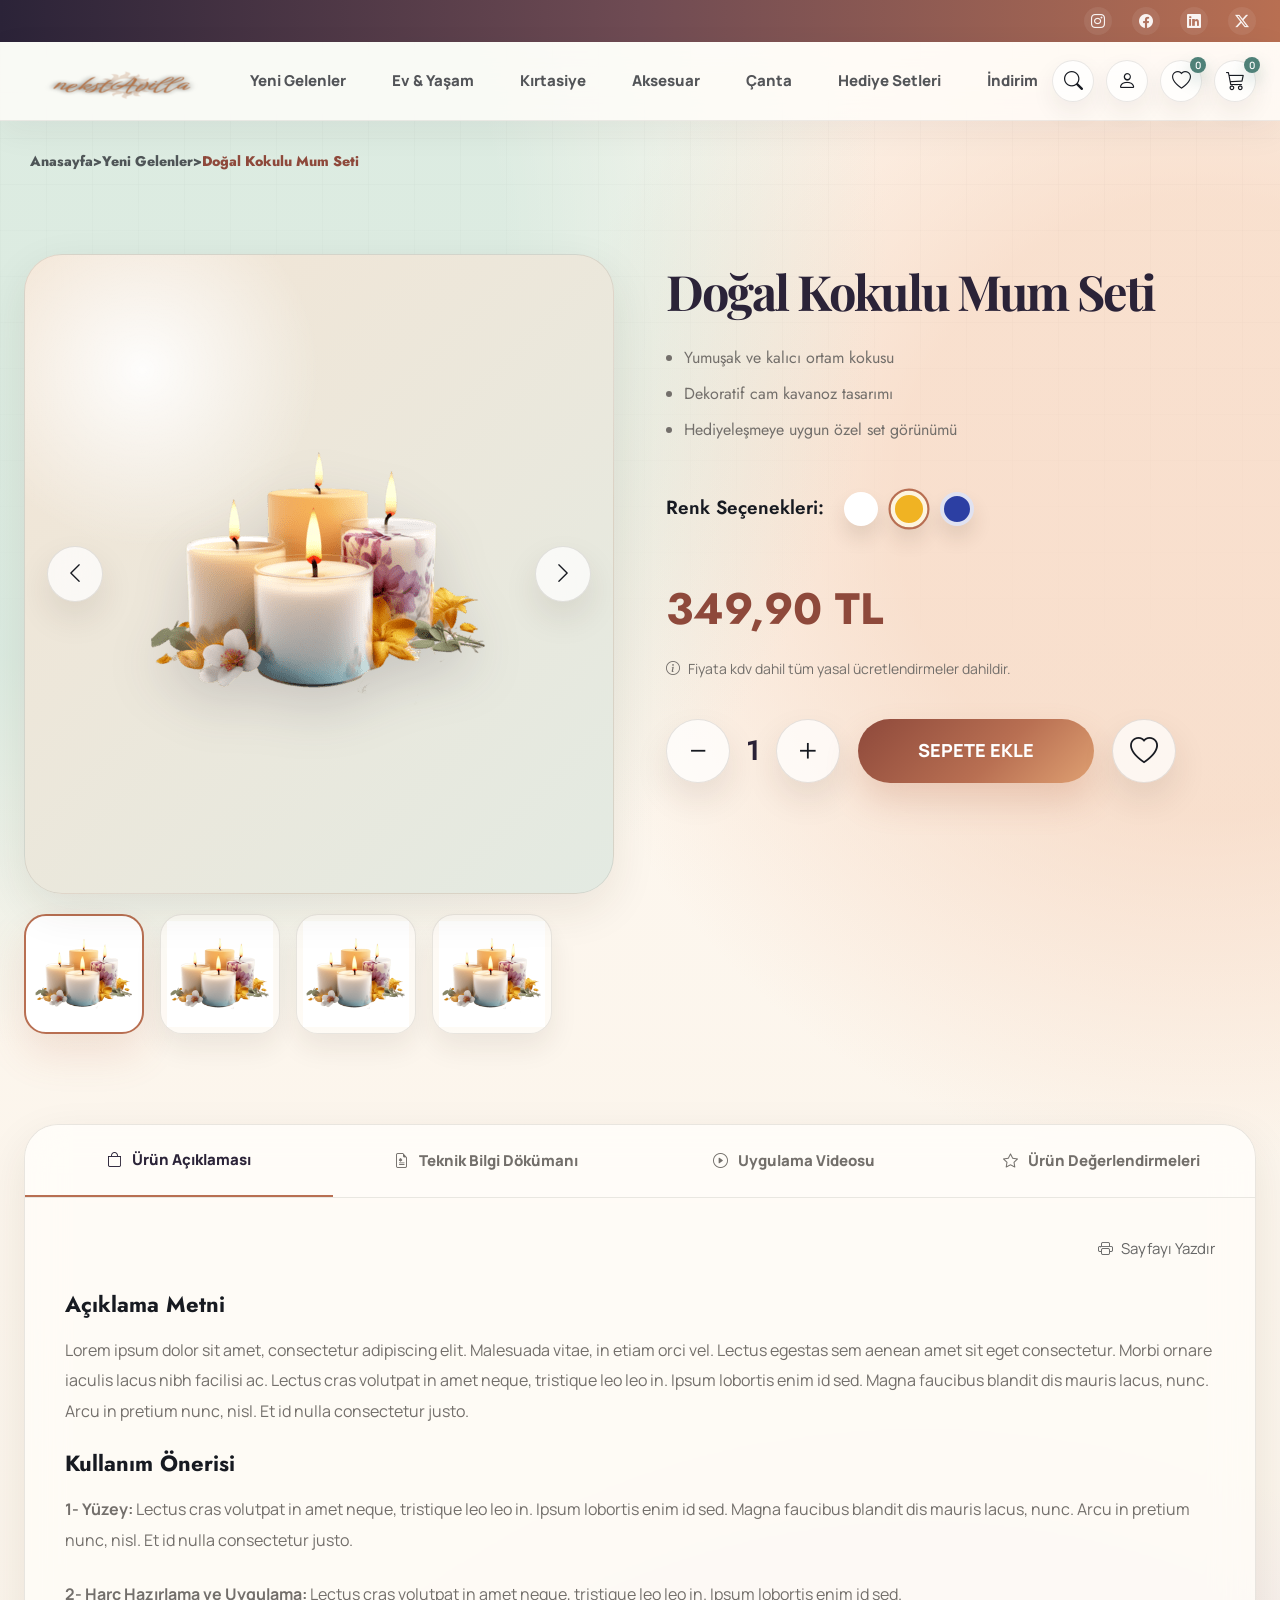
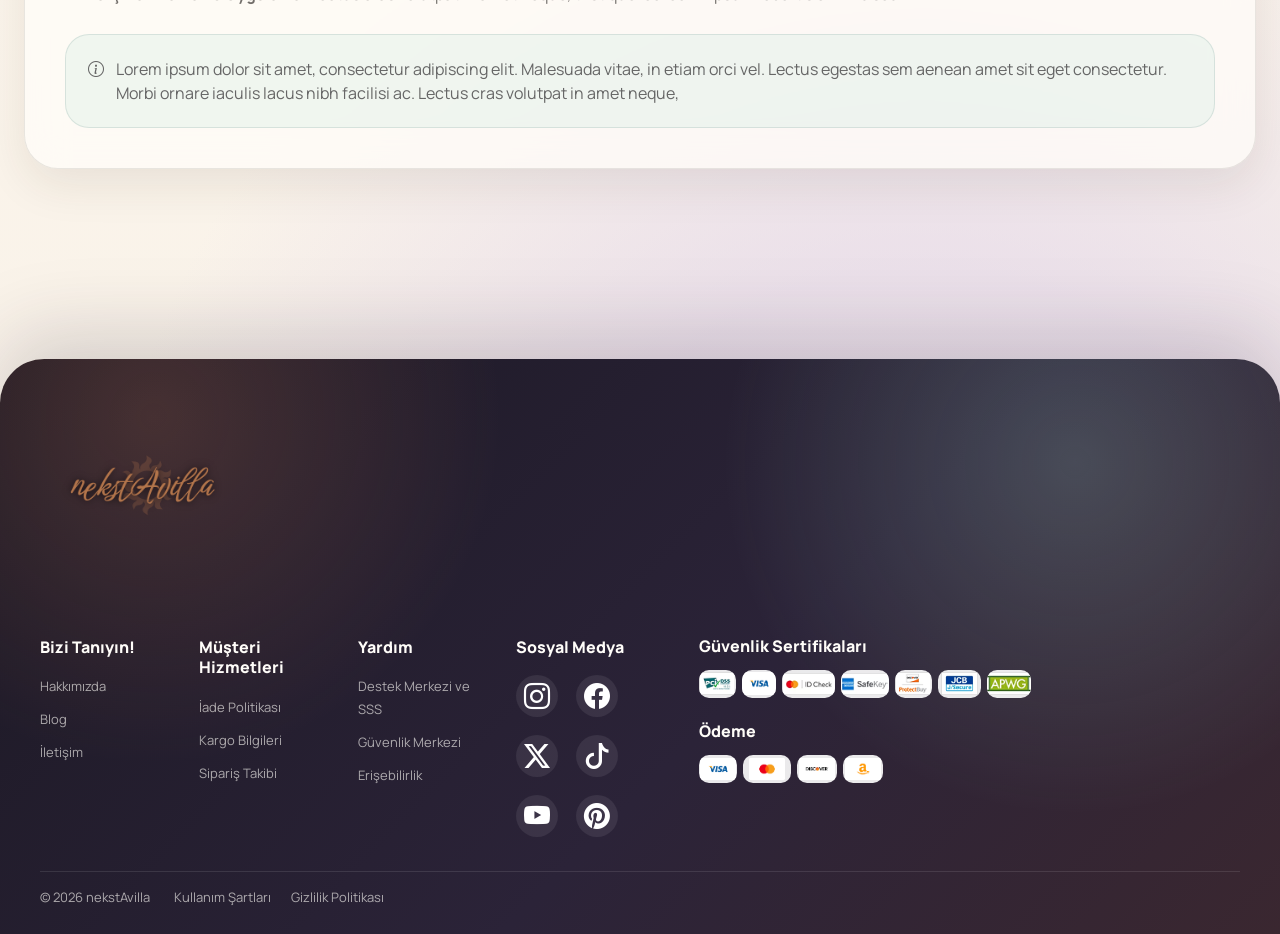
<file: ayakkabi-detay.html>
﻿<!doctype html>
<html lang="tr">

<head>
    <meta charset="UTF-8" />
    <meta name="viewport" content="width=device-width, initial-scale=1.0" />
    <title>nekstAvilla</title>
    <link href="https://cdn.jsdelivr.net/npm/bootstrap@5.3.3/dist/css/bootstrap.min.css" rel="stylesheet" />
    <link rel="stylesheet" href="https://cdn.jsdelivr.net/npm/bootstrap-icons@1.11.3/font/bootstrap-icons.min.css" />
    <link rel="stylesheet" href="style.css" />
    <link rel="preconnect" href="https://fonts.googleapis.com">
    <link rel="preconnect" href="https://fonts.gstatic.com" crossorigin>
    <link href="https://fonts.googleapis.com/css2?family=Jost:wght@400;500;600;700&display=swap" rel="stylesheet">
    <link rel="stylesheet" href="modern-ui.css" />
</head>

<body>
    <div class="top-bar">
        <div class="site-container">
            <div class="top-bar-inner d-flex align-items-center justify-content-end">
                <a href="#" class="top-bar-icon" aria-label="Instagram"><i class="bi bi-instagram"></i></a>
                <a href="#" class="top-bar-icon" aria-label="Facebook"><i class="bi bi-facebook"></i></a>
                <a href="#" class="top-bar-icon" aria-label="LinkedIn"><i class="bi bi-linkedin"></i></a>
                <a href="#" class="top-bar-icon" aria-label="X"><i class="bi bi-twitter-x"></i></a>
            </div>
        </div>
    </div>

    <header class="header-main">
        <div class="site-container">
            <nav class="navbar navbar-expand-xl p-0">
                <a class="navbar-brand" href="index.html">
                    <img src="images/logo.png" alt="nekstAvilla Logo" class="header-logo">
                </a>

                <div class="header-actions d-flex align-items-center">
                    <div class="header-icons d-flex align-items-center">
                        <a href="#" class="header-icon" aria-label="Ara"><i class="bi bi-search"></i></a>
                        <a href="hesabim.html" class="header-icon" aria-label="Hesabım">
                            <i class="bi bi-person"></i>
                        </a> <a href="favoriler.html" class="header-icon position-relative" aria-label="Favoriler">
                            <i class="bi bi-heart"></i>
                            <span class="icon-badge">0</span>
                        </a>
                        <a href="sepet.html" class="header-icon position-relative" aria-label="Sepet">
                            <i class="bi bi-cart3"></i>
                            <span class="icon-badge">0</span>
                        </a>
                    </div>

                    <button class="navbar-toggler border-0 shadow-none p-0" type="button" data-bs-toggle="collapse"
                        data-bs-target="#mainNavbar" aria-controls="mainNavbar" aria-expanded="false"
                        aria-label="Menüyü Aç/Kapat">
                        <span class="navbar-toggler-icon"></span>
                    </button>
                </div>

                <div class="collapse navbar-collapse" id="mainNavbar">
                    <ul class="navbar-nav align-items-xl-center">
                        <li class="nav-item"><a class="nav-link" href="yeni-gelenler.html">Yeni Gelenler</a></li>
                        <li class="nav-item"><a class="nav-link" href="#">Ev & Yaşam</a></li>
                        <li class="nav-item"><a class="nav-link" href="#">Kırtasiye</a></li>
                        <li class="nav-item"><a class="nav-link" href="#">Aksesuar</a></li>
                        <li class="nav-item"><a class="nav-link" href="#">Çanta</a></li>
                        <li class="nav-item"><a class="nav-link" href="#">Hediye Setleri</a></li>
                        <li class="nav-item"><a class="nav-link" href="#">İndirim</a></li>
                    </ul>
                </div>
            </nav>
        </div>
    </header>

    <div class="breadcrumb">
        <a href="index.html">Anasayfa</a> > <a href="yeni-gelenler.html">Yeni Gelenler</a> > <span>Doğal Kokulu Mum Seti

        </span>
    </div>

    <section class="product-detail-page" data-id="mekap-157" data-birim="adet" data-renk="Sarı">
        <div class="site-container">

            <div class="product-detail-grid">

                <!-- SOL -->
                <div class="product-gallery">

                    <!-- ANA GÖRSEL -->
                    <div class="product-main-image">

                        <button class="gallery-arrow gallery-prev">
                            <i class="bi bi-chevron-left"></i>
                        </button>

                        <img id="mainProductImage" src="images/ayakkabi.png" alt="Ürün">

                        <button class="gallery-arrow gallery-next">
                            <i class="bi bi-chevron-right"></i>
                        </button>

                    </div>

                    <!-- THUMBNAILS -->
                    <div class="gallery-thumbs">

                        <div class="thumb-item active" data-image="images/ayakkabi.png">
                            <img src="images/ayakkabi.png" alt="">
                        </div>

                        <div class="thumb-item" data-image="images/ayakkabi.png">
                            <img src="images/ayakkabi.png" alt="">
                        </div>

                        <div class="thumb-item" data-image="images/ayakkabi.png">
                            <img src="images/ayakkabi.png" alt="">
                        </div>

                        <div class="thumb-item" data-image="images/ayakkabi.png">
                            <img src="images/ayakkabi.png" alt="">
                        </div>

                    </div>

                </div>

                <!-- SAĞ -->
                <div class="product-summary">

                    <h1 class="product-detail-title">
                        Doğal Kokulu Mum Seti
                    </h1>

                    <ul class="product-feature-list">
                        <li>Yumuşak ve kalıcı ortam kokusu</li>
                        <li>Dekoratif cam kavanoz tasarımı</li>
                        <li>Hediyeleşmeye uygun özel set görünümü</li>
                    </ul>

                    <div class="product-colors">

                        <span class="product-option-title">
                            Renk Seçenekleri:
                        </span>

                        <div class="color-options">

                            <button class="color-item white"></button>
                            <button class="color-item yellow active"></button>
                            <button class="color-item blue "></button>



                        </div>

                    </div>

                    <div class="product-price-box">
                        349,90 TL
                    </div>

                    <p class="product-tax-info">
                        <i class="bi bi-info-circle"></i>
                        Fiyata kdv dahil tüm yasal ücretlendirmeler dahildir.
                    </p>

                    <div class="product-cart-row">

                        <div class="quantity-wrapper">

                            <button class="qty-box qty-minus">
                                −
                            </button>

                            <span class="qty-count" id="qtyCount">
                                1
                            </span>

                            <button class="qty-box qty-plus">
                                +
                            </button>

                        </div>

                        <button class="add-cart-btn">
                            SEPETE EKLE
                        </button>

                        <button class="wishlist-btn">
                            <i class="bi bi-heart"></i>
                        </button>

                    </div>

                </div>

            </div>

            <!-- TAB ALANI -->

            <div class="product-tabs-wrapper">

                <div class="product-tabs-header">

                    <button class="product-tab-btn active-dark">
                        <i class="bi bi-bag"></i>
                        Ürün Açıklaması
                    </button>

                    <button class="product-tab-btn">
                        <i class="bi bi-file-earmark-medical"></i>
                        Teknik Bilgi Dökümanı
                    </button>

                    <button class="product-tab-btn ">
                        <i class="bi bi-play-circle"></i>
                        Uygulama Videosu
                    </button>

                    <button class="product-tab-btn">
                        <i class="bi bi-star"></i>
                        Ürün Değerlendirmeleri
                    </button>

                </div>

                <div class="product-tab-content">

                    <div class="tab-print">
                        <i class="bi bi-printer"></i>
                        Sayfayı Yazdır
                    </div>

                    <h3>Açıklama Metni</h3>

                    <p>
                        Lorem ipsum dolor sit amet, consectetur adipiscing elit. Malesuada vitae, in etiam orci vel.
                        Lectus egestas sem aenean amet sit eget consectetur. Morbi ornare iaculis lacus nibh facilisi
                        ac. Lectus cras volutpat in amet neque, tristique leo leo in. Ipsum lobortis enim id sed. Magna
                        faucibus blandit dis mauris lacus, nunc. Arcu in pretium nunc, nisl. Et id nulla consectetur
                        justo.
                    </p>

                    <h3>Kullanım Önerisi</h3>

                    <p>
                        <strong>1- Yüzey:</strong>
                        Lectus cras volutpat in amet neque, tristique leo leo in. Ipsum lobortis enim id sed. Magna
                        faucibus blandit dis mauris lacus, nunc. Arcu in pretium nunc, nisl. Et id nulla consectetur
                        justo.
                    </p>

                    <p>
                        <strong>2- Harç Hazırlama ve Uygulama:</strong>
                        Lectus cras volutpat in amet neque, tristique leo leo in. Ipsum lobortis enim id sed.
                    </p>

                    <div class="product-note-box">

                        <i class="bi bi-info-circle"></i>

                        <span>
                            Lorem ipsum dolor sit amet, consectetur adipiscing elit. Malesuada vitae, in etiam orci vel.
                            Lectus egestas sem aenean amet sit eget consectetur. Morbi ornare iaculis lacus nibh
                            facilisi ac. Lectus cras volutpat in amet neque,
                        </span>

                    </div>

                </div>

            </div>

        </div>
    </section>


    <footer class="site-footer">
        <div class="site-footer-inner">
            <div class="site-footer-top">

                <div class="footer-brand-area">
                    <a href="index.html" class="footer-logo">
                        <img src="images/logo2.png" alt="Eticaretiz Logo">
                    </a>
                </div>

                <div class="footer-links-grid">
                    <div class="footer-col">
                        <h4>Bizi Tanıyın!</h4>
                        <a href="#">Hakkımızda</a>
                        <a href="#">Blog</a>
                        <a href="#">İletişim</a>
                    </div>

                    <div class="footer-col">
                        <h4>Müşteri Hizmetleri</h4>
                        <a href="#">İade Politikası</a>
                        <a href="#">Kargo Bilgileri</a>
                        <a href="#">Sipariş Takibi</a>
                    </div>

                    <div class="footer-col">
                        <h4>Yardım</h4>
                        <a href="#">Destek Merkezi ve SSS</a>
                        <a href="#">Güvenlik Merkezi</a>
                        <a href="#">Erişebilirlik</a>
                    </div>

                    <div class="footer-col footer-social-col">
                        <h4>Sosyal Medya</h4>
                        <div class="footer-socials">
                            <a href="#" aria-label="Instagram"><i class="bi bi-instagram"></i></a>
                            <a href="#" aria-label="Facebook"><i class="bi bi-facebook"></i></a>
                            <a href="#" aria-label="X"><i class="bi bi-twitter-x"></i></a>
                            <a href="#" aria-label="TikTok"><i class="bi bi-tiktok"></i></a>
                            <a href="#" aria-label="YouTube"><i class="bi bi-youtube"></i></a>
                            <a href="#" aria-label="Pinterest"><i class="bi bi-pinterest"></i></a>
                        </div>
                    </div>

                    <div class="footer-cert-payments">
                        <div class="footer-cert-block">
                            <h4>Güvenlik Sertifikaları</h4>

                            <div class="footer-logo-row footer-logo-row-security">
                                <span class="footer-logo-chip chip-pci">
                                    <img src="images/pci.png" alt="PCI DSS">
                                </span>

                                <span class="footer-logo-chip chip-visa-secure">
                                    <img src="images/visa.png" alt="Visa Secure">
                                </span>

                                <span class="footer-logo-chip chip-id">
                                    <img src="images/ID.png" alt="ID Check">
                                </span>

                                <span class="footer-logo-chip chip-safe">
                                    <img src="images/safe.png" alt="SafeKey">
                                </span>

                                <span class="footer-logo-chip chip-protect">
                                    <img src="images/protect.png" alt="ProtectBuy">
                                </span>

                                <span class="footer-logo-chip chip-jcb-secure">
                                    <img src="images/jcb.png" alt="JCB Secure">
                                </span>

                                <span class="footer-logo-chip chip-apwg">
                                    <img src="images/apwg.png" alt="APWG">
                                </span>
                            </div>
                        </div>

                        <div class="footer-cert-block">
                            <h4>Ödeme</h4>

                            <div class="footer-logo-row footer-logo-row-payment-top">
                                <span class="footer-logo-chip chip-visa2">
                                    <img src="images/visa2.png" alt="Visa">
                                </span>

                                <span class="footer-logo-chip chip-master">
                                    <img src="images/master.png" alt="Mastercard">
                                </span>



                                <span class="footer-logo-chip chip-disc">
                                    <img src="images/disc.png" alt="Discover">
                                </span>


                                <span class="footer-logo-chip chip-cash">
                                    <img src="images/cash.png" alt="Cash">
                                </span>
                            </div>

                        </div>
                    </div>
                </div>

            </div>

            <div class="site-footer-bottom">
                <div class="footer-bottom-left">
                    <p>© 2026 nekstAvilla</p>

                    <div class="footer-bottom-links">
                        <a href="#">Kullanım Şartları</a>
                        <a href="#">Gizlilik Politikası</a>
                    </div>
                </div>

                
            </div>
        </div>
    </footer>

    <script src="https://cdn.jsdelivr.net/npm/bootstrap@5.3.3/dist/js/bootstrap.bundle.min.js"></script>

    <script>
        /* =========================================
        KULLANICIYA ÖZEL SEPET / FAVORİ SİSTEMİ
        ========================================= */

        function aktifKullaniciGetir() {
            try {
                return JSON.parse(localStorage.getItem("aktifKullanici")) || null;
            } catch {
                return null;
            }
        }

        function aktifKullaniciIdGetir() {
            const aktifKullanici = aktifKullaniciGetir();
            return aktifKullanici ? aktifKullanici.id : null;
        }

        function sepetKeyGetir() {
            const userId = aktifKullaniciIdGetir();

            if (!userId) {
                return null;
            }

            return `sepet_${userId}`;
        }

        function favorilerKeyGetir() {
            const userId = aktifKullaniciIdGetir();

            if (!userId) {
                return null;
            }

            return `favoriler_${userId}`;
        }

        function sepetiGetir() {
            const sepetKey = sepetKeyGetir();

            if (!sepetKey) {
                return [];
            }

            try {
                return JSON.parse(localStorage.getItem(sepetKey)) || [];
            } catch {
                return [];
            }
        }

        function sepetiKaydet(sepet) {
            const sepetKey = sepetKeyGetir();

            if (!sepetKey) {
                return;
            }

            localStorage.setItem(sepetKey, JSON.stringify(sepet));
        }

        function sepetiTemizle() {
            const sepetKey = sepetKeyGetir();

            if (!sepetKey) {
                return;
            }

            localStorage.removeItem(sepetKey);
        }

        function favorileriGetir() {
            const favorilerKey = favorilerKeyGetir();

            if (!favorilerKey) {
                return [];
            }

            try {
                return JSON.parse(localStorage.getItem(favorilerKey)) || [];
            } catch {
                return [];
            }
        }

        function favorileriKaydet(favoriler) {
            const favorilerKey = favorilerKeyGetir();

            if (!favorilerKey) {
                return;
            }

            localStorage.setItem(favorilerKey, JSON.stringify(favoriler));
        }

        function favorileriTemizle() {
            const favorilerKey = favorilerKeyGetir();

            if (!favorilerKey) {
                return;
            }

            localStorage.removeItem(favorilerKey);
        }

        function sepetSayaciniGuncelle() {
            const sepetBadge = document.querySelector('a[href="sepet.html"] .icon-badge');

            if (!sepetBadge) return;

            if (!aktifKullaniciIdGetir()) {
                sepetBadge.innerText = "0";
                return;
            }

            const sepet = sepetiGetir();

            const toplamAdet = sepet.reduce((total, urun) => {
                return total + Number(urun.adet || 0);
            }, 0);

            sepetBadge.innerText = toplamAdet;
        }

        function favoriSayaciniGuncelle() {
            const favoriBadge = document.querySelector('a[href="favoriler.html"] .icon-badge');

            if (!favoriBadge) return;

            if (!aktifKullaniciIdGetir()) {
                favoriBadge.innerText = "0";
                return;
            }

            const favoriler = favorileriGetir();

            favoriBadge.innerText = favoriler.length;
        }

        document.addEventListener("DOMContentLoaded", function () {
            sepetSayaciniGuncelle();
            favoriSayaciniGuncelle();
        });
    </script>

    <script>

        const minusBtn = document.querySelector(".qty-minus");
        const plusBtn = document.querySelector(".qty-plus");
        const qtyCount = document.getElementById("qtyCount");

        let quantity = 1;

        plusBtn.addEventListener("click", () => {
            quantity++;
            qtyCount.textContent = quantity;
        });

        minusBtn.addEventListener("click", () => {

            if (quantity > 1) {
                quantity--;
                qtyCount.textContent = quantity;
            }

        });

    </script>

    <script>

        const mainImage = document.getElementById("mainProductImage");

        const thumbs = document.querySelectorAll(".thumb-item");

        const nextBtn = document.querySelector(".gallery-next");
        const prevBtn = document.querySelector(".gallery-prev");

        let currentIndex = 0;

        /* TÜM GÖRSELLER */

        const images = [

            "images/ayakkabi.png",
            "images/ayakkabi.png",
            "images/ayakkabi.png",
            "images/ayakkabi.png"

        ];

        /* ACTIVE GÜNCELLE */

        function updateGallery(index) {

            currentIndex = index;

            mainImage.src = images[currentIndex];

            thumbs.forEach((thumb) => {
                thumb.classList.remove("active");
            });

            thumbs[currentIndex].classList.add("active");

        }

        /* THUMB CLICK */

        thumbs.forEach((thumb, index) => {

            thumb.addEventListener("click", () => {
                updateGallery(index);
            });

        });

        /* NEXT */

        nextBtn.addEventListener("click", () => {

            currentIndex++;

            if (currentIndex >= images.length) {
                currentIndex = 0;
            }

            updateGallery(currentIndex);

        });

        /* PREV */

        prevBtn.addEventListener("click", () => {

            currentIndex--;

            if (currentIndex < 0) {
                currentIndex = images.length - 1;
            }

            updateGallery(currentIndex);

        });

    </script>

    <script>
        // --- 1. SEPET SAYACINI GÜNCELLEME FONKSİYONU ---
        function sepetSayaciniGuncelle() {
            // LocalStorage'dan sepeti al
            const sepet = JSON.parse(localStorage.getItem("sepet")) || [];

            // Toplam ürün adedini hesapla
            const toplamAdet = sepet.reduce((total, urun) => total + urun.adet, 0);

            // Senin HTML yapındaki tüm badge'leri seç (0: Favori, 1: Sepet)
            const badges = document.querySelectorAll(".header-icon .icon-badge");

            // Eğer ikinci badge (sepet) varsa içini güncelle
            if (badges.length > 1) {
                badges[1].innerText = toplamAdet;
            }
        }



        // --- 3. SAYFA YÜKLENDİĞİNDE SAYACI ÇALIŞTIR ---
        document.addEventListener("DOMContentLoaded", sepetSayaciniGuncelle);
    </script>

    <script>
        /* =========================================
        SEPET SAYACI
        ========================================= */

        function sepetSayaciniGuncelle() {
            const aktifKullanici = JSON.parse(localStorage.getItem("aktifKullanici")) || null;

            const sepetBadge = document.querySelector('a[href="sepet.html"] .icon-badge');

            if (!sepetBadge) return;

            if (!aktifKullanici) {
                sepetBadge.innerText = "0";
                return;
            }

            const sepet = JSON.parse(localStorage.getItem("sepet")) || [];

            const toplamAdet = sepet.reduce((total, urun) => {
                return total + Number(urun.adet || 0);
            }, 0);

            sepetBadge.innerText = toplamAdet;
        }

        /* =========================================
        FİYAT METNİNİ SAYIYA ÇEVİR
        ========================================= */

        function fiyatMetniniSayiyaCevir(fiyatText) {
            let temizFiyat = fiyatText
                .replace(/[^\d.,]/g, "")
                .trim();

            if (temizFiyat.includes(",") && temizFiyat.includes(".")) {
                temizFiyat = temizFiyat.replace(/\./g, "").replace(",", ".");
            } else if (temizFiyat.includes(",")) {
                temizFiyat = temizFiyat.replace(",", ".");
            }

            return parseFloat(temizFiyat) || 0;
        }

        /* =========================================
        ORTAK SEPETE EKLE
        ========================================= */

        function sepeteUrunEkle(yeniUrun) {
            let sepet = JSON.parse(localStorage.getItem("sepet")) || [];

            const varolanUrunIndex = sepet.findIndex((item) => {
                return item.id === yeniUrun.id;
            });

            if (varolanUrunIndex > -1) {
                sepet[varolanUrunIndex].adet += yeniUrun.adet;

                sepet[varolanUrunIndex].toplam =
                    sepet[varolanUrunIndex].adet * sepet[varolanUrunIndex].fiyat;
            } else {
                sepet.push(yeniUrun);
            }

            localStorage.setItem("sepet", JSON.stringify(sepet));

            sepetSayaciniGuncelle();
        }

        /* =========================================
        ÜRÜN DETAY SAYFASI - SEPETE EKLE
        ========================================= */

        const addCartBtn = document.querySelector(".add-cart-btn");

        if (addCartBtn) {
            addCartBtn.addEventListener("click", function () {
                if (!girisKontrolEt()) return;
                const productPage = document.querySelector(".product-detail-page");

                const urunId = productPage?.dataset.id;
                const urunBirim = productPage?.dataset.birim || "adet";
                const urunRenk = productPage?.dataset.renk || "Standart";

                const urunAd = document.querySelector(".product-detail-title")?.innerText.trim();
                const urunFiyatText = document.querySelector(".product-price-box")?.innerText.trim();
                const urunResim = document.getElementById("mainProductImage")?.getAttribute("src");
                const adet = parseInt(document.getElementById("qtyCount")?.innerText) || 1;

                if (!urunId || !urunAd || !urunFiyatText || !urunResim) {
                    console.warn("Ürün detay bilgisi eksik. Detay sayfasını kontrol et.");
                    return;
                }

                const fiyatSayi = fiyatMetniniSayiyaCevir(urunFiyatText);

                const yeniUrun = {
                    id: urunId,
                    ad: urunAd,
                    fiyat: fiyatSayi,
                    resim: urunResim,
                    adet: adet,
                    toplam: fiyatSayi * adet,
                    birim: urunBirim,
                    renk: urunRenk
                };

                sepeteUrunEkle(yeniUrun);

                const eskiText = addCartBtn.innerText;

                addCartBtn.innerText = "SEPETE EKLENDİ";

                setTimeout(() => {
                    addCartBtn.innerText = eskiText;
                }, 1000);
            });
        }

        document.addEventListener("DOMContentLoaded", sepetSayaciniGuncelle);
    </script>

    <script>
        /* =========================================
        FAVORİLER SİSTEMİ
        ========================================= */

        function favorileriGetir() {
            try {
                return JSON.parse(localStorage.getItem("favoriler")) || [];
            } catch {
                return [];
            }
        }

        function favorileriKaydet(favoriler) {
            localStorage.setItem("favoriler", JSON.stringify(favoriler));
        }

        function favoriSayaciniGuncelle() {
            const aktifKullanici = JSON.parse(localStorage.getItem("aktifKullanici")) || null;

            const favoriBadge = document.querySelector('a[href="favoriler.html"] .icon-badge');

            if (!favoriBadge) return;

            if (!aktifKullanici) {
                favoriBadge.innerText = "0";
                return;
            }

            const favoriler = JSON.parse(localStorage.getItem("favoriler")) || [];

            favoriBadge.innerText = favoriler.length;
        }

        function favoriFiyatMetniniSayiyaCevir(fiyatText) {
            let temizFiyat = fiyatText
                .replace(/[^\d.,]/g, "")
                .trim();

            if (temizFiyat.includes(",") && temizFiyat.includes(".")) {
                temizFiyat = temizFiyat.replace(/\./g, "").replace(",", ".");
            } else if (temizFiyat.includes(",")) {
                temizFiyat = temizFiyat.replace(",", ".");
            }

            return parseFloat(temizFiyat) || 0;
        }

        function favorideVarMi(id) {
            const favoriler = favorileriGetir();
            return favoriler.some((urun) => urun.id === id);
        }

        function favoriEkleCikar(urun) {
            let favoriler = favorileriGetir();

            const varolanIndex = favoriler.findIndex((item) => item.id === urun.id);

            if (varolanIndex > -1) {
                favoriler.splice(varolanIndex, 1);
            } else {
                favoriler.push(urun);
            }

            favorileriKaydet(favoriler);
            favoriSayaciniGuncelle();
            favoriButonlariniGuncelle();
        }

        function favoriButonlariniGuncelle() {
            const favoriler = favorileriGetir();

            document.querySelectorAll(".product-card").forEach((card) => {
                const id = card.dataset.id;
                const favBtn = card.querySelector(".product-fav");
                const favIcon = favBtn?.querySelector("i");

                if (!id || !favBtn || !favIcon) return;

                const aktifMi = favoriler.some((urun) => urun.id === id);

                if (aktifMi) {
                    favBtn.classList.add("active");
                    favIcon.className = "bi bi-heart-fill";
                } else {
                    favBtn.classList.remove("active");
                    favIcon.className = "bi bi-heart";
                }
            });

            const detailPage = document.querySelector(".product-detail-page");
            const wishlistBtn = document.querySelector(".wishlist-btn");
            const wishlistIcon = wishlistBtn?.querySelector("i");

            if (detailPage && wishlistBtn && wishlistIcon) {
                const id = detailPage.dataset.id;
                const aktifMi = favoriler.some((urun) => urun.id === id);

                if (aktifMi) {
                    wishlistBtn.classList.add("active");
                    wishlistIcon.className = "bi bi-heart-fill";
                } else {
                    wishlistBtn.classList.remove("active");
                    wishlistIcon.className = "bi bi-heart";
                }
            }
        }

        function karttanFavoriUrunOlustur(card) {
            const urunId = card.dataset.id;
            const urunBirim = card.dataset.birim || "adet";
            const urunRenk = card.dataset.renk || "Standart";

            const urunAd = card.querySelector("h3")?.innerText.trim();
            const urunKategori = card.querySelector(".product-category")?.innerText.trim() || "Ürün";
            const urunFiyatText = card.querySelector(".product-price")?.innerText.trim();
            const urunResim = card.querySelector(".product-image")?.getAttribute("src");

            if (!urunId || !urunAd || !urunFiyatText || !urunResim) {
                console.warn("Favori için ürün bilgisi eksik:", card);
                return null;
            }

            return {
                id: urunId,
                ad: urunAd,
                kategori: urunKategori,
                fiyat: favoriFiyatMetniniSayiyaCevir(urunFiyatText),
                resim: urunResim,
                birim: urunBirim,
                renk: urunRenk
            };
        }

        function detaydanFavoriUrunOlustur() {
            const detailPage = document.querySelector(".product-detail-page");

            if (!detailPage) return null;

            const urunId = detailPage.dataset.id;
            const urunBirim = detailPage.dataset.birim || "adet";
            const urunRenk = detailPage.dataset.renk || "Standart";

            const urunAd = document.querySelector(".product-detail-title")?.innerText.trim();
            const urunFiyatText = document.querySelector(".product-price-box")?.innerText.trim();
            const urunResim = document.getElementById("mainProductImage")?.getAttribute("src");

            if (!urunId || !urunAd || !urunFiyatText || !urunResim) {
                console.warn("Favori için ürün detay bilgisi eksik.");
                return null;
            }

            return {
                id: urunId,
                ad: urunAd,
                kategori: "Ürün",
                fiyat: favoriFiyatMetniniSayiyaCevir(urunFiyatText),
                resim: urunResim,
                birim: urunBirim,
                renk: urunRenk
            };
        }

        document.addEventListener("click", function (e) {
            const productFavBtn = e.target.closest(".product-fav");

            if (productFavBtn) {
                e.preventDefault();

                const card = productFavBtn.closest(".product-card");
                const urun = karttanFavoriUrunOlustur(card);

                if (urun) {
                    favoriEkleCikar(urun);
                }

                return;
            }

            const wishlistBtn = e.target.closest(".wishlist-btn");

            if (wishlistBtn) {
                e.preventDefault();

                if (!girisKontrolEt()) return;

                const urun = detaydanFavoriUrunOlustur();

                if (urun) {
                    favoriEkleCikar(urun);
                }
            }
        });

        document.addEventListener("DOMContentLoaded", function () {
            favoriSayaciniGuncelle();
            favoriButonlariniGuncelle();
        });
    </script>

    <script>
        /* =========================================
        GİRİŞ KONTROLÜ
        ========================================= */

        function aktifKullaniciVarMi() {
            const aktifKullanici = JSON.parse(localStorage.getItem("aktifKullanici")) || null;
            return aktifKullanici !== null;
        }

        function girisSayfasinaYonlendir() {
            const mevcutSayfa = window.location.pathname.split("/").pop() || "index.html";
            window.location.href = `giris.html?next=${mevcutSayfa}`;
        }

        function girisKontrolEt() {
            if (!aktifKullaniciVarMi()) {
                girisSayfasinaYonlendir();
                return false;
            }

            return true;
        }
    </script>

    <script src="modern-ui.js"></script>
</body>

</html>
</file>
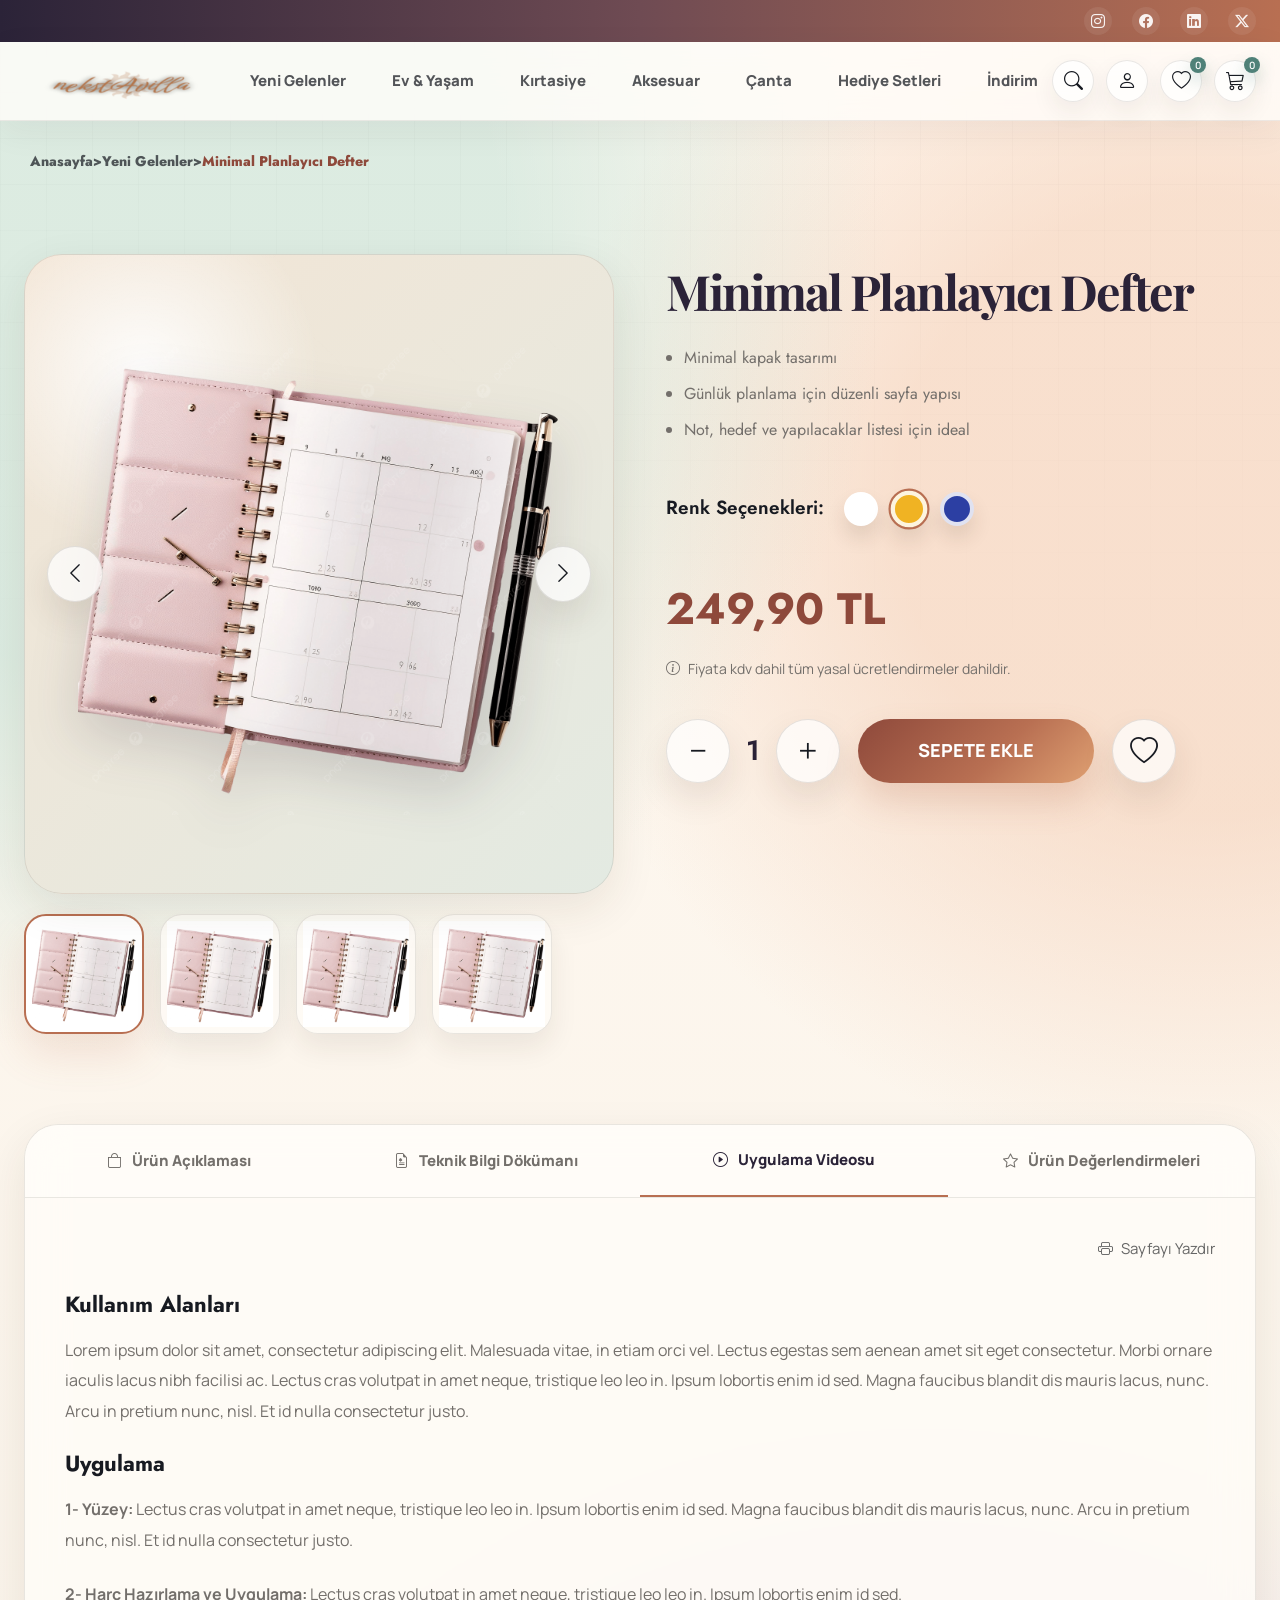
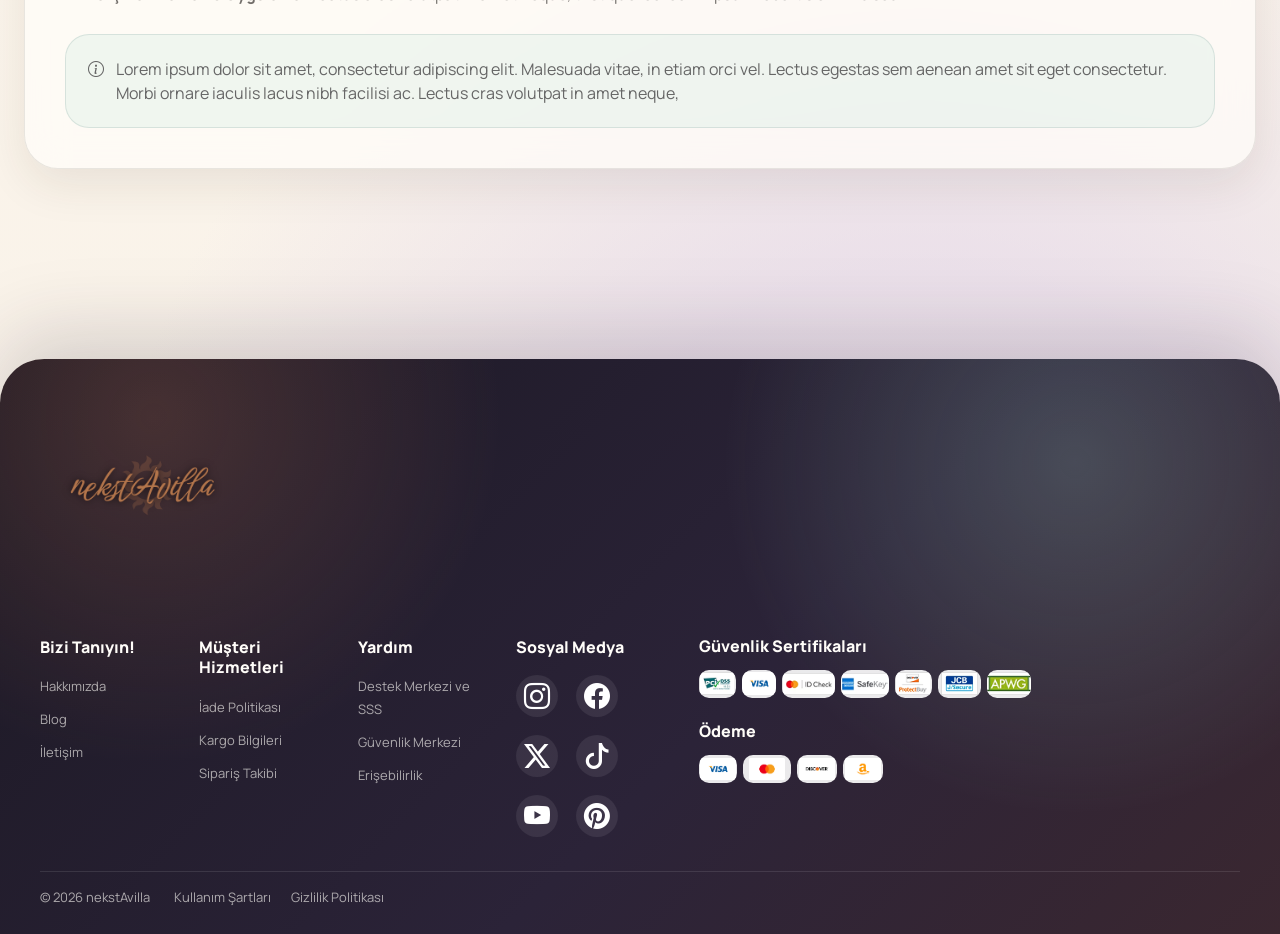
<file: defter.html>
﻿<!doctype html>
<html lang="tr">

<head>
    <meta charset="UTF-8" />
    <meta name="viewport" content="width=device-width, initial-scale=1.0" />
    <title>nekstAvilla</title>
    <link href="https://cdn.jsdelivr.net/npm/bootstrap@5.3.3/dist/css/bootstrap.min.css" rel="stylesheet" />
    <link rel="stylesheet" href="https://cdn.jsdelivr.net/npm/bootstrap-icons@1.11.3/font/bootstrap-icons.min.css" />
    <link rel="stylesheet" href="style.css" />
    <link rel="preconnect" href="https://fonts.googleapis.com">
    <link rel="preconnect" href="https://fonts.gstatic.com" crossorigin>
    <link href="https://fonts.googleapis.com/css2?family=Jost:wght@400;500;600;700&display=swap" rel="stylesheet">
    <link rel="stylesheet" href="modern-ui.css" />
</head>

<body>
    <div class="top-bar">
        <div class="site-container">
            <div class="top-bar-inner d-flex align-items-center justify-content-end">
                <a href="#" class="top-bar-icon" aria-label="Instagram"><i class="bi bi-instagram"></i></a>
                <a href="#" class="top-bar-icon" aria-label="Facebook"><i class="bi bi-facebook"></i></a>
                <a href="#" class="top-bar-icon" aria-label="LinkedIn"><i class="bi bi-linkedin"></i></a>
                <a href="#" class="top-bar-icon" aria-label="X"><i class="bi bi-twitter-x"></i></a>
            </div>
        </div>
    </div>

    <header class="header-main">
        <div class="site-container">
            <nav class="navbar navbar-expand-xl p-0">
                <a class="navbar-brand" href="index.html">
                    <img src="images/logo.png" alt="nekstAvilla Logo" class="header-logo">
                </a>

                <div class="header-actions d-flex align-items-center">
                    <div class="header-icons d-flex align-items-center">
                        <a href="#" class="header-icon" aria-label="Ara"><i class="bi bi-search"></i></a>
                        <a href="hesabim.html" class="header-icon" aria-label="Hesabım">
                            <i class="bi bi-person"></i>
                        </a> <a href="favoriler.html" class="header-icon position-relative" aria-label="Favoriler">
                            <i class="bi bi-heart"></i>
                            <span class="icon-badge">0</span>
                        </a>
                        <a href="sepet.html" class="header-icon position-relative" aria-label="Sepet">
                            <i class="bi bi-cart3"></i>
                            <span class="icon-badge">0</span>
                        </a>
                    </div>

                    <button class="navbar-toggler border-0 shadow-none p-0" type="button" data-bs-toggle="collapse"
                        data-bs-target="#mainNavbar" aria-controls="mainNavbar" aria-expanded="false"
                        aria-label="Menüyü Aç/Kapat">
                        <span class="navbar-toggler-icon"></span>
                    </button>
                </div>

                <div class="collapse navbar-collapse" id="mainNavbar">
                    <ul class="navbar-nav align-items-xl-center">
                        <li class="nav-item"><a class="nav-link" href="yeni-gelenler.html">Yeni Gelenler</a></li>
                        <li class="nav-item"><a class="nav-link" href="#">Ev & Yaşam</a></li>
                        <li class="nav-item"><a class="nav-link" href="#">Kırtasiye</a></li>
                        <li class="nav-item"><a class="nav-link" href="#">Aksesuar</a></li>
                        <li class="nav-item"><a class="nav-link" href="#">Çanta</a></li>
                        <li class="nav-item"><a class="nav-link" href="#">Hediye Setleri</a></li>
                        <li class="nav-item"><a class="nav-link" href="#">İndirim</a></li>
                    </ul>
                </div>
            </nav>
        </div>
    </header>

    <div class="breadcrumb">
        <a href="index.html">Anasayfa</a> > <a href="yeni-gelenler.html">Yeni Gelenler</a> > <span>Minimal Planlayıcı
            Defter

        </span>
    </div>

    <section class="product-detail-page" data-id="delta-plus-nirex-ve801-eldiven" data-birim="adet"
        data-renk="Standart">
        <div class="site-container">

            <div class="product-detail-grid">

                <!-- SOL -->
                <div class="product-gallery">

                    <!-- ANA GÖRSEL -->
                    <div class="product-main-image">

                        <button class="gallery-arrow gallery-prev">
                            <i class="bi bi-chevron-left"></i>
                        </button>

                        <img id="mainProductImage" src="images/eldiven.png" alt="Ürün">

                        <button class="gallery-arrow gallery-next">
                            <i class="bi bi-chevron-right"></i>
                        </button>

                    </div>

                    <!-- THUMBNAILS -->
                    <div class="gallery-thumbs">

                        <div class="thumb-item active" data-image="images/eldiven.png">
                            <img src="images/eldiven.png" alt="">
                        </div>

                        <div class="thumb-item" data-image="images/eldiven2.png">
                            <img src="images/eldiven.png" alt="">
                        </div>

                        <div class="thumb-item" data-image="images/eldiven3.png">
                            <img src="images/eldiven.png" alt="">
                        </div>

                        <div class="thumb-item" data-image="images/eldiven4.png">
                            <img src="images/eldiven.png" alt="">
                        </div>

                    </div>

                </div>

                <!-- SAĞ -->
                <div class="product-summary">

                    <h1 class="product-detail-title">
                        Minimal Planlayıcı Defter
                    </h1>

                    <ul class="product-feature-list">
                        <li>Minimal kapak tasarımı</li>
                        <li>Günlük planlama için düzenli sayfa yapısı</li>
                        <li>Not, hedef ve yapılacaklar listesi için ideal</li>
                    </ul>

                    <div class="product-colors">

                        <span class="product-option-title">
                            Renk Seçenekleri:
                        </span>

                        <div class="color-options">

                            <button class="color-item white"></button>
                            <button class="color-item yellow active"></button>
                            <button class="color-item blue "></button>


                        </div>

                    </div>

                    <div class="product-price-box">
                        249,90 TL
                    </div>

                    <p class="product-tax-info">
                        <i class="bi bi-info-circle"></i>
                        Fiyata kdv dahil tüm yasal ücretlendirmeler dahildir.
                    </p>

                    <div class="product-cart-row">

                        <div class="quantity-wrapper">

                            <button class="qty-box qty-minus">
                                −
                            </button>

                            <span class="qty-count" id="qtyCount">
                                1
                            </span>

                            <button class="qty-box qty-plus">
                                +
                            </button>

                        </div>

                        <button class="add-cart-btn">
                            SEPETE EKLE
                        </button>

                        <button class="wishlist-btn">
                            <i class="bi bi-heart"></i>
                        </button>

                    </div>

                </div>

            </div>

            <!-- TAB ALANI -->

            <div class="product-tabs-wrapper">

                <div class="product-tabs-header">

                    <button class="product-tab-btn active">
                        <i class="bi bi-bag"></i>
                        Ürün Açıklaması
                    </button>

                    <button class="product-tab-btn">
                        <i class="bi bi-file-earmark-medical"></i>
                        Teknik Bilgi Dökümanı
                    </button>

                    <button class="product-tab-btn active-dark">
                        <i class="bi bi-play-circle"></i>
                        Uygulama Videosu
                    </button>

                    <button class="product-tab-btn">
                        <i class="bi bi-star"></i>
                        Ürün Değerlendirmeleri
                    </button>

                </div>

                <div class="product-tab-content">

                    <div class="tab-print">
                        <i class="bi bi-printer"></i>
                        Sayfayı Yazdır
                    </div>

                    <h3>Kullanım Alanları</h3>

                    <p>
                        Lorem ipsum dolor sit amet, consectetur adipiscing elit. Malesuada vitae, in etiam orci vel.
                        Lectus egestas sem aenean amet sit eget consectetur. Morbi ornare iaculis lacus nibh facilisi
                        ac. Lectus cras volutpat in amet neque, tristique leo leo in. Ipsum lobortis enim id sed. Magna
                        faucibus blandit dis mauris lacus, nunc. Arcu in pretium nunc, nisl. Et id nulla consectetur
                        justo.
                    </p>

                    <h3>Uygulama</h3>

                    <p>
                        <strong>1- Yüzey:</strong>
                        Lectus cras volutpat in amet neque, tristique leo leo in. Ipsum lobortis enim id sed. Magna
                        faucibus blandit dis mauris lacus, nunc. Arcu in pretium nunc, nisl. Et id nulla consectetur
                        justo.
                    </p>

                    <p>
                        <strong>2- Harç Hazırlama ve Uygulama:</strong>
                        Lectus cras volutpat in amet neque, tristique leo leo in. Ipsum lobortis enim id sed.
                    </p>

                    <div class="product-note-box">

                        <i class="bi bi-info-circle"></i>

                        <span>
                            Lorem ipsum dolor sit amet, consectetur adipiscing elit. Malesuada vitae, in etiam orci vel.
                            Lectus egestas sem aenean amet sit eget consectetur. Morbi ornare iaculis lacus nibh
                            facilisi ac. Lectus cras volutpat in amet neque,
                        </span>

                    </div>

                </div>

            </div>

        </div>
    </section>


    <footer class="site-footer">
        <div class="site-footer-inner">
            <div class="site-footer-top">

                <div class="footer-brand-area">
                    <a href="index.html" class="footer-logo">
                        <img src="images/logo2.png" alt="Eticaretiz Logo">
                    </a>
                </div>

                <div class="footer-links-grid">
                    <div class="footer-col">
                        <h4>Bizi Tanıyın!</h4>
                        <a href="#">Hakkımızda</a>
                        <a href="#">Blog</a>
                        <a href="#">İletişim</a>
                    </div>

                    <div class="footer-col">
                        <h4>Müşteri Hizmetleri</h4>
                        <a href="#">İade Politikası</a>
                        <a href="#">Kargo Bilgileri</a>
                        <a href="#">Sipariş Takibi</a>
                    </div>

                    <div class="footer-col">
                        <h4>Yardım</h4>
                        <a href="#">Destek Merkezi ve SSS</a>
                        <a href="#">Güvenlik Merkezi</a>
                        <a href="#">Erişebilirlik</a>
                    </div>

                    <div class="footer-col footer-social-col">
                        <h4>Sosyal Medya</h4>
                        <div class="footer-socials">
                            <a href="#" aria-label="Instagram"><i class="bi bi-instagram"></i></a>
                            <a href="#" aria-label="Facebook"><i class="bi bi-facebook"></i></a>
                            <a href="#" aria-label="X"><i class="bi bi-twitter-x"></i></a>
                            <a href="#" aria-label="TikTok"><i class="bi bi-tiktok"></i></a>
                            <a href="#" aria-label="YouTube"><i class="bi bi-youtube"></i></a>
                            <a href="#" aria-label="Pinterest"><i class="bi bi-pinterest"></i></a>
                        </div>
                    </div>

                    <div class="footer-cert-payments">
                        <div class="footer-cert-block">
                            <h4>Güvenlik Sertifikaları</h4>

                            <div class="footer-logo-row footer-logo-row-security">
                                <span class="footer-logo-chip chip-pci">
                                    <img src="images/pci.png" alt="PCI DSS">
                                </span>

                                <span class="footer-logo-chip chip-visa-secure">
                                    <img src="images/visa.png" alt="Visa Secure">
                                </span>

                                <span class="footer-logo-chip chip-id">
                                    <img src="images/ID.png" alt="ID Check">
                                </span>

                                <span class="footer-logo-chip chip-safe">
                                    <img src="images/safe.png" alt="SafeKey">
                                </span>

                                <span class="footer-logo-chip chip-protect">
                                    <img src="images/protect.png" alt="ProtectBuy">
                                </span>

                                <span class="footer-logo-chip chip-jcb-secure">
                                    <img src="images/jcb.png" alt="JCB Secure">
                                </span>

                                <span class="footer-logo-chip chip-apwg">
                                    <img src="images/apwg.png" alt="APWG">
                                </span>
                            </div>
                        </div>

                        <div class="footer-cert-block">
                            <h4>Ödeme</h4>

                            <div class="footer-logo-row footer-logo-row-payment-top">
                                <span class="footer-logo-chip chip-visa2">
                                    <img src="images/visa2.png" alt="Visa">
                                </span>

                                <span class="footer-logo-chip chip-master">
                                    <img src="images/master.png" alt="Mastercard">
                                </span>



                                <span class="footer-logo-chip chip-disc">
                                    <img src="images/disc.png" alt="Discover">
                                </span>


                                <span class="footer-logo-chip chip-cash">
                                    <img src="images/cash.png" alt="Cash">
                                </span>
                            </div>

                        </div>
                    </div>
                </div>

            </div>

            <div class="site-footer-bottom">
                <div class="footer-bottom-left">
                    <p>© 2026 nekstAvilla</p>

                    <div class="footer-bottom-links">
                        <a href="#">Kullanım Şartları</a>
                        <a href="#">Gizlilik Politikası</a>
                    </div>
                </div>


            </div>
        </div>
    </footer>
    <script src="https://cdn.jsdelivr.net/npm/bootstrap@5.3.3/dist/js/bootstrap.bundle.min.js"></script>

    <script>
        /* =========================================
        KULLANICIYA ÖZEL SEPET / FAVORİ SİSTEMİ
        ========================================= */

        function aktifKullaniciGetir() {
            try {
                return JSON.parse(localStorage.getItem("aktifKullanici")) || null;
            } catch {
                return null;
            }
        }

        function aktifKullaniciIdGetir() {
            const aktifKullanici = aktifKullaniciGetir();
            return aktifKullanici ? aktifKullanici.id : null;
        }

        function sepetKeyGetir() {
            const userId = aktifKullaniciIdGetir();

            if (!userId) {
                return null;
            }

            return `sepet_${userId}`;
        }

        function favorilerKeyGetir() {
            const userId = aktifKullaniciIdGetir();

            if (!userId) {
                return null;
            }

            return `favoriler_${userId}`;
        }

        function sepetiGetir() {
            const sepetKey = sepetKeyGetir();

            if (!sepetKey) {
                return [];
            }

            try {
                return JSON.parse(localStorage.getItem(sepetKey)) || [];
            } catch {
                return [];
            }
        }

        function sepetiKaydet(sepet) {
            const sepetKey = sepetKeyGetir();

            if (!sepetKey) {
                return;
            }

            localStorage.setItem(sepetKey, JSON.stringify(sepet));
        }

        function sepetiTemizle() {
            const sepetKey = sepetKeyGetir();

            if (!sepetKey) {
                return;
            }

            localStorage.removeItem(sepetKey);
        }

        function favorileriGetir() {
            const favorilerKey = favorilerKeyGetir();

            if (!favorilerKey) {
                return [];
            }

            try {
                return JSON.parse(localStorage.getItem(favorilerKey)) || [];
            } catch {
                return [];
            }
        }

        function favorileriKaydet(favoriler) {
            const favorilerKey = favorilerKeyGetir();

            if (!favorilerKey) {
                return;
            }

            localStorage.setItem(favorilerKey, JSON.stringify(favoriler));
        }

        function favorileriTemizle() {
            const favorilerKey = favorilerKeyGetir();

            if (!favorilerKey) {
                return;
            }

            localStorage.removeItem(favorilerKey);
        }

        function sepetSayaciniGuncelle() {
            const sepetBadge = document.querySelector('a[href="sepet.html"] .icon-badge');

            if (!sepetBadge) return;

            if (!aktifKullaniciIdGetir()) {
                sepetBadge.innerText = "0";
                return;
            }

            const sepet = sepetiGetir();

            const toplamAdet = sepet.reduce((total, urun) => {
                return total + Number(urun.adet || 0);
            }, 0);

            sepetBadge.innerText = toplamAdet;
        }

        function favoriSayaciniGuncelle() {
            const favoriBadge = document.querySelector('a[href="favoriler.html"] .icon-badge');

            if (!favoriBadge) return;

            if (!aktifKullaniciIdGetir()) {
                favoriBadge.innerText = "0";
                return;
            }

            const favoriler = favorileriGetir();

            favoriBadge.innerText = favoriler.length;
        }

        document.addEventListener("DOMContentLoaded", function () {
            sepetSayaciniGuncelle();
            favoriSayaciniGuncelle();
        });
    </script>

    <script>

        const minusBtn = document.querySelector(".qty-minus");
        const plusBtn = document.querySelector(".qty-plus");
        const qtyCount = document.getElementById("qtyCount");

        let quantity = 1;

        plusBtn.addEventListener("click", () => {
            quantity++;
            qtyCount.textContent = quantity;
        });

        minusBtn.addEventListener("click", () => {

            if (quantity > 1) {
                quantity--;
                qtyCount.textContent = quantity;
            }

        });

    </script>

    <script>

        const mainImage = document.getElementById("mainProductImage");

        const thumbs = document.querySelectorAll(".thumb-item");

        const nextBtn = document.querySelector(".gallery-next");
        const prevBtn = document.querySelector(".gallery-prev");

        let currentIndex = 0;

        /* TÜM GÖRSELLER */

        const images = [

            "images/eldiven.png",
            "images/eldiven.png",
            "images/eldiven.png",
            "images/eldiven.png"

        ];

        /* ACTIVE GÜNCELLE */

        function updateGallery(index) {

            currentIndex = index;

            mainImage.src = images[currentIndex];

            thumbs.forEach((thumb) => {
                thumb.classList.remove("active");
            });

            thumbs[currentIndex].classList.add("active");

        }

        /* THUMB CLICK */

        thumbs.forEach((thumb, index) => {

            thumb.addEventListener("click", () => {
                updateGallery(index);
            });

        });

        /* NEXT */

        nextBtn.addEventListener("click", () => {

            currentIndex++;

            if (currentIndex >= images.length) {
                currentIndex = 0;
            }

            updateGallery(currentIndex);

        });

        /* PREV */

        prevBtn.addEventListener("click", () => {

            currentIndex--;

            if (currentIndex < 0) {
                currentIndex = images.length - 1;
            }

            updateGallery(currentIndex);

        });

    </script>


    <script>
        // --- 1. SEPET SAYACINI GÜNCELLEME FONKSİYONU ---
        function sepetSayaciniGuncelle() {
            // LocalStorage'dan sepeti al
            const sepet = JSON.parse(localStorage.getItem("sepet")) || [];

            // Toplam ürün adedini hesapla
            const toplamAdet = sepet.reduce((total, urun) => total + urun.adet, 0);

            // Senin HTML yapındaki tüm badge'leri seç (0: Favori, 1: Sepet)
            const badges = document.querySelectorAll(".header-icon .icon-badge");

            // Eğer ikinci badge (sepet) varsa içini güncelle
            if (badges.length > 1) {
                badges[1].innerText = toplamAdet;
            }
        }


        // --- 3. SAYFA YÜKLENDİĞİNDE SAYACI ÇALIŞTIR ---
        document.addEventListener("DOMContentLoaded", sepetSayaciniGuncelle);
    </script>


    <script>
        /* =========================================
        SEPET SAYACI
        ========================================= */

        function sepetSayaciniGuncelle() {
            const aktifKullanici = JSON.parse(localStorage.getItem("aktifKullanici")) || null;

            const sepetBadge = document.querySelector('a[href="sepet.html"] .icon-badge');

            if (!sepetBadge) return;

            if (!aktifKullanici) {
                sepetBadge.innerText = "0";
                return;
            }

            const sepet = JSON.parse(localStorage.getItem("sepet")) || [];

            const toplamAdet = sepet.reduce((total, urun) => {
                return total + Number(urun.adet || 0);
            }, 0);

            sepetBadge.innerText = toplamAdet;
        }
        /* =========================================
        FİYAT METNİNİ SAYIYA ÇEVİR
        ========================================= */

        function fiyatMetniniSayiyaCevir(fiyatText) {
            let temizFiyat = fiyatText
                .replace(/[^\d.,]/g, "")
                .trim();

            if (temizFiyat.includes(",") && temizFiyat.includes(".")) {
                temizFiyat = temizFiyat.replace(/\./g, "").replace(",", ".");
            } else if (temizFiyat.includes(",")) {
                temizFiyat = temizFiyat.replace(",", ".");
            }

            return parseFloat(temizFiyat) || 0;
        }

        /* =========================================
        ORTAK SEPETE EKLE
        ========================================= */

        function sepeteUrunEkle(yeniUrun) {
            let sepet = JSON.parse(localStorage.getItem("sepet")) || [];

            const varolanUrunIndex = sepet.findIndex((item) => {
                return item.id === yeniUrun.id;
            });

            if (varolanUrunIndex > -1) {
                sepet[varolanUrunIndex].adet += yeniUrun.adet;

                sepet[varolanUrunIndex].toplam =
                    sepet[varolanUrunIndex].adet * sepet[varolanUrunIndex].fiyat;
            } else {
                sepet.push(yeniUrun);
            }

            localStorage.setItem("sepet", JSON.stringify(sepet));

            sepetSayaciniGuncelle();
        }

        /* =========================================
        ÜRÜN DETAY SAYFASI - SEPETE EKLE
        ========================================= */

        const addCartBtn = document.querySelector(".add-cart-btn");

        if (addCartBtn) {
            addCartBtn.addEventListener("click", function () {
                if (!girisKontrolEt()) return;
                const productPage = document.querySelector(".product-detail-page");

                const urunId = productPage?.dataset.id;
                const urunBirim = productPage?.dataset.birim || "adet";
                const urunRenk = productPage?.dataset.renk || "Standart";

                const urunAd = document.querySelector(".product-detail-title")?.innerText.trim();
                const urunFiyatText = document.querySelector(".product-price-box")?.innerText.trim();
                const urunResim = document.getElementById("mainProductImage")?.getAttribute("src");
                const adet = parseInt(document.getElementById("qtyCount")?.innerText) || 1;

                if (!urunId || !urunAd || !urunFiyatText || !urunResim) {
                    console.warn("Ürün detay bilgisi eksik. Detay sayfasını kontrol et.");
                    return;
                }

                const fiyatSayi = fiyatMetniniSayiyaCevir(urunFiyatText);

                const yeniUrun = {
                    id: urunId,
                    ad: urunAd,
                    fiyat: fiyatSayi,
                    resim: urunResim,
                    adet: adet,
                    toplam: fiyatSayi * adet,
                    birim: urunBirim,
                    renk: urunRenk
                };

                sepeteUrunEkle(yeniUrun);

                const eskiText = addCartBtn.innerText;

                addCartBtn.innerText = "SEPETE EKLENDİ";

                setTimeout(() => {
                    addCartBtn.innerText = eskiText;
                }, 1000);
            });
        }

        document.addEventListener("DOMContentLoaded", sepetSayaciniGuncelle);
    </script>


    <script>
        /* =========================================
        FAVORİLER SİSTEMİ
        ========================================= */

        function favorileriGetir() {
            try {
                return JSON.parse(localStorage.getItem("favoriler")) || [];
            } catch {
                return [];
            }
        }

        function favorileriKaydet(favoriler) {
            localStorage.setItem("favoriler", JSON.stringify(favoriler));
        }

        function favoriSayaciniGuncelle() {
            const aktifKullanici = JSON.parse(localStorage.getItem("aktifKullanici")) || null;

            const favoriBadge = document.querySelector('a[href="favoriler.html"] .icon-badge');

            if (!favoriBadge) return;

            if (!aktifKullanici) {
                favoriBadge.innerText = "0";
                return;
            }

            const favoriler = JSON.parse(localStorage.getItem("favoriler")) || [];

            favoriBadge.innerText = favoriler.length;
        }
        function favoriFiyatMetniniSayiyaCevir(fiyatText) {
            let temizFiyat = fiyatText
                .replace(/[^\d.,]/g, "")
                .trim();

            if (temizFiyat.includes(",") && temizFiyat.includes(".")) {
                temizFiyat = temizFiyat.replace(/\./g, "").replace(",", ".");
            } else if (temizFiyat.includes(",")) {
                temizFiyat = temizFiyat.replace(",", ".");
            }

            return parseFloat(temizFiyat) || 0;
        }

        function favorideVarMi(id) {
            const favoriler = favorileriGetir();
            return favoriler.some((urun) => urun.id === id);
        }

        function favoriEkleCikar(urun) {
            let favoriler = favorileriGetir();

            const varolanIndex = favoriler.findIndex((item) => item.id === urun.id);

            if (varolanIndex > -1) {
                favoriler.splice(varolanIndex, 1);
            } else {
                favoriler.push(urun);
            }

            favorileriKaydet(favoriler);
            favoriSayaciniGuncelle();
            favoriButonlariniGuncelle();
        }

        function favoriButonlariniGuncelle() {
            const favoriler = favorileriGetir();

            document.querySelectorAll(".product-card").forEach((card) => {
                const id = card.dataset.id;
                const favBtn = card.querySelector(".product-fav");
                const favIcon = favBtn?.querySelector("i");

                if (!id || !favBtn || !favIcon) return;

                const aktifMi = favoriler.some((urun) => urun.id === id);

                if (aktifMi) {
                    favBtn.classList.add("active");
                    favIcon.className = "bi bi-heart-fill";
                } else {
                    favBtn.classList.remove("active");
                    favIcon.className = "bi bi-heart";
                }
            });

            const detailPage = document.querySelector(".product-detail-page");
            const wishlistBtn = document.querySelector(".wishlist-btn");
            const wishlistIcon = wishlistBtn?.querySelector("i");

            if (detailPage && wishlistBtn && wishlistIcon) {
                const id = detailPage.dataset.id;
                const aktifMi = favoriler.some((urun) => urun.id === id);

                if (aktifMi) {
                    wishlistBtn.classList.add("active");
                    wishlistIcon.className = "bi bi-heart-fill";
                } else {
                    wishlistBtn.classList.remove("active");
                    wishlistIcon.className = "bi bi-heart";
                }
            }
        }

        function karttanFavoriUrunOlustur(card) {
            const urunId = card.dataset.id;
            const urunBirim = card.dataset.birim || "adet";
            const urunRenk = card.dataset.renk || "Standart";

            const urunAd = card.querySelector("h3")?.innerText.trim();
            const urunKategori = card.querySelector(".product-category")?.innerText.trim() || "Ürün";
            const urunFiyatText = card.querySelector(".product-price")?.innerText.trim();
            const urunResim = card.querySelector(".product-image")?.getAttribute("src");

            if (!urunId || !urunAd || !urunFiyatText || !urunResim) {
                console.warn("Favori için ürün bilgisi eksik:", card);
                return null;
            }

            return {
                id: urunId,
                ad: urunAd,
                kategori: urunKategori,
                fiyat: favoriFiyatMetniniSayiyaCevir(urunFiyatText),
                resim: urunResim,
                birim: urunBirim,
                renk: urunRenk
            };
        }

        function detaydanFavoriUrunOlustur() {
            const detailPage = document.querySelector(".product-detail-page");

            if (!detailPage) return null;

            const urunId = detailPage.dataset.id;
            const urunBirim = detailPage.dataset.birim || "adet";
            const urunRenk = detailPage.dataset.renk || "Standart";

            const urunAd = document.querySelector(".product-detail-title")?.innerText.trim();
            const urunFiyatText = document.querySelector(".product-price-box")?.innerText.trim();
            const urunResim = document.getElementById("mainProductImage")?.getAttribute("src");

            if (!urunId || !urunAd || !urunFiyatText || !urunResim) {
                console.warn("Favori için ürün detay bilgisi eksik.");
                return null;
            }

            return {
                id: urunId,
                ad: urunAd,
                kategori: "Ürün",
                fiyat: favoriFiyatMetniniSayiyaCevir(urunFiyatText),
                resim: urunResim,
                birim: urunBirim,
                renk: urunRenk
            };
        }

        document.addEventListener("click", function (e) {
            const productFavBtn = e.target.closest(".product-fav");

            if (productFavBtn) {
                e.preventDefault();

                const card = productFavBtn.closest(".product-card");
                const urun = karttanFavoriUrunOlustur(card);

                if (urun) {
                    favoriEkleCikar(urun);
                }

                return;
            }

            const wishlistBtn = e.target.closest(".wishlist-btn");

            if (wishlistBtn) {
                e.preventDefault();

                if (!girisKontrolEt()) return;

                const urun = detaydanFavoriUrunOlustur();

                if (urun) {
                    favoriEkleCikar(urun);
                }
            }
        });

        document.addEventListener("DOMContentLoaded", function () {
            favoriSayaciniGuncelle();
            favoriButonlariniGuncelle();
        });
    </script>

    <script>
        /* =========================================
        GİRİŞ KONTROLÜ
        ========================================= */

        function aktifKullaniciVarMi() {
            const aktifKullanici = JSON.parse(localStorage.getItem("aktifKullanici")) || null;
            return aktifKullanici !== null;
        }

        function girisSayfasinaYonlendir() {
            const mevcutSayfa = window.location.pathname.split("/").pop() || "index.html";
            window.location.href = `giris.html?next=${mevcutSayfa}`;
        }

        function girisKontrolEt() {
            if (!aktifKullaniciVarMi()) {
                girisSayfasinaYonlendir();
                return false;
            }

            return true;
        }
    </script>

    <script src="modern-ui.js"></script>
</body>

</html>
</file>
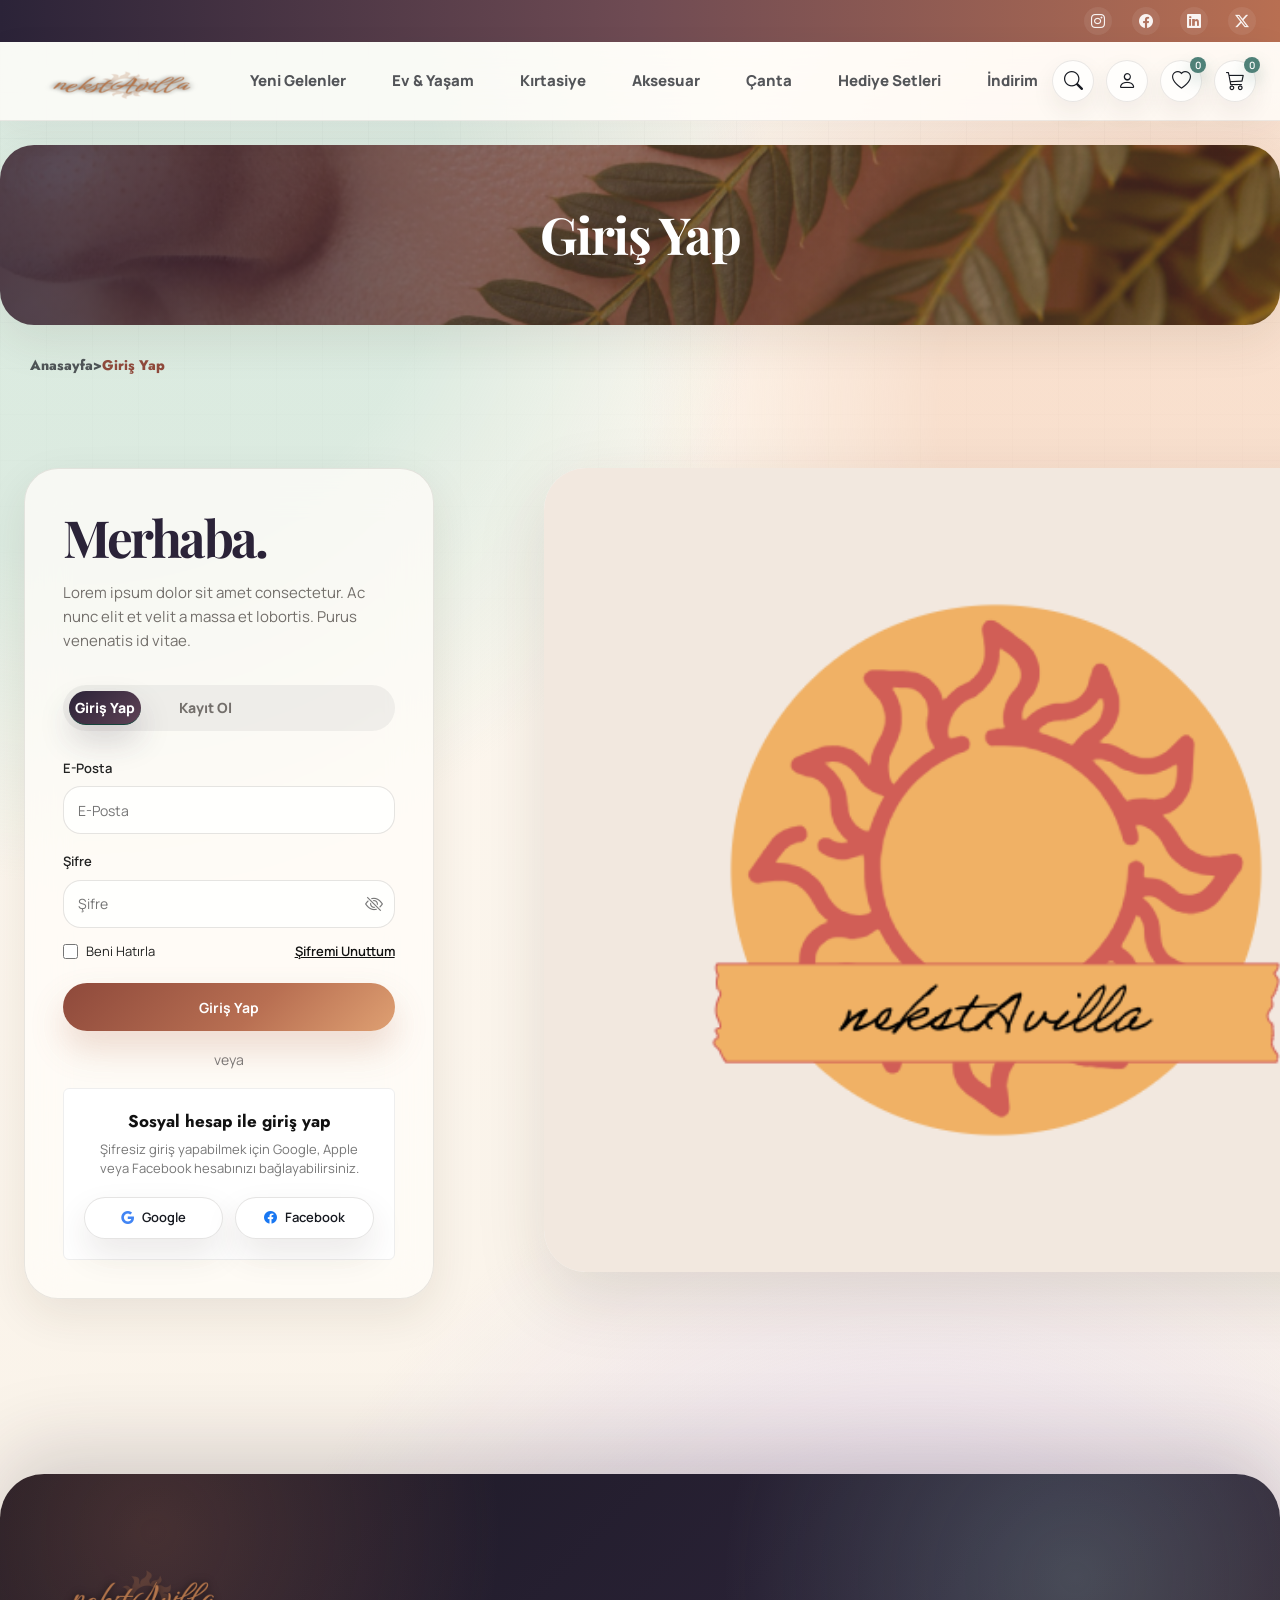
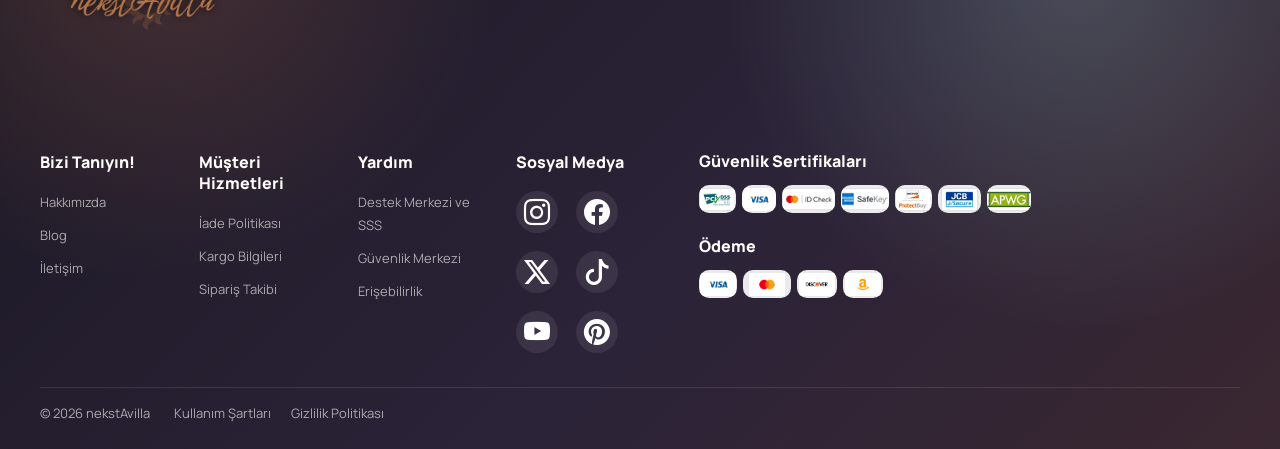
<file: favoriler.html>
﻿<!doctype html>
<html lang="tr">

<head>
    <meta charset="UTF-8" />
    <meta name="viewport" content="width=device-width, initial-scale=1.0" />
    <title>nekstAvilla</title>
    <link href="https://cdn.jsdelivr.net/npm/bootstrap@5.3.3/dist/css/bootstrap.min.css" rel="stylesheet" />
    <link rel="stylesheet" href="https://cdn.jsdelivr.net/npm/bootstrap-icons@1.11.3/font/bootstrap-icons.min.css" />
    <link rel="stylesheet" href="style.css" />
    <link rel="preconnect" href="https://fonts.googleapis.com">
    <link rel="preconnect" href="https://fonts.gstatic.com" crossorigin>
    <link href="https://fonts.googleapis.com/css2?family=Jost:wght@400;500;600;700&display=swap" rel="stylesheet">
    <link rel="stylesheet" href="modern-ui.css" />
</head>

<body>
    <div class="top-bar">
        <div class="site-container">
            <div class="top-bar-inner d-flex align-items-center justify-content-end">
                <a href="#" class="top-bar-icon" aria-label="Instagram"><i class="bi bi-instagram"></i></a>
                <a href="#" class="top-bar-icon" aria-label="Facebook"><i class="bi bi-facebook"></i></a>
                <a href="#" class="top-bar-icon" aria-label="LinkedIn"><i class="bi bi-linkedin"></i></a>
                <a href="#" class="top-bar-icon" aria-label="X"><i class="bi bi-twitter-x"></i></a>
            </div>
        </div>
    </div>

    <header class="header-main">
        <div class="site-container">
            <nav class="navbar navbar-expand-xl p-0">
                <a class="navbar-brand" href="index.html">
                    <img src="images/logo.png" alt="nekstAvilla Logo" class="header-logo">
                </a>

                <div class="header-actions d-flex align-items-center">
                    <div class="header-icons d-flex align-items-center">
                        <a href="#" class="header-icon" aria-label="Ara"><i class="bi bi-search"></i></a>
                        <a href="hesabim.html" class="header-icon" aria-label="Hesabım">
                            <i class="bi bi-person"></i>
                        </a> <a href="favoriler.html" class="header-icon position-relative" aria-label="Favoriler">
                            <i class="bi bi-heart"></i>
                            <span class="icon-badge">0</span>
                        </a>
                        <a href="sepet.html" class="header-icon position-relative" aria-label="Sepet">
                            <i class="bi bi-cart3"></i>
                            <span class="icon-badge">0</span>
                        </a>
                    </div>

                    <button class="navbar-toggler border-0 shadow-none p-0" type="button" data-bs-toggle="collapse"
                        data-bs-target="#mainNavbar" aria-controls="mainNavbar" aria-expanded="false"
                        aria-label="Menüyü Aç/Kapat">
                        <span class="navbar-toggler-icon"></span>
                    </button>
                </div>

                <div class="collapse navbar-collapse" id="mainNavbar">
                    <ul class="navbar-nav align-items-xl-center">
                        <li class="nav-item"><a class="nav-link" href="yeni-gelenler.html">Yeni Gelenler</a></li>
                        <li class="nav-item"><a class="nav-link" href="#">Ev & Yaşam</a></li>
                        <li class="nav-item"><a class="nav-link" href="#">Kırtasiye</a></li>
                        <li class="nav-item"><a class="nav-link" href="#">Aksesuar</a></li>
                        <li class="nav-item"><a class="nav-link" href="#">Çanta</a></li>
                        <li class="nav-item"><a class="nav-link" href="#">Hediye Setleri</a></li>
                        <li class="nav-item"><a class="nav-link" href="#">İndirim</a></li>
                    </ul>
                </div>
            </nav>
        </div>
    </header>

    <section class="pm-minik-banner">
        <div class="banner-maske"></div> <img src="../images/backg.png" alt="nekstAvilla Yeni Gelenler"
            class="banner-gorsel">

        <div class="banner-icerik">
            <h1>Favorilerim</h1>
        </div>
    </section>

    <div class="breadcrumb">
        <a href="index.html">Anasayfa</a> > <span>Favorilerim</span>
    </div>

    <section class="favorites-page">

        <div class="site-container">

            <div class="favorites-title-row">

                <h2>
                    Favorilerim
                    <span id="favoritePageCount">(0)</span>
                </h2>

            </div>

            <div id="favoritesContent"></div>

        </div>

    </section>


    <footer class="site-footer">
        <div class="site-footer-inner">
            <div class="site-footer-top">

                <div class="footer-brand-area">
                    <a href="index.html" class="footer-logo">
                        <img src="images/logo2.png" alt="Eticaretiz Logo">
                    </a>
                </div>

                <div class="footer-links-grid">
                    <div class="footer-col">
                        <h4>Bizi Tanıyın!</h4>
                        <a href="#">Hakkımızda</a>
                        <a href="#">Blog</a>
                        <a href="#">İletişim</a>
                    </div>

                    <div class="footer-col">
                        <h4>Müşteri Hizmetleri</h4>
                        <a href="#">İade Politikası</a>
                        <a href="#">Kargo Bilgileri</a>
                        <a href="#">Sipariş Takibi</a>
                    </div>

                    <div class="footer-col">
                        <h4>Yardım</h4>
                        <a href="#">Destek Merkezi ve SSS</a>
                        <a href="#">Güvenlik Merkezi</a>
                        <a href="#">Erişebilirlik</a>
                    </div>

                    <div class="footer-col footer-social-col">
                        <h4>Sosyal Medya</h4>
                        <div class="footer-socials">
                            <a href="#" aria-label="Instagram"><i class="bi bi-instagram"></i></a>
                            <a href="#" aria-label="Facebook"><i class="bi bi-facebook"></i></a>
                            <a href="#" aria-label="X"><i class="bi bi-twitter-x"></i></a>
                            <a href="#" aria-label="TikTok"><i class="bi bi-tiktok"></i></a>
                            <a href="#" aria-label="YouTube"><i class="bi bi-youtube"></i></a>
                            <a href="#" aria-label="Pinterest"><i class="bi bi-pinterest"></i></a>
                        </div>
                    </div>

                    <div class="footer-cert-payments">
                        <div class="footer-cert-block">
                            <h4>Güvenlik Sertifikaları</h4>

                            <div class="footer-logo-row footer-logo-row-security">
                                <span class="footer-logo-chip chip-pci">
                                    <img src="images/pci.png" alt="PCI DSS">
                                </span>

                                <span class="footer-logo-chip chip-visa-secure">
                                    <img src="images/visa.png" alt="Visa Secure">
                                </span>

                                <span class="footer-logo-chip chip-id">
                                    <img src="images/ID.png" alt="ID Check">
                                </span>

                                <span class="footer-logo-chip chip-safe">
                                    <img src="images/safe.png" alt="SafeKey">
                                </span>

                                <span class="footer-logo-chip chip-protect">
                                    <img src="images/protect.png" alt="ProtectBuy">
                                </span>

                                <span class="footer-logo-chip chip-jcb-secure">
                                    <img src="images/jcb.png" alt="JCB Secure">
                                </span>

                                <span class="footer-logo-chip chip-apwg">
                                    <img src="images/apwg.png" alt="APWG">
                                </span>
                            </div>
                        </div>

                        <div class="footer-cert-block">
                            <h4>Ödeme</h4>

                            <div class="footer-logo-row footer-logo-row-payment-top">
                                <span class="footer-logo-chip chip-visa2">
                                    <img src="images/visa2.png" alt="Visa">
                                </span>

                                <span class="footer-logo-chip chip-master">
                                    <img src="images/master.png" alt="Mastercard">
                                </span>



                                <span class="footer-logo-chip chip-disc">
                                    <img src="images/disc.png" alt="Discover">
                                </span>


                                <span class="footer-logo-chip chip-cash">
                                    <img src="images/cash.png" alt="Cash">
                                </span>
                            </div>

                        </div>
                    </div>
                </div>

            </div>

            <div class="site-footer-bottom">
                <div class="footer-bottom-left">
                    <p>© 2026 nekstAvilla</p>

                    <div class="footer-bottom-links">
                        <a href="#">Kullanım Şartları</a>
                        <a href="#">Gizlilik Politikası</a>
                    </div>
                </div>


            </div>
        </div>
    </footer>
    <script src="https://cdn.jsdelivr.net/npm/bootstrap@5.3.3/dist/js/bootstrap.bundle.min.js"></script>

    <script>
        /* =========================================
        KULLANICIYA ÖZEL SEPET / FAVORİ SİSTEMİ
        ========================================= */

        function aktifKullaniciGetir() {
            try {
                return JSON.parse(localStorage.getItem("aktifKullanici")) || null;
            } catch {
                return null;
            }
        }

        function aktifKullaniciIdGetir() {
            const aktifKullanici = aktifKullaniciGetir();
            return aktifKullanici ? aktifKullanici.id : null;
        }

        function sepetKeyGetir() {
            const userId = aktifKullaniciIdGetir();

            if (!userId) {
                return null;
            }

            return `sepet_${userId}`;
        }

        function favorilerKeyGetir() {
            const userId = aktifKullaniciIdGetir();

            if (!userId) {
                return null;
            }

            return `favoriler_${userId}`;
        }

        function sepetiGetir() {
            const sepetKey = sepetKeyGetir();

            if (!sepetKey) {
                return [];
            }

            try {
                return JSON.parse(localStorage.getItem(sepetKey)) || [];
            } catch {
                return [];
            }
        }

        function sepetiKaydet(sepet) {
            const sepetKey = sepetKeyGetir();

            if (!sepetKey) {
                return;
            }

            localStorage.setItem(sepetKey, JSON.stringify(sepet));
        }

        function sepetiTemizle() {
            const sepetKey = sepetKeyGetir();

            if (!sepetKey) {
                return;
            }

            localStorage.removeItem(sepetKey);
        }

        function favorileriGetir() {
            const favorilerKey = favorilerKeyGetir();

            if (!favorilerKey) {
                return [];
            }

            try {
                return JSON.parse(localStorage.getItem(favorilerKey)) || [];
            } catch {
                return [];
            }
        }

        function favorileriKaydet(favoriler) {
            const favorilerKey = favorilerKeyGetir();

            if (!favorilerKey) {
                return;
            }

            localStorage.setItem(favorilerKey, JSON.stringify(favoriler));
        }

        function favorileriTemizle() {
            const favorilerKey = favorilerKeyGetir();

            if (!favorilerKey) {
                return;
            }

            localStorage.removeItem(favorilerKey);
        }

        function sepetSayaciniGuncelle() {
            const sepetBadge = document.querySelector('a[href="sepet.html"] .icon-badge');

            if (!sepetBadge) return;

            if (!aktifKullaniciIdGetir()) {
                sepetBadge.innerText = "0";
                return;
            }

            const sepet = sepetiGetir();

            const toplamAdet = sepet.reduce((total, urun) => {
                return total + Number(urun.adet || 0);
            }, 0);

            sepetBadge.innerText = toplamAdet;
        }

        function favoriSayaciniGuncelle() {
            const favoriBadge = document.querySelector('a[href="favoriler.html"] .icon-badge');

            if (!favoriBadge) return;

            if (!aktifKullaniciIdGetir()) {
                favoriBadge.innerText = "0";
                return;
            }

            const favoriler = favorileriGetir();

            favoriBadge.innerText = favoriler.length;
        }

        document.addEventListener("DOMContentLoaded", function () {
            sepetSayaciniGuncelle();
            favoriSayaciniGuncelle();
        });
    </script>

    <script>
        /* =========================================
        FAVORİLER SAYFASI - FINAL
        ========================================= */

        function favorileriGetir() {
            try {
                return JSON.parse(localStorage.getItem("favoriler")) || [];
            } catch {
                return [];
            }
        }

        function favorileriKaydet(favoriler) {
            localStorage.setItem("favoriler", JSON.stringify(favoriler));
        }

        function sepetiGetir() {
            try {
                return JSON.parse(localStorage.getItem("sepet")) || [];
            } catch {
                return [];
            }
        }

        function fiyatFormatla(fiyat) {
            return Number(fiyat || 0).toLocaleString("tr-TR", {
                minimumFractionDigits: 2,
                maximumFractionDigits: 2
            }) + " TL";
        }

        function sepetSayaciniGuncelle() {
            const aktifKullanici = JSON.parse(localStorage.getItem("aktifKullanici")) || null;

            const sepetBadge = document.querySelector('a[href="sepet.html"] .icon-badge');

            if (!sepetBadge) return;

            if (!aktifKullanici) {
                sepetBadge.innerText = "0";
                return;
            }

            const sepet = JSON.parse(localStorage.getItem("sepet")) || [];

            const toplamAdet = sepet.reduce((total, urun) => {
                return total + Number(urun.adet || 0);
            }, 0);

            sepetBadge.innerText = toplamAdet;
        }

        function favoriSayaciniGuncelle() {
            const aktifKullanici = JSON.parse(localStorage.getItem("aktifKullanici")) || null;

            const favoriBadge = document.querySelector('a[href="favoriler.html"] .icon-badge');
            const favoritePageCount = document.getElementById("favoritePageCount");

            if (!aktifKullanici) {
                if (favoriBadge) favoriBadge.innerText = "0";
                if (favoritePageCount) favoritePageCount.innerText = "(0)";
                return;
            }

            const favoriler = favorileriGetir();

            if (favoriBadge) {
                favoriBadge.innerText = favoriler.length;
            }

            if (favoritePageCount) {
                favoritePageCount.innerText = `(${favoriler.length})`;
            }
        }

        function sepeteUrunEkle(urun) {
            let sepet = sepetiGetir();

            const yeniUrun = {
                id: urun.id,
                ad: urun.ad,
                fiyat: Number(urun.fiyat || 0),
                resim: urun.resim,
                adet: 1,
                toplam: Number(urun.fiyat || 0),
                birim: urun.birim || "adet",
                renk: urun.renk || "Standart"
            };

            const varolanUrunIndex = sepet.findIndex((item) => {
                return item.id === yeniUrun.id;
            });

            if (varolanUrunIndex > -1) {
                sepet[varolanUrunIndex].adet += 1;
                sepet[varolanUrunIndex].toplam =
                    sepet[varolanUrunIndex].adet * sepet[varolanUrunIndex].fiyat;
            } else {
                sepet.push(yeniUrun);
            }

            localStorage.setItem("sepet", JSON.stringify(sepet));

            sepetSayaciniGuncelle();
        }

        function favoridenSil(id) {
            let favoriler = favorileriGetir();

            favoriler = favoriler.filter((urun) => {
                return urun.id !== id;
            });

            favorileriKaydet(favoriler);

            favorileriYukle();
            favoriSayaciniGuncelle();
        }

        function favorileriYukle() {
            const favoriler = favorileriGetir();
            const favoritesContent = document.getElementById("favoritesContent");

            if (!favoritesContent) return;

            if (favoriler.length === 0) {
                favoritesContent.innerHTML = `
            <div class="empty-favorites">
                <h2>FAVORİLERİNİZ ŞU ANDA BOŞ</h2>
                <a href="yeni-gelenler.html">
                    Ürünlere Göz Atın
                </a>
            </div>
        `;

                favoriSayaciniGuncelle();
                return;
            }

            let html = `
        <div class="favorites-grid">
    `;

            favoriler.forEach((urun) => {
                html += `
            <div class="favorite-card">

                <div class="favorite-image">
                    <img src="${urun.resim}" alt="${urun.ad}">
                </div>

                <div class="favorite-info">

                    <span class="favorite-category">
                        ${urun.kategori || "Ürün"}
                    </span>

                    <h3>
                        ${urun.ad}
                    </h3>

                    <div class="favorite-price">
                        ${fiyatFormatla(urun.fiyat)}
                    </div>

                    <div class="favorite-actions">

                        <button 
                            type="button" 
                            class="favorite-add-cart" 
                            data-id="${urun.id}"
                        >
                            Sepete Ekle
                        </button>

                        <button 
                            type="button" 
                            class="favorite-remove" 
                            data-id="${urun.id}"
                            aria-label="Favoriden Sil"
                        >
                            <i class="bi bi-trash"></i>
                        </button>

                    </div>

                </div>

            </div>
        `;
            });

            html += `
        </div>
    `;

            favoritesContent.innerHTML = html;

            favoriSayaciniGuncelle();
        }

        document.addEventListener("click", function (e) {
            const addCartBtn = e.target.closest(".favorite-add-cart");

            if (addCartBtn) {

                if (!girisKontrolEt()) return;

                const id = addCartBtn.dataset.id;
                const favoriler = favorileriGetir();
                const urun = favoriler.find((item) => item.id === id);

                if (!urun) return;

                sepeteUrunEkle(urun);

                const eskiText = addCartBtn.innerText;
                addCartBtn.innerText = "Sepete Eklendi";

                setTimeout(() => {
                    addCartBtn.innerText = eskiText;
                }, 1000);

                return;
            }

            const removeBtn = e.target.closest(".favorite-remove");

            if (removeBtn) {
                const id = removeBtn.dataset.id;
                favoridenSil(id);
            }
        });

        document.addEventListener("DOMContentLoaded", function () {

            if (!girisKontrolEt()) return;

            sepetSayaciniGuncelle();
            favoriSayaciniGuncelle();
            favorileriYukle();

        });
    </script>

    <script>
        /* =========================================
        GİRİŞ KONTROLÜ
        ========================================= */

        function aktifKullaniciVarMi() {
            const aktifKullanici = JSON.parse(localStorage.getItem("aktifKullanici")) || null;
            return aktifKullanici !== null;
        }

        function girisSayfasinaYonlendir() {
            const mevcutSayfa = window.location.pathname.split("/").pop() || "index.html";
            window.location.href = `giris.html?next=${mevcutSayfa}`;
        }

        function girisKontrolEt() {
            if (!aktifKullaniciVarMi()) {
                girisSayfasinaYonlendir();
                return false;
            }

            return true;
        }
    </script>


    <script src="modern-ui.js"></script>
</body>

</html>
</file>
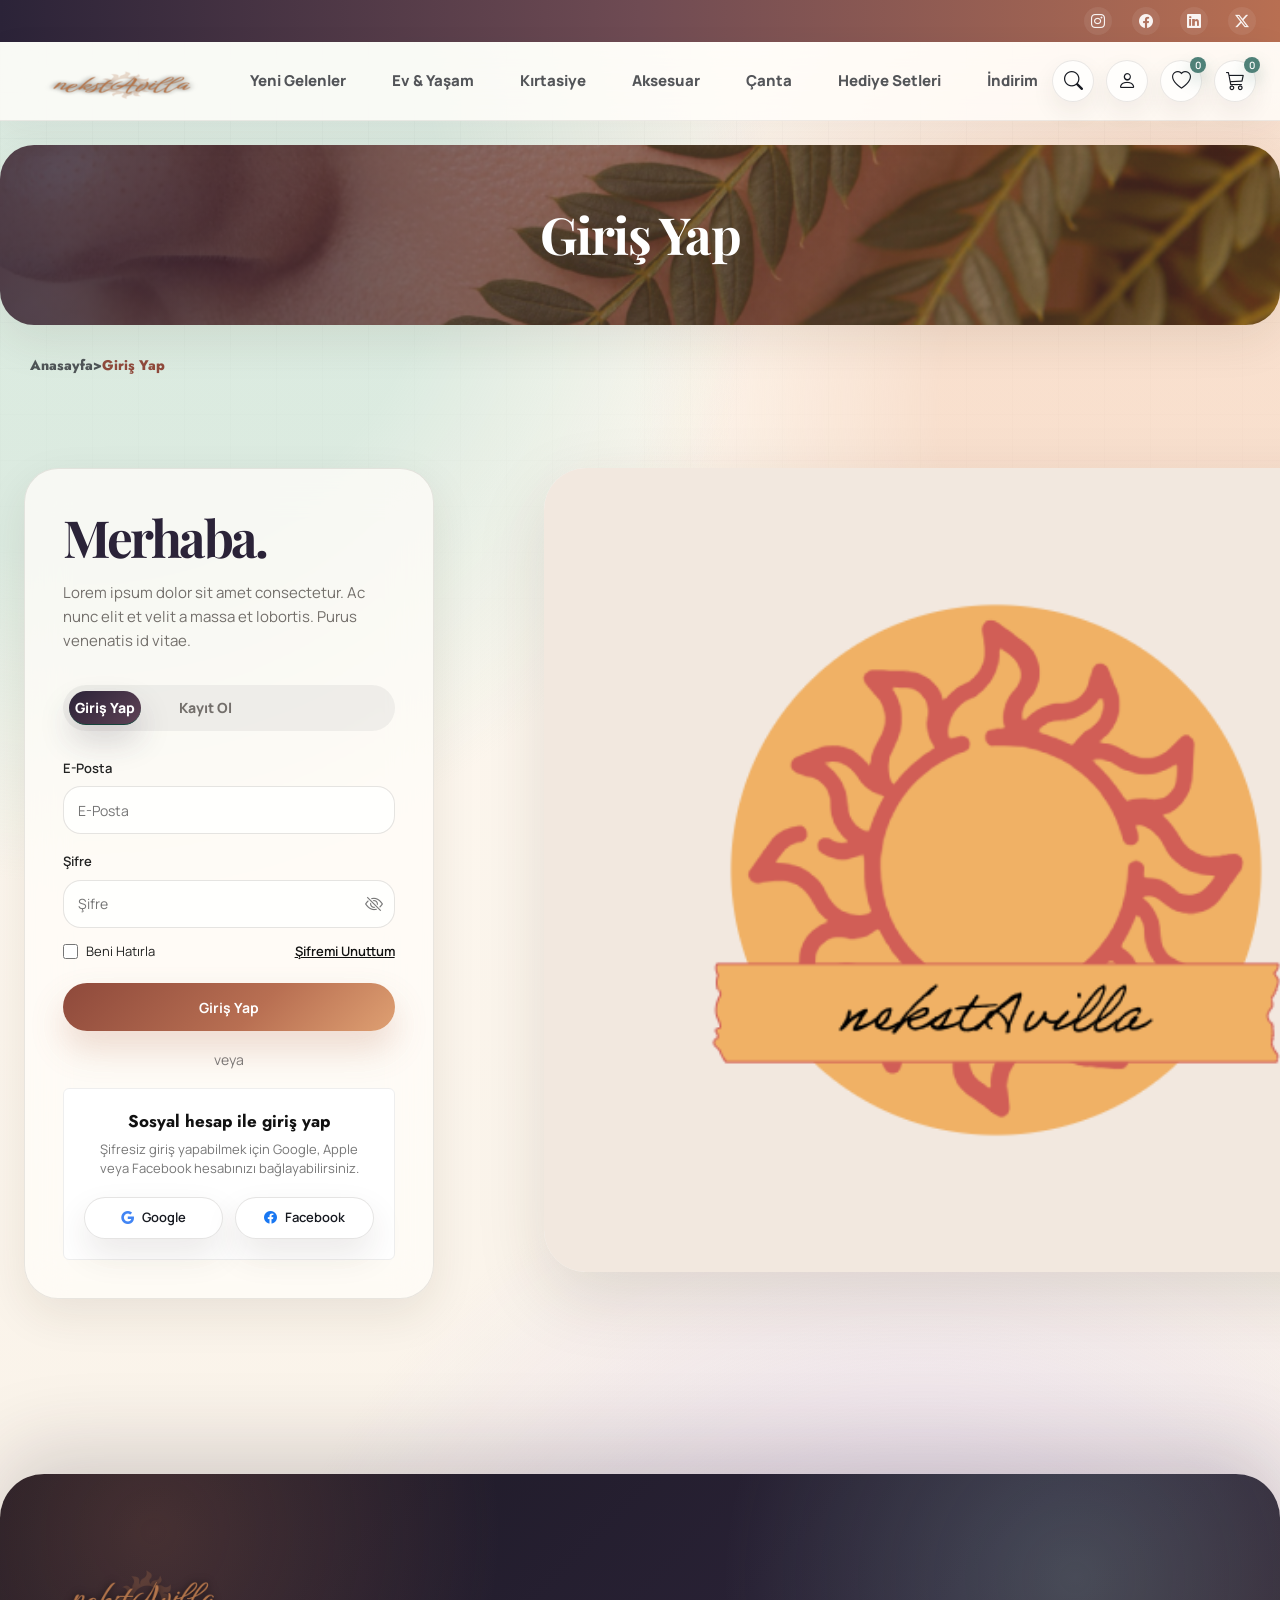
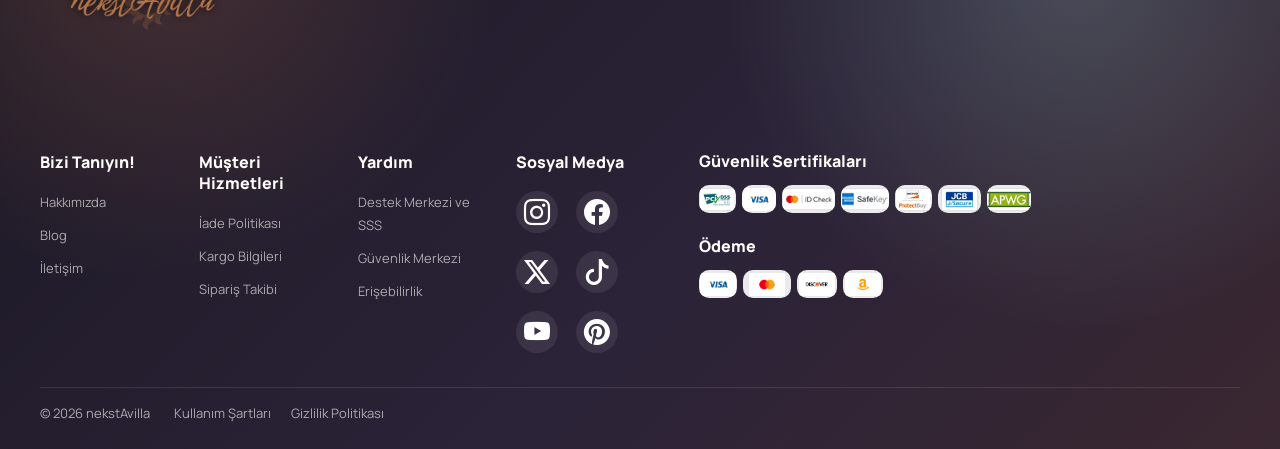
<file: giris.html>
﻿<!doctype html>
<html lang="tr">

<head>
    <meta charset="UTF-8" />
    <meta name="viewport" content="width=device-width, initial-scale=1.0" />
    <title>nekstAvilla | Giriş Yap</title>

    <link href="https://cdn.jsdelivr.net/npm/bootstrap@5.3.3/dist/css/bootstrap.min.css" rel="stylesheet">
    <link rel="stylesheet" href="https://cdn.jsdelivr.net/npm/bootstrap-icons@1.11.3/font/bootstrap-icons.min.css">
    <link rel="stylesheet" href="style.css">

    <link rel="preconnect" href="https://fonts.googleapis.com">
    <link rel="preconnect" href="https://fonts.gstatic.com" crossorigin>
    <link href="https://fonts.googleapis.com/css2?family=Jost:wght@400;500;600;700&display=swap" rel="stylesheet">
    <link rel="stylesheet" href="modern-ui.css" />
</head>

<body>

    <div class="top-bar">
        <div class="site-container">
            <div class="top-bar-inner d-flex align-items-center justify-content-end">
                <a href="#" class="top-bar-icon" aria-label="Instagram"><i class="bi bi-instagram"></i></a>
                <a href="#" class="top-bar-icon" aria-label="Facebook"><i class="bi bi-facebook"></i></a>
                <a href="#" class="top-bar-icon" aria-label="LinkedIn"><i class="bi bi-linkedin"></i></a>
                <a href="#" class="top-bar-icon" aria-label="X"><i class="bi bi-twitter-x"></i></a>
            </div>
        </div>
    </div>

    <header class="header-main">
        <div class="site-container">
            <nav class="navbar navbar-expand-xl p-0">
                <a class="navbar-brand" href="index.html">
                    <img src="images/logo.png" alt="nekstAvilla Logo" class="header-logo">
                </a>

                <div class="header-actions d-flex align-items-center">
                    <div class="header-icons d-flex align-items-center">
                        <a href="#" class="header-icon" aria-label="Ara"><i class="bi bi-search"></i></a>

                        <a href="hesabim.html" class="header-icon" aria-label="Hesabım">
                            <i class="bi bi-person"></i>
                        </a>

                        <a href="favoriler.html" class="header-icon position-relative" aria-label="Favoriler">
                            <i class="bi bi-heart"></i>
                            <span class="icon-badge">0</span>
                        </a>

                        <a href="sepet.html" class="header-icon position-relative" aria-label="Sepet">
                            <i class="bi bi-cart3"></i>
                            <span class="icon-badge">0</span>
                        </a>
                    </div>

                    <button class="navbar-toggler border-0 shadow-none p-0" type="button" data-bs-toggle="collapse"
                        data-bs-target="#mainNavbar" aria-controls="mainNavbar" aria-expanded="false"
                        aria-label="Menüyü Aç/Kapat">
                        <span class="navbar-toggler-icon"></span>
                    </button>
                </div>

                                                <div class="collapse navbar-collapse" id="mainNavbar">
                    <ul class="navbar-nav align-items-xl-center">
                        <li class="nav-item"><a class="nav-link" href="yeni-gelenler.html">Yeni Gelenler</a></li>
                        <li class="nav-item"><a class="nav-link" href="#">Ev & Yaşam</a></li>
                        <li class="nav-item"><a class="nav-link" href="#">Kırtasiye</a></li>
                        <li class="nav-item"><a class="nav-link" href="#">Aksesuar</a></li>
                        <li class="nav-item"><a class="nav-link" href="#">Çanta</a></li>
                        <li class="nav-item"><a class="nav-link" href="#">Hediye Setleri</a></li>
                        <li class="nav-item"><a class="nav-link" href="#">İndirim</a></li>
                    </ul>
                </div>
            </nav>
        </div>
    </header>

    <section class="pm-minik-banner">
        <div class="banner-maske"></div>
        <img src="images/backg.png" alt="nekstAvilla" class="banner-gorsel">

        <div class="banner-icerik">
            <h1 id="authBannerTitle">Giriş Yap</h1>
        </div>
    </section>

    <div class="breadcrumb">
        <a href="index.html">Anasayfa</a> >
        <span id="authBreadcrumbText">Giriş Yap</span>
    </div>

    <section class="auth-page">

        <div class="site-container">

            <div class="auth-layout">

                <!-- LEFT -->
                <div class="auth-left">

                    <h2>Merhaba.</h2>

                    <p class="auth-desc">
                        Lorem ipsum dolor sit amet consectetur. Ac nunc elit et velit a massa et lobortis.
                        Purus venenatis id vitae.
                    </p>

                    <div class="auth-tabs">

                        <button type="button" class="auth-tab active" id="loginTab">
                            Giriş Yap
                        </button>

                        <button type="button" class="auth-tab" id="registerTab">
                            Kayıt Ol
                        </button>

                    </div>

                    <div class="auth-message" id="authMessage"></div>

                    <!-- LOGIN FORM -->
                    <form class="auth-form active" id="loginForm">

                        <div class="auth-group">
                            <label>E-Posta</label>
                            <input type="email" id="loginEmail" placeholder="E-Posta">
                        </div>

                        <div class="auth-group">
                            <label>Şifre</label>

                            <div class="auth-password">
                                <input type="password" id="loginPassword" placeholder="Şifre">
                                <button type="button" class="toggle-password" data-target="loginPassword">
                                    <i class="bi bi-eye-slash"></i>
                                </button>
                            </div>
                        </div>

                        <div class="auth-row-small">
                            <label class="auth-check">
                                <input type="checkbox" id="rememberMe">
                                <span>Beni Hatırla</span>
                            </label>

                            <a href="#" class="forgot-link">Şifremi Unuttum</a>
                        </div>

                        <button type="submit" class="auth-main-btn">
                            Giriş Yap
                        </button>

                    </form>

                    <!-- REGISTER FORM -->
                    <form class="auth-form" id="registerForm">

                        <div class="auth-name-row">

                            <div class="auth-group">
                                <label>Ad</label>
                                <input type="text" id="registerName" placeholder="Adınız">
                            </div>

                            <div class="auth-group">
                                <label>Soyad</label>
                                <input type="text" id="registerSurname" placeholder="Soyadınız">
                            </div>

                        </div>

                        <div class="auth-group">
                            <label>E-Posta</label>
                            <input type="email" id="registerEmail" placeholder="E-Posta">
                        </div>

                        <div class="auth-group">
                            <label>Telefon Numarası</label>
                            <input type="tel" id="registerPhone" placeholder="0 (53_) ___ __ __">
                        </div>

                        <div class="auth-group">
                            <label>Şifre</label>

                            <div class="auth-password">
                                <input type="password" id="registerPassword" placeholder="Şifre">
                                <button type="button" class="toggle-password" data-target="registerPassword">
                                    <i class="bi bi-eye-slash"></i>
                                </button>
                            </div>
                        </div>

                        <label class="auth-policy">
                            <input type="checkbox" id="registerPolicy">

                            <span>
                                Kişisel verileriniz, Aydınlatma Metni kapsamında işlenmektedir.
                                “Üye Ol” veya “Sosyal Hesap” butonlarından birine basarak
                                <strong>Üyelik Sözleşmesi</strong>, <strong>Rıza Metni</strong>,
                                <strong>Çerez Politikası</strong> okuduğunuzu ve kabul ettiğinizi onaylıyorsunuz.
                            </span>
                        </label>

                        <button type="submit" class="auth-main-btn">
                            Üye Ol
                        </button>

                    </form>

                    <div class="auth-or">
                        veya
                    </div>

                    <div class="social-login-box">

                        <h3>Sosyal hesap ile giriş yap</h3>

                        <p>
                            Şifresiz giriş yapabilmek için Google, Apple veya Facebook hesabınızı bağlayabilirsiniz.
                        </p>

                        <div class="social-login-row">

                            <button type="button" class="social-login-btn">
                                <i class="bi bi-google"></i>
                                Google
                            </button>

                            <button type="button" class="social-login-btn">
                                <i class="bi bi-facebook"></i>
                                Facebook
                            </button>

                        </div>

                    </div>

                </div>

                <!-- RIGHT -->
                <div class="auth-right">
                    <img src="images/personelgk.png" alt="nekstAvilla">
                </div>

            </div>

        </div>

    </section>

    <footer class="site-footer">
        <div class="site-footer-inner">
            <div class="site-footer-top">

                <div class="footer-brand-area">
                    <a href="index.html" class="footer-logo">
                        <img src="images/logo2.png" alt="Eticaretiz Logo">
                    </a>
                </div>

                <div class="footer-links-grid">
                    <div class="footer-col">
                        <h4>Bizi Tanıyın!</h4>
                        <a href="#">Hakkımızda</a>
                        <a href="#">Blog</a>
                        <a href="#">İletişim</a>
                    </div>

                    <div class="footer-col">
                        <h4>Müşteri Hizmetleri</h4>
                        <a href="#">İade Politikası</a>
                        <a href="#">Kargo Bilgileri</a>
                        <a href="#">Sipariş Takibi</a>
                    </div>

                    <div class="footer-col">
                        <h4>Yardım</h4>
                        <a href="#">Destek Merkezi ve SSS</a>
                        <a href="#">Güvenlik Merkezi</a>
                        <a href="#">Erişebilirlik</a>
                    </div>

                    <div class="footer-col footer-social-col">
                        <h4>Sosyal Medya</h4>
                        <div class="footer-socials">
                            <a href="#" aria-label="Instagram"><i class="bi bi-instagram"></i></a>
                            <a href="#" aria-label="Facebook"><i class="bi bi-facebook"></i></a>
                            <a href="#" aria-label="X"><i class="bi bi-twitter-x"></i></a>
                            <a href="#" aria-label="TikTok"><i class="bi bi-tiktok"></i></a>
                            <a href="#" aria-label="YouTube"><i class="bi bi-youtube"></i></a>
                            <a href="#" aria-label="Pinterest"><i class="bi bi-pinterest"></i></a>
                        </div>
                    </div>

                    <div class="footer-cert-payments">
                        <div class="footer-cert-block">
                            <h4>Güvenlik Sertifikaları</h4>

                            <div class="footer-logo-row footer-logo-row-security">
                                <span class="footer-logo-chip chip-pci">
                                    <img src="images/pci.png" alt="PCI DSS">
                                </span>

                                <span class="footer-logo-chip chip-visa-secure">
                                    <img src="images/visa.png" alt="Visa Secure">
                                </span>

                                <span class="footer-logo-chip chip-id">
                                    <img src="images/ID.png" alt="ID Check">
                                </span>

                                <span class="footer-logo-chip chip-safe">
                                    <img src="images/safe.png" alt="SafeKey">
                                </span>

                                <span class="footer-logo-chip chip-protect">
                                    <img src="images/protect.png" alt="ProtectBuy">
                                </span>

                                <span class="footer-logo-chip chip-jcb-secure">
                                    <img src="images/jcb.png" alt="JCB Secure">
                                </span>

                                <span class="footer-logo-chip chip-apwg">
                                    <img src="images/apwg.png" alt="APWG">
                                </span>
                            </div>
                        </div>

                        <div class="footer-cert-block">
                            <h4>Ödeme</h4>

                            <div class="footer-logo-row footer-logo-row-payment-top">
                                <span class="footer-logo-chip chip-visa2">
                                    <img src="images/visa2.png" alt="Visa">
                                </span>

                                <span class="footer-logo-chip chip-master">
                                    <img src="images/master.png" alt="Mastercard">
                                </span>



                                <span class="footer-logo-chip chip-disc">
                                    <img src="images/disc.png" alt="Discover">
                                </span>


                                <span class="footer-logo-chip chip-cash">
                                    <img src="images/cash.png" alt="Cash">
                                </span>
                            </div>

                        </div>
                    </div>
                </div>

            </div>

            <div class="site-footer-bottom">
                <div class="footer-bottom-left">
                    <p>© 2026 nekstAvilla</p>

                    <div class="footer-bottom-links">
                        <a href="#">Kullanım Şartları</a>
                        <a href="#">Gizlilik Politikası</a>
                    </div>
                </div>

               
            </div>
        </div>
    </footer>

    <script src="https://cdn.jsdelivr.net/npm/bootstrap@5.3.3/dist/js/bootstrap.bundle.min.js"></script>

    <script>
        /* =========================================
        KULLANICIYA ÖZEL SEPET / FAVORİ SİSTEMİ
        ========================================= */

        function aktifKullaniciGetir() {
            try {
                return JSON.parse(localStorage.getItem("aktifKullanici")) || null;
            } catch {
                return null;
            }
        }

        function aktifKullaniciIdGetir() {
            const aktifKullanici = aktifKullaniciGetir();
            return aktifKullanici ? aktifKullanici.id : null;
        }

        function sepetKeyGetir() {
            const userId = aktifKullaniciIdGetir();

            if (!userId) {
                return null;
            }

            return `sepet_${userId}`;
        }

        function favorilerKeyGetir() {
            const userId = aktifKullaniciIdGetir();

            if (!userId) {
                return null;
            }

            return `favoriler_${userId}`;
        }

        function sepetiGetir() {
            const sepetKey = sepetKeyGetir();

            if (!sepetKey) {
                return [];
            }

            try {
                return JSON.parse(localStorage.getItem(sepetKey)) || [];
            } catch {
                return [];
            }
        }

        function sepetiKaydet(sepet) {
            const sepetKey = sepetKeyGetir();

            if (!sepetKey) {
                return;
            }

            localStorage.setItem(sepetKey, JSON.stringify(sepet));
        }

        function sepetiTemizle() {
            const sepetKey = sepetKeyGetir();

            if (!sepetKey) {
                return;
            }

            localStorage.removeItem(sepetKey);
        }

        function favorileriGetir() {
            const favorilerKey = favorilerKeyGetir();

            if (!favorilerKey) {
                return [];
            }

            try {
                return JSON.parse(localStorage.getItem(favorilerKey)) || [];
            } catch {
                return [];
            }
        }

        function favorileriKaydet(favoriler) {
            const favorilerKey = favorilerKeyGetir();

            if (!favorilerKey) {
                return;
            }

            localStorage.setItem(favorilerKey, JSON.stringify(favoriler));
        }

        function favorileriTemizle() {
            const favorilerKey = favorilerKeyGetir();

            if (!favorilerKey) {
                return;
            }

            localStorage.removeItem(favorilerKey);
        }

        function sepetSayaciniGuncelle() {
            const sepetBadge = document.querySelector('a[href="sepet.html"] .icon-badge');

            if (!sepetBadge) return;

            if (!aktifKullaniciIdGetir()) {
                sepetBadge.innerText = "0";
                return;
            }

            const sepet = sepetiGetir();

            const toplamAdet = sepet.reduce((total, urun) => {
                return total + Number(urun.adet || 0);
            }, 0);

            sepetBadge.innerText = toplamAdet;
        }

        function favoriSayaciniGuncelle() {
            const favoriBadge = document.querySelector('a[href="favoriler.html"] .icon-badge');

            if (!favoriBadge) return;

            if (!aktifKullaniciIdGetir()) {
                favoriBadge.innerText = "0";
                return;
            }

            const favoriler = favorileriGetir();

            favoriBadge.innerText = favoriler.length;
        }

        document.addEventListener("DOMContentLoaded", function () {
            sepetSayaciniGuncelle();
            favoriSayaciniGuncelle();
        });
    </script>

    <script>
        /* =========================================
        AUTH PAGE
        ========================================= */

        const loginTab = document.getElementById("loginTab");
        const registerTab = document.getElementById("registerTab");

        const loginForm = document.getElementById("loginForm");
        const registerForm = document.getElementById("registerForm");

        const authBannerTitle = document.getElementById("authBannerTitle");
        const authBreadcrumbText = document.getElementById("authBreadcrumbText");
        const authMessage = document.getElementById("authMessage");

        const registerPhone = document.getElementById("registerPhone");

        function kullanicilariGetir() {
            try {
                return JSON.parse(localStorage.getItem("kullanicilar")) || [];
            } catch {
                return [];
            }
        }

        function kullanicilariKaydet(kullanicilar) {
            localStorage.setItem("kullanicilar", JSON.stringify(kullanicilar));
        }

        function adminKullaniciyiEkle() {
            const kullanicilar = kullanicilariGetir();

            const adminVarMi = kullanicilar.some((user) => {
                return user.email === "admin@nekstavilla.com";
            });

            if (!adminVarMi) {
                kullanicilar.push({
                    id: "admin",
                    ad: "Admin",
                    soyad: "User",
                    email: "admin@nekstavilla.com",
                    telefon: "0000000000",
                    sifre: "123qwe",
                    rol: "admin"
                });

                kullanicilariKaydet(kullanicilar);
            }
        }

        function mesajGoster(type, text) {
            authMessage.className = "auth-message active " + type;
            authMessage.innerText = text;
        }

        function mesajTemizle() {
            authMessage.className = "auth-message";
            authMessage.innerText = "";
        }

        function authModeDegistir(mode) {
            mesajTemizle();

            if (mode === "login") {
                loginTab.classList.add("active");
                registerTab.classList.remove("active");

                loginForm.classList.add("active");
                registerForm.classList.remove("active");

                authBannerTitle.innerText = "Giriş Yap";
                authBreadcrumbText.innerText = "Giriş Yap";

                document.title = "nekstAvilla | Giriş Yap";
            }

            if (mode === "register") {
                registerTab.classList.add("active");
                loginTab.classList.remove("active");

                registerForm.classList.add("active");
                loginForm.classList.remove("active");

                authBannerTitle.innerText = "Kayıt Ol";
                authBreadcrumbText.innerText = "Kayıt Ol";

                document.title = "nekstAvilla | Kayıt Ol";
            }
        }

        loginTab.addEventListener("click", () => {
            authModeDegistir("login");
        });

        registerTab.addEventListener("click", () => {
            authModeDegistir("register");
        });

        document.querySelectorAll(".toggle-password").forEach((btn) => {
            btn.addEventListener("click", function () {
                const targetId = this.dataset.target;
                const input = document.getElementById(targetId);
                const icon = this.querySelector("i");

                if (!input) return;

                if (input.type === "password") {
                    input.type = "text";
                    icon.className = "bi bi-eye";
                } else {
                    input.type = "password";
                    icon.className = "bi bi-eye-slash";
                }
            });
        });

        registerPhone.addEventListener("input", function () {
            this.value = this.value.replace(/[^\d\s()]/g, "");
        });

        registerForm.addEventListener("submit", function (e) {
            e.preventDefault();

            const ad = document.getElementById("registerName").value.trim();
            const soyad = document.getElementById("registerSurname").value.trim();
            const email = document.getElementById("registerEmail").value.trim().toLowerCase();
            const telefon = document.getElementById("registerPhone").value.trim();
            const sifre = document.getElementById("registerPassword").value.trim();
            const policy = document.getElementById("registerPolicy").checked;

            if (!ad || !soyad || !email || !telefon || !sifre) {
                mesajGoster("error", "Lütfen bütün alanları eksiksiz doldurun.");
                return;
            }

            if (sifre.length < 6) {
                mesajGoster("error", "Şifre en az 6 karakter olmalıdır.");
                return;
            }

            if (!policy) {
                mesajGoster("error", "Devam etmek için üyelik koşullarını kabul etmelisiniz.");
                return;
            }

            const kullanicilar = kullanicilariGetir();

            const emailVarMi = kullanicilar.some((user) => {
                return user.email === email;
            });

            if (emailVarMi) {
                mesajGoster("error", "Bu e-posta adresiyle kayıtlı bir kullanıcı zaten var.");
                return;
            }

            const yeniKullanici = {
                id: "user-" + Date.now(),
                ad: ad,
                soyad: soyad,
                email: email,
                telefon: telefon,
                sifre: sifre,
                rol: "user"
            };

            kullanicilar.push(yeniKullanici);
            kullanicilariKaydet(kullanicilar);

            mesajGoster("success", "Kayıt başarılı. Şimdi giriş yapabilirsiniz.");

            registerForm.reset();

            setTimeout(() => {
                authModeDegistir("login");
                document.getElementById("loginEmail").value = email;
            }, 900);
        });

        loginForm.addEventListener("submit", function (e) {
            e.preventDefault();

            const email = document.getElementById("loginEmail").value.trim().toLowerCase();
            const sifre = document.getElementById("loginPassword").value.trim();

            if (!email || !sifre) {
                mesajGoster("error", "E-posta ve şifre alanlarını doldurun.");
                return;
            }

            const kullanicilar = kullanicilariGetir();

            const bulunanKullanici = kullanicilar.find((user) => {
                return user.email === email && user.sifre === sifre;
            });

            if (!bulunanKullanici) {
                mesajGoster("error", "E-posta veya şifre hatalı.");
                return;
            }

            localStorage.setItem("aktifKullanici", JSON.stringify({
                id: bulunanKullanici.id,
                ad: bulunanKullanici.ad,
                soyad: bulunanKullanici.soyad,
                email: bulunanKullanici.email,
                rol: bulunanKullanici.rol
            }));

            mesajGoster("success", "Giriş başarılı. Yönlendiriliyorsunuz...");

            setTimeout(() => {
                const params = new URLSearchParams(window.location.search);
                const nextPage = params.get("next");

                if (nextPage) {
                    window.location.href = nextPage;
                } else {
                    window.location.href = "index.html";
                }
            }, 900);
        });

        function sepetSayaciniGuncelle() {
            const aktifKullanici = JSON.parse(localStorage.getItem("aktifKullanici")) || null;

            const sepetBadge = document.querySelector('a[href="sepet.html"] .icon-badge');

            if (!sepetBadge) return;

            if (!aktifKullanici) {
                sepetBadge.innerText = "0";
                return;
            }

            const sepet = JSON.parse(localStorage.getItem("sepet")) || [];

            const toplamAdet = sepet.reduce((total, urun) => {
                return total + Number(urun.adet || 0);
            }, 0);

            sepetBadge.innerText = toplamAdet;
        }

        function favoriSayaciniGuncelle() {
            const aktifKullanici = JSON.parse(localStorage.getItem("aktifKullanici")) || null;

            const favoriBadge = document.querySelector('a[href="favoriler.html"] .icon-badge');

            if (!favoriBadge) return;

            if (!aktifKullanici) {
                favoriBadge.innerText = "0";
                return;
            }

            const favoriler = JSON.parse(localStorage.getItem("favoriler")) || [];

            favoriBadge.innerText = favoriler.length;
        }

        document.addEventListener("DOMContentLoaded", () => {
            adminKullaniciyiEkle();
            sepetSayaciniGuncelle();
            favoriSayaciniGuncelle();

            const params = new URLSearchParams(window.location.search);
            const mode = params.get("mode");

            if (mode === "register") {
                authModeDegistir("register");
            } else {
                authModeDegistir("login");
            }
        });
    </script>

    <script src="modern-ui.js"></script>
</body>

</html>
</file>
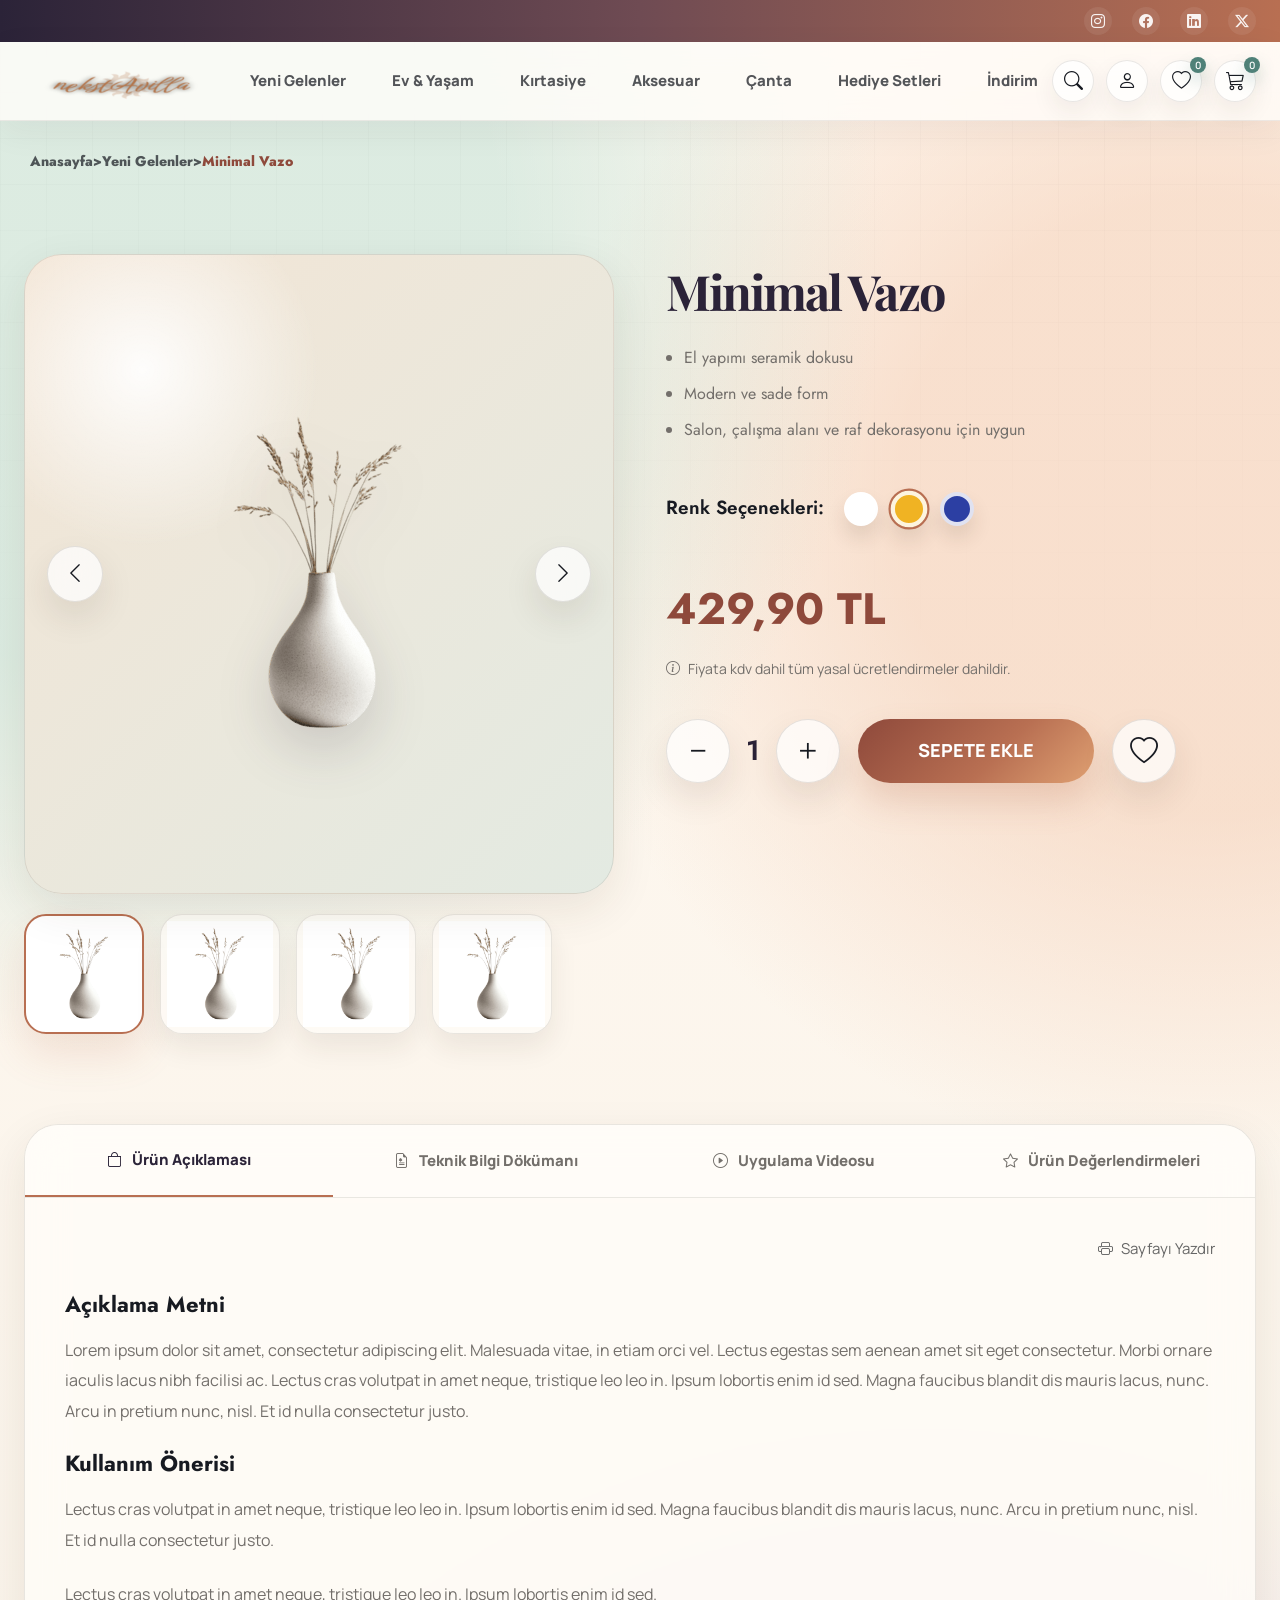
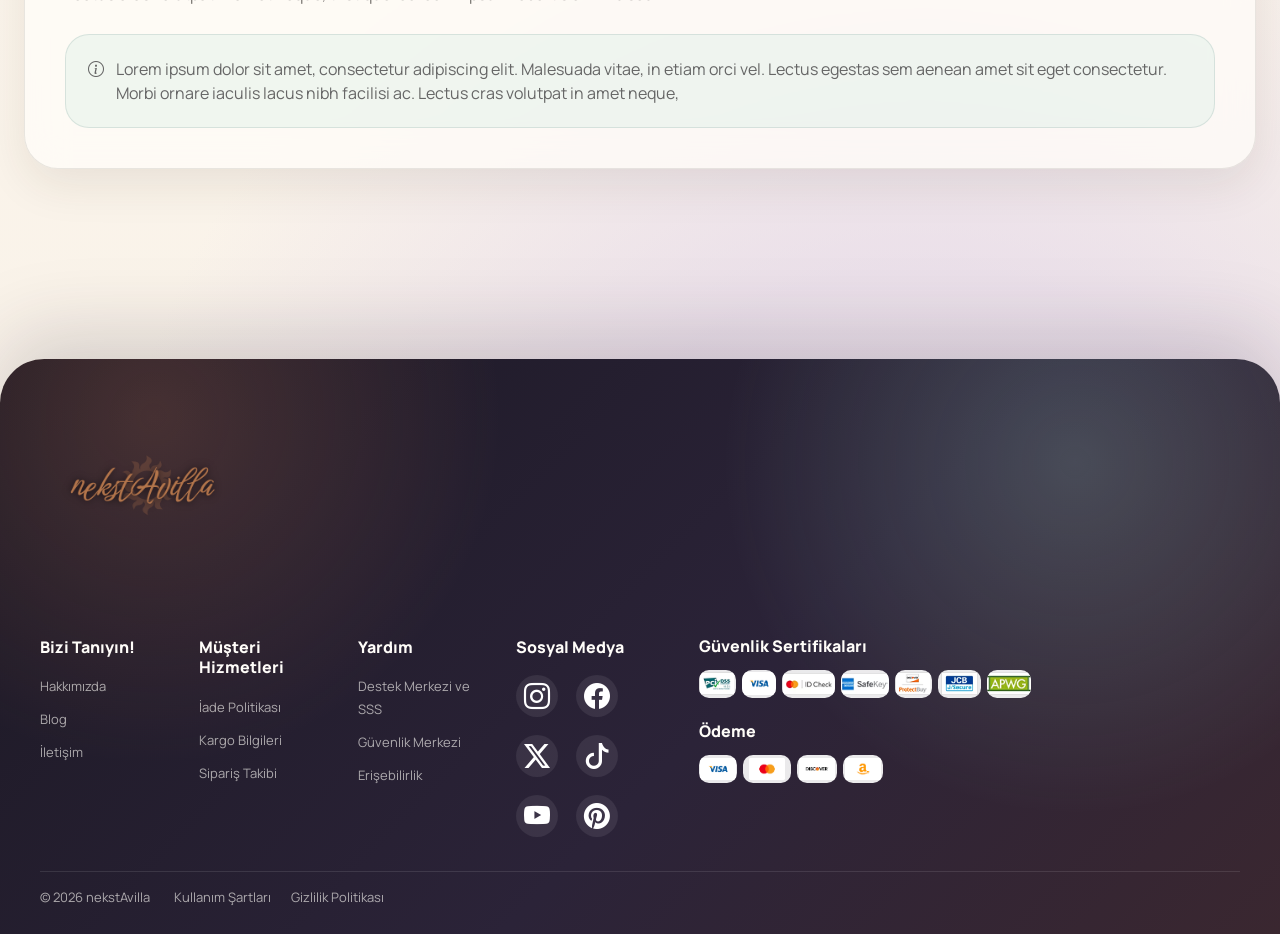
<file: gozluk-detay.html>
﻿<!doctype html>
<html lang="tr">

<head>
    <meta charset="UTF-8" />
    <meta name="viewport" content="width=device-width, initial-scale=1.0" />
    <title>nekstAvilla</title>
    <link href="https://cdn.jsdelivr.net/npm/bootstrap@5.3.3/dist/css/bootstrap.min.css" rel="stylesheet" />
    <link rel="stylesheet" href="https://cdn.jsdelivr.net/npm/bootstrap-icons@1.11.3/font/bootstrap-icons.min.css" />
    <link rel="stylesheet" href="style.css" />
    <link rel="preconnect" href="https://fonts.googleapis.com">
    <link rel="preconnect" href="https://fonts.gstatic.com" crossorigin>
    <link href="https://fonts.googleapis.com/css2?family=Jost:wght@400;500;600;700&display=swap" rel="stylesheet">
    <link rel="stylesheet" href="modern-ui.css" />
</head>

<body>
    <div class="top-bar">
        <div class="site-container">
            <div class="top-bar-inner d-flex align-items-center justify-content-end">
                <a href="#" class="top-bar-icon" aria-label="Instagram"><i class="bi bi-instagram"></i></a>
                <a href="#" class="top-bar-icon" aria-label="Facebook"><i class="bi bi-facebook"></i></a>
                <a href="#" class="top-bar-icon" aria-label="LinkedIn"><i class="bi bi-linkedin"></i></a>
                <a href="#" class="top-bar-icon" aria-label="X"><i class="bi bi-twitter-x"></i></a>
            </div>
        </div>
    </div>

    <header class="header-main">
        <div class="site-container">
            <nav class="navbar navbar-expand-xl p-0">
                <a class="navbar-brand" href="index.html">
                    <img src="images/logo.png" alt="nekstAvilla Logo" class="header-logo">
                </a>

                <div class="header-actions d-flex align-items-center">
                    <div class="header-icons d-flex align-items-center">
                        <a href="#" class="header-icon" aria-label="Ara"><i class="bi bi-search"></i></a>
                        <a href="hesabim.html" class="header-icon" aria-label="Hesabım">
                            <i class="bi bi-person"></i>
                        </a>
                        <a href="favoriler.html" class="header-icon position-relative" aria-label="Favoriler">
                            <i class="bi bi-heart"></i>
                            <span class="icon-badge">0</span>
                        </a>
                        <a href="sepet.html" class="header-icon position-relative" aria-label="Sepet">
                            <i class="bi bi-cart3"></i>
                            <span class="icon-badge">0</span>
                        </a>
                    </div>

                    <button class="navbar-toggler border-0 shadow-none p-0" type="button" data-bs-toggle="collapse"
                        data-bs-target="#mainNavbar" aria-controls="mainNavbar" aria-expanded="false"
                        aria-label="Menüyü Aç/Kapat">
                        <span class="navbar-toggler-icon"></span>
                    </button>
                </div>

                                                <div class="collapse navbar-collapse" id="mainNavbar">
                    <ul class="navbar-nav align-items-xl-center">
                        <li class="nav-item"><a class="nav-link" href="yeni-gelenler.html">Yeni Gelenler</a></li>
                        <li class="nav-item"><a class="nav-link" href="#">Ev & Yaşam</a></li>
                        <li class="nav-item"><a class="nav-link" href="#">Kırtasiye</a></li>
                        <li class="nav-item"><a class="nav-link" href="#">Aksesuar</a></li>
                        <li class="nav-item"><a class="nav-link" href="#">Çanta</a></li>
                        <li class="nav-item"><a class="nav-link" href="#">Hediye Setleri</a></li>
                        <li class="nav-item"><a class="nav-link" href="#">İndirim</a></li>
                    </ul>
                </div>
            </nav>
        </div>
    </header>

    <div class="breadcrumb">
        <a href="index.html">Anasayfa</a> > <a href="yeni-gelenler.html">Yeni Gelenler</a> > <span>Minimal Vazo</span>
    </div>

    <section class="product-detail-page" data-id="baymax-bx-2500-gozluk" data-birim="adet" data-renk="Standart">
        <div class="site-container">

            <div class="product-detail-grid">

                <!-- SOL -->
                <div class="product-gallery">

                    <!-- ANA GÖRSEL -->
                    <div class="product-main-image">

                        <button class="gallery-arrow gallery-prev">
                            <i class="bi bi-chevron-left"></i>
                        </button>

                        <img id="mainProductImage" src="images/gozluk.png" alt="Ürün">

                        <button class="gallery-arrow gallery-next">
                            <i class="bi bi-chevron-right"></i>
                        </button>

                    </div>

                    <!-- THUMBNAILS -->
                    <div class="gallery-thumbs">

                        <div class="thumb-item active" data-image="images/gozluk.png">
                            <img src="images/gozluk.png" alt="">
                        </div>

                        <div class="thumb-item" data-image="images/gozluk.png">
                            <img src="images/gozluk.png" alt="">
                        </div>

                        <div class="thumb-item" data-image="images/gozluk.png">
                            <img src="images/gozluk.png" alt="">
                        </div>

                        <div class="thumb-item" data-image="images/gozluk.png">
                            <img src="images/gozluk.png" alt="">
                        </div>

                    </div>

                </div>

                <!-- SAĞ -->
                <div class="product-summary">

                    <h1 class="product-detail-title">
                        Minimal Vazo
                    </h1>

                    <ul class="product-feature-list">
                        <li>El yapımı seramik dokusu</li>
                        <li>Modern ve sade form</li>
                        <li>Salon, çalışma alanı ve raf dekorasyonu için uygun</li>
                    </ul>

                    <div class="product-colors">

                        <span class="product-option-title">
                            Renk Seçenekleri:
                        </span>

                        <div class="color-options">

                            <button class="color-item white"></button>
                            <button class="color-item yellow active"></button>
                            <button class="color-item blue "></button>


                        </div>

                    </div>

                    <div class="product-price-box">
                        429,90 TL
                    </div>

                    <p class="product-tax-info">
                        <i class="bi bi-info-circle"></i>
                        Fiyata kdv dahil tüm yasal ücretlendirmeler dahildir.
                    </p>

                    <div class="product-cart-row">

                        <div class="quantity-wrapper">

                            <button class="qty-box qty-minus">
                                −
                            </button>

                            <span class="qty-count" id="qtyCount">
                                1
                            </span>

                            <button class="qty-box qty-plus">
                                +
                            </button>

                        </div>

                        <button class="add-cart-btn">
                            SEPETE EKLE
                        </button>

                        <button class="wishlist-btn">
                            <i class="bi bi-heart"></i>
                        </button>

                    </div>

                </div>

            </div>

            <!-- TAB ALANI -->

            <div class="product-tabs-wrapper">

                <div class="product-tabs-header">

                    <button class="product-tab-btn  active-dark">
                        <i class="bi bi-bag"></i>
                        Ürün Açıklaması
                    </button>

                    <button class="product-tab-btn">
                        <i class="bi bi-file-earmark-medical"></i>
                        Teknik Bilgi Dökümanı
                    </button>

                    <button class="product-tab-btn">
                        <i class="bi bi-play-circle"></i>
                        Uygulama Videosu
                    </button>

                    <button class="product-tab-btn">
                        <i class="bi bi-star"></i>
                        Ürün Değerlendirmeleri
                    </button>

                </div>

                <div class="product-tab-content">

                    <div class="tab-print">
                        <i class="bi bi-printer"></i>
                        Sayfayı Yazdır
                    </div>

                    <h3>Açıklama Metni</h3>

                    <p>
                        Lorem ipsum dolor sit amet, consectetur adipiscing elit. Malesuada vitae, in etiam orci vel.
                        Lectus egestas sem aenean amet sit eget consectetur. Morbi ornare iaculis lacus nibh facilisi
                        ac. Lectus cras volutpat in amet neque, tristique leo leo in. Ipsum lobortis enim id sed. Magna
                        faucibus blandit dis mauris lacus, nunc. Arcu in pretium nunc, nisl. Et id nulla consectetur
                        justo.
                    </p>

                    <h3>Kullanım Önerisi</h3>

                    <p>
                        
                        Lectus cras volutpat in amet neque, tristique leo leo in. Ipsum lobortis enim id sed. Magna
                        faucibus blandit dis mauris lacus, nunc. Arcu in pretium nunc, nisl. Et id nulla consectetur
                        justo.
                    </p>

                    <p>
                        
                        Lectus cras volutpat in amet neque, tristique leo leo in. Ipsum lobortis enim id sed.
                    </p>

                    <div class="product-note-box">

                        <i class="bi bi-info-circle"></i>

                        <span>
                            Lorem ipsum dolor sit amet, consectetur adipiscing elit. Malesuada vitae, in etiam orci vel.
                            Lectus egestas sem aenean amet sit eget consectetur. Morbi ornare iaculis lacus nibh
                            facilisi ac. Lectus cras volutpat in amet neque,
                        </span>

                    </div>

                </div>

            </div>

        </div>
    </section>

   
    <footer class="site-footer">
        <div class="site-footer-inner">
            <div class="site-footer-top">

                <div class="footer-brand-area">
                    <a href="index.html" class="footer-logo">
                        <img src="images/logo2.png" alt="Eticaretiz Logo">
                    </a>
                </div>

                <div class="footer-links-grid">
                    <div class="footer-col">
                        <h4>Bizi Tanıyın!</h4>
                        <a href="#">Hakkımızda</a>
                        <a href="#">Blog</a>
                        <a href="#">İletişim</a>
                    </div>

                    <div class="footer-col">
                        <h4>Müşteri Hizmetleri</h4>
                        <a href="#">İade Politikası</a>
                        <a href="#">Kargo Bilgileri</a>
                        <a href="#">Sipariş Takibi</a>
                    </div>

                    <div class="footer-col">
                        <h4>Yardım</h4>
                        <a href="#">Destek Merkezi ve SSS</a>
                        <a href="#">Güvenlik Merkezi</a>
                        <a href="#">Erişebilirlik</a>
                    </div>

                    <div class="footer-col footer-social-col">
                        <h4>Sosyal Medya</h4>
                        <div class="footer-socials">
                            <a href="#" aria-label="Instagram"><i class="bi bi-instagram"></i></a>
                            <a href="#" aria-label="Facebook"><i class="bi bi-facebook"></i></a>
                            <a href="#" aria-label="X"><i class="bi bi-twitter-x"></i></a>
                            <a href="#" aria-label="TikTok"><i class="bi bi-tiktok"></i></a>
                            <a href="#" aria-label="YouTube"><i class="bi bi-youtube"></i></a>
                            <a href="#" aria-label="Pinterest"><i class="bi bi-pinterest"></i></a>
                        </div>
                    </div>

                    <div class="footer-cert-payments">
                        <div class="footer-cert-block">
                            <h4>Güvenlik Sertifikaları</h4>

                            <div class="footer-logo-row footer-logo-row-security">
                                <span class="footer-logo-chip chip-pci">
                                    <img src="images/pci.png" alt="PCI DSS">
                                </span>

                                <span class="footer-logo-chip chip-visa-secure">
                                    <img src="images/visa.png" alt="Visa Secure">
                                </span>

                                <span class="footer-logo-chip chip-id">
                                    <img src="images/ID.png" alt="ID Check">
                                </span>

                                <span class="footer-logo-chip chip-safe">
                                    <img src="images/safe.png" alt="SafeKey">
                                </span>

                                <span class="footer-logo-chip chip-protect">
                                    <img src="images/protect.png" alt="ProtectBuy">
                                </span>

                                <span class="footer-logo-chip chip-jcb-secure">
                                    <img src="images/jcb.png" alt="JCB Secure">
                                </span>

                                <span class="footer-logo-chip chip-apwg">
                                    <img src="images/apwg.png" alt="APWG">
                                </span>
                            </div>
                        </div>

                        <div class="footer-cert-block">
                            <h4>Ödeme</h4>

                            <div class="footer-logo-row footer-logo-row-payment-top">
                                <span class="footer-logo-chip chip-visa2">
                                    <img src="images/visa2.png" alt="Visa">
                                </span>

                                <span class="footer-logo-chip chip-master">
                                    <img src="images/master.png" alt="Mastercard">
                                </span>



                                <span class="footer-logo-chip chip-disc">
                                    <img src="images/disc.png" alt="Discover">
                                </span>


                                <span class="footer-logo-chip chip-cash">
                                    <img src="images/cash.png" alt="Cash">
                                </span>
                            </div>

                        </div>
                    </div>
                </div>

            </div>

            <div class="site-footer-bottom">
                <div class="footer-bottom-left">
                    <p>© 2026 nekstAvilla</p>

                    <div class="footer-bottom-links">
                        <a href="#">Kullanım Şartları</a>
                        <a href="#">Gizlilik Politikası</a>
                    </div>
                </div>

                
            </div>
        </div>
    </footer>
    <script src="https://cdn.jsdelivr.net/npm/bootstrap@5.3.3/dist/js/bootstrap.bundle.min.js"></script>

    <script>
        /* =========================================
        KULLANICIYA ÖZEL SEPET / FAVORİ SİSTEMİ
        ========================================= */

        function aktifKullaniciGetir() {
            try {
                return JSON.parse(localStorage.getItem("aktifKullanici")) || null;
            } catch {
                return null;
            }
        }

        function aktifKullaniciIdGetir() {
            const aktifKullanici = aktifKullaniciGetir();
            return aktifKullanici ? aktifKullanici.id : null;
        }

        function sepetKeyGetir() {
            const userId = aktifKullaniciIdGetir();

            if (!userId) {
                return null;
            }

            return `sepet_${userId}`;
        }

        function favorilerKeyGetir() {
            const userId = aktifKullaniciIdGetir();

            if (!userId) {
                return null;
            }

            return `favoriler_${userId}`;
        }

        function sepetiGetir() {
            const sepetKey = sepetKeyGetir();

            if (!sepetKey) {
                return [];
            }

            try {
                return JSON.parse(localStorage.getItem(sepetKey)) || [];
            } catch {
                return [];
            }
        }

        function sepetiKaydet(sepet) {
            const sepetKey = sepetKeyGetir();

            if (!sepetKey) {
                return;
            }

            localStorage.setItem(sepetKey, JSON.stringify(sepet));
        }

        function sepetiTemizle() {
            const sepetKey = sepetKeyGetir();

            if (!sepetKey) {
                return;
            }

            localStorage.removeItem(sepetKey);
        }

        function favorileriGetir() {
            const favorilerKey = favorilerKeyGetir();

            if (!favorilerKey) {
                return [];
            }

            try {
                return JSON.parse(localStorage.getItem(favorilerKey)) || [];
            } catch {
                return [];
            }
        }

        function favorileriKaydet(favoriler) {
            const favorilerKey = favorilerKeyGetir();

            if (!favorilerKey) {
                return;
            }

            localStorage.setItem(favorilerKey, JSON.stringify(favoriler));
        }

        function favorileriTemizle() {
            const favorilerKey = favorilerKeyGetir();

            if (!favorilerKey) {
                return;
            }

            localStorage.removeItem(favorilerKey);
        }

        function sepetSayaciniGuncelle() {
            const sepetBadge = document.querySelector('a[href="sepet.html"] .icon-badge');

            if (!sepetBadge) return;

            if (!aktifKullaniciIdGetir()) {
                sepetBadge.innerText = "0";
                return;
            }

            const sepet = sepetiGetir();

            const toplamAdet = sepet.reduce((total, urun) => {
                return total + Number(urun.adet || 0);
            }, 0);

            sepetBadge.innerText = toplamAdet;
        }

        function favoriSayaciniGuncelle() {
            const favoriBadge = document.querySelector('a[href="favoriler.html"] .icon-badge');

            if (!favoriBadge) return;

            if (!aktifKullaniciIdGetir()) {
                favoriBadge.innerText = "0";
                return;
            }

            const favoriler = favorileriGetir();

            favoriBadge.innerText = favoriler.length;
        }

        document.addEventListener("DOMContentLoaded", function () {
            sepetSayaciniGuncelle();
            favoriSayaciniGuncelle();
        });
    </script>

    <script>

        const minusBtn = document.querySelector(".qty-minus");
        const plusBtn = document.querySelector(".qty-plus");
        const qtyCount = document.getElementById("qtyCount");

        let quantity = 1;

        plusBtn.addEventListener("click", () => {
            quantity++;
            qtyCount.textContent = quantity;
        });

        minusBtn.addEventListener("click", () => {

            if (quantity > 1) {
                quantity--;
                qtyCount.textContent = quantity;
            }

        });

    </script>

    <script>

        const mainImage = document.getElementById("mainProductImage");

        const thumbs = document.querySelectorAll(".thumb-item");

        const nextBtn = document.querySelector(".gallery-next");
        const prevBtn = document.querySelector(".gallery-prev");

        let currentIndex = 0;

        /* TÜM GÖRSELLER */

        const images = [

            "images/gozluk.png",
            "images/gozluk.png",
            "images/gozluk.png",
            "images/gozluk.png"

        ];

        /* ACTIVE GÜNCELLE */

        function updateGallery(index) {

            currentIndex = index;

            mainImage.src = images[currentIndex];

            thumbs.forEach((thumb) => {
                thumb.classList.remove("active");
            });

            thumbs[currentIndex].classList.add("active");

        }

        /* THUMB CLICK */

        thumbs.forEach((thumb, index) => {

            thumb.addEventListener("click", () => {
                updateGallery(index);
            });

        });

        /* NEXT */

        nextBtn.addEventListener("click", () => {

            currentIndex++;

            if (currentIndex >= images.length) {
                currentIndex = 0;
            }

            updateGallery(currentIndex);

        });

        /* PREV */

        prevBtn.addEventListener("click", () => {

            currentIndex--;

            if (currentIndex < 0) {
                currentIndex = images.length - 1;
            }

            updateGallery(currentIndex);

        });

    </script>

    <script>
        // --- 1. SEPET SAYACINI GÜNCELLEME FONKSİYONU ---
        function sepetSayaciniGuncelle() {
            // LocalStorage'dan sepeti al
            const sepet = JSON.parse(localStorage.getItem("sepet")) || [];

            // Toplam ürün adedini hesapla
            const toplamAdet = sepet.reduce((total, urun) => total + urun.adet, 0);

            // Senin HTML yapındaki tüm badge'leri seç (0: Favori, 1: Sepet)
            const badges = document.querySelectorAll(".header-icon .icon-badge");

            // Eğer ikinci badge (sepet) varsa içini güncelle
            if (badges.length > 1) {
                badges[1].innerText = toplamAdet;
            }
        }



        // --- 3. SAYFA YÜKLENDİĞİNDE SAYACI ÇALIŞTIR ---
        document.addEventListener("DOMContentLoaded", sepetSayaciniGuncelle);
    </script>


    <script>
        /* =========================================
        SEPET SAYACI
        ========================================= */

        function sepetSayaciniGuncelle() {
            const aktifKullanici = JSON.parse(localStorage.getItem("aktifKullanici")) || null;

            const sepetBadge = document.querySelector('a[href="sepet.html"] .icon-badge');

            if (!sepetBadge) return;

            if (!aktifKullanici) {
                sepetBadge.innerText = "0";
                return;
            }

            const sepet = JSON.parse(localStorage.getItem("sepet")) || [];

            const toplamAdet = sepet.reduce((total, urun) => {
                return total + Number(urun.adet || 0);
            }, 0);

            sepetBadge.innerText = toplamAdet;
        }
        /* =========================================
        FİYAT METNİNİ SAYIYA ÇEVİR
        ========================================= */

        function fiyatMetniniSayiyaCevir(fiyatText) {
            let temizFiyat = fiyatText
                .replace(/[^\d.,]/g, "")
                .trim();

            if (temizFiyat.includes(",") && temizFiyat.includes(".")) {
                temizFiyat = temizFiyat.replace(/\./g, "").replace(",", ".");
            } else if (temizFiyat.includes(",")) {
                temizFiyat = temizFiyat.replace(",", ".");
            }

            return parseFloat(temizFiyat) || 0;
        }

        /* =========================================
        ORTAK SEPETE EKLE
        ========================================= */

        function sepeteUrunEkle(yeniUrun) {
            let sepet = JSON.parse(localStorage.getItem("sepet")) || [];

            const varolanUrunIndex = sepet.findIndex((item) => {
                return item.id === yeniUrun.id;
            });

            if (varolanUrunIndex > -1) {
                sepet[varolanUrunIndex].adet += yeniUrun.adet;

                sepet[varolanUrunIndex].toplam =
                    sepet[varolanUrunIndex].adet * sepet[varolanUrunIndex].fiyat;
            } else {
                sepet.push(yeniUrun);
            }

            localStorage.setItem("sepet", JSON.stringify(sepet));

            sepetSayaciniGuncelle();
        }

        /* =========================================
        ÜRÜN DETAY SAYFASI - SEPETE EKLE
        ========================================= */

        const addCartBtn = document.querySelector(".add-cart-btn");

        if (addCartBtn) {
            addCartBtn.addEventListener("click", function () {
                if (!girisKontrolEt()) return;
                const productPage = document.querySelector(".product-detail-page");

                const urunId = productPage?.dataset.id;
                const urunBirim = productPage?.dataset.birim || "adet";
                const urunRenk = productPage?.dataset.renk || "Standart";

                const urunAd = document.querySelector(".product-detail-title")?.innerText.trim();
                const urunFiyatText = document.querySelector(".product-price-box")?.innerText.trim();
                const urunResim = document.getElementById("mainProductImage")?.getAttribute("src");
                const adet = parseInt(document.getElementById("qtyCount")?.innerText) || 1;

                if (!urunId || !urunAd || !urunFiyatText || !urunResim) {
                    console.warn("Ürün detay bilgisi eksik. Detay sayfasını kontrol et.");
                    return;
                }

                const fiyatSayi = fiyatMetniniSayiyaCevir(urunFiyatText);

                const yeniUrun = {
                    id: urunId,
                    ad: urunAd,
                    fiyat: fiyatSayi,
                    resim: urunResim,
                    adet: adet,
                    toplam: fiyatSayi * adet,
                    birim: urunBirim,
                    renk: urunRenk
                };

                sepeteUrunEkle(yeniUrun);

                const eskiText = addCartBtn.innerText;

                addCartBtn.innerText = "SEPETE EKLENDİ";

                setTimeout(() => {
                    addCartBtn.innerText = eskiText;
                }, 1000);
            });
        }

        document.addEventListener("DOMContentLoaded", sepetSayaciniGuncelle);
    </script>

    <script>
        /* =========================================
        FAVORİLER SİSTEMİ
        ========================================= */

        function favorileriGetir() {
            try {
                return JSON.parse(localStorage.getItem("favoriler")) || [];
            } catch {
                return [];
            }
        }

        function favorileriKaydet(favoriler) {
            localStorage.setItem("favoriler", JSON.stringify(favoriler));
        }

        function favoriSayaciniGuncelle() {
            const aktifKullanici = JSON.parse(localStorage.getItem("aktifKullanici")) || null;

            const favoriBadge = document.querySelector('a[href="favoriler.html"] .icon-badge');

            if (!favoriBadge) return;

            if (!aktifKullanici) {
                favoriBadge.innerText = "0";
                return;
            }

            const favoriler = JSON.parse(localStorage.getItem("favoriler")) || [];

            favoriBadge.innerText = favoriler.length;
        }

        function favoriFiyatMetniniSayiyaCevir(fiyatText) {
            let temizFiyat = fiyatText
                .replace(/[^\d.,]/g, "")
                .trim();

            if (temizFiyat.includes(",") && temizFiyat.includes(".")) {
                temizFiyat = temizFiyat.replace(/\./g, "").replace(",", ".");
            } else if (temizFiyat.includes(",")) {
                temizFiyat = temizFiyat.replace(",", ".");
            }

            return parseFloat(temizFiyat) || 0;
        }

        function favorideVarMi(id) {
            const favoriler = favorileriGetir();
            return favoriler.some((urun) => urun.id === id);
        }

        function favoriEkleCikar(urun) {
            let favoriler = favorileriGetir();

            const varolanIndex = favoriler.findIndex((item) => item.id === urun.id);

            if (varolanIndex > -1) {
                favoriler.splice(varolanIndex, 1);
            } else {
                favoriler.push(urun);
            }

            favorileriKaydet(favoriler);
            favoriSayaciniGuncelle();
            favoriButonlariniGuncelle();
        }

        function favoriButonlariniGuncelle() {
            const favoriler = favorileriGetir();

            document.querySelectorAll(".product-card").forEach((card) => {
                const id = card.dataset.id;
                const favBtn = card.querySelector(".product-fav");
                const favIcon = favBtn?.querySelector("i");

                if (!id || !favBtn || !favIcon) return;

                const aktifMi = favoriler.some((urun) => urun.id === id);

                if (aktifMi) {
                    favBtn.classList.add("active");
                    favIcon.className = "bi bi-heart-fill";
                } else {
                    favBtn.classList.remove("active");
                    favIcon.className = "bi bi-heart";
                }
            });

            const detailPage = document.querySelector(".product-detail-page");
            const wishlistBtn = document.querySelector(".wishlist-btn");
            const wishlistIcon = wishlistBtn?.querySelector("i");

            if (detailPage && wishlistBtn && wishlistIcon) {
                const id = detailPage.dataset.id;
                const aktifMi = favoriler.some((urun) => urun.id === id);

                if (aktifMi) {
                    wishlistBtn.classList.add("active");
                    wishlistIcon.className = "bi bi-heart-fill";
                } else {
                    wishlistBtn.classList.remove("active");
                    wishlistIcon.className = "bi bi-heart";
                }
            }
        }

        function karttanFavoriUrunOlustur(card) {
            const urunId = card.dataset.id;
            const urunBirim = card.dataset.birim || "adet";
            const urunRenk = card.dataset.renk || "Standart";

            const urunAd = card.querySelector("h3")?.innerText.trim();
            const urunKategori = card.querySelector(".product-category")?.innerText.trim() || "Ürün";
            const urunFiyatText = card.querySelector(".product-price")?.innerText.trim();
            const urunResim = card.querySelector(".product-image")?.getAttribute("src");

            if (!urunId || !urunAd || !urunFiyatText || !urunResim) {
                console.warn("Favori için ürün bilgisi eksik:", card);
                return null;
            }

            return {
                id: urunId,
                ad: urunAd,
                kategori: urunKategori,
                fiyat: favoriFiyatMetniniSayiyaCevir(urunFiyatText),
                resim: urunResim,
                birim: urunBirim,
                renk: urunRenk
            };
        }

        function detaydanFavoriUrunOlustur() {
            const detailPage = document.querySelector(".product-detail-page");

            if (!detailPage) return null;

            const urunId = detailPage.dataset.id;
            const urunBirim = detailPage.dataset.birim || "adet";
            const urunRenk = detailPage.dataset.renk || "Standart";

            const urunAd = document.querySelector(".product-detail-title")?.innerText.trim();
            const urunFiyatText = document.querySelector(".product-price-box")?.innerText.trim();
            const urunResim = document.getElementById("mainProductImage")?.getAttribute("src");

            if (!urunId || !urunAd || !urunFiyatText || !urunResim) {
                console.warn("Favori için ürün detay bilgisi eksik.");
                return null;
            }

            return {
                id: urunId,
                ad: urunAd,
                kategori: "Ürün",
                fiyat: favoriFiyatMetniniSayiyaCevir(urunFiyatText),
                resim: urunResim,
                birim: urunBirim,
                renk: urunRenk
            };
        }

        document.addEventListener("click", function (e) {
            const productFavBtn = e.target.closest(".product-fav");

            if (productFavBtn) {
                e.preventDefault();

                const card = productFavBtn.closest(".product-card");
                const urun = karttanFavoriUrunOlustur(card);

                if (urun) {
                    favoriEkleCikar(urun);
                }

                return;
            }

            const wishlistBtn = e.target.closest(".wishlist-btn");

            if (wishlistBtn) {
                e.preventDefault();

                if (!girisKontrolEt()) return;

                const urun = detaydanFavoriUrunOlustur();

                if (urun) {
                    favoriEkleCikar(urun);
                }
            }
        });

        document.addEventListener("DOMContentLoaded", function () {
            favoriSayaciniGuncelle();
            favoriButonlariniGuncelle();
        });
    </script>

    <script>
        /* =========================================
        GİRİŞ KONTROLÜ
        ========================================= */

        function aktifKullaniciVarMi() {
            const aktifKullanici = JSON.parse(localStorage.getItem("aktifKullanici")) || null;
            return aktifKullanici !== null;
        }

        function girisSayfasinaYonlendir() {
            const mevcutSayfa = window.location.pathname.split("/").pop() || "index.html";
            window.location.href = `giris.html?next=${mevcutSayfa}`;
        }

        function girisKontrolEt() {
            if (!aktifKullaniciVarMi()) {
                girisSayfasinaYonlendir();
                return false;
            }

            return true;
        }
    </script>

    <script src="modern-ui.js"></script>
</body>

</html>
</file>
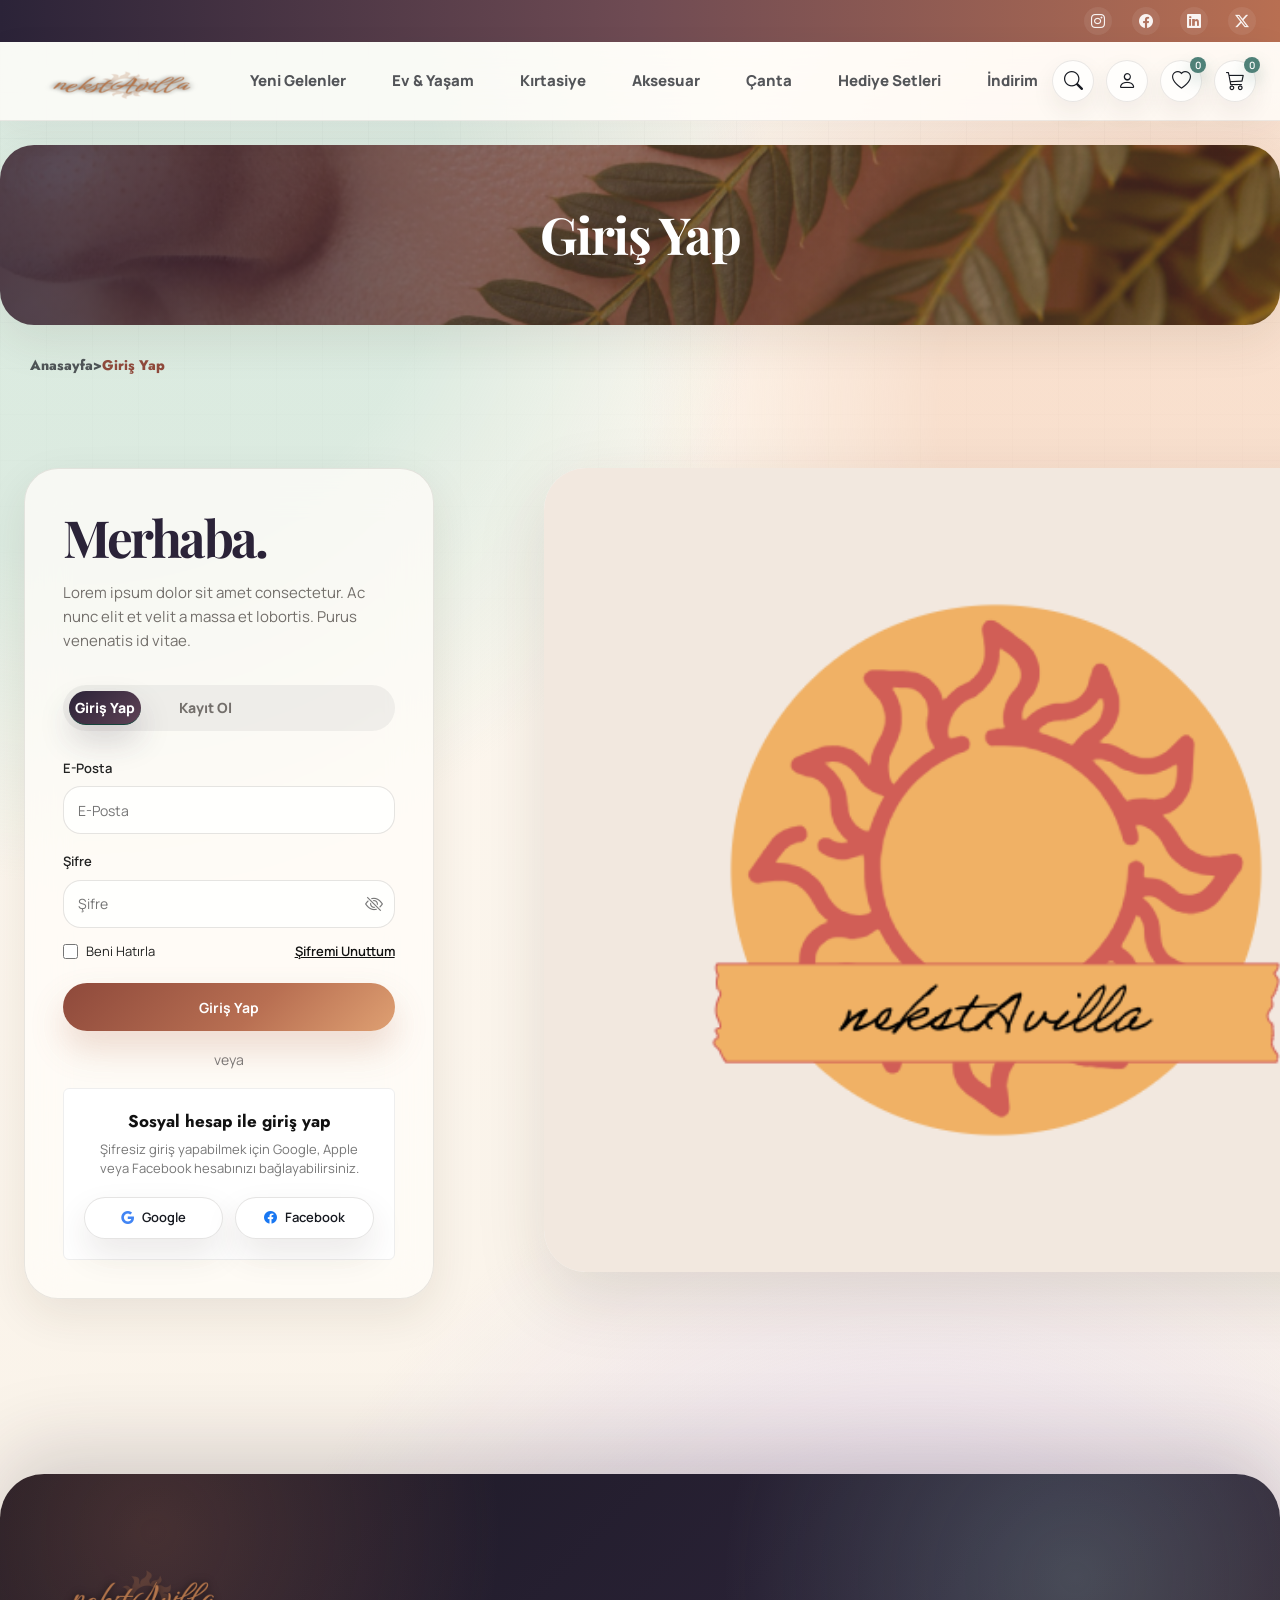
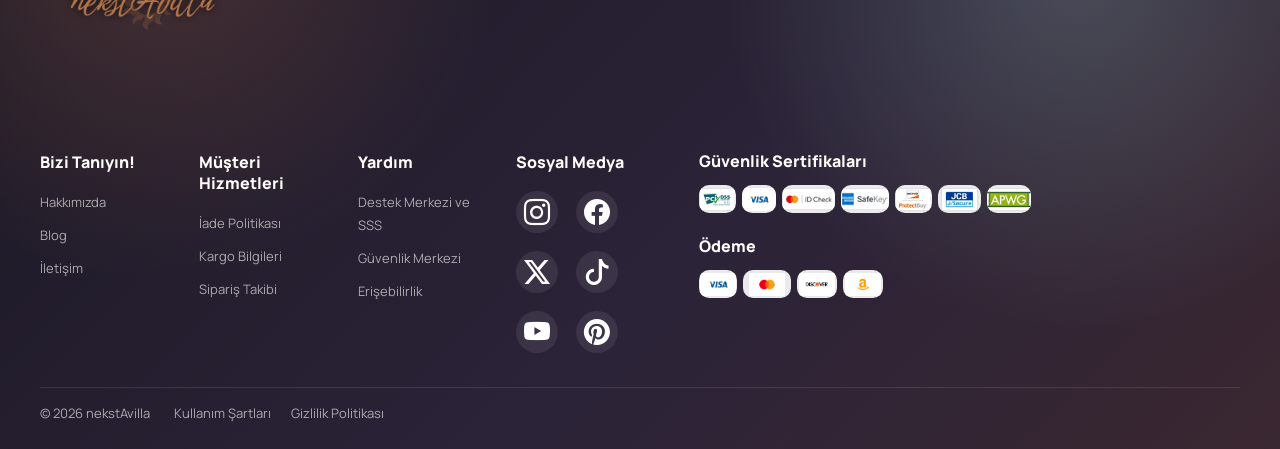
<file: hesabim.html>
﻿<!doctype html>
<html lang="tr">

<head>
    <meta charset="UTF-8" />
    <meta name="viewport" content="width=device-width, initial-scale=1.0" />
    <title>nekstAvilla </title>

    <link href="https://cdn.jsdelivr.net/npm/bootstrap@5.3.3/dist/css/bootstrap.min.css" rel="stylesheet">
    <link rel="stylesheet" href="https://cdn.jsdelivr.net/npm/bootstrap-icons@1.11.3/font/bootstrap-icons.min.css">
    <link rel="stylesheet" href="style.css">

    <link rel="preconnect" href="https://fonts.googleapis.com">
    <link rel="preconnect" href="https://fonts.gstatic.com" crossorigin>
    <link href="https://fonts.googleapis.com/css2?family=Jost:wght@400;500;600;700&display=swap" rel="stylesheet">
    <link rel="stylesheet" href="modern-ui.css" />
</head>

<body>

    <div class="top-bar">
        <div class="site-container">
            <div class="top-bar-inner d-flex align-items-center justify-content-end">
                <a href="#" class="top-bar-icon" aria-label="Instagram"><i class="bi bi-instagram"></i></a>
                <a href="#" class="top-bar-icon" aria-label="Facebook"><i class="bi bi-facebook"></i></a>
                <a href="#" class="top-bar-icon" aria-label="LinkedIn"><i class="bi bi-linkedin"></i></a>
                <a href="#" class="top-bar-icon" aria-label="X"><i class="bi bi-twitter-x"></i></a>
            </div>
        </div>
    </div>

    <header class="header-main">
        <div class="site-container">
            <nav class="navbar navbar-expand-xl p-0">
                <a class="navbar-brand" href="index.html">
                    <img src="images/logo.png" alt="nekstAvilla Logo" class="header-logo">
                </a>

                <div class="header-actions d-flex align-items-center">
                    <div class="header-icons d-flex align-items-center">
                        <a href="#" class="header-icon" aria-label="Ara"><i class="bi bi-search"></i></a>

                        <a href="hesabim.html" class="header-icon" aria-label="Hesabım">
                            <i class="bi bi-person"></i>
                        </a>

                        <a href="favoriler.html" class="header-icon position-relative" aria-label="Favoriler">
                            <i class="bi bi-heart"></i>
                            <span class="icon-badge">0</span>
                        </a>

                        <a href="sepet.html" class="header-icon position-relative" aria-label="Sepet">
                            <i class="bi bi-cart3"></i>
                            <span class="icon-badge">0</span>
                        </a>
                    </div>

                    <button class="navbar-toggler border-0 shadow-none p-0" type="button" data-bs-toggle="collapse"
                        data-bs-target="#mainNavbar" aria-controls="mainNavbar" aria-expanded="false"
                        aria-label="Menüyü Aç/Kapat">
                        <span class="navbar-toggler-icon"></span>
                    </button>
                </div>

                                                <div class="collapse navbar-collapse" id="mainNavbar">
                    <ul class="navbar-nav align-items-xl-center">
                        <li class="nav-item"><a class="nav-link" href="yeni-gelenler.html">Yeni Gelenler</a></li>
                        <li class="nav-item"><a class="nav-link" href="#">Ev & Yaşam</a></li>
                        <li class="nav-item"><a class="nav-link" href="#">Kırtasiye</a></li>
                        <li class="nav-item"><a class="nav-link" href="#">Aksesuar</a></li>
                        <li class="nav-item"><a class="nav-link" href="#">Çanta</a></li>
                        <li class="nav-item"><a class="nav-link" href="#">Hediye Setleri</a></li>
                        <li class="nav-item"><a class="nav-link" href="#">İndirim</a></li>
                    </ul>
                </div>
            </nav>
        </div>
    </header>

    <section class="pm-minik-banner">
        <div class="banner-maske"></div>
        <img src="images/backg.png" alt="nekstAvilla" class="banner-gorsel">

        <div class="banner-icerik">
            <h1 id="authBannerTitle">Kullanıcı Bilgilerim</h1>
        </div>
    </section>

    <div class="breadcrumb">
        <a href="index.html">Anasayfa</a> >
        <span id="authBreadcrumbText">Kullanıcı Bilgilerim</span>
    </div>

    <section class="account-page">

        <div class="site-container">

            <div class="account-layout">

                <!-- LEFT SIDEBAR -->
                <aside class="account-sidebar">

                    <div class="account-user-box">

                        <div class="account-avatar" id="accountAvatar">
                            PM
                        </div>

                        <div>
                            <h3 id="sidebarUserName">
                                Kullanıcı
                            </h3>

                            <p id="sidebarUserEmail">
                                kullanici@mail.com
                            </p>
                        </div>

                    </div>

                    <div class="account-menu">

                        <a href="siparislerim.html" class="account-menu-item">
                            <i class="bi bi-bag"></i>
                            Siparişlerim
                        </a>

                        <a href="#" class="account-menu-item active">
                            <i class="bi bi-person"></i>
                            Kullanıcı Bilgilerim
                        </a>

                        <button type="button" class="account-menu-item logout-btn" id="logoutBtn">
                            <i class="bi bi-box-arrow-left"></i>
                            Çıkış Yap
                        </button>

                    </div>

                </aside>

                <!-- RIGHT CONTENT -->
                <div class="account-content">

                    <h2>Kullanıcı Bilgilerim</h2>

                    <div class="account-section">

                        <h3>Üyelik Bilgilerim</h3>

                        <p class="account-desc">
                            Birbirinden güvenilir ve en iyi seviyede tutabilmemiz için gereken
                            bilgilerinizi buradan düzenleyebilirsiniz.
                        </p>

                        <div class="account-message" id="profileMessage"></div>

                        <form id="profileForm">

                            <div class="account-form-row">

                                <div class="account-form-group">
                                    <label>Ad</label>
                                    <input type="text" id="profileName">
                                </div>

                                <div class="account-form-group">
                                    <label>Soyad</label>
                                    <input type="text" id="profileSurname">
                                </div>

                            </div>

                            <div class="account-form-row">

                                <div class="account-form-group">
                                    <label>E-Posta Adresi</label>
                                    <input type="email" id="profileEmail">
                                </div>

                                <div class="account-form-group phone-group">
                                    <label>Telefon</label>

                                    <div class="phone-input-wrap">
                                        <input type="tel" id="profilePhone">

                                        <button type="button" class="phone-change-btn">
                                            Değiştir
                                        </button>
                                    </div>
                                </div>

                            </div>

                            <button type="submit" class="account-save-btn">
                                Kaydet
                            </button>

                        </form>

                    </div>

                    <div class="account-section password-section">

                        <h3>Şifre Bilgilerim</h3>

                        <p class="account-desc">
                            Bilgileriniz bizimle her zaman güvende, yeni bir şifre belirlemek isterseniz
                            buradan güncelleyebilirsiniz.
                        </p>

                        <div class="account-message" id="passwordMessage"></div>

                        <form id="passwordForm">

                            <div class="account-form-group full">

                                <label>Mevcut Şifre</label>

                                <div class="account-password-wrap">
                                    <input type="password" id="currentPassword">

                                    <button type="button" class="account-toggle-password" data-target="currentPassword">
                                        <i class="bi bi-eye-slash"></i>
                                    </button>
                                </div>

                            </div>

                            <div class="account-form-row">

                                <div class="account-form-group">

                                    <label>Yeni Şifre</label>

                                    <div class="account-password-wrap">
                                        <input type="password" id="newPassword">

                                        <button type="button" class="account-toggle-password" data-target="newPassword">
                                            <i class="bi bi-eye-slash"></i>
                                        </button>
                                    </div>

                                </div>

                                <div class="account-form-group">

                                    <label>Yeni Şifre Tekrar</label>

                                    <div class="account-password-wrap">
                                        <input type="password" id="newPasswordAgain">

                                        <button type="button" class="account-toggle-password"
                                            data-target="newPasswordAgain">
                                            <i class="bi bi-eye-slash"></i>
                                        </button>
                                    </div>

                                </div>

                            </div>

                            <button type="submit" class="account-save-btn">
                                Güncelle
                            </button>

                        </form>

                    </div>

                </div>

            </div>

        </div>

    </section>

   
    <footer class="site-footer">
        <div class="site-footer-inner">
            <div class="site-footer-top">

                <div class="footer-brand-area">
                    <a href="index.html" class="footer-logo">
                        <img src="images/logo2.png" alt="Eticaretiz Logo">
                    </a>
                </div>

                <div class="footer-links-grid">
                    <div class="footer-col">
                        <h4>Bizi Tanıyın!</h4>
                        <a href="#">Hakkımızda</a>
                        <a href="#">Blog</a>
                        <a href="#">İletişim</a>
                    </div>

                    <div class="footer-col">
                        <h4>Müşteri Hizmetleri</h4>
                        <a href="#">İade Politikası</a>
                        <a href="#">Kargo Bilgileri</a>
                        <a href="#">Sipariş Takibi</a>
                    </div>

                    <div class="footer-col">
                        <h4>Yardım</h4>
                        <a href="#">Destek Merkezi ve SSS</a>
                        <a href="#">Güvenlik Merkezi</a>
                        <a href="#">Erişebilirlik</a>
                    </div>

                    <div class="footer-col footer-social-col">
                        <h4>Sosyal Medya</h4>
                        <div class="footer-socials">
                            <a href="#" aria-label="Instagram"><i class="bi bi-instagram"></i></a>
                            <a href="#" aria-label="Facebook"><i class="bi bi-facebook"></i></a>
                            <a href="#" aria-label="X"><i class="bi bi-twitter-x"></i></a>
                            <a href="#" aria-label="TikTok"><i class="bi bi-tiktok"></i></a>
                            <a href="#" aria-label="YouTube"><i class="bi bi-youtube"></i></a>
                            <a href="#" aria-label="Pinterest"><i class="bi bi-pinterest"></i></a>
                        </div>
                    </div>

                    <div class="footer-cert-payments">
                        <div class="footer-cert-block">
                            <h4>Güvenlik Sertifikaları</h4>

                            <div class="footer-logo-row footer-logo-row-security">
                                <span class="footer-logo-chip chip-pci">
                                    <img src="images/pci.png" alt="PCI DSS">
                                </span>

                                <span class="footer-logo-chip chip-visa-secure">
                                    <img src="images/visa.png" alt="Visa Secure">
                                </span>

                                <span class="footer-logo-chip chip-id">
                                    <img src="images/ID.png" alt="ID Check">
                                </span>

                                <span class="footer-logo-chip chip-safe">
                                    <img src="images/safe.png" alt="SafeKey">
                                </span>

                                <span class="footer-logo-chip chip-protect">
                                    <img src="images/protect.png" alt="ProtectBuy">
                                </span>

                                <span class="footer-logo-chip chip-jcb-secure">
                                    <img src="images/jcb.png" alt="JCB Secure">
                                </span>

                                <span class="footer-logo-chip chip-apwg">
                                    <img src="images/apwg.png" alt="APWG">
                                </span>
                            </div>
                        </div>

                        <div class="footer-cert-block">
                            <h4>Ödeme</h4>

                            <div class="footer-logo-row footer-logo-row-payment-top">
                                <span class="footer-logo-chip chip-visa2">
                                    <img src="images/visa2.png" alt="Visa">
                                </span>

                                <span class="footer-logo-chip chip-master">
                                    <img src="images/master.png" alt="Mastercard">
                                </span>



                                <span class="footer-logo-chip chip-disc">
                                    <img src="images/disc.png" alt="Discover">
                                </span>


                                <span class="footer-logo-chip chip-cash">
                                    <img src="images/cash.png" alt="Cash">
                                </span>
                            </div>

                        </div>
                    </div>
                </div>

            </div>

            <div class="site-footer-bottom">
                <div class="footer-bottom-left">
                    <p>© 2026 nekstAvilla</p>

                    <div class="footer-bottom-links">
                        <a href="#">Kullanım Şartları</a>
                        <a href="#">Gizlilik Politikası</a>
                    </div>
                </div>

               
            </div>
        </div>
    </footer>
    <script src="https://cdn.jsdelivr.net/npm/bootstrap@5.3.3/dist/js/bootstrap.bundle.min.js"></script>

    <script>
        /* =========================================
        KULLANICIYA ÖZEL SEPET / FAVORİ SİSTEMİ
        ========================================= */

        function aktifKullaniciGetir() {
            try {
                return JSON.parse(localStorage.getItem("aktifKullanici")) || null;
            } catch {
                return null;
            }
        }

        function aktifKullaniciIdGetir() {
            const aktifKullanici = aktifKullaniciGetir();
            return aktifKullanici ? aktifKullanici.id : null;
        }

        function sepetKeyGetir() {
            const userId = aktifKullaniciIdGetir();

            if (!userId) {
                return null;
            }

            return `sepet_${userId}`;
        }

        function favorilerKeyGetir() {
            const userId = aktifKullaniciIdGetir();

            if (!userId) {
                return null;
            }

            return `favoriler_${userId}`;
        }

        function sepetiGetir() {
            const sepetKey = sepetKeyGetir();

            if (!sepetKey) {
                return [];
            }

            try {
                return JSON.parse(localStorage.getItem(sepetKey)) || [];
            } catch {
                return [];
            }
        }

        function sepetiKaydet(sepet) {
            const sepetKey = sepetKeyGetir();

            if (!sepetKey) {
                return;
            }

            localStorage.setItem(sepetKey, JSON.stringify(sepet));
        }

        function sepetiTemizle() {
            const sepetKey = sepetKeyGetir();

            if (!sepetKey) {
                return;
            }

            localStorage.removeItem(sepetKey);
        }

        function favorileriGetir() {
            const favorilerKey = favorilerKeyGetir();

            if (!favorilerKey) {
                return [];
            }

            try {
                return JSON.parse(localStorage.getItem(favorilerKey)) || [];
            } catch {
                return [];
            }
        }

        function favorileriKaydet(favoriler) {
            const favorilerKey = favorilerKeyGetir();

            if (!favorilerKey) {
                return;
            }

            localStorage.setItem(favorilerKey, JSON.stringify(favoriler));
        }

        function favorileriTemizle() {
            const favorilerKey = favorilerKeyGetir();

            if (!favorilerKey) {
                return;
            }

            localStorage.removeItem(favorilerKey);
        }

        function sepetSayaciniGuncelle() {
            const sepetBadge = document.querySelector('a[href="sepet.html"] .icon-badge');

            if (!sepetBadge) return;

            if (!aktifKullaniciIdGetir()) {
                sepetBadge.innerText = "0";
                return;
            }

            const sepet = sepetiGetir();

            const toplamAdet = sepet.reduce((total, urun) => {
                return total + Number(urun.adet || 0);
            }, 0);

            sepetBadge.innerText = toplamAdet;
        }

        function favoriSayaciniGuncelle() {
            const favoriBadge = document.querySelector('a[href="favoriler.html"] .icon-badge');

            if (!favoriBadge) return;

            if (!aktifKullaniciIdGetir()) {
                favoriBadge.innerText = "0";
                return;
            }

            const favoriler = favorileriGetir();

            favoriBadge.innerText = favoriler.length;
        }

        document.addEventListener("DOMContentLoaded", function () {
            sepetSayaciniGuncelle();
            favoriSayaciniGuncelle();
        });
    </script>

    <script>
        /* =========================================
        AUTH PAGE
        ========================================= */

        const loginTab = document.getElementById("loginTab");
        const registerTab = document.getElementById("registerTab");

        const loginForm = document.getElementById("loginForm");
        const registerForm = document.getElementById("registerForm");

        const authBannerTitle = document.getElementById("authBannerTitle");
        const authBreadcrumbText = document.getElementById("authBreadcrumbText");
        const authMessage = document.getElementById("authMessage");

        const registerPhone = document.getElementById("registerPhone");

        function kullanicilariGetir() {
            try {
                return JSON.parse(localStorage.getItem("kullanicilar")) || [];
            } catch {
                return [];
            }
        }

        function kullanicilariKaydet(kullanicilar) {
            localStorage.setItem("kullanicilar", JSON.stringify(kullanicilar));
        }

        function adminKullaniciyiEkle() {
            const kullanicilar = kullanicilariGetir();

            const adminVarMi = kullanicilar.some((user) => {
                return user.email === "admin@nekstavilla.com";
            });

            if (!adminVarMi) {
                kullanicilar.push({
                    id: "admin",
                    ad: "Admin",
                    soyad: "User",
                    email: "admin@nekstavilla.com",
                    telefon: "0000000000",
                    sifre: "123qwe",
                    rol: "admin"
                });

                kullanicilariKaydet(kullanicilar);
            }
        }

        function mesajGoster(type, text) {
            authMessage.className = "auth-message active " + type;
            authMessage.innerText = text;
        }

        function mesajTemizle() {
            authMessage.className = "auth-message";
            authMessage.innerText = "";
        }

        function authModeDegistir(mode) {
            mesajTemizle();

            if (mode === "login") {
                loginTab.classList.add("active");
                registerTab.classList.remove("active");

                loginForm.classList.add("active");
                registerForm.classList.remove("active");

                authBannerTitle.innerText = "Giriş Yap";
                authBreadcrumbText.innerText = "Giriş Yap";

                document.title = "nekstAvilla | Giriş Yap";
            }

            if (mode === "register") {
                registerTab.classList.add("active");
                loginTab.classList.remove("active");

                registerForm.classList.add("active");
                loginForm.classList.remove("active");

                authBannerTitle.innerText = "Kayıt Ol";
                authBreadcrumbText.innerText = "Kayıt Ol";

                document.title = "nekstAvilla | Kayıt Ol";
            }
        }

        loginTab.addEventListener("click", () => {
            authModeDegistir("login");
        });

        registerTab.addEventListener("click", () => {
            authModeDegistir("register");
        });

        document.querySelectorAll(".toggle-password").forEach((btn) => {
            btn.addEventListener("click", function () {
                const targetId = this.dataset.target;
                const input = document.getElementById(targetId);
                const icon = this.querySelector("i");

                if (!input) return;

                if (input.type === "password") {
                    input.type = "text";
                    icon.className = "bi bi-eye";
                } else {
                    input.type = "password";
                    icon.className = "bi bi-eye-slash";
                }
            });
        });

        registerPhone.addEventListener("input", function () {
            this.value = this.value.replace(/[^\d\s()]/g, "");
        });

        registerForm.addEventListener("submit", function (e) {
            e.preventDefault();

            const ad = document.getElementById("registerName").value.trim();
            const soyad = document.getElementById("registerSurname").value.trim();
            const email = document.getElementById("registerEmail").value.trim().toLowerCase();
            const telefon = document.getElementById("registerPhone").value.trim();
            const sifre = document.getElementById("registerPassword").value.trim();
            const policy = document.getElementById("registerPolicy").checked;

            if (!ad || !soyad || !email || !telefon || !sifre) {
                mesajGoster("error", "Lütfen bütün alanları eksiksiz doldurun.");
                return;
            }

            if (sifre.length < 6) {
                mesajGoster("error", "Şifre en az 6 karakter olmalıdır.");
                return;
            }

            if (!policy) {
                mesajGoster("error", "Devam etmek için üyelik koşullarını kabul etmelisiniz.");
                return;
            }

            const kullanicilar = kullanicilariGetir();

            const emailVarMi = kullanicilar.some((user) => {
                return user.email === email;
            });

            if (emailVarMi) {
                mesajGoster("error", "Bu e-posta adresiyle kayıtlı bir kullanıcı zaten var.");
                return;
            }

            const yeniKullanici = {
                id: "user-" + Date.now(),
                ad: ad,
                soyad: soyad,
                email: email,
                telefon: telefon,
                sifre: sifre,
                rol: "user"
            };

            kullanicilar.push(yeniKullanici);
            kullanicilariKaydet(kullanicilar);

            mesajGoster("success", "Kayıt başarılı. Şimdi giriş yapabilirsiniz.");

            registerForm.reset();

            setTimeout(() => {
                authModeDegistir("login");
                document.getElementById("loginEmail").value = email;
            }, 900);
        });

        loginForm.addEventListener("submit", function (e) {
            e.preventDefault();

            const email = document.getElementById("loginEmail").value.trim().toLowerCase();
            const sifre = document.getElementById("loginPassword").value.trim();

            if (!email || !sifre) {
                mesajGoster("error", "E-posta ve şifre alanlarını doldurun.");
                return;
            }

            const kullanicilar = kullanicilariGetir();

            const bulunanKullanici = kullanicilar.find((user) => {
                return user.email === email && user.sifre === sifre;
            });

            if (!bulunanKullanici) {
                mesajGoster("error", "E-posta veya şifre hatalı.");
                return;
            }

            localStorage.setItem("aktifKullanici", JSON.stringify({
                id: bulunanKullanici.id,
                ad: bulunanKullanici.ad,
                soyad: bulunanKullanici.soyad,
                email: bulunanKullanici.email,
                rol: bulunanKullanici.rol
            }));

            mesajGoster("success", "Giriş başarılı. Yönlendiriliyorsunuz...");

            setTimeout(() => {
                window.location.href = "index.html";
            }, 900);
        });

        function sepetSayaciniGuncelle() {
            const sepet = JSON.parse(localStorage.getItem("sepet")) || [];

            const toplamAdet = sepet.reduce((total, urun) => {
                return total + Number(urun.adet || 0);
            }, 0);

            const sepetBadge = document.querySelector('a[href="sepet.html"] .icon-badge');

            if (sepetBadge) {
                sepetBadge.innerText = toplamAdet;
            }
        }

        function favoriSayaciniGuncelle() {
            const aktifKullanici = JSON.parse(localStorage.getItem("aktifKullanici")) || null;

            const favoriBadge = document.querySelector('a[href="favoriler.html"] .icon-badge');

            if (!favoriBadge) return;

            if (!aktifKullanici) {
                favoriBadge.innerText = "0";
                return;
            }

            const favoriler = JSON.parse(localStorage.getItem("favoriler")) || [];

            favoriBadge.innerText = favoriler.length;
        }

        document.addEventListener("DOMContentLoaded", () => {
            adminKullaniciyiEkle();
            sepetSayaciniGuncelle();
            favoriSayaciniGuncelle();

            const params = new URLSearchParams(window.location.search);
            const mode = params.get("mode");

            if (mode === "register") {
                authModeDegistir("register");
            } else {
                authModeDegistir("login");
            }
        });
    </script>

    <script>
        /* =========================================
        HESABIM SAYFASI
        ========================================= */

        function aktifKullaniciGetir() {
            try {
                return JSON.parse(localStorage.getItem("aktifKullanici")) || null;
            } catch {
                return null;
            }
        }

        function kullanicilariGetir() {
            try {
                return JSON.parse(localStorage.getItem("kullanicilar")) || [];
            } catch {
                return [];
            }
        }

        function kullanicilariKaydet(kullanicilar) {
            localStorage.setItem("kullanicilar", JSON.stringify(kullanicilar));
        }

        function mesajGoster(elementId, type, text) {
            const message = document.getElementById(elementId);

            if (!message) return;

            message.className = "account-message active " + type;
            message.innerText = text;
        }

        function mesajTemizle(elementId) {
            const message = document.getElementById(elementId);

            if (!message) return;

            message.className = "account-message";
            message.innerText = "";
        }

        function sepetSayaciniGuncelle() {
            const aktifKullanici = JSON.parse(localStorage.getItem("aktifKullanici")) || null;

            const sepetBadge = document.querySelector('a[href="sepet.html"] .icon-badge');

            if (!sepetBadge) return;

            if (!aktifKullanici) {
                sepetBadge.innerText = "0";
                return;
            }

            const sepet = JSON.parse(localStorage.getItem("sepet")) || [];

            const toplamAdet = sepet.reduce((total, urun) => {
                return total + Number(urun.adet || 0);
            }, 0);

            sepetBadge.innerText = toplamAdet;
        }

        function favoriSayaciniGuncelle() {
            const aktifKullanici = JSON.parse(localStorage.getItem("aktifKullanici")) || null;

            const favoriBadge = document.querySelector('a[href="favoriler.html"] .icon-badge');

            if (!favoriBadge) return;

            if (!aktifKullanici) {
                favoriBadge.innerText = "0";
                return;
            }

            const favoriler = JSON.parse(localStorage.getItem("favoriler")) || [];

            favoriBadge.innerText = favoriler.length;
        }

        function kullaniciBilgileriniYukle() {
            const aktifKullanici = aktifKullaniciGetir();

            if (!aktifKullanici) {
                window.location.href = "giris.html";
                return;
            }

            const kullanicilar = kullanicilariGetir();

            const tamKullanici = kullanicilar.find((user) => {
                return user.id === aktifKullanici.id;
            });

            if (!tamKullanici) {
                localStorage.removeItem("aktifKullanici");
                window.location.href = "giris.html";
                return;
            }

            const adSoyad = `${tamKullanici.ad} ${tamKullanici.soyad}`;
            const initials = `${tamKullanici.ad?.charAt(0) || ""}${tamKullanici.soyad?.charAt(0) || ""}`.toUpperCase();

            document.getElementById("accountAvatar").innerText = initials || "PM";
            document.getElementById("sidebarUserName").innerText = adSoyad;
            document.getElementById("sidebarUserEmail").innerText = tamKullanici.email;

            document.getElementById("profileName").value = tamKullanici.ad || "";
            document.getElementById("profileSurname").value = tamKullanici.soyad || "";
            document.getElementById("profileEmail").value = tamKullanici.email || "";
            document.getElementById("profilePhone").value = tamKullanici.telefon || "";
        }

        const profileForm = document.getElementById("profileForm");

        if (profileForm) {
            profileForm.addEventListener("submit", function (e) {
                e.preventDefault();

                mesajTemizle("profileMessage");

                const aktifKullanici = aktifKullaniciGetir();

                if (!aktifKullanici) {
                    window.location.href = "giris.html";
                    return;
                }

                const ad = document.getElementById("profileName").value.trim();
                const soyad = document.getElementById("profileSurname").value.trim();
                const email = document.getElementById("profileEmail").value.trim().toLowerCase();
                const telefon = document.getElementById("profilePhone").value.trim();

                if (!ad || !soyad || !email || !telefon) {
                    mesajGoster("profileMessage", "error", "Lütfen bütün üyelik bilgilerini doldurun.");
                    return;
                }

                let kullanicilar = kullanicilariGetir();

                const emailBaskasindaVarMi = kullanicilar.some((user) => {
                    return user.email === email && user.id !== aktifKullanici.id;
                });

                if (emailBaskasindaVarMi) {
                    mesajGoster("profileMessage", "error", "Bu e-posta başka bir kullanıcı tarafından kullanılıyor.");
                    return;
                }

                kullanicilar = kullanicilar.map((user) => {
                    if (user.id === aktifKullanici.id) {
                        return {
                            ...user,
                            ad: ad,
                            soyad: soyad,
                            email: email,
                            telefon: telefon
                        };
                    }

                    return user;
                });

                kullanicilariKaydet(kullanicilar);

                const yeniAktifKullanici = {
                    ...aktifKullanici,
                    ad: ad,
                    soyad: soyad,
                    email: email
                };

                localStorage.setItem("aktifKullanici", JSON.stringify(yeniAktifKullanici));

                kullaniciBilgileriniYukle();

                mesajGoster("profileMessage", "success", "Bilgileriniz başarıyla güncellendi.");
            });
        }

        const passwordForm = document.getElementById("passwordForm");

        if (passwordForm) {
            passwordForm.addEventListener("submit", function (e) {
                e.preventDefault();

                mesajTemizle("passwordMessage");

                const aktifKullanici = aktifKullaniciGetir();

                if (!aktifKullanici) {
                    window.location.href = "giris.html";
                    return;
                }

                const mevcutSifre = document.getElementById("currentPassword").value.trim();
                const yeniSifre = document.getElementById("newPassword").value.trim();
                const yeniSifreTekrar = document.getElementById("newPasswordAgain").value.trim();

                if (!mevcutSifre || !yeniSifre || !yeniSifreTekrar) {
                    mesajGoster("passwordMessage", "error", "Lütfen tüm şifre alanlarını doldurun.");
                    return;
                }

                if (yeniSifre.length < 6) {
                    mesajGoster("passwordMessage", "error", "Yeni şifre en az 6 karakter olmalıdır.");
                    return;
                }

                if (yeniSifre !== yeniSifreTekrar) {
                    mesajGoster("passwordMessage", "error", "Yeni şifreler birbiriyle eşleşmiyor.");
                    return;
                }

                let kullanicilar = kullanicilariGetir();

                const kullaniciIndex = kullanicilar.findIndex((user) => {
                    return user.id === aktifKullanici.id;
                });

                if (kullaniciIndex === -1) {
                    localStorage.removeItem("aktifKullanici");
                    window.location.href = "giris.html";
                    return;
                }

                if (kullanicilar[kullaniciIndex].sifre !== mevcutSifre) {
                    mesajGoster("passwordMessage", "error", "Mevcut şifre hatalı.");
                    return;
                }

                kullanicilar[kullaniciIndex].sifre = yeniSifre;

                kullanicilariKaydet(kullanicilar);

                passwordForm.reset();

                mesajGoster("passwordMessage", "success", "Şifreniz başarıyla güncellendi.");
            });
        }

        document.querySelectorAll(".account-toggle-password").forEach((btn) => {
            btn.addEventListener("click", function () {
                const targetId = this.dataset.target;
                const input = document.getElementById(targetId);
                const icon = this.querySelector("i");

                if (!input) return;

                if (input.type === "password") {
                    input.type = "text";
                    icon.className = "bi bi-eye";
                } else {
                    input.type = "password";
                    icon.className = "bi bi-eye-slash";
                }
            });
        });

        const logoutBtn = document.getElementById("logoutBtn");

        if (logoutBtn) {
            logoutBtn.addEventListener("click", function () {

                localStorage.removeItem("aktifKullanici");

                const sepetBadge = document.querySelector('a[href="sepet.html"] .icon-badge');
                const favoriBadge = document.querySelector('a[href="favoriler.html"] .icon-badge');

                if (sepetBadge) {
                    sepetBadge.innerText = "0";
                }

                if (favoriBadge) {
                    favoriBadge.innerText = "0";
                }

                window.location.href = "giris.html";

            });
        }

        document.addEventListener("DOMContentLoaded", function () {
            kullaniciBilgileriniYukle();
            sepetSayaciniGuncelle();
            favoriSayaciniGuncelle();
        });
    </script>

    <script>
        /* =========================================
        GİRİŞ KONTROLÜ
        ========================================= */

        function aktifKullaniciVarMi() {
            const aktifKullanici = JSON.parse(localStorage.getItem("aktifKullanici")) || null;
            return aktifKullanici !== null;
        }

        function girisSayfasinaYonlendir() {
            const mevcutSayfa = window.location.pathname.split("/").pop() || "index.html";
            window.location.href = `giris.html?next=${mevcutSayfa}`;
        }

        function girisKontrolEt() {
            if (!aktifKullaniciVarMi()) {
                girisSayfasinaYonlendir();
                return false;
            }

            return true;
        }
    </script>

    <script src="modern-ui.js"></script>
</body>

</html>
</file>
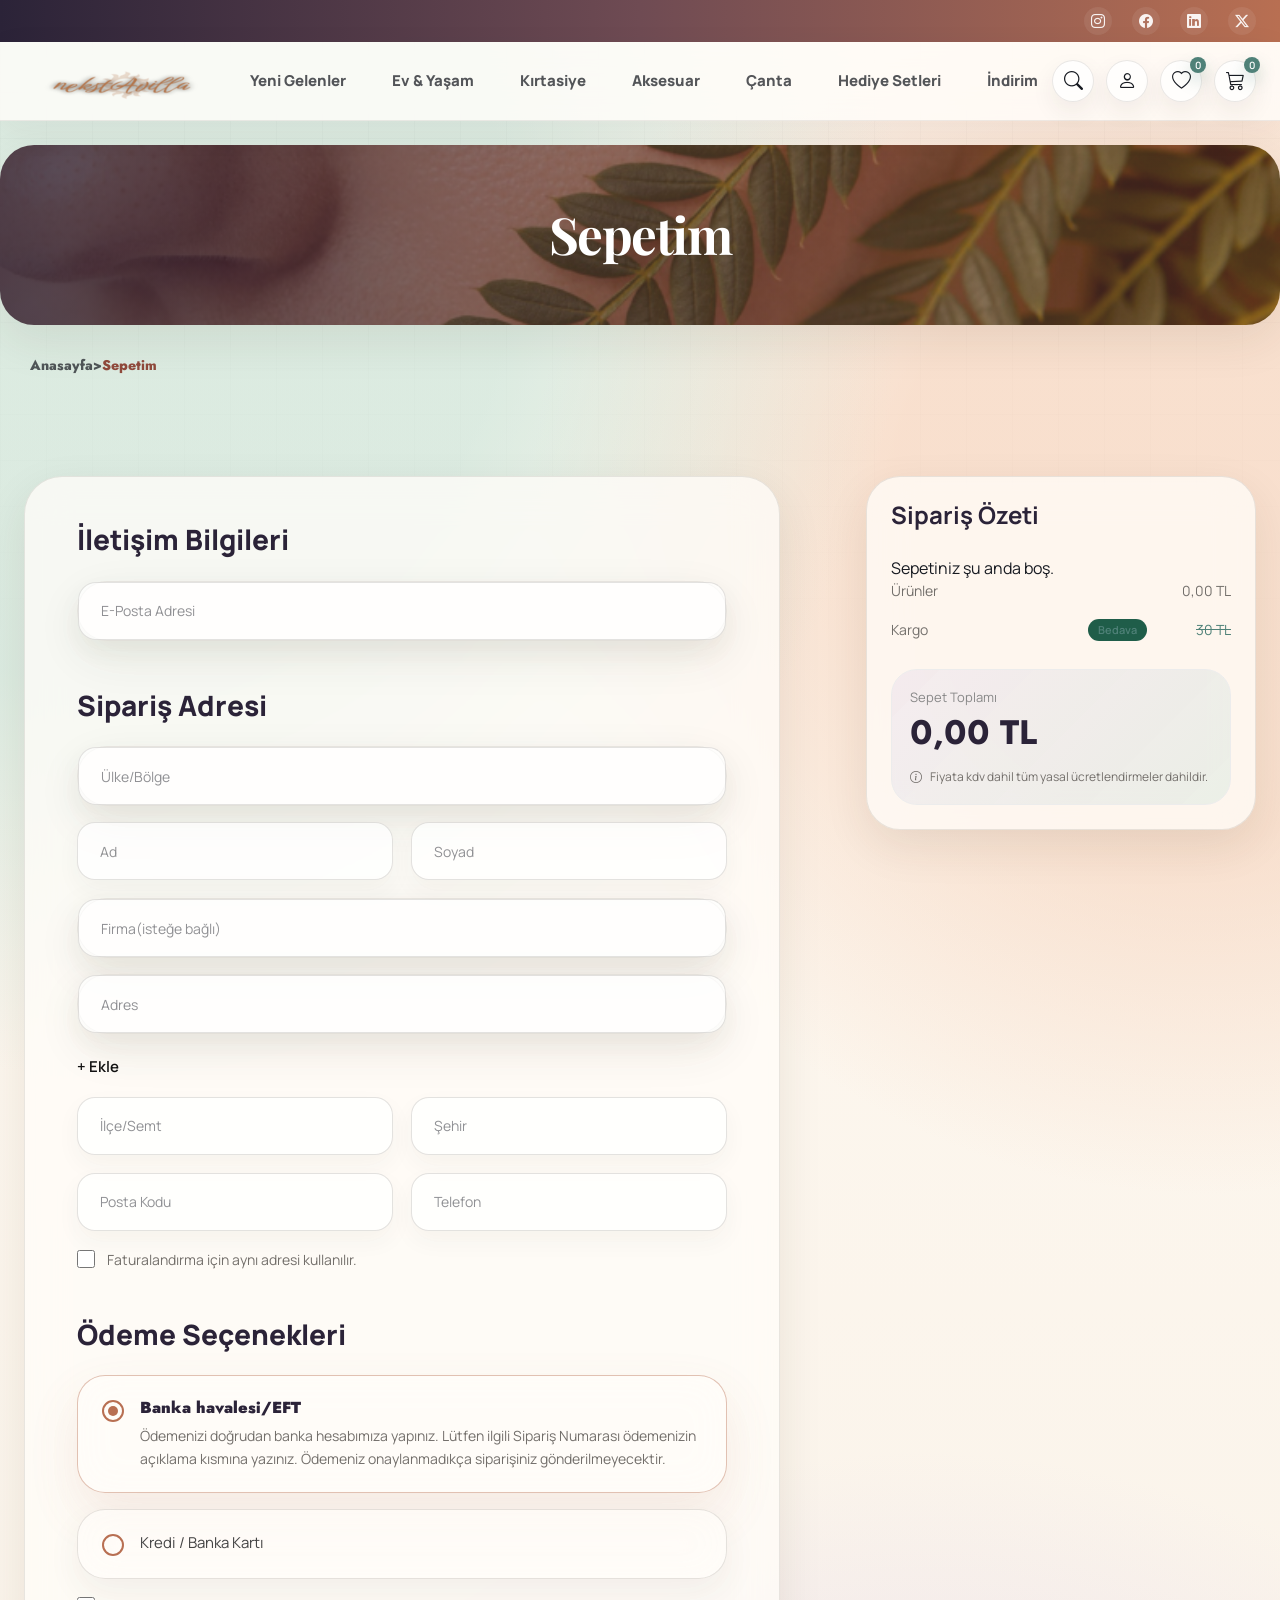
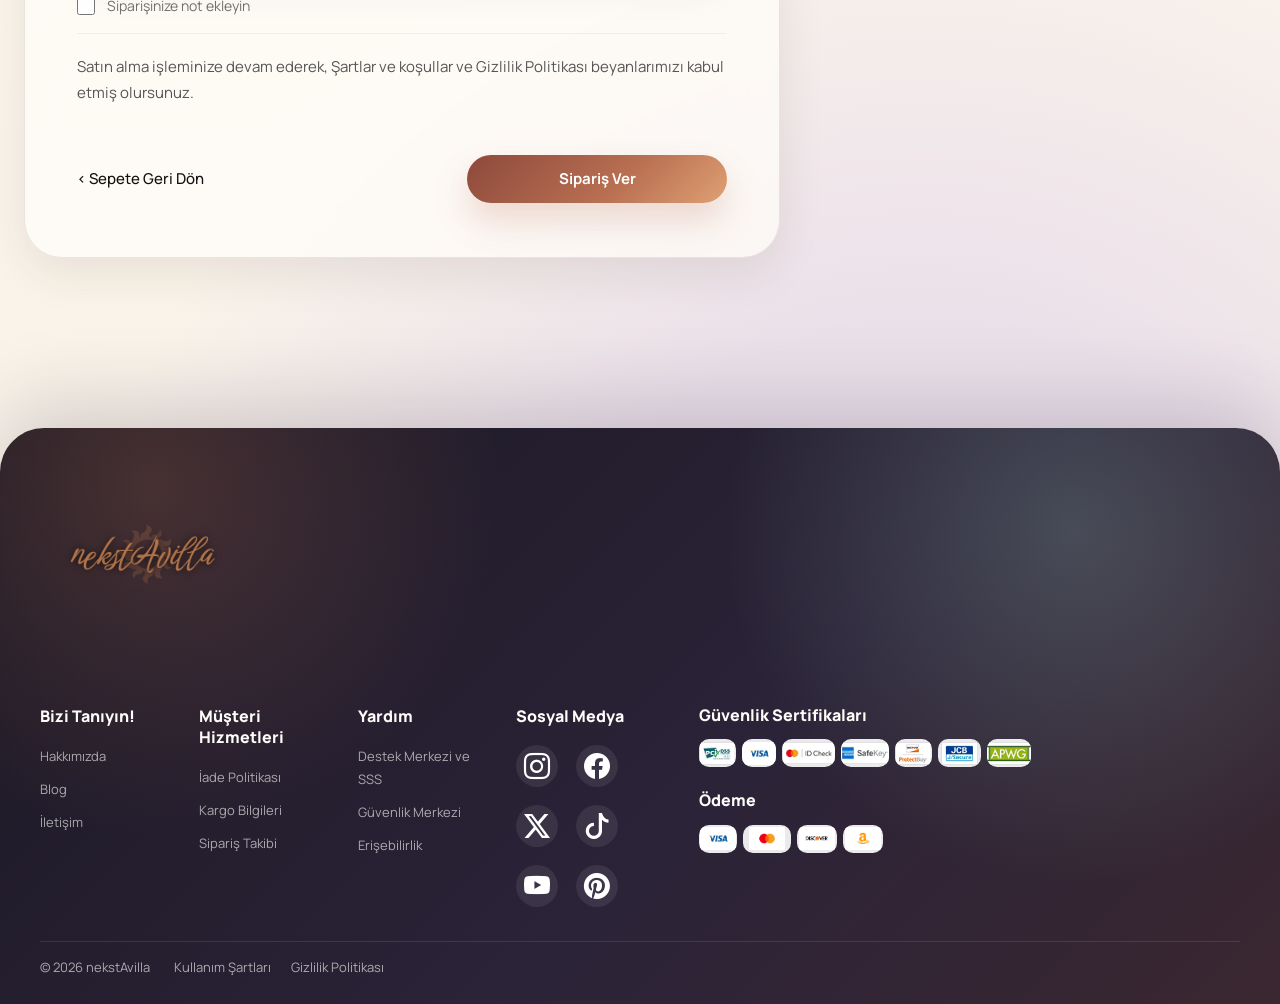
<file: sepet-odeme.html>
﻿<!doctype html>
<html lang="tr">

<head>
    <meta charset="UTF-8" />
    <meta name="viewport" content="width=device-width, initial-scale=1.0" />
    <title>nekstAvilla</title>
    <link href="https://cdn.jsdelivr.net/npm/bootstrap@5.3.3/dist/css/bootstrap.min.css" rel="stylesheet" />
    <link rel="stylesheet" href="https://cdn.jsdelivr.net/npm/bootstrap-icons@1.11.3/font/bootstrap-icons.min.css" />
    <link rel="stylesheet" href="style.css" />
    <link rel="preconnect" href="https://fonts.googleapis.com">
    <link rel="preconnect" href="https://fonts.gstatic.com" crossorigin>
    <link href="https://fonts.googleapis.com/css2?family=Jost:wght@400;500;600;700&display=swap" rel="stylesheet">
    <link rel="stylesheet" href="modern-ui.css" />
</head>

<body>
    <div class="top-bar">
        <div class="site-container">
            <div class="top-bar-inner d-flex align-items-center justify-content-end">
                <a href="#" class="top-bar-icon" aria-label="Instagram"><i class="bi bi-instagram"></i></a>
                <a href="#" class="top-bar-icon" aria-label="Facebook"><i class="bi bi-facebook"></i></a>
                <a href="#" class="top-bar-icon" aria-label="LinkedIn"><i class="bi bi-linkedin"></i></a>
                <a href="#" class="top-bar-icon" aria-label="X"><i class="bi bi-twitter-x"></i></a>
            </div>
        </div>
    </div>

    <header class="header-main">
        <div class="site-container">
            <nav class="navbar navbar-expand-xl p-0">
                <a class="navbar-brand" href="index.html">
                    <img src="images/logo.png" alt="nekstAvilla Logo" class="header-logo">
                </a>

                <div class="header-actions d-flex align-items-center">
                    <div class="header-icons d-flex align-items-center">
                        <a href="#" class="header-icon" aria-label="Ara"><i class="bi bi-search"></i></a>
                        <a href="hesabim.html" class="header-icon" aria-label="Hesabım">
                            <i class="bi bi-person"></i>
                        </a> <a href="favoriler.html" class="header-icon position-relative" aria-label="Favoriler">
                            <i class="bi bi-heart"></i>
                            <span class="icon-badge">0</span>
                        </a>
                        <a href="sepet.html" class="header-icon position-relative" aria-label="Sepet">
                            <i class="bi bi-cart3"></i>
                            <span class="icon-badge">0</span>
                        </a>
                    </div>

                    <button class="navbar-toggler border-0 shadow-none p-0" type="button" data-bs-toggle="collapse"
                        data-bs-target="#mainNavbar" aria-controls="mainNavbar" aria-expanded="false"
                        aria-label="Menüyü Aç/Kapat">
                        <span class="navbar-toggler-icon"></span>
                    </button>
                </div>

                <div class="collapse navbar-collapse" id="mainNavbar">
                    <ul class="navbar-nav align-items-xl-center">
                        <li class="nav-item"><a class="nav-link" href="yeni-gelenler.html">Yeni Gelenler</a></li>
                        <li class="nav-item"><a class="nav-link" href="#">Ev & Yaşam</a></li>
                        <li class="nav-item"><a class="nav-link" href="#">Kırtasiye</a></li>
                        <li class="nav-item"><a class="nav-link" href="#">Aksesuar</a></li>
                        <li class="nav-item"><a class="nav-link" href="#">Çanta</a></li>
                        <li class="nav-item"><a class="nav-link" href="#">Hediye Setleri</a></li>
                        <li class="nav-item"><a class="nav-link" href="#">İndirim</a></li>
                    </ul>
                </div>
            </nav>
        </div>
    </header>

    <section class="pm-minik-banner">
        <div class="banner-maske"></div> <img src="../images/backg.png" alt="nekstAvilla Yeni Gelenler"
            class="banner-gorsel">

        <div class="banner-icerik">
            <h1>Sepetim</h1>
        </div>
    </section>

    <div class="breadcrumb">
        <a href="index.html">Anasayfa</a> > <span>Sepetim</span>
    </div>

    <section class="checkout-page">

        <div class="site-container">

            <div class="checkout-layout">

                <!-- LEFT -->

                <div class="checkout-left">

                    <h2 class="checkout-title">
                        İletişim Bilgileri
                    </h2>

                    <div class="checkout-group">
                        <input type="email" id="email" name="email" autocomplete="email" placeholder="E-Posta Adresi">
                    </div>

                    <!-- ADDRESS -->

                    <h2 class="checkout-title mt-5">
                        Sipariş Adresi
                    </h2>

                    <div class="checkout-group">
                        <input type="text" id="country" name="country" autocomplete="shipping country-name"
                            placeholder="Ülke/Bölge">
                    </div>

                    <div class="checkout-row">

                        <input type="text" id="given-name" name="given-name" autocomplete="shipping given-name"
                            placeholder="Ad">

                        <input type="text" id="family-name" name="family-name" autocomplete="shipping family-name"
                            placeholder="Soyad">

                    </div>

                    <div class="checkout-group">
                        <input type="text" id="company" name="organization" autocomplete="shipping organization"
                            placeholder="Firma(isteğe bağlı)">
                    </div>

                    <div class="checkout-group">
                        <input type="text" id="address-line1" name="address-line1" autocomplete="shipping address-line1"
                            placeholder="Adres">
                    </div>

                    <button class="checkout-add-more" type="button" id="openAddressModal">
                        + Ekle
                    </button>
                    <div class="checkout-row">

                        <input type="text" id="district" name="address-level3" autocomplete="shipping address-level3"
                            placeholder="İlçe/Semt">

                        <input type="text" id="city" name="address-level2" autocomplete="shipping address-level2"
                            placeholder="Şehir">

                    </div>

                    <div class="checkout-row">

                        <input type="text" id="postal-code" name="postal-code" autocomplete="shipping postal-code"
                            placeholder="Posta Kodu">

                        <input type="tel" id="tel" name="tel" autocomplete="shipping tel" placeholder="Telefon">

                    </div>

                    <!-- CHECKBOX -->

                    <label class="checkout-checkbox">

                        <input type="checkbox">

                        <span>
                            Faturalandırma için aynı adresi kullanılır.
                        </span>

                    </label>

                    <h2 class="checkout-title payment-title">
                        Ödeme Seçenekleri
                    </h2>

                    <div class="payment-box payment-option active" data-payment="bank">

                        <div class="payment-radio"></div>

                        <div class="payment-content">

                            <h4>Banka havalesi/EFT</h4>

                            <p>
                                Ödemenizi doğrudan banka hesabımıza yapınız.
                                Lütfen ilgili Sipariş Numarası ödemenizin açıklama kısmına yazınız.
                                Ödemeniz onaylanmadıkça siparişiniz gönderilmeyecektir.
                            </p>

                        </div>

                    </div>

                    <div class="payment-simple payment-option" data-payment="card">

                        <div class="payment-circle"></div>

                        <span>Kredi / Banka Kartı</span>

                    </div>

                    <div class="card-payment-form" id="cardPaymentForm">

                        <div class="card-form-group">
                            <label>Kart Üzerindeki İsim</label>

                            <input type="text" id="cardHolder" name="cardHolder" autocomplete="cc-name"
                                placeholder="Ad Soyad">
                        </div>

                        <div class="card-form-group">
                            <label>Kart Numarası</label>

                            <input type="text" id="cardNumber" name="cardNumber" autocomplete="cc-number"
                                inputmode="numeric" maxlength="19" placeholder="0000 0000 0000 0000">
                        </div>

                        <div class="card-form-row">

                            <div class="card-form-group">
                                <label>Son Kullanma Tarihi</label>

                                <input type="text" id="cardExpiry" name="cardExpiry" autocomplete="cc-exp"
                                    inputmode="numeric" maxlength="5" placeholder="AA/YY">
                            </div>

                            <div class="card-form-group">
                                <label>CVV</label>

                                <input type="text" id="cardCvv" name="cardCvv" autocomplete="cc-csc" inputmode="numeric"
                                    maxlength="4" placeholder="CVV">
                            </div>

                        </div>

                    </div>

                    <!-- NOTE -->

                    <label class="checkout-checkbox note-checkbox">

                        <input type="checkbox">

                        <span>
                            Siparişinize not ekleyin
                        </span>

                    </label>

                    <div class="checkout-policy">
                        Satın alma işleminize devam ederek,
                        Şartlar ve koşullar ve Gizlilik Politikası beyanlarımızı kabul etmiş olursunuz.
                    </div>

                    <!-- ACTIONS -->

                    <div class="order-form-error" id="orderFormError"></div>

                    <div class="checkout-actions">

                        <a href="sepet.html" class="back-cart">
                            &lt; Sepete Geri Dön
                        </a>

                        <button class="place-order-btn" type="button" id="placeOrderBtn">
                            Sipariş Ver
                        </button>

                    </div>

                </div>

                <!-- RIGHT -->

                <div class="cart-summary">

                    <h3>Sipariş Özeti</h3>

                    <div id="checkoutSummaryItems"></div>

                    <div class="summary-line">
                        <span>Ürünler</span>
                        <span id="summaryProductTotal">0 TL</span>
                    </div>

                    <div class="summary-line">

                        <span>Kargo</span>

                        <div class="shipping-free">
                            Bedava
                        </div>

                        <span class="freeCargo">30 TL</span>

                    </div>

                    <div class="summary-total-box">

                        <p>Sepet Toplamı</p>

                        <h4 id="checkoutTotal">0 TL</h4>
                        <div class="summary-note">
                            <i class="bi bi-info-circle"></i>
                            Fiyata kdv dahil tüm yasal ücretlendirmeler dahildir.
                        </div>

                    </div>

                    

                </div>

                <div class="address-modal-overlay" id="addressModalOverlay">

                    <div class="address-modal">

                        <button class="address-modal-close" type="button" id="closeAddressModal">
                            <i class="bi bi-x"></i>
                        </button>

                        <h3>Yeni Adres Bilgileri</h3>

                        <div class="address-modal-group">
                            <label>Adres Adı</label>
                            <input type="text" id="modalAddressTitle" placeholder="Örn. İş Yerim, Ev Adresim...">
                        </div>

                        <div class="address-modal-row">

                            <div class="address-modal-group">
                                <label>Şehir</label>

                                <select id="modalCity">
                                    <option value="">Şehir</option>
                                    <option value="Sakarya">Sakarya</option>
                                    <option value="İstanbul">İstanbul</option>
                                    <option value="Ankara">Ankara</option>
                                    <option value="İzmir">İzmir</option>
                                    <option value="Kocaeli">Kocaeli</option>
                                    <option value="Bursa">Bursa</option>
                                </select>
                            </div>

                            <div class="address-modal-group">
                                <label>İlçe</label>

                                <select id="modalDistrict" disabled>
                                    <option value="">Önce şehir seçin</option>
                                </select>
                            </div>

                            <div class="address-modal-group">
                                <label>Mahalle</label>

                                <select id="modalNeighborhood" disabled>
                                    <option value="">Önce ilçe seçin</option>
                                </select>
                            </div>

                        </div>

                        <div class="address-modal-group">
                            <label>Adres</label>

                            <textarea id="modalFullAddress" placeholder="Adres"></textarea>
                        </div>

                        <label class="address-save-check">
                            <input type="checkbox" id="saveAddressCheck">
                            <span>Adresi Kaydet</span>
                        </label>

                        <div class="address-modal-actions">

                            <button type="button" class="address-add-btn" id="saveModalAddress">
                                Adresi Ekle
                            </button>

                            <button type="button" class="address-cancel-btn" id="cancelAddressModal">
                                Vazgeç
                            </button>

                        </div>

                    </div>

                </div>

            </div>

        </div>



    </section>


    <footer class="site-footer">
        <div class="site-footer-inner">
            <div class="site-footer-top">

                <div class="footer-brand-area">
                    <a href="index.html" class="footer-logo">
                        <img src="images/logo2.png" alt="Eticaretiz Logo">
                    </a>
                </div>

                <div class="footer-links-grid">
                    <div class="footer-col">
                        <h4>Bizi Tanıyın!</h4>
                        <a href="#">Hakkımızda</a>
                        <a href="#">Blog</a>
                        <a href="#">İletişim</a>
                    </div>

                    <div class="footer-col">
                        <h4>Müşteri Hizmetleri</h4>
                        <a href="#">İade Politikası</a>
                        <a href="#">Kargo Bilgileri</a>
                        <a href="#">Sipariş Takibi</a>
                    </div>

                    <div class="footer-col">
                        <h4>Yardım</h4>
                        <a href="#">Destek Merkezi ve SSS</a>
                        <a href="#">Güvenlik Merkezi</a>
                        <a href="#">Erişebilirlik</a>
                    </div>

                    <div class="footer-col footer-social-col">
                        <h4>Sosyal Medya</h4>
                        <div class="footer-socials">
                            <a href="#" aria-label="Instagram"><i class="bi bi-instagram"></i></a>
                            <a href="#" aria-label="Facebook"><i class="bi bi-facebook"></i></a>
                            <a href="#" aria-label="X"><i class="bi bi-twitter-x"></i></a>
                            <a href="#" aria-label="TikTok"><i class="bi bi-tiktok"></i></a>
                            <a href="#" aria-label="YouTube"><i class="bi bi-youtube"></i></a>
                            <a href="#" aria-label="Pinterest"><i class="bi bi-pinterest"></i></a>
                        </div>
                    </div>

                    <div class="footer-cert-payments">
                        <div class="footer-cert-block">
                            <h4>Güvenlik Sertifikaları</h4>

                            <div class="footer-logo-row footer-logo-row-security">
                                <span class="footer-logo-chip chip-pci">
                                    <img src="images/pci.png" alt="PCI DSS">
                                </span>

                                <span class="footer-logo-chip chip-visa-secure">
                                    <img src="images/visa.png" alt="Visa Secure">
                                </span>

                                <span class="footer-logo-chip chip-id">
                                    <img src="images/ID.png" alt="ID Check">
                                </span>

                                <span class="footer-logo-chip chip-safe">
                                    <img src="images/safe.png" alt="SafeKey">
                                </span>

                                <span class="footer-logo-chip chip-protect">
                                    <img src="images/protect.png" alt="ProtectBuy">
                                </span>

                                <span class="footer-logo-chip chip-jcb-secure">
                                    <img src="images/jcb.png" alt="JCB Secure">
                                </span>

                                <span class="footer-logo-chip chip-apwg">
                                    <img src="images/apwg.png" alt="APWG">
                                </span>
                            </div>
                        </div>

                        <div class="footer-cert-block">
                            <h4>Ödeme</h4>

                            <div class="footer-logo-row footer-logo-row-payment-top">
                                <span class="footer-logo-chip chip-visa2">
                                    <img src="images/visa2.png" alt="Visa">
                                </span>

                                <span class="footer-logo-chip chip-master">
                                    <img src="images/master.png" alt="Mastercard">
                                </span>



                                <span class="footer-logo-chip chip-disc">
                                    <img src="images/disc.png" alt="Discover">
                                </span>


                                <span class="footer-logo-chip chip-cash">
                                    <img src="images/cash.png" alt="Cash">
                                </span>
                            </div>

                        </div>
                    </div>
                </div>

            </div>

            <div class="site-footer-bottom">
                <div class="footer-bottom-left">
                    <p>© 2026 nekstAvilla</p>

                    <div class="footer-bottom-links">
                        <a href="#">Kullanım Şartları</a>
                        <a href="#">Gizlilik Politikası</a>
                    </div>
                </div>

                
            </div>
        </div>
    </footer>
    <script src="https://cdn.jsdelivr.net/npm/bootstrap@5.3.3/dist/js/bootstrap.bundle.min.js"></script>

    <script>
        /* =========================================
        KULLANICIYA ÖZEL SEPET / FAVORİ SİSTEMİ
        ========================================= */

        function aktifKullaniciGetir() {
            try {
                return JSON.parse(localStorage.getItem("aktifKullanici")) || null;
            } catch {
                return null;
            }
        }

        function aktifKullaniciIdGetir() {
            const aktifKullanici = aktifKullaniciGetir();
            return aktifKullanici ? aktifKullanici.id : null;
        }

        function sepetKeyGetir() {
            const userId = aktifKullaniciIdGetir();

            if (!userId) {
                return null;
            }

            return `sepet_${userId}`;
        }

        function favorilerKeyGetir() {
            const userId = aktifKullaniciIdGetir();

            if (!userId) {
                return null;
            }

            return `favoriler_${userId}`;
        }

        function sepetiGetir() {
            const sepetKey = sepetKeyGetir();

            if (!sepetKey) {
                return [];
            }

            try {
                return JSON.parse(localStorage.getItem(sepetKey)) || [];
            } catch {
                return [];
            }
        }

        function sepetiKaydet(sepet) {
            const sepetKey = sepetKeyGetir();

            if (!sepetKey) {
                return;
            }

            localStorage.setItem(sepetKey, JSON.stringify(sepet));
        }

        function sepetiTemizle() {
            const sepetKey = sepetKeyGetir();

            if (!sepetKey) {
                return;
            }

            localStorage.removeItem(sepetKey);
        }

        function favorileriGetir() {
            const favorilerKey = favorilerKeyGetir();

            if (!favorilerKey) {
                return [];
            }

            try {
                return JSON.parse(localStorage.getItem(favorilerKey)) || [];
            } catch {
                return [];
            }
        }

        function favorileriKaydet(favoriler) {
            const favorilerKey = favorilerKeyGetir();

            if (!favorilerKey) {
                return;
            }

            localStorage.setItem(favorilerKey, JSON.stringify(favoriler));
        }

        function favorileriTemizle() {
            const favorilerKey = favorilerKeyGetir();

            if (!favorilerKey) {
                return;
            }

            localStorage.removeItem(favorilerKey);
        }

        function sepetSayaciniGuncelle() {
            const sepetBadge = document.querySelector('a[href="sepet.html"] .icon-badge');

            if (!sepetBadge) return;

            if (!aktifKullaniciIdGetir()) {
                sepetBadge.innerText = "0";
                return;
            }

            const sepet = sepetiGetir();

            const toplamAdet = sepet.reduce((total, urun) => {
                return total + Number(urun.adet || 0);
            }, 0);

            sepetBadge.innerText = toplamAdet;
        }

        function favoriSayaciniGuncelle() {
            const favoriBadge = document.querySelector('a[href="favoriler.html"] .icon-badge');

            if (!favoriBadge) return;

            if (!aktifKullaniciIdGetir()) {
                favoriBadge.innerText = "0";
                return;
            }

            const favoriler = favorileriGetir();

            favoriBadge.innerText = favoriler.length;
        }

        document.addEventListener("DOMContentLoaded", function () {
            sepetSayaciniGuncelle();
            favoriSayaciniGuncelle();
        });
    </script>
    <script>
        /* =========================================
        KULLANICIYA ÖZEL SEPET / FAVORİ SİSTEMİ
        ========================================= */

        function aktifKullaniciGetir() {
            try {
                return JSON.parse(localStorage.getItem("aktifKullanici")) || null;
            } catch {
                return null;
            }
        }

        function aktifKullaniciIdGetir() {
            const aktifKullanici = aktifKullaniciGetir();
            return aktifKullanici ? aktifKullanici.id : null;
        }

        function sepetKeyGetir() {
            const userId = aktifKullaniciIdGetir();

            if (!userId) {
                return null;
            }

            return `sepet_${userId}`;
        }

        function favorilerKeyGetir() {
            const userId = aktifKullaniciIdGetir();

            if (!userId) {
                return null;
            }

            return `favoriler_${userId}`;
        }

        function sepetiGetir() {
            const sepetKey = sepetKeyGetir();

            if (!sepetKey) {
                return [];
            }

            try {
                return JSON.parse(localStorage.getItem(sepetKey)) || [];
            } catch {
                return [];
            }
        }

        function sepetiKaydet(sepet) {
            const sepetKey = sepetKeyGetir();

            if (!sepetKey) {
                return;
            }

            localStorage.setItem(sepetKey, JSON.stringify(sepet));
        }

        function sepetiTemizle() {
            const sepetKey = sepetKeyGetir();

            if (!sepetKey) {
                return;
            }

            localStorage.removeItem(sepetKey);
        }

        function favorileriGetir() {
            const favorilerKey = favorilerKeyGetir();

            if (!favorilerKey) {
                return [];
            }

            try {
                return JSON.parse(localStorage.getItem(favorilerKey)) || [];
            } catch {
                return [];
            }
        }

        function favorileriKaydet(favoriler) {
            const favorilerKey = favorilerKeyGetir();

            if (!favorilerKey) {
                return;
            }

            localStorage.setItem(favorilerKey, JSON.stringify(favoriler));
        }

        function favorileriTemizle() {
            const favorilerKey = favorilerKeyGetir();

            if (!favorilerKey) {
                return;
            }

            localStorage.removeItem(favorilerKey);
        }

        function sepetSayaciniGuncelle() {
            const sepetBadge = document.querySelector('a[href="sepet.html"] .icon-badge');

            if (!sepetBadge) return;

            if (!aktifKullaniciIdGetir()) {
                sepetBadge.innerText = "0";
                return;
            }

            const sepet = sepetiGetir();

            const toplamAdet = sepet.reduce((total, urun) => {
                return total + Number(urun.adet || 0);
            }, 0);

            sepetBadge.innerText = toplamAdet;
        }

        function favoriSayaciniGuncelle() {
            const favoriBadge = document.querySelector('a[href="favoriler.html"] .icon-badge');

            if (!favoriBadge) return;

            if (!aktifKullaniciIdGetir()) {
                favoriBadge.innerText = "0";
                return;
            }

            const favoriler = favorileriGetir();

            favoriBadge.innerText = favoriler.length;
        }

        document.addEventListener("DOMContentLoaded", function () {
            sepetSayaciniGuncelle();
            favoriSayaciniGuncelle();
        });
    </script>

    <script>
        /* =========================================
        ÖDEME SAYFASI - SEPET SAYACI + SİPARİŞ ÖZETİ
        ========================================= */

        function sepetiGetir() {
            try {
                return JSON.parse(localStorage.getItem("sepet")) || [];
            } catch {
                return [];
            }
        }

        function fiyatFormatla(fiyat) {
            return Number(fiyat || 0).toLocaleString("tr-TR", {
                minimumFractionDigits: 2,
                maximumFractionDigits: 2
            }) + " TL";
        }

        function sepetSayaciniGuncelle() {
            const sepet = sepetiGetir();

            const toplamAdet = sepet.reduce((total, urun) => {
                return total + Number(urun.adet || 0);
            }, 0);

            const sepetBadge = document.querySelector('a[href="sepet.html"] .icon-badge');

            if (sepetBadge) {
                sepetBadge.innerText = toplamAdet;
                return;
            }

            const badges = document.querySelectorAll(".header-icon .icon-badge");

            if (badges.length > 1) {
                badges[1].innerText = toplamAdet;
            }
        }

        function checkoutSummaryYukle() {
            const sepet = sepetiGetir();

            const summaryContainer = document.getElementById("checkoutSummaryItems");
            const summaryProductTotal = document.getElementById("summaryProductTotal");

            const checkoutTotal = document.getElementById("checkoutTotal");
            const summaryTotal = document.getElementById("summaryTotal");

            let html = "";
            let toplam = 0;

            if (sepet.length === 0) {
                if (summaryContainer) {
                    summaryContainer.innerHTML = `
                <div class="checkout-empty-summary">
                    Sepetiniz şu anda boş.
                </div>
            `;
                }

                if (summaryProductTotal) {
                    summaryProductTotal.innerText = "0,00 TL";
                }

                if (checkoutTotal) {
                    checkoutTotal.innerText = "0,00 TL";
                }

                if (summaryTotal) {
                    summaryTotal.innerText = "0,00 TL";
                }

                return;
            }

            sepet.forEach((urun) => {
                const fiyat = Number(urun.fiyat || 0);
                const adet = Number(urun.adet || 0);
                const urunToplam = fiyat * adet;

                toplam += urunToplam;

                html += `
            <div class="checkout-summary-item">

                <div class="checkout-summary-item-left">

                    <img src="${urun.resim}" alt="${urun.ad}">

                    <div>
                        <h4>${urun.ad}</h4>

                        <span>
                            ${adet} ${urun.birim || "adet"}
                        </span>
                    </div>

                </div>

                <strong>
                    ${fiyatFormatla(urunToplam)}
                </strong>

            </div>
        `;
            });

            if (summaryContainer) {
                summaryContainer.innerHTML = html;
            }

            if (summaryProductTotal) {
                summaryProductTotal.innerText = fiyatFormatla(toplam);
            }

            if (checkoutTotal) {
                checkoutTotal.innerText = fiyatFormatla(toplam);
            }

            if (summaryTotal) {
                summaryTotal.innerText = fiyatFormatla(toplam);
            }
        }

        document.addEventListener("DOMContentLoaded", () => {
            sepetSayaciniGuncelle();
            checkoutSummaryYukle();
        });
    </script>


    <script>
        /* =========================================
        YENİ ADRES MODAL - İL / İLÇE / MAHALLE BAĞIMLI
        ========================================= */

        const openAddressModalBtn = document.getElementById("openAddressModal");
        const addressModalOverlay = document.getElementById("addressModalOverlay");
        const closeAddressModalBtn = document.getElementById("closeAddressModal");
        const cancelAddressModalBtn = document.getElementById("cancelAddressModal");
        const saveModalAddressBtn = document.getElementById("saveModalAddress");

        const modalCity = document.getElementById("modalCity");
        const modalDistrict = document.getElementById("modalDistrict");
        const modalNeighborhood = document.getElementById("modalNeighborhood");

        const adresVerileri = {
            "Sakarya": {
                "Serdivan": ["Kemalpaşa", "Arabacıalanı", "İstiklal", "Bahçelievler", "Yazlık"],
                "Adapazarı": ["Semerciler", "Tığcılar", "Cumhuriyet", "Tekeler", "Yağcılar"],
                "Erenler": ["Erenler", "Hacıoğlu", "Küpçüler", "Tabakhane", "Yeni"],
                "Arifiye": ["Hanlıköy", "Neviye", "Arifbey", "Fatih", "Karaaptiler"]
            },

            "İstanbul": {
                "Kadıköy": ["Moda", "Caferağa", "Fenerbahçe", "Koşuyolu", "Erenköy"],
                "Üsküdar": ["Altunizade", "Kuzguncuk", "Beylerbeyi", "Acıbadem", "Çengelköy"],
                "Beşiktaş": ["Levent", "Etiler", "Ortaköy", "Akatlar", "Dikilitaş"],
                "Bakırköy": ["Ataköy", "Yeşilköy", "Zeytinlik", "Kartaltepe", "Osmaniye"]
            },

            "Ankara": {
                "Çankaya": ["Kızılay", "Bahçelievler", "Ayrancı", "Dikmen", "Oran"],
                "Keçiören": ["Etlik", "Aktepe", "İncirli", "Ufuktepe", "Sanatoryum"],
                "Mamak": ["Abidinpaşa", "Boğaziçi", "Dutluk", "Akdere", "Şafaktepe"],
                "Yenimahalle": ["Batıkent", "Demetevler", "Karşıyaka", "İvedik", "Ragıp Tüzün"]
            },

            "İzmir": {
                "Konak": ["Alsancak", "Göztepe", "Güzelyalı", "Hatay", "Mithatpaşa"],
                "Karşıyaka": ["Bostanlı", "Mavişehir", "Alaybey", "Donanmacı", "Nergiz"],
                "Bornova": ["Kazımdirik", "Erzene", "Atatürk", "Yeşilova", "İnönü"],
                "Buca": ["Şirinyer", "Adatepe", "Kozağaç", "Efeler", "Yıldız"]
            },

            "Kocaeli": {
                "İzmit": ["Yenişehir", "Alikahya", "Yahyakaptan", "Bekirdere", "Kuruçeşme"],
                "Gebze": ["Osman Yılmaz", "Hacıhalil", "Beylikbağı", "Tatlıkuyu", "Barış"],
                "Derince": ["Çenedağ", "Yenikent", "Sırrıpaşa", "Mersincik", "Dumlupınar"],
                "Kartepe": ["Ataevler", "Köseköy", "Uzunçiftlik", "Maşukiye", "Derbent"]
            },

            "Bursa": {
                "Osmangazi": ["Altıparmak", "Çekirge", "Demirtaş", "Hamitler", "Soğanlı"],
                "Nilüfer": ["Görükle", "Ataevler", "Beşevler", "Özlüce", "İhsaniye"],
                "Yıldırım": ["Davutkadı", "Erikli", "Millet", "Setbaşı", "Yeşilyayla"],
                "Mudanya": ["Güzelyalı", "Halitpaşa", "Mütareke", "Bademli", "Çağrışan"]
            }
        };

        function addressModalAc() {
            addressModalOverlay.classList.add("active");
            document.body.style.overflow = "hidden";
        }

        function addressModalKapat() {
            addressModalOverlay.classList.remove("active");
            document.body.style.overflow = "";
        }

        function addressModalTemizle() {
            document.getElementById("modalAddressTitle").value = "";
            modalCity.value = "";

            modalDistrict.innerHTML = `<option value="">Önce şehir seçin</option>`;
            modalDistrict.disabled = true;

            modalNeighborhood.innerHTML = `<option value="">Önce ilçe seçin</option>`;
            modalNeighborhood.disabled = true;

            document.getElementById("modalFullAddress").value = "";
            document.getElementById("saveAddressCheck").checked = false;
        }

        function ilceleriYukle(secilenIl) {
            modalDistrict.innerHTML = `<option value="">İlçe</option>`;
            modalNeighborhood.innerHTML = `<option value="">Önce ilçe seçin</option>`;
            modalNeighborhood.disabled = true;

            if (!secilenIl || !adresVerileri[secilenIl]) {
                modalDistrict.disabled = true;
                return;
            }

            Object.keys(adresVerileri[secilenIl]).forEach((ilce) => {
                const option = document.createElement("option");
                option.value = ilce;
                option.textContent = ilce;
                modalDistrict.appendChild(option);
            });

            modalDistrict.disabled = false;
        }

        function mahalleleriYukle(secilenIl, secilenIlce) {
            modalNeighborhood.innerHTML = `<option value="">Mahalle</option>`;

            if (!secilenIl || !secilenIlce || !adresVerileri[secilenIl]?.[secilenIlce]) {
                modalNeighborhood.disabled = true;
                return;
            }

            adresVerileri[secilenIl][secilenIlce].forEach((mahalle) => {
                const option = document.createElement("option");
                option.value = mahalle;
                option.textContent = mahalle;
                modalNeighborhood.appendChild(option);
            });

            modalNeighborhood.disabled = false;
        }

        if (openAddressModalBtn) {
            openAddressModalBtn.addEventListener("click", addressModalAc);
        }

        if (closeAddressModalBtn) {
            closeAddressModalBtn.addEventListener("click", addressModalKapat);
        }

        if (cancelAddressModalBtn) {
            cancelAddressModalBtn.addEventListener("click", addressModalKapat);
        }

        if (addressModalOverlay) {
            addressModalOverlay.addEventListener("click", function (e) {
                if (e.target === addressModalOverlay) {
                    addressModalKapat();
                }
            });
        }

        document.addEventListener("keydown", function (e) {
            if (e.key === "Escape") {
                addressModalKapat();
            }
        });

        if (modalCity) {
            modalCity.addEventListener("change", function () {
                ilceleriYukle(this.value);
            });
        }

        if (modalDistrict) {
            modalDistrict.addEventListener("change", function () {
                mahalleleriYukle(modalCity.value, this.value);
            });
        }

        if (saveModalAddressBtn) {
            saveModalAddressBtn.addEventListener("click", function () {
                const addressTitle = document.getElementById("modalAddressTitle").value.trim();
                const city = modalCity.value.trim();
                const district = modalDistrict.value.trim();
                const neighborhood = modalNeighborhood.value.trim();
                const fullAddress = document.getElementById("modalFullAddress").value.trim();
                const saveAddress = document.getElementById("saveAddressCheck").checked;

                if (!city || !district || !neighborhood || !fullAddress) {
                    alert("Lütfen şehir, ilçe, mahalle ve adres alanlarını doldurun.");
                    return;
                }

                const finalAddress = `${neighborhood} Mah. ${fullAddress}`;

                const countryInput = document.getElementById("country");
                const cityInput = document.getElementById("city");
                const districtInput = document.getElementById("district");
                const addressInput = document.getElementById("address-line1");

                if (countryInput) {
                    countryInput.value = "Türkiye";
                }

                if (cityInput) {
                    cityInput.value = city;
                }

                if (districtInput) {
                    districtInput.value = district;
                }

                if (addressInput) {
                    addressInput.value = finalAddress;
                }

                if (saveAddress) {
                    const kayitliAdresler = JSON.parse(localStorage.getItem("kayitliAdresler")) || [];

                    kayitliAdresler.push({
                        adresAdi: addressTitle || "Yeni Adres",
                        ulke: "Türkiye",
                        sehir: city,
                        ilce: district,
                        mahalle: neighborhood,
                        adres: fullAddress
                    });

                    localStorage.setItem("kayitliAdresler", JSON.stringify(kayitliAdresler));
                }

                addressModalTemizle();
                addressModalKapat();
            });
        }
    </script>

    <script>
        /* =========================================
        SİPARİŞ VER - FORM KONTROL + YÖNLENDİRME
        ========================================= */

        function siparisNumarasiOlustur() {
            const randomNumber = Math.floor(100000 + Math.random() * 900000);
            return "IT" + randomNumber;
        }

        function inputBosMu(id) {
            const input = document.getElementById(id);

            if (!input) {
                return true;
            }

            return input.value.trim() === "";
        }

        function siparisFormunuKontrolEt() {
            const zorunluAlanlar = [
                "email",
                "country",
                "given-name",
                "family-name",
                "address-line1",
                "district",
                "city",
                "postal-code",
                "tel"
            ];

            return zorunluAlanlar.every((id) => {
                return !inputBosMu(id);
            });
        }

        const placeOrderBtn = document.getElementById("placeOrderBtn");
        const orderFormError = document.getElementById("orderFormError");

        if (placeOrderBtn) {
            placeOrderBtn.addEventListener("click", function () {

                const sepet = JSON.parse(localStorage.getItem("sepet")) || [];

                if (sepet.length === 0) {
                    orderFormError.innerText = "Sepetiniz boş. Sipariş verebilmek için sepetinize ürün ekleyin.";
                    orderFormError.classList.add("active");
                    return;
                }

                const formGecerliMi = siparisFormunuKontrolEt();

                if (!formGecerliMi) {
                    orderFormError.innerText = "Bütün bilgileri eksiksiz doldurduğunuzdan emin olun.";
                    orderFormError.classList.add("active");
                    return;
                }

                orderFormError.classList.remove("active");

                const siparisNo = siparisNumarasiOlustur();

                const siparisBilgisi = {
                    siparisNo: siparisNo,
                    tarih: new Date().toISOString(),
                    urunler: sepet
                };

                localStorage.setItem("sonSiparis", JSON.stringify(siparisBilgisi));

                localStorage.removeItem("sepet");

                window.location.href = "siparis-basarili.html";

            });
        }
    </script>

    <script>
        /* =========================================
        FAVORİLER SİSTEMİ
        ========================================= */

        function favorileriGetir() {
            try {
                return JSON.parse(localStorage.getItem("favoriler")) || [];
            } catch {
                return [];
            }
        }

        function favorileriKaydet(favoriler) {
            localStorage.setItem("favoriler", JSON.stringify(favoriler));
        }

        function favoriSayaciniGuncelle() {
            const aktifKullanici = JSON.parse(localStorage.getItem("aktifKullanici")) || null;

            const favoriBadge = document.querySelector('a[href="favoriler.html"] .icon-badge');

            if (!favoriBadge) return;

            if (!aktifKullanici) {
                favoriBadge.innerText = "0";
                return;
            }

            const favoriler = JSON.parse(localStorage.getItem("favoriler")) || [];

            favoriBadge.innerText = favoriler.length;
        }

        function favoriFiyatMetniniSayiyaCevir(fiyatText) {
            let temizFiyat = fiyatText
                .replace(/[^\d.,]/g, "")
                .trim();

            if (temizFiyat.includes(",") && temizFiyat.includes(".")) {
                temizFiyat = temizFiyat.replace(/\./g, "").replace(",", ".");
            } else if (temizFiyat.includes(",")) {
                temizFiyat = temizFiyat.replace(",", ".");
            }

            return parseFloat(temizFiyat) || 0;
        }

        function favorideVarMi(id) {
            const favoriler = favorileriGetir();
            return favoriler.some((urun) => urun.id === id);
        }

        function favoriEkleCikar(urun) {
            let favoriler = favorileriGetir();

            const varolanIndex = favoriler.findIndex((item) => item.id === urun.id);

            if (varolanIndex > -1) {
                favoriler.splice(varolanIndex, 1);
            } else {
                favoriler.push(urun);
            }

            favorileriKaydet(favoriler);
            favoriSayaciniGuncelle();
            favoriButonlariniGuncelle();
        }

        function favoriButonlariniGuncelle() {
            const favoriler = favorileriGetir();

            document.querySelectorAll(".product-card").forEach((card) => {
                const id = card.dataset.id;
                const favBtn = card.querySelector(".product-fav");
                const favIcon = favBtn?.querySelector("i");

                if (!id || !favBtn || !favIcon) return;

                const aktifMi = favoriler.some((urun) => urun.id === id);

                if (aktifMi) {
                    favBtn.classList.add("active");
                    favIcon.className = "bi bi-heart-fill";
                } else {
                    favBtn.classList.remove("active");
                    favIcon.className = "bi bi-heart";
                }
            });

            const detailPage = document.querySelector(".product-detail-page");
            const wishlistBtn = document.querySelector(".wishlist-btn");
            const wishlistIcon = wishlistBtn?.querySelector("i");

            if (detailPage && wishlistBtn && wishlistIcon) {
                const id = detailPage.dataset.id;
                const aktifMi = favoriler.some((urun) => urun.id === id);

                if (aktifMi) {
                    wishlistBtn.classList.add("active");
                    wishlistIcon.className = "bi bi-heart-fill";
                } else {
                    wishlistBtn.classList.remove("active");
                    wishlistIcon.className = "bi bi-heart";
                }
            }
        }

        function karttanFavoriUrunOlustur(card) {
            const urunId = card.dataset.id;
            const urunBirim = card.dataset.birim || "adet";
            const urunRenk = card.dataset.renk || "Standart";

            const urunAd = card.querySelector("h3")?.innerText.trim();
            const urunKategori = card.querySelector(".product-category")?.innerText.trim() || "Ürün";
            const urunFiyatText = card.querySelector(".product-price")?.innerText.trim();
            const urunResim = card.querySelector(".product-image")?.getAttribute("src");

            if (!urunId || !urunAd || !urunFiyatText || !urunResim) {
                console.warn("Favori için ürün bilgisi eksik:", card);
                return null;
            }

            return {
                id: urunId,
                ad: urunAd,
                kategori: urunKategori,
                fiyat: favoriFiyatMetniniSayiyaCevir(urunFiyatText),
                resim: urunResim,
                birim: urunBirim,
                renk: urunRenk
            };
        }

        function detaydanFavoriUrunOlustur() {
            const detailPage = document.querySelector(".product-detail-page");

            if (!detailPage) return null;

            const urunId = detailPage.dataset.id;
            const urunBirim = detailPage.dataset.birim || "adet";
            const urunRenk = detailPage.dataset.renk || "Standart";

            const urunAd = document.querySelector(".product-detail-title")?.innerText.trim();
            const urunFiyatText = document.querySelector(".product-price-box")?.innerText.trim();
            const urunResim = document.getElementById("mainProductImage")?.getAttribute("src");

            if (!urunId || !urunAd || !urunFiyatText || !urunResim) {
                console.warn("Favori için ürün detay bilgisi eksik.");
                return null;
            }

            return {
                id: urunId,
                ad: urunAd,
                kategori: "Ürün",
                fiyat: favoriFiyatMetniniSayiyaCevir(urunFiyatText),
                resim: urunResim,
                birim: urunBirim,
                renk: urunRenk
            };
        }

        document.addEventListener("click", function (e) {
            const productFavBtn = e.target.closest(".product-fav");

            if (productFavBtn) {
                e.preventDefault();

                const card = productFavBtn.closest(".product-card");
                const urun = karttanFavoriUrunOlustur(card);

                if (urun) {
                    favoriEkleCikar(urun);
                }

                return;
            }

            const wishlistBtn = e.target.closest(".wishlist-btn");

            if (wishlistBtn) {
                e.preventDefault();

                const urun = detaydanFavoriUrunOlustur();

                if (urun) {
                    favoriEkleCikar(urun);
                }
            }
        });

        document.addEventListener("DOMContentLoaded", function () {
            favoriSayaciniGuncelle();
            favoriButonlariniGuncelle();
        });
    </script>

    <script>
        /* =========================================
        ÖDEME YÖNTEMİ SEÇİMİ + KART FORMU
        ========================================= */

        const paymentOptions = document.querySelectorAll(".payment-option");
        const cardPaymentForm = document.getElementById("cardPaymentForm");

        function aktifOdemeYontemiGetir() {
            const activePayment = document.querySelector(".payment-option.active");
            return activePayment ? activePayment.dataset.payment : "bank";
        }

        function odemeYontemiSec(paymentType) {
            paymentOptions.forEach((option) => {
                option.classList.remove("active");
            });

            const selectedOption = document.querySelector(`.payment-option[data-payment="${paymentType}"]`);

            if (selectedOption) {
                selectedOption.classList.add("active");
            }

            if (cardPaymentForm) {
                if (paymentType === "card") {
                    cardPaymentForm.classList.add("active");
                } else {
                    cardPaymentForm.classList.remove("active");
                }
            }
        }

        paymentOptions.forEach((option) => {
            option.addEventListener("click", function () {
                odemeYontemiSec(this.dataset.payment);
            });
        });

        /* =========================================
        KART INPUT FORMATLAMA
        ========================================= */

        const cardNumberInput = document.getElementById("cardNumber");
        const cardExpiryInput = document.getElementById("cardExpiry");
        const cardCvvInput = document.getElementById("cardCvv");

        if (cardNumberInput) {
            cardNumberInput.addEventListener("input", function () {
                let value = this.value.replace(/\D/g, "").slice(0, 16);

                value = value.replace(/(\d{4})(?=\d)/g, "$1 ");

                this.value = value;
            });
        }

        if (cardExpiryInput) {
            cardExpiryInput.addEventListener("input", function () {
                let value = this.value.replace(/\D/g, "").slice(0, 4);

                if (value.length >= 3) {
                    value = value.slice(0, 2) + "/" + value.slice(2);
                }

                this.value = value;
            });
        }

        if (cardCvvInput) {
            cardCvvInput.addEventListener("input", function () {
                this.value = this.value.replace(/\D/g, "").slice(0, 4);
            });
        }

        /* =========================================
        KART BİLGİLERİ KONTROLÜ
        ========================================= */

        function kartBilgileriGecerliMi() {
            const cardHolder = document.getElementById("cardHolder")?.value.trim();
            const cardNumber = document.getElementById("cardNumber")?.value.replace(/\s/g, "");
            const cardExpiry = document.getElementById("cardExpiry")?.value.trim();
            const cardCvv = document.getElementById("cardCvv")?.value.trim();

            if (!cardHolder || !cardNumber || !cardExpiry || !cardCvv) {
                return false;
            }

            if (cardNumber.length < 16) {
                return false;
            }

            if (!/^\d{2}\/\d{2}$/.test(cardExpiry)) {
                return false;
            }

            if (cardCvv.length < 3) {
                return false;
            }

            return true;
        }

        /* =========================================
        MEVCUT SİPARİŞ FORM KONTROLÜNÜ GENİŞLETİR
        ========================================= */

        function inputBosMu(id) {
            const input = document.getElementById(id);

            if (!input) {
                return true;
            }

            return input.value.trim() === "";
        }

        function siparisFormunuKontrolEt() {
            const zorunluAlanlar = [
                "email",
                "country",
                "given-name",
                "family-name",
                "address-line1",
                "district",
                "city",
                "postal-code",
                "tel"
            ];

            const temelAlanlarDoluMu = zorunluAlanlar.every((id) => {
                return !inputBosMu(id);
            });

            if (!temelAlanlarDoluMu) {
                return false;
            }

            const aktifOdeme = aktifOdemeYontemiGetir();

            if (aktifOdeme === "card") {
                return kartBilgileriGecerliMi();
            }

            return true;
        }
    </script>

    <script>
        /* =========================================
        GİRİŞ KONTROLÜ
        ========================================= */

        function aktifKullaniciVarMi() {
            const aktifKullanici = JSON.parse(localStorage.getItem("aktifKullanici")) || null;
            return aktifKullanici !== null;
        }

        function girisSayfasinaYonlendir() {
            const mevcutSayfa = window.location.pathname.split("/").pop() || "index.html";
            window.location.href = `giris.html?next=${mevcutSayfa}`;
        }

        function girisKontrolEt() {
            if (!aktifKullaniciVarMi()) {
                girisSayfasinaYonlendir();
                return false;
            }

            return true;
        }
    </script>
    <script src="modern-ui.js"></script>
</body>

</html>
</file>
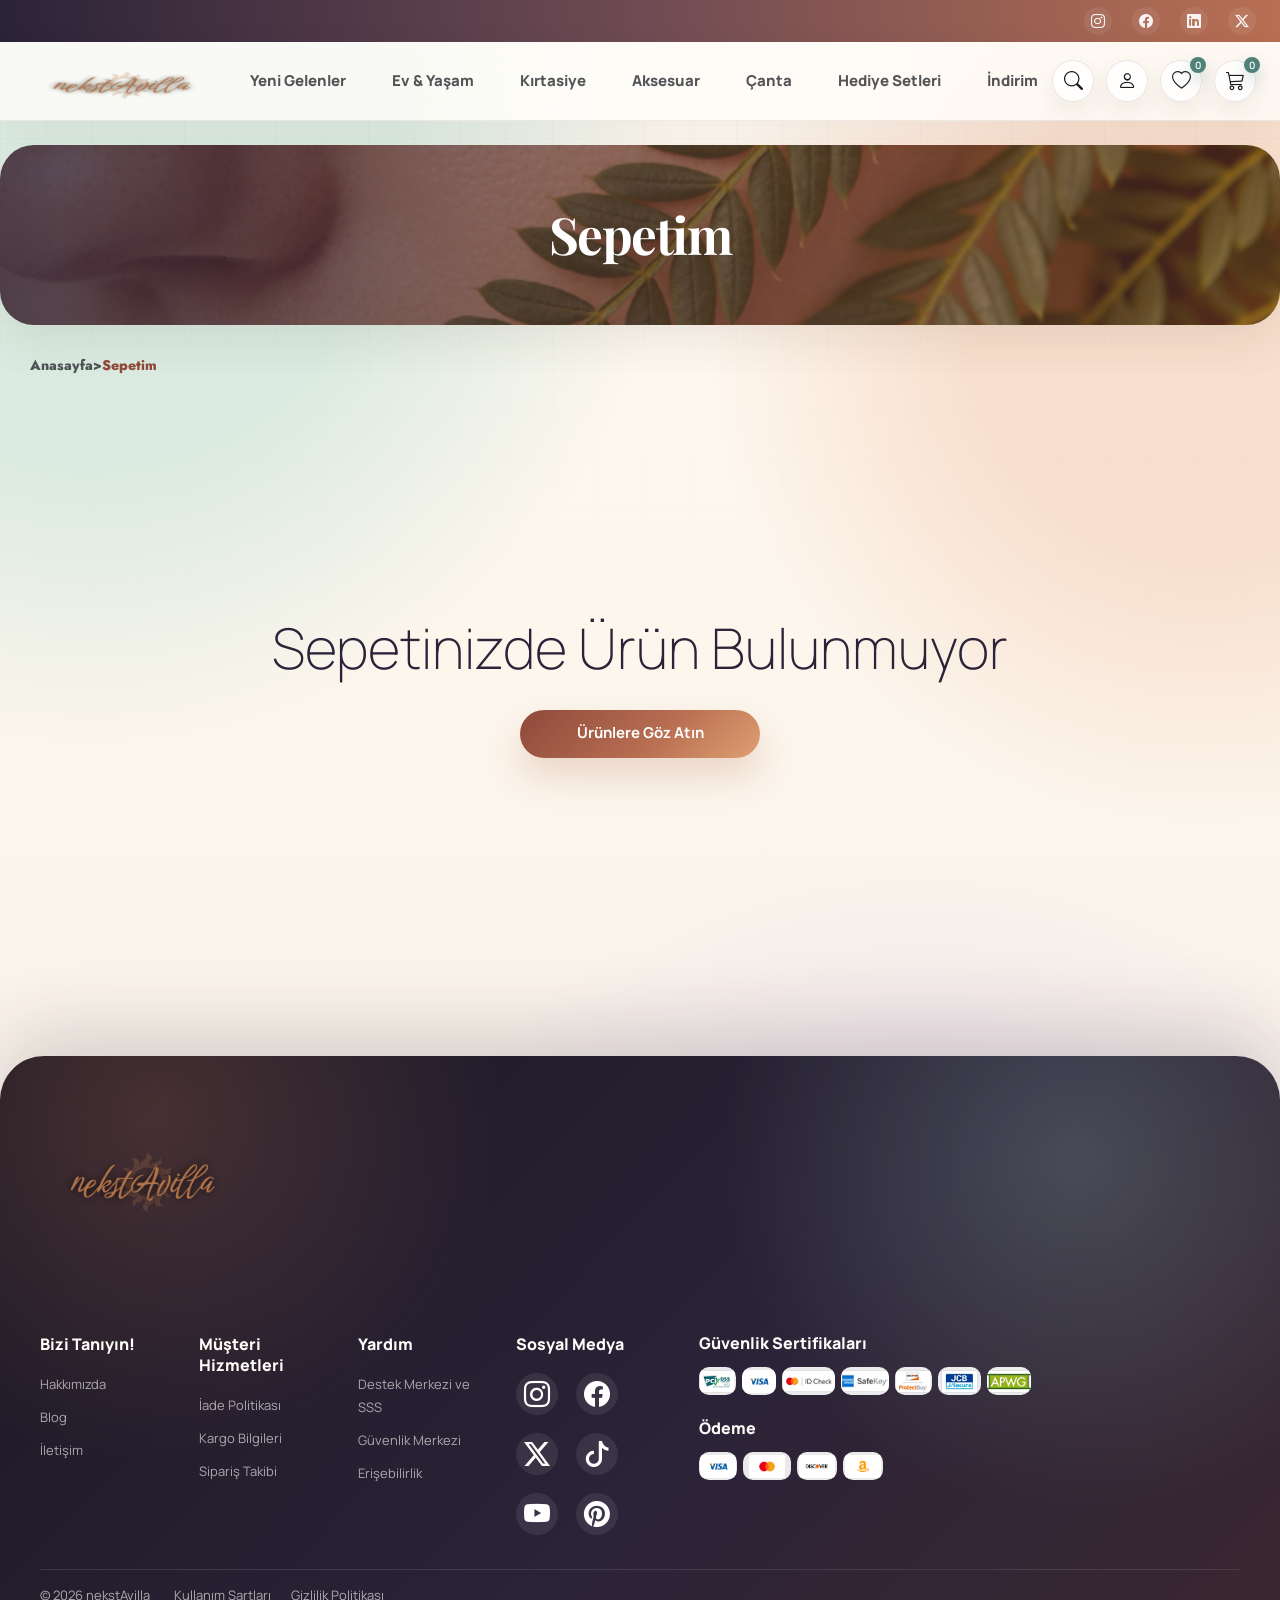
<file: sepet.html>
﻿<!doctype html>
<html lang="tr">

<head>
    <meta charset="UTF-8" />
    <meta name="viewport" content="width=device-width, initial-scale=1.0" />
    <title>nekstAvilla</title>
    <link href="https://cdn.jsdelivr.net/npm/bootstrap@5.3.3/dist/css/bootstrap.min.css" rel="stylesheet" />
    <link rel="stylesheet" href="https://cdn.jsdelivr.net/npm/bootstrap-icons@1.11.3/font/bootstrap-icons.min.css" />
    <link rel="stylesheet" href="style.css" />
    <link rel="preconnect" href="https://fonts.googleapis.com">
    <link rel="preconnect" href="https://fonts.gstatic.com" crossorigin>
    <link href="https://fonts.googleapis.com/css2?family=Jost:wght@400;500;600;700&display=swap" rel="stylesheet">
    <link rel="stylesheet" href="modern-ui.css" />
</head>

<body>
    <div class="top-bar">
        <div class="site-container">
            <div class="top-bar-inner d-flex align-items-center justify-content-end">
                <a href="#" class="top-bar-icon" aria-label="Instagram"><i class="bi bi-instagram"></i></a>
                <a href="#" class="top-bar-icon" aria-label="Facebook"><i class="bi bi-facebook"></i></a>
                <a href="#" class="top-bar-icon" aria-label="LinkedIn"><i class="bi bi-linkedin"></i></a>
                <a href="#" class="top-bar-icon" aria-label="X"><i class="bi bi-twitter-x"></i></a>
            </div>
        </div>
    </div>

    <header class="header-main">
        <div class="site-container">
            <nav class="navbar navbar-expand-xl p-0">
                <a class="navbar-brand" href="index.html">
                    <img src="images/logo.png" alt="nekstAvilla Logo" class="header-logo">
                </a>

                <div class="header-actions d-flex align-items-center">
                    <div class="header-icons d-flex align-items-center">
                        <a href="#" class="header-icon" aria-label="Ara"><i class="bi bi-search"></i></a>
                        <a href="hesabim.html" class="header-icon" aria-label="Hesabım">
                            <i class="bi bi-person"></i>
                        </a> <a href="favoriler.html" class="header-icon position-relative" aria-label="Favoriler">
                            <i class="bi bi-heart"></i>
                            <span class="icon-badge">0</span>
                        </a>
                        <a href="sepet.html" class="header-icon position-relative" aria-label="Sepet">
                            <i class="bi bi-cart3"></i>
                            <span class="icon-badge">0</span>
                        </a>
                    </div>

                    <button class="navbar-toggler border-0 shadow-none p-0" type="button" data-bs-toggle="collapse"
                        data-bs-target="#mainNavbar" aria-controls="mainNavbar" aria-expanded="false"
                        aria-label="Menüyü Aç/Kapat">
                        <span class="navbar-toggler-icon"></span>
                    </button>
                </div>

                                                <div class="collapse navbar-collapse" id="mainNavbar">
                    <ul class="navbar-nav align-items-xl-center">
                        <li class="nav-item"><a class="nav-link" href="yeni-gelenler.html">Yeni Gelenler</a></li>
                        <li class="nav-item"><a class="nav-link" href="#">Ev & Yaşam</a></li>
                        <li class="nav-item"><a class="nav-link" href="#">Kırtasiye</a></li>
                        <li class="nav-item"><a class="nav-link" href="#">Aksesuar</a></li>
                        <li class="nav-item"><a class="nav-link" href="#">Çanta</a></li>
                        <li class="nav-item"><a class="nav-link" href="#">Hediye Setleri</a></li>
                        <li class="nav-item"><a class="nav-link" href="#">İndirim</a></li>
                    </ul>
                </div>
            </nav>
        </div>
    </header>

    <section class="pm-minik-banner">
        <div class="banner-maske"></div> <img src="../images/backg.png" alt="nekstAvilla Yeni Gelenler"
            class="banner-gorsel">

        <div class="banner-icerik">
            <h1>Sepetim</h1>
        </div>
    </section>

    <div class="breadcrumb">
        <a href="index.html">Anasayfa</a> > <span>Sepetim</span>
    </div>

    <section class="cart-page">

        <div class="site-container">

            <div class="cart-layout" id="cartLayout">
                <!-- LEFT -->
                <div class="cart-left">

                    <h2 class="cart-title">
                        Sepetim
                        <span id="cartCount">(0)</span>
                    </h2>

                    <div class="cart-table">

                        <!-- HEAD -->
                        <div class="cart-head">

                            <div>Ürün</div>
                            <div>Birim</div>
                            <div>Miktar</div>
                            <div>Birim Fiyat</div>
                            <div>Toplam Fiyat</div>

                        </div>

                        <!-- ITEMS -->
                        <div id="cartItems"></div>

                    </div>

                </div>

                <!-- RIGHT -->
                <div class="cart-summary">

                    <h3>Sipariş Özeti</h3>

                    <div class="summary-line">
                        <span>Ürünler</span>
                        <span id="summaryProductTotal">0 TL</span>
                    </div>

                    <div class="summary-line">

                        <span>Kargo</span>

                        <div class="shipping-free">
                            Bedava
                        </div>

                        <span class="freeCargo">30 TL</span>

                    </div>

                    <div class="summary-total-box">

                        <p>Sepet Toplamı</p>

                        <h4 id="summaryTotal">0 TL</h4>

                        <div class="summary-note">
                            <i class="bi bi-info-circle"></i>
                            Fiyata kdv dahil tüm yasal ücretlendirmeler dahildir.
                        </div>

                    </div>

                    <a href="sepet-odeme.html" class="summary-btn">
                        Sepeti Onayla
                    </a>

                </div>

            </div>
        </div>


        <!-- EMPTY CART -->

        <div class="empty-cart-page" id="emptyCart">

            <h2>
                Sepetinizde Ürün Bulunmuyor
            </h2>

            <a href="yeni-gelenler.html" class="empty-cart-btn">
                Ürünlere Göz Atın
            </a>

        </div>
    </section>

   
    <footer class="site-footer">
        <div class="site-footer-inner">
            <div class="site-footer-top">

                <div class="footer-brand-area">
                    <a href="index.html" class="footer-logo">
                        <img src="images/logo2.png" alt="Eticaretiz Logo">
                    </a>
                </div>

                <div class="footer-links-grid">
                    <div class="footer-col">
                        <h4>Bizi Tanıyın!</h4>
                        <a href="#">Hakkımızda</a>
                        <a href="#">Blog</a>
                        <a href="#">İletişim</a>
                    </div>

                    <div class="footer-col">
                        <h4>Müşteri Hizmetleri</h4>
                        <a href="#">İade Politikası</a>
                        <a href="#">Kargo Bilgileri</a>
                        <a href="#">Sipariş Takibi</a>
                    </div>

                    <div class="footer-col">
                        <h4>Yardım</h4>
                        <a href="#">Destek Merkezi ve SSS</a>
                        <a href="#">Güvenlik Merkezi</a>
                        <a href="#">Erişebilirlik</a>
                    </div>

                    <div class="footer-col footer-social-col">
                        <h4>Sosyal Medya</h4>
                        <div class="footer-socials">
                            <a href="#" aria-label="Instagram"><i class="bi bi-instagram"></i></a>
                            <a href="#" aria-label="Facebook"><i class="bi bi-facebook"></i></a>
                            <a href="#" aria-label="X"><i class="bi bi-twitter-x"></i></a>
                            <a href="#" aria-label="TikTok"><i class="bi bi-tiktok"></i></a>
                            <a href="#" aria-label="YouTube"><i class="bi bi-youtube"></i></a>
                            <a href="#" aria-label="Pinterest"><i class="bi bi-pinterest"></i></a>
                        </div>
                    </div>

                    <div class="footer-cert-payments">
                        <div class="footer-cert-block">
                            <h4>Güvenlik Sertifikaları</h4>

                            <div class="footer-logo-row footer-logo-row-security">
                                <span class="footer-logo-chip chip-pci">
                                    <img src="images/pci.png" alt="PCI DSS">
                                </span>

                                <span class="footer-logo-chip chip-visa-secure">
                                    <img src="images/visa.png" alt="Visa Secure">
                                </span>

                                <span class="footer-logo-chip chip-id">
                                    <img src="images/ID.png" alt="ID Check">
                                </span>

                                <span class="footer-logo-chip chip-safe">
                                    <img src="images/safe.png" alt="SafeKey">
                                </span>

                                <span class="footer-logo-chip chip-protect">
                                    <img src="images/protect.png" alt="ProtectBuy">
                                </span>

                                <span class="footer-logo-chip chip-jcb-secure">
                                    <img src="images/jcb.png" alt="JCB Secure">
                                </span>

                                <span class="footer-logo-chip chip-apwg">
                                    <img src="images/apwg.png" alt="APWG">
                                </span>
                            </div>
                        </div>

                        <div class="footer-cert-block">
                            <h4>Ödeme</h4>

                            <div class="footer-logo-row footer-logo-row-payment-top">
                                <span class="footer-logo-chip chip-visa2">
                                    <img src="images/visa2.png" alt="Visa">
                                </span>

                                <span class="footer-logo-chip chip-master">
                                    <img src="images/master.png" alt="Mastercard">
                                </span>



                                <span class="footer-logo-chip chip-disc">
                                    <img src="images/disc.png" alt="Discover">
                                </span>


                                <span class="footer-logo-chip chip-cash">
                                    <img src="images/cash.png" alt="Cash">
                                </span>
                            </div>

                        </div>
                    </div>
                </div>

            </div>

            <div class="site-footer-bottom">
                <div class="footer-bottom-left">
                    <p>© 2026 nekstAvilla</p>

                    <div class="footer-bottom-links">
                        <a href="#">Kullanım Şartları</a>
                        <a href="#">Gizlilik Politikası</a>
                    </div>
                </div>

               
            </div>
        </div>
    </footer>
    <script src="https://cdn.jsdelivr.net/npm/bootstrap@5.3.3/dist/js/bootstrap.bundle.min.js"></script>
    

    <script>

        /* =========================================
        SEPET SAYACI
        ========================================= */

        function sepetSayaciniGuncelle() {
            const aktifKullanici = JSON.parse(localStorage.getItem("aktifKullanici")) || null;

            const sepetBadge = document.querySelector('a[href="sepet.html"] .icon-badge');

            if (!sepetBadge) return;

            if (!aktifKullanici) {
                sepetBadge.innerText = "0";
                return;
            }

            const sepet = JSON.parse(localStorage.getItem("sepet")) || [];

            const toplamAdet = sepet.reduce((total, urun) => {
                return total + Number(urun.adet || 0);
            }, 0);

            sepetBadge.innerText = toplamAdet;
        }

        /* =========================================
        FİYAT FORMAT
        ========================================= */

        function fiyatFormatla(fiyat) {

            return fiyat.toLocaleString("tr-TR", {
                minimumFractionDigits: 2,
                maximumFractionDigits: 2
            }) + " TL";

        }

        /* =========================================
        SEPETİ YÜKLE
        ========================================= */

        function sepetiYukle() {

            const sepet = JSON.parse(localStorage.getItem("sepet")) || [];

            const cartItems = document.getElementById("cartItems");

            const cartCount = document.getElementById("cartCount");

            const summaryProductTotal = document.getElementById("summaryProductTotal");

            const summaryTotal = document.getElementById("summaryTotal");

            /* EMPTY */

            const cartLayout = document.getElementById("cartLayout");

            const emptyCart = document.getElementById("emptyCart");

            if (sepet.length === 0) {

                cartLayout.style.display = "none";

                emptyCart.style.display = "flex";

                return;

            } else {

                cartLayout.style.display = "grid";

                emptyCart.style.display = "none";

            }
            let html = "";

            let araToplam = 0;

            let toplamUrun = 0;

            sepet.forEach((urun, index) => {

                const toplamFiyat = urun.fiyat * urun.adet;

                araToplam += toplamFiyat;

                toplamUrun += urun.adet;

                html += `

        <div class="cart-item">

            <div class="cart-product">

                <div class="cart-product-image">
                    <img src="${urun.resim}" alt="${urun.ad}">
                </div>

                <div class="cart-product-info">

                    <h3>${urun.ad}</h3>

                    <p>
                        <span>Renk</span>
                        :
                        <span>Sarı</span>
                    </p>

                </div>

            </div>

            <div class="cart-unit">
                gr
            </div>

            <div class="cart-qty">

                <button onclick="adetAzalt(${index})">
                    −
                </button>

                <span>${urun.adet}</span>

                <button onclick="adetArttir(${index})">
                    +
                </button>

            </div>

            <div class="cart-price">
                ${fiyatFormatla(urun.fiyat)}
            </div>

            <div class="cart-total">
                ${fiyatFormatla(toplamFiyat)}
            </div>

            <button class="cart-delete" onclick="urunSil(${index})">
                <i class="bi bi-trash"></i>
            </button>

        </div>

        `;

            });

            cartItems.innerHTML = html;

            cartCount.innerText = `(${toplamUrun})`;

            summaryProductTotal.innerText = fiyatFormatla(araToplam);

            summaryTotal.innerText = fiyatFormatla(araToplam);

        }

        /* =========================================
        ADET ARTTIR
        ========================================= */

        function adetArttir(index) {

            let sepet = JSON.parse(localStorage.getItem("sepet")) || [];

            sepet[index].adet++;

            localStorage.setItem("sepet", JSON.stringify(sepet));

            sepetiYukle();

            sepetSayaciniGuncelle();

        }

        /* =========================================
        ADET AZALT
        ========================================= */

        function adetAzalt(index) {

            let sepet = JSON.parse(localStorage.getItem("sepet")) || [];

            if (sepet[index].adet > 1) {

                sepet[index].adet--;

            } else {

                sepet.splice(index, 1);

            }

            localStorage.setItem("sepet", JSON.stringify(sepet));

            sepetiYukle();

            sepetSayaciniGuncelle();

        }

        /* =========================================
        ÜRÜN SİL
        ========================================= */

        function urunSil(index) {

            let sepet = JSON.parse(localStorage.getItem("sepet")) || [];

            sepet.splice(index, 1);

            localStorage.setItem("sepet", JSON.stringify(sepet));

            sepetiYukle();

            sepetSayaciniGuncelle();

        }

        /* =========================================
        INIT
        ========================================= */

        document.addEventListener("DOMContentLoaded", () => {

            sepetiYukle();

            sepetSayaciniGuncelle();

        });

    </script>

    <script>
        /* =========================================
        FAVORİLER SİSTEMİ
        ========================================= */

        function favorileriGetir() {
            try {
                return JSON.parse(localStorage.getItem("favoriler")) || [];
            } catch {
                return [];
            }
        }

        function favorileriKaydet(favoriler) {
            localStorage.setItem("favoriler", JSON.stringify(favoriler));
        }

        function favoriSayaciniGuncelle() {
            const aktifKullanici = JSON.parse(localStorage.getItem("aktifKullanici")) || null;

            const favoriBadge = document.querySelector('a[href="favoriler.html"] .icon-badge');

            if (!favoriBadge) return;

            if (!aktifKullanici) {
                favoriBadge.innerText = "0";
                return;
            }

            const favoriler = JSON.parse(localStorage.getItem("favoriler")) || [];

            favoriBadge.innerText = favoriler.length;
        }

        function favoriFiyatMetniniSayiyaCevir(fiyatText) {
            let temizFiyat = fiyatText
                .replace(/[^\d.,]/g, "")
                .trim();

            if (temizFiyat.includes(",") && temizFiyat.includes(".")) {
                temizFiyat = temizFiyat.replace(/\./g, "").replace(",", ".");
            } else if (temizFiyat.includes(",")) {
                temizFiyat = temizFiyat.replace(",", ".");
            }

            return parseFloat(temizFiyat) || 0;
        }

        function favorideVarMi(id) {
            const favoriler = favorileriGetir();
            return favoriler.some((urun) => urun.id === id);
        }

        function favoriEkleCikar(urun) {
            let favoriler = favorileriGetir();

            const varolanIndex = favoriler.findIndex((item) => item.id === urun.id);

            if (varolanIndex > -1) {
                favoriler.splice(varolanIndex, 1);
            } else {
                favoriler.push(urun);
            }

            favorileriKaydet(favoriler);
            favoriSayaciniGuncelle();
            favoriButonlariniGuncelle();
        }

        function favoriButonlariniGuncelle() {
            const favoriler = favorileriGetir();

            document.querySelectorAll(".product-card").forEach((card) => {
                const id = card.dataset.id;
                const favBtn = card.querySelector(".product-fav");
                const favIcon = favBtn?.querySelector("i");

                if (!id || !favBtn || !favIcon) return;

                const aktifMi = favoriler.some((urun) => urun.id === id);

                if (aktifMi) {
                    favBtn.classList.add("active");
                    favIcon.className = "bi bi-heart-fill";
                } else {
                    favBtn.classList.remove("active");
                    favIcon.className = "bi bi-heart";
                }
            });

            const detailPage = document.querySelector(".product-detail-page");
            const wishlistBtn = document.querySelector(".wishlist-btn");
            const wishlistIcon = wishlistBtn?.querySelector("i");

            if (detailPage && wishlistBtn && wishlistIcon) {
                const id = detailPage.dataset.id;
                const aktifMi = favoriler.some((urun) => urun.id === id);

                if (aktifMi) {
                    wishlistBtn.classList.add("active");
                    wishlistIcon.className = "bi bi-heart-fill";
                } else {
                    wishlistBtn.classList.remove("active");
                    wishlistIcon.className = "bi bi-heart";
                }
            }
        }

        function karttanFavoriUrunOlustur(card) {
            const urunId = card.dataset.id;
            const urunBirim = card.dataset.birim || "adet";
            const urunRenk = card.dataset.renk || "Standart";

            const urunAd = card.querySelector("h3")?.innerText.trim();
            const urunKategori = card.querySelector(".product-category")?.innerText.trim() || "Ürün";
            const urunFiyatText = card.querySelector(".product-price")?.innerText.trim();
            const urunResim = card.querySelector(".product-image")?.getAttribute("src");

            if (!urunId || !urunAd || !urunFiyatText || !urunResim) {
                console.warn("Favori için ürün bilgisi eksik:", card);
                return null;
            }

            return {
                id: urunId,
                ad: urunAd,
                kategori: urunKategori,
                fiyat: favoriFiyatMetniniSayiyaCevir(urunFiyatText),
                resim: urunResim,
                birim: urunBirim,
                renk: urunRenk
            };
        }

        function detaydanFavoriUrunOlustur() {
            const detailPage = document.querySelector(".product-detail-page");

            if (!detailPage) return null;

            const urunId = detailPage.dataset.id;
            const urunBirim = detailPage.dataset.birim || "adet";
            const urunRenk = detailPage.dataset.renk || "Standart";

            const urunAd = document.querySelector(".product-detail-title")?.innerText.trim();
            const urunFiyatText = document.querySelector(".product-price-box")?.innerText.trim();
            const urunResim = document.getElementById("mainProductImage")?.getAttribute("src");

            if (!urunId || !urunAd || !urunFiyatText || !urunResim) {
                console.warn("Favori için ürün detay bilgisi eksik.");
                return null;
            }

            return {
                id: urunId,
                ad: urunAd,
                kategori: "Ürün",
                fiyat: favoriFiyatMetniniSayiyaCevir(urunFiyatText),
                resim: urunResim,
                birim: urunBirim,
                renk: urunRenk
            };
        }

        document.addEventListener("click", function (e) {
            const productFavBtn = e.target.closest(".product-fav");

            if (productFavBtn) {
                e.preventDefault();

                const card = productFavBtn.closest(".product-card");
                const urun = karttanFavoriUrunOlustur(card);

                if (urun) {
                    favoriEkleCikar(urun);
                }

                return;
            }

            const wishlistBtn = e.target.closest(".wishlist-btn");

            if (wishlistBtn) {
                e.preventDefault();

                const urun = detaydanFavoriUrunOlustur();

                if (urun) {
                    favoriEkleCikar(urun);
                }
            }
        });

        document.addEventListener("DOMContentLoaded", function () {
            favoriSayaciniGuncelle();
            favoriButonlariniGuncelle();
        });
    </script>

    <script>
        /* =========================================
        GİRİŞ KONTROLÜ
        ========================================= */

        function aktifKullaniciVarMi() {
            const aktifKullanici = JSON.parse(localStorage.getItem("aktifKullanici")) || null;
            return aktifKullanici !== null;
        }

        function girisSayfasinaYonlendir() {
            const mevcutSayfa = window.location.pathname.split("/").pop() || "index.html";
            window.location.href = `giris.html?next=${mevcutSayfa}`;
        }

        function girisKontrolEt() {
            if (!aktifKullaniciVarMi()) {
                girisSayfasinaYonlendir();
                return false;
            }

            return true;
        }
    </script>
    <script src="modern-ui.js"></script>
</body>

</html>
</file>
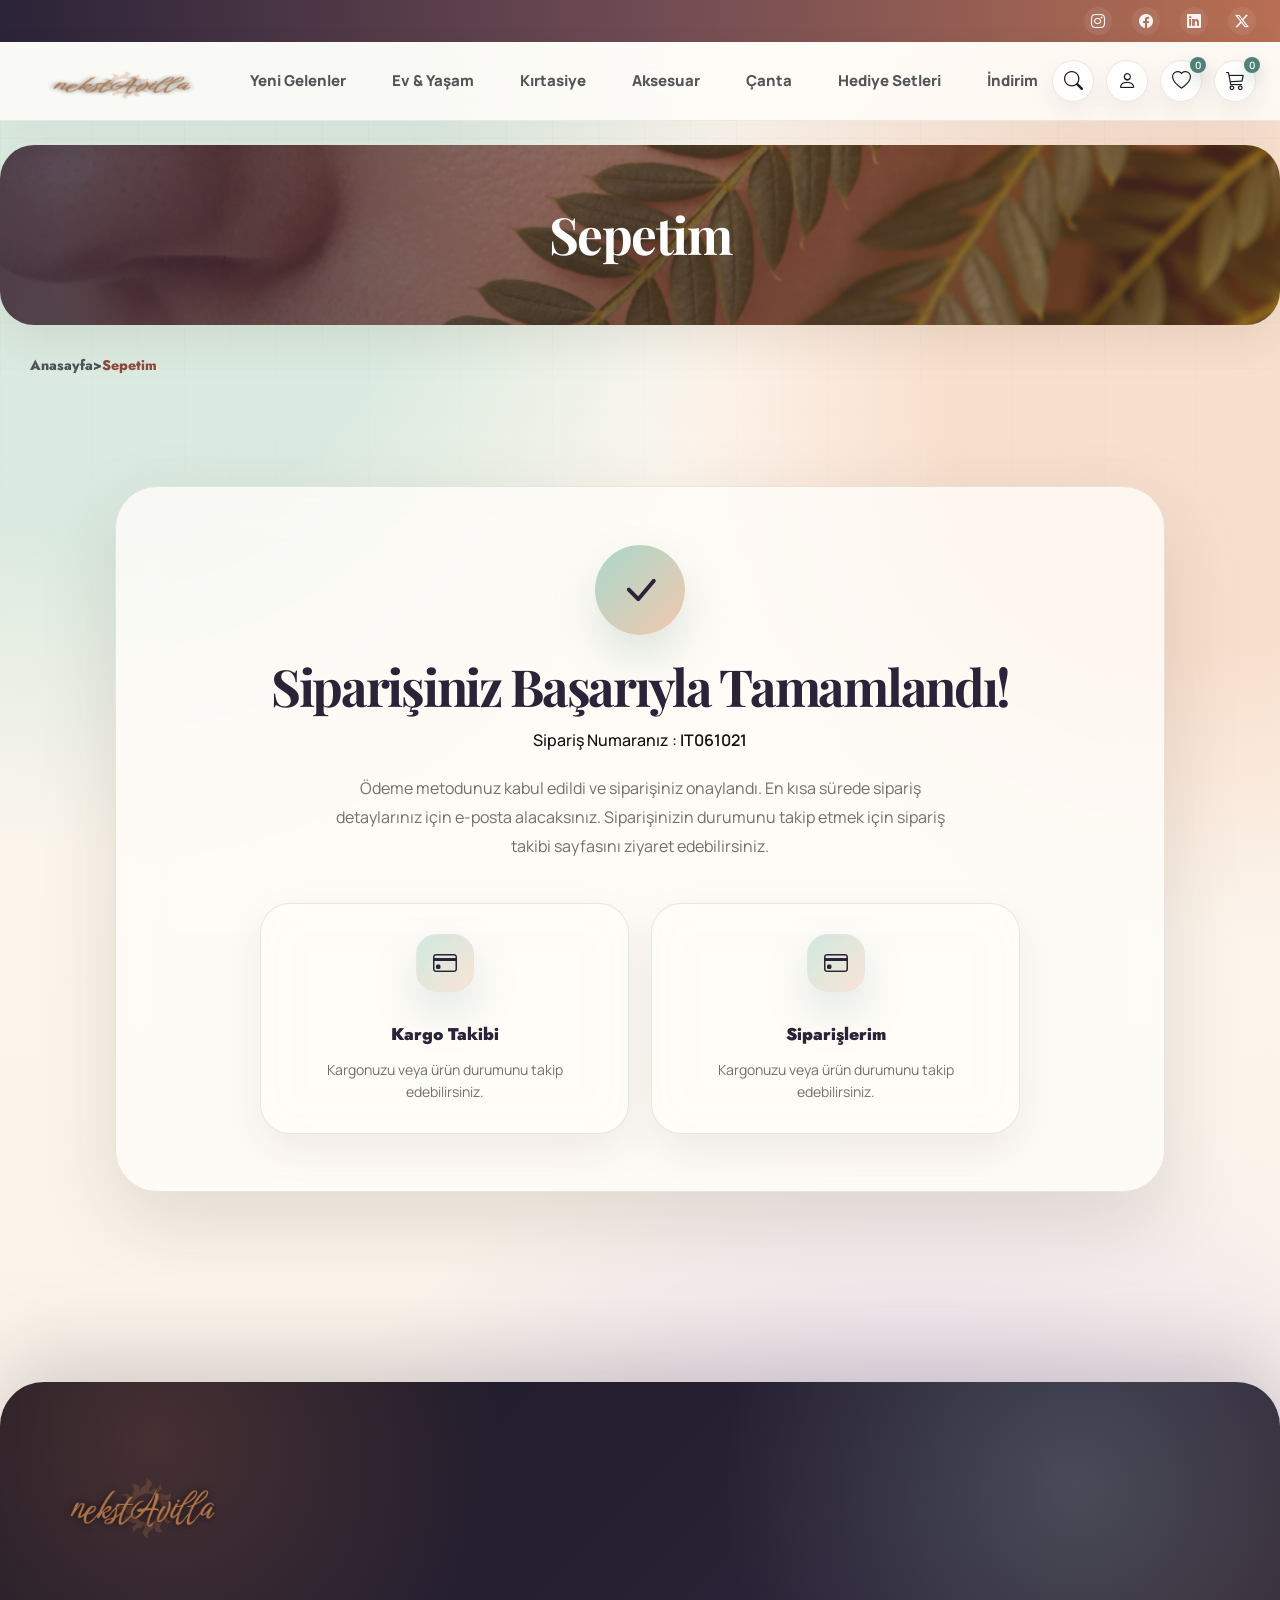
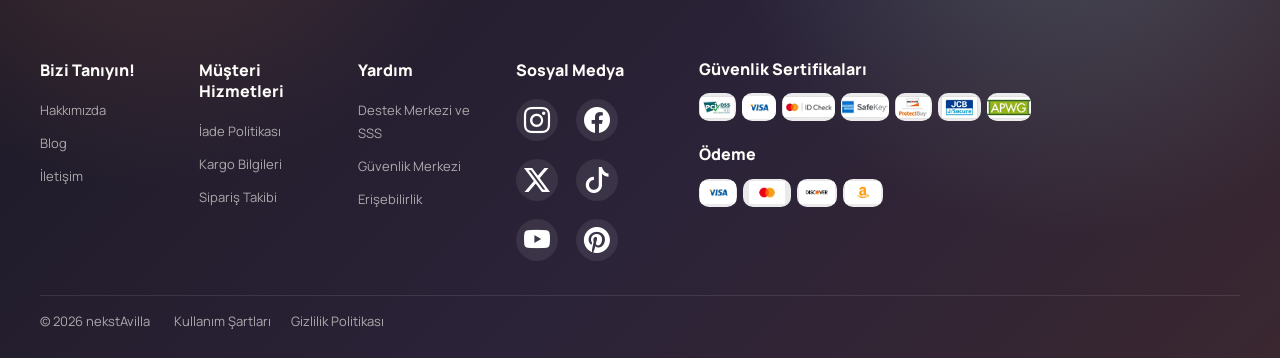
<file: siparis-basarili.html>
﻿<!doctype html>
<html lang="tr">

<head>
    <meta charset="UTF-8" />
    <meta name="viewport" content="width=device-width, initial-scale=1.0" />
    <title>nekstAvilla</title>
    <link href="https://cdn.jsdelivr.net/npm/bootstrap@5.3.3/dist/css/bootstrap.min.css" rel="stylesheet" />
    <link rel="stylesheet" href="https://cdn.jsdelivr.net/npm/bootstrap-icons@1.11.3/font/bootstrap-icons.min.css" />
    <link rel="stylesheet" href="style.css" />
    <link rel="preconnect" href="https://fonts.googleapis.com">
    <link rel="preconnect" href="https://fonts.gstatic.com" crossorigin>
    <link href="https://fonts.googleapis.com/css2?family=Jost:wght@400;500;600;700&display=swap" rel="stylesheet">
    <link rel="stylesheet" href="modern-ui.css" />
</head>

<body>
    <div class="top-bar">
        <div class="site-container">
            <div class="top-bar-inner d-flex align-items-center justify-content-end">
                <a href="#" class="top-bar-icon" aria-label="Instagram"><i class="bi bi-instagram"></i></a>
                <a href="#" class="top-bar-icon" aria-label="Facebook"><i class="bi bi-facebook"></i></a>
                <a href="#" class="top-bar-icon" aria-label="LinkedIn"><i class="bi bi-linkedin"></i></a>
                <a href="#" class="top-bar-icon" aria-label="X"><i class="bi bi-twitter-x"></i></a>
            </div>
        </div>
    </div>

    <header class="header-main">
        <div class="site-container">
            <nav class="navbar navbar-expand-xl p-0">
                <a class="navbar-brand" href="index.html">
                    <img src="images/logo.png" alt="nekstAvilla Logo" class="header-logo">
                </a>

                <div class="header-actions d-flex align-items-center">
                    <div class="header-icons d-flex align-items-center">
                        <a href="#" class="header-icon" aria-label="Ara"><i class="bi bi-search"></i></a>
                        <a href="hesabim.html" class="header-icon" aria-label="Hesabım">
                            <i class="bi bi-person"></i>
                        </a> <a href="favoriler.html" class="header-icon position-relative" aria-label="Favoriler">
                            <i class="bi bi-heart"></i>
                            <span class="icon-badge">0</span>
                        </a>
                        <a href="sepet.html" class="header-icon position-relative" aria-label="Sepet">
                            <i class="bi bi-cart3"></i>
                            <span class="icon-badge">0</span>
                        </a>
                    </div>

                    <button class="navbar-toggler border-0 shadow-none p-0" type="button" data-bs-toggle="collapse"
                        data-bs-target="#mainNavbar" aria-controls="mainNavbar" aria-expanded="false"
                        aria-label="Menüyü Aç/Kapat">
                        <span class="navbar-toggler-icon"></span>
                    </button>
                </div>

                                                <div class="collapse navbar-collapse" id="mainNavbar">
                    <ul class="navbar-nav align-items-xl-center">
                        <li class="nav-item"><a class="nav-link" href="yeni-gelenler.html">Yeni Gelenler</a></li>
                        <li class="nav-item"><a class="nav-link" href="#">Ev & Yaşam</a></li>
                        <li class="nav-item"><a class="nav-link" href="#">Kırtasiye</a></li>
                        <li class="nav-item"><a class="nav-link" href="#">Aksesuar</a></li>
                        <li class="nav-item"><a class="nav-link" href="#">Çanta</a></li>
                        <li class="nav-item"><a class="nav-link" href="#">Hediye Setleri</a></li>
                        <li class="nav-item"><a class="nav-link" href="#">İndirim</a></li>
                    </ul>
                </div>
            </nav>
        </div>
    </header>

    <section class="pm-minik-banner">
        <div class="banner-maske"></div> <img src="../images/backg.png" alt="nekstAvilla Kıyafetler"
            class="banner-gorsel">

        <div class="banner-icerik">
            <h1>Sepetim</h1>
        </div>
    </section>

    <div class="breadcrumb">
        <a href="index.html">Anasayfa</a> > <span>Sepetim</span>
    </div>

    <section class="order-success-page">

        <div class="site-container">

            <div class="order-success-content">

                <div class="success-icon">
                    <i class="bi bi-check-lg"></i>
                </div>

                <h2>
                    Siparişiniz Başarıyla Tamamlandı!
                </h2>

                <p class="order-number">
                    Sipariş Numaranız : <span id="successOrderNumber">IT061021</span>
                </p>

                <p class="success-text">
                    Ödeme metodunuz kabul edildi ve siparişiniz onaylandı.
                    En kısa sürede sipariş detaylarınız için e-posta alacaksınız.
                    Siparişinizin durumunu takip etmek için sipariş takibi sayfasını ziyaret edebilirsiniz.
                </p>

                <div class="success-cards">

                    <a href="#" class="success-card">

                        <div class="success-card-icon">
                            <i class="bi bi-credit-card"></i>
                        </div>

                        <h3>Kargo Takibi</h3>

                        <p>
                            Kargonuzu veya ürün durumunu takip edebilirsiniz.
                        </p>

                    </a>

                    <a href="siparislerim.html" class="success-card">

                        <div class="success-card-icon">
                            <i class="bi bi-credit-card"></i>
                        </div>

                        <h3>Siparişlerim</h3>

                        <p>
                            Kargonuzu veya ürün durumunu takip edebilirsiniz.
                        </p>

                    </a>

                </div>

            </div>

        </div>

    </section>


   
    <footer class="site-footer">
        <div class="site-footer-inner">
            <div class="site-footer-top">

                <div class="footer-brand-area">
                    <a href="index.html" class="footer-logo">
                        <img src="images/logo2.png" alt="nekstAvilla Logo">
                    </a>
                </div>

                <div class="footer-links-grid">
                    <div class="footer-col">
                        <h4>Bizi Tanıyın!</h4>
                        <a href="#">Hakkımızda</a>
                        <a href="#">Blog</a>
                        <a href="#">İletişim</a>
                    </div>

                    <div class="footer-col">
                        <h4>Müşteri Hizmetleri</h4>
                        <a href="#">İade Politikası</a>
                        <a href="#">Kargo Bilgileri</a>
                        <a href="#">Sipariş Takibi</a>
                    </div>

                    <div class="footer-col">
                        <h4>Yardım</h4>
                        <a href="#">Destek Merkezi ve SSS</a>
                        <a href="#">Güvenlik Merkezi</a>
                        <a href="#">Erişebilirlik</a>
                    </div>

                    <div class="footer-col footer-social-col">
                        <h4>Sosyal Medya</h4>
                        <div class="footer-socials">
                            <a href="#" aria-label="Instagram"><i class="bi bi-instagram"></i></a>
                            <a href="#" aria-label="Facebook"><i class="bi bi-facebook"></i></a>
                            <a href="#" aria-label="X"><i class="bi bi-twitter-x"></i></a>
                            <a href="#" aria-label="TikTok"><i class="bi bi-tiktok"></i></a>
                            <a href="#" aria-label="YouTube"><i class="bi bi-youtube"></i></a>
                            <a href="#" aria-label="Pinterest"><i class="bi bi-pinterest"></i></a>
                        </div>
                    </div>

                    <div class="footer-cert-payments">
                        <div class="footer-cert-block">
                            <h4>Güvenlik Sertifikaları</h4>

                            <div class="footer-logo-row footer-logo-row-security">
                                <span class="footer-logo-chip chip-pci">
                                    <img src="images/pci.png" alt="PCI DSS">
                                </span>

                                <span class="footer-logo-chip chip-visa-secure">
                                    <img src="images/visa.png" alt="Visa Secure">
                                </span>

                                <span class="footer-logo-chip chip-id">
                                    <img src="images/ID.png" alt="ID Check">
                                </span>

                                <span class="footer-logo-chip chip-safe">
                                    <img src="images/safe.png" alt="SafeKey">
                                </span>

                                <span class="footer-logo-chip chip-protect">
                                    <img src="images/protect.png" alt="ProtectBuy">
                                </span>

                                <span class="footer-logo-chip chip-jcb-secure">
                                    <img src="images/jcb.png" alt="JCB Secure">
                                </span>

                                <span class="footer-logo-chip chip-apwg">
                                    <img src="images/apwg.png" alt="APWG">
                                </span>
                            </div>
                        </div>

                        <div class="footer-cert-block">
                            <h4>Ödeme</h4>

                            <div class="footer-logo-row footer-logo-row-payment-top">
                                <span class="footer-logo-chip chip-visa2">
                                    <img src="images/visa2.png" alt="Visa">
                                </span>

                                <span class="footer-logo-chip chip-master">
                                    <img src="images/master.png" alt="Mastercard">
                                </span>



                                <span class="footer-logo-chip chip-disc">
                                    <img src="images/disc.png" alt="Discover">
                                </span>


                                <span class="footer-logo-chip chip-cash">
                                    <img src="images/cash.png" alt="Cash">
                                </span>
                            </div>

                        </div>
                    </div>
                </div>

            </div>

            <div class="site-footer-bottom">
                <div class="footer-bottom-left">
                    <p>© 2026 nekstAvilla</p>

                    <div class="footer-bottom-links">
                        <a href="#">Kullanım Şartları</a>
                        <a href="#">Gizlilik Politikası</a>
                    </div>
                </div>

                
            </div>
        </div>
    </footer>

    <script src="https://cdn.jsdelivr.net/npm/bootstrap@5.3.3/dist/js/bootstrap.bundle.min.js"></script>

    <script>
        /* =========================================
        KULLANICIYA ÖZEL SEPET / FAVORİ SİSTEMİ
        ========================================= */

        function aktifKullaniciGetir() {
            try {
                return JSON.parse(localStorage.getItem("aktifKullanici")) || null;
            } catch {
                return null;
            }
        }

        function aktifKullaniciIdGetir() {
            const aktifKullanici = aktifKullaniciGetir();
            return aktifKullanici ? aktifKullanici.id : null;
        }

        function sepetKeyGetir() {
            const userId = aktifKullaniciIdGetir();

            if (!userId) {
                return null;
            }

            return `sepet_${userId}`;
        }

        function favorilerKeyGetir() {
            const userId = aktifKullaniciIdGetir();

            if (!userId) {
                return null;
            }

            return `favoriler_${userId}`;
        }

        function sepetiGetir() {
            const sepetKey = sepetKeyGetir();

            if (!sepetKey) {
                return [];
            }

            try {
                return JSON.parse(localStorage.getItem(sepetKey)) || [];
            } catch {
                return [];
            }
        }

        function sepetiKaydet(sepet) {
            const sepetKey = sepetKeyGetir();

            if (!sepetKey) {
                return;
            }

            localStorage.setItem(sepetKey, JSON.stringify(sepet));
        }

        function sepetiTemizle() {
            const sepetKey = sepetKeyGetir();

            if (!sepetKey) {
                return;
            }

            localStorage.removeItem(sepetKey);
        }

        function favorileriGetir() {
            const favorilerKey = favorilerKeyGetir();

            if (!favorilerKey) {
                return [];
            }

            try {
                return JSON.parse(localStorage.getItem(favorilerKey)) || [];
            } catch {
                return [];
            }
        }

        function favorileriKaydet(favoriler) {
            const favorilerKey = favorilerKeyGetir();

            if (!favorilerKey) {
                return;
            }

            localStorage.setItem(favorilerKey, JSON.stringify(favoriler));
        }

        function favorileriTemizle() {
            const favorilerKey = favorilerKeyGetir();

            if (!favorilerKey) {
                return;
            }

            localStorage.removeItem(favorilerKey);
        }

        function sepetSayaciniGuncelle() {
            const sepetBadge = document.querySelector('a[href="sepet.html"] .icon-badge');

            if (!sepetBadge) return;

            if (!aktifKullaniciIdGetir()) {
                sepetBadge.innerText = "0";
                return;
            }

            const sepet = sepetiGetir();

            const toplamAdet = sepet.reduce((total, urun) => {
                return total + Number(urun.adet || 0);
            }, 0);

            sepetBadge.innerText = toplamAdet;
        }

        function favoriSayaciniGuncelle() {
            const favoriBadge = document.querySelector('a[href="favoriler.html"] .icon-badge');

            if (!favoriBadge) return;

            if (!aktifKullaniciIdGetir()) {
                favoriBadge.innerText = "0";
                return;
            }

            const favoriler = favorileriGetir();

            favoriBadge.innerText = favoriler.length;
        }

        document.addEventListener("DOMContentLoaded", function () {
            sepetSayaciniGuncelle();
            favoriSayaciniGuncelle();
        });
    </script>

    <script>
        /* =========================================
        ÖDEME SAYFASI - SEPET SAYACI + SİPARİŞ ÖZETİ
        ========================================= */

        function sepetiGetir() {
            try {
                return JSON.parse(localStorage.getItem("sepet")) || [];
            } catch {
                return [];
            }
        }

        function fiyatFormatla(fiyat) {
            return Number(fiyat || 0).toLocaleString("tr-TR", {
                minimumFractionDigits: 2,
                maximumFractionDigits: 2
            }) + " TL";
        }

        function sepetSayaciniGuncelle() {
            const sepet = sepetiGetir();

            const toplamAdet = sepet.reduce((total, urun) => {
                return total + Number(urun.adet || 0);
            }, 0);

            const sepetBadge = document.querySelector('a[href="sepet.html"] .icon-badge');

            if (sepetBadge) {
                sepetBadge.innerText = toplamAdet;
                return;
            }

            const badges = document.querySelectorAll(".header-icon .icon-badge");

            if (badges.length > 1) {
                badges[1].innerText = toplamAdet;
            }
        }

        function checkoutSummaryYukle() {
            const sepet = sepetiGetir();

            const summaryContainer = document.getElementById("checkoutSummaryItems");
            const summaryProductTotal = document.getElementById("summaryProductTotal");

            const checkoutTotal = document.getElementById("checkoutTotal");
            const summaryTotal = document.getElementById("summaryTotal");

            let html = "";
            let toplam = 0;

            if (sepet.length === 0) {
                if (summaryContainer) {
                    summaryContainer.innerHTML = `
                <div class="checkout-empty-summary">
                    Sepetiniz şu anda boş.
                </div>
            `;
                }

                if (summaryProductTotal) {
                    summaryProductTotal.innerText = "0,00 TL";
                }

                if (checkoutTotal) {
                    checkoutTotal.innerText = "0,00 TL";
                }

                if (summaryTotal) {
                    summaryTotal.innerText = "0,00 TL";
                }

                return;
            }

            sepet.forEach((urun) => {
                const fiyat = Number(urun.fiyat || 0);
                const adet = Number(urun.adet || 0);
                const urunToplam = fiyat * adet;

                toplam += urunToplam;

                html += `
            <div class="checkout-summary-item">

                <div class="checkout-summary-item-left">

                    <img src="${urun.resim}" alt="${urun.ad}">

                    <div>
                        <h4>${urun.ad}</h4>

                        <span>
                            ${adet} ${urun.birim || "adet"}
                        </span>
                    </div>

                </div>

                <strong>
                    ${fiyatFormatla(urunToplam)}
                </strong>

            </div>
        `;
            });

            if (summaryContainer) {
                summaryContainer.innerHTML = html;
            }

            if (summaryProductTotal) {
                summaryProductTotal.innerText = fiyatFormatla(toplam);
            }

            if (checkoutTotal) {
                checkoutTotal.innerText = fiyatFormatla(toplam);
            }

            if (summaryTotal) {
                summaryTotal.innerText = fiyatFormatla(toplam);
            }
        }

        document.addEventListener("DOMContentLoaded", () => {
            sepetSayaciniGuncelle();
            checkoutSummaryYukle();
        });
    </script>

    <script>
        /* =========================================
        SİPARİŞ BAŞARI SAYFASI
        ========================================= */

        function sepetSayaciniGuncelle() {
            const aktifKullanici = JSON.parse(localStorage.getItem("aktifKullanici")) || null;

            const sepetBadge = document.querySelector('a[href="sepet.html"] .icon-badge');

            if (!sepetBadge) return;

            if (!aktifKullanici) {
                sepetBadge.innerText = "0";
                return;
            }

            const sepet = JSON.parse(localStorage.getItem("sepet")) || [];

            const toplamAdet = sepet.reduce((total, urun) => {
                return total + Number(urun.adet || 0);
            }, 0);

            sepetBadge.innerText = toplamAdet;
        }
        function siparisNumarasiniYukle() {
            const sonSiparis = JSON.parse(localStorage.getItem("sonSiparis")) || null;
            const successOrderNumber = document.getElementById("successOrderNumber");

            if (sonSiparis && sonSiparis.siparisNo && successOrderNumber) {
                successOrderNumber.innerText = sonSiparis.siparisNo;
            }
        }

        document.addEventListener("DOMContentLoaded", () => {
            sepetSayaciniGuncelle();
            siparisNumarasiniYukle();
        });
    </script>
    <script>
        /* =========================================
        FAVORİLER SİSTEMİ
        ========================================= */

        function favorileriGetir() {
            try {
                return JSON.parse(localStorage.getItem("favoriler")) || [];
            } catch {
                return [];
            }
        }

        function favorileriKaydet(favoriler) {
            localStorage.setItem("favoriler", JSON.stringify(favoriler));
        }

        function favoriSayaciniGuncelle() {
            const aktifKullanici = JSON.parse(localStorage.getItem("aktifKullanici")) || null;

            const favoriBadge = document.querySelector('a[href="favoriler.html"] .icon-badge');

            if (!favoriBadge) return;

            if (!aktifKullanici) {
                favoriBadge.innerText = "0";
                return;
            }

            const favoriler = JSON.parse(localStorage.getItem("favoriler")) || [];

            favoriBadge.innerText = favoriler.length;
        }

        function favoriFiyatMetniniSayiyaCevir(fiyatText) {
            let temizFiyat = fiyatText
                .replace(/[^\d.,]/g, "")
                .trim();

            if (temizFiyat.includes(",") && temizFiyat.includes(".")) {
                temizFiyat = temizFiyat.replace(/\./g, "").replace(",", ".");
            } else if (temizFiyat.includes(",")) {
                temizFiyat = temizFiyat.replace(",", ".");
            }

            return parseFloat(temizFiyat) || 0;
        }

        function favorideVarMi(id) {
            const favoriler = favorileriGetir();
            return favoriler.some((urun) => urun.id === id);
        }

        function favoriEkleCikar(urun) {
            let favoriler = favorileriGetir();

            const varolanIndex = favoriler.findIndex((item) => item.id === urun.id);

            if (varolanIndex > -1) {
                favoriler.splice(varolanIndex, 1);
            } else {
                favoriler.push(urun);
            }

            favorileriKaydet(favoriler);
            favoriSayaciniGuncelle();
            favoriButonlariniGuncelle();
        }

        function favoriButonlariniGuncelle() {
            const favoriler = favorileriGetir();

            document.querySelectorAll(".product-card").forEach((card) => {
                const id = card.dataset.id;
                const favBtn = card.querySelector(".product-fav");
                const favIcon = favBtn?.querySelector("i");

                if (!id || !favBtn || !favIcon) return;

                const aktifMi = favoriler.some((urun) => urun.id === id);

                if (aktifMi) {
                    favBtn.classList.add("active");
                    favIcon.className = "bi bi-heart-fill";
                } else {
                    favBtn.classList.remove("active");
                    favIcon.className = "bi bi-heart";
                }
            });

            const detailPage = document.querySelector(".product-detail-page");
            const wishlistBtn = document.querySelector(".wishlist-btn");
            const wishlistIcon = wishlistBtn?.querySelector("i");

            if (detailPage && wishlistBtn && wishlistIcon) {
                const id = detailPage.dataset.id;
                const aktifMi = favoriler.some((urun) => urun.id === id);

                if (aktifMi) {
                    wishlistBtn.classList.add("active");
                    wishlistIcon.className = "bi bi-heart-fill";
                } else {
                    wishlistBtn.classList.remove("active");
                    wishlistIcon.className = "bi bi-heart";
                }
            }
        }

        function karttanFavoriUrunOlustur(card) {
            const urunId = card.dataset.id;
            const urunBirim = card.dataset.birim || "adet";
            const urunRenk = card.dataset.renk || "Standart";

            const urunAd = card.querySelector("h3")?.innerText.trim();
            const urunKategori = card.querySelector(".product-category")?.innerText.trim() || "Ürün";
            const urunFiyatText = card.querySelector(".product-price")?.innerText.trim();
            const urunResim = card.querySelector(".product-image")?.getAttribute("src");

            if (!urunId || !urunAd || !urunFiyatText || !urunResim) {
                console.warn("Favori için ürün bilgisi eksik:", card);
                return null;
            }

            return {
                id: urunId,
                ad: urunAd,
                kategori: urunKategori,
                fiyat: favoriFiyatMetniniSayiyaCevir(urunFiyatText),
                resim: urunResim,
                birim: urunBirim,
                renk: urunRenk
            };
        }

        function detaydanFavoriUrunOlustur() {
            const detailPage = document.querySelector(".product-detail-page");

            if (!detailPage) return null;

            const urunId = detailPage.dataset.id;
            const urunBirim = detailPage.dataset.birim || "adet";
            const urunRenk = detailPage.dataset.renk || "Standart";

            const urunAd = document.querySelector(".product-detail-title")?.innerText.trim();
            const urunFiyatText = document.querySelector(".product-price-box")?.innerText.trim();
            const urunResim = document.getElementById("mainProductImage")?.getAttribute("src");

            if (!urunId || !urunAd || !urunFiyatText || !urunResim) {
                console.warn("Favori için ürün detay bilgisi eksik.");
                return null;
            }

            return {
                id: urunId,
                ad: urunAd,
                kategori: "Ürün",
                fiyat: favoriFiyatMetniniSayiyaCevir(urunFiyatText),
                resim: urunResim,
                birim: urunBirim,
                renk: urunRenk
            };
        }

        document.addEventListener("click", function (e) {
            const productFavBtn = e.target.closest(".product-fav");

            if (productFavBtn) {
                e.preventDefault();

                const card = productFavBtn.closest(".product-card");
                const urun = karttanFavoriUrunOlustur(card);

                if (urun) {
                    favoriEkleCikar(urun);
                }

                return;
            }

            const wishlistBtn = e.target.closest(".wishlist-btn");

            if (wishlistBtn) {
                e.preventDefault();

                const urun = detaydanFavoriUrunOlustur();

                if (urun) {
                    favoriEkleCikar(urun);
                }
            }
        });

        document.addEventListener("DOMContentLoaded", function () {
            favoriSayaciniGuncelle();
            favoriButonlariniGuncelle();
        });
    </script>

    <script>
        /* =========================================
        GİRİŞ KONTROLÜ
        ========================================= */

        function aktifKullaniciVarMi() {
            const aktifKullanici = JSON.parse(localStorage.getItem("aktifKullanici")) || null;
            return aktifKullanici !== null;
        }

        function girisSayfasinaYonlendir() {
            const mevcutSayfa = window.location.pathname.split("/").pop() || "index.html";
            window.location.href = `giris.html?next=${mevcutSayfa}`;
        }

        function girisKontrolEt() {
            if (!aktifKullaniciVarMi()) {
                girisSayfasinaYonlendir();
                return false;
            }

            return true;
        }
    </script>


    <script src="modern-ui.js"></script>
</body>

</html>
</file>
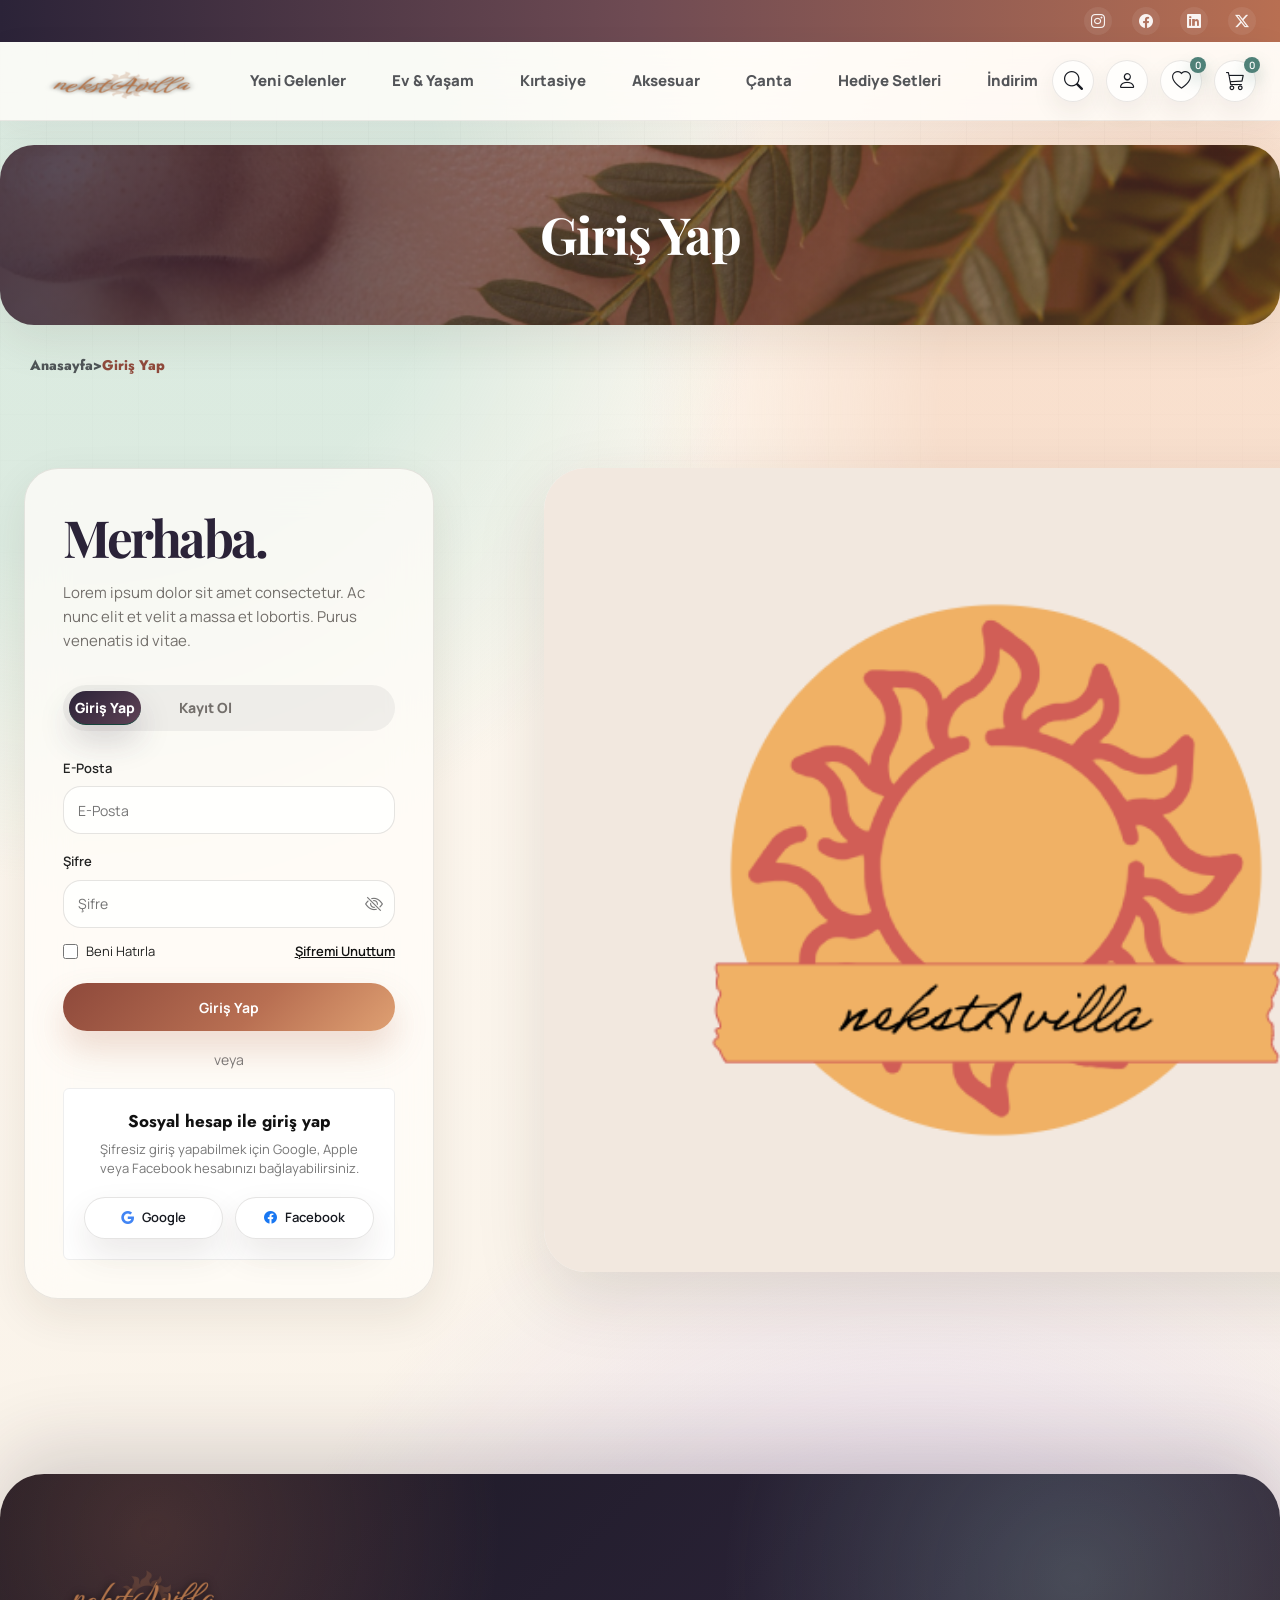
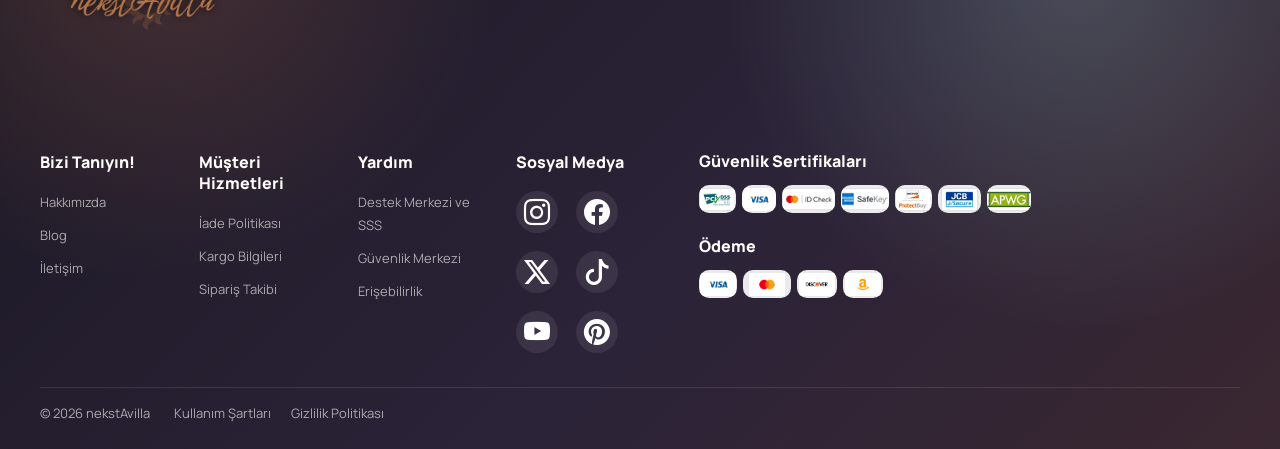
<file: siparislerim.html>
﻿<!doctype html>
<html lang="tr">

<head>
    <meta charset="UTF-8" />
    <meta name="viewport" content="width=device-width, initial-scale=1.0" />
    <title>nekstAvilla</title>
    <link href="https://cdn.jsdelivr.net/npm/bootstrap@5.3.3/dist/css/bootstrap.min.css" rel="stylesheet" />
    <link rel="stylesheet" href="https://cdn.jsdelivr.net/npm/bootstrap-icons@1.11.3/font/bootstrap-icons.min.css" />
    <link rel="stylesheet" href="style.css" />
    <link rel="preconnect" href="https://fonts.googleapis.com">
    <link rel="preconnect" href="https://fonts.gstatic.com" crossorigin>
    <link href="https://fonts.googleapis.com/css2?family=Jost:wght@400;500;600;700&display=swap" rel="stylesheet">
    <link rel="stylesheet" href="modern-ui.css" />
</head>

<body>
    <div class="top-bar">
        <div class="site-container">
            <div class="top-bar-inner d-flex align-items-center justify-content-end">
                <a href="#" class="top-bar-icon" aria-label="Instagram"><i class="bi bi-instagram"></i></a>
                <a href="#" class="top-bar-icon" aria-label="Facebook"><i class="bi bi-facebook"></i></a>
                <a href="#" class="top-bar-icon" aria-label="LinkedIn"><i class="bi bi-linkedin"></i></a>
                <a href="#" class="top-bar-icon" aria-label="X"><i class="bi bi-twitter-x"></i></a>
            </div>
        </div>
    </div>

    <header class="header-main">
        <div class="site-container">
            <nav class="navbar navbar-expand-xl p-0">
                <a class="navbar-brand" href="index.html">
                    <img src="images/logo.png" alt="nekstAvilla Logo" class="header-logo">
                </a>

                <div class="header-actions d-flex align-items-center">
                    <div class="header-icons d-flex align-items-center">
                        <a href="#" class="header-icon" aria-label="Ara"><i class="bi bi-search"></i></a>
                        <a href="hesabim.html" class="header-icon" aria-label="Hesabım">
                            <i class="bi bi-person"></i>
                        </a><a href="favoriler.html" class="header-icon position-relative" aria-label="Favoriler">
                            <i class="bi bi-heart"></i>
                            <span class="icon-badge">0</span>
                        </a>
                        <a href="sepet.html" class="header-icon position-relative" aria-label="Sepet">
                            <i class="bi bi-cart3"></i>
                            <span class="icon-badge">0</span>
                        </a>
                    </div>

                    <button class="navbar-toggler border-0 shadow-none p-0" type="button" data-bs-toggle="collapse"
                        data-bs-target="#mainNavbar" aria-controls="mainNavbar" aria-expanded="false"
                        aria-label="Menüyü Aç/Kapat">
                        <span class="navbar-toggler-icon"></span>
                    </button>
                </div>

                                                <div class="collapse navbar-collapse" id="mainNavbar">
                    <ul class="navbar-nav align-items-xl-center">
                        <li class="nav-item"><a class="nav-link" href="yeni-gelenler.html">Yeni Gelenler</a></li>
                        <li class="nav-item"><a class="nav-link" href="#">Ev & Yaşam</a></li>
                        <li class="nav-item"><a class="nav-link" href="#">Kırtasiye</a></li>
                        <li class="nav-item"><a class="nav-link" href="#">Aksesuar</a></li>
                        <li class="nav-item"><a class="nav-link" href="#">Çanta</a></li>
                        <li class="nav-item"><a class="nav-link" href="#">Hediye Setleri</a></li>
                        <li class="nav-item"><a class="nav-link" href="#">İndirim</a></li>
                    </ul>
                </div>
            </nav>
        </div>
    </header>

    <section class="pm-minik-banner">
        <div class="banner-maske"></div> <img src="../images/backg.png" alt="nekstAvilla Yeni Gelenler"
            class="banner-gorsel">

        <div class="banner-icerik">
            <h1>Siparişlerim</h1>
        </div>
    </section>

    <div class="breadcrumb">
        <a href="index.html">Anasayfa</a> > <span>Siparişlerim</span>
    </div>

    <section class="orders-account-page">

        <div class="site-container">

            <div class="orders-account-layout">

                <aside class="orders-sidebar">

                    <div class="orders-user-box">

                        <div class="orders-avatar" id="accountAvatar">
                            PM
                        </div>

                        <div>
                            <h3 id="sidebarUserName">Admin User</h3>
                            <p id="sidebarUserEmail">admin@nekstavilla.com</p>
                        </div>

                    </div>

                    <div class="orders-menu">

                        <a href="siparislerim.html" class="orders-menu-item active">
                            <i class="bi bi-bag"></i>
                            <span>Siparişlerim</span>
                        </a>

                        <a href="hesabim.html" class="orders-menu-item">
                            <i class="bi bi-person"></i>
                            <span>Kullanıcı Bilgilerim</span>
                        </a>

                        <button type="button" class="orders-menu-item orders-logout-btn" id="logoutBtn">
                            <i class="bi bi-box-arrow-left"></i>
                            <span>Çıkış Yap</span>
                        </button>

                    </div>

                </aside>

                <main class="orders-main">

                    <h2>Siparişlerim</h2>

                    <div class="order-card expanded">

                        <div class="order-card-top">

                            <div class="order-product-box">
                                <img src="images/order-product.png" alt="Ürün">
                                <span>+1</span>
                            </div>

                            <div class="order-meta-grid">

                                <div class="order-meta-item">
                                    <span>Sipariş Tarihi</span>
                                    <strong>27 Nisan, 2022</strong>
                                </div>

                                <div class="order-meta-item">
                                    <span>Sipariş Numarası</span>
                                    <strong>445789134</strong>
                                </div>

                                <div class="order-meta-item">
                                    <span>Alıcı Adı</span>
                                    <strong class="orderBuyerName">Admin User</strong>
                                </div>

                                <div class="order-meta-item">
                                    <span>Sipariş Tutarı</span>
                                    <strong>1287 TL</strong>
                                </div>

                            </div>

                            <button type="button" class="order-toggle-btn">
                                <i class="bi bi-chevron-up"></i>
                            </button>

                        </div>

                        <div class="order-status status-preparing">
                            <i class="bi bi-clock-fill"></i>
                            <span>Siparişiniz Hazırlanıyor.</span>
                        </div>

                        <div class="order-detail">

                            <div class="order-detail-head">

                                <div class="delivery-info">

                                    <div class="delivery-icon">
                                        <i class="bi bi-box2"></i>
                                    </div>

                                    <div>
                                        <h4>Ambar ile Teslimat</h4>
                                        <p>Sipariş ettiğiniz ürünleri, ambardan belirttiğiniz adrese göndereceğiz.</p>
                                    </div>

                                </div>

                                <div class="order-buttons">

                                    <button type="button" class="cargo-track-btn">
                                        Kargo Takibi
                                    </button>

                                    <div class="order-small-buttons">
                                        <button type="button">Siparişi İptal Et</button>
                                        <button type="button">Kolay İade</button>
                                    </div>

                                </div>

                            </div>

                            <div class="order-addresses">

                                <div class="order-address">
                                    <span>Fatura Adresi</span>

                                    <h4>Admin User (90 Gün Vade)</h4>

                                    <p>
                                        Teknokent Serdivan / Sakarya
                                    </p>

                                    <p>
                                        Vergi Dairesi : Serdivan V.D.<br>
                                        Vergi Numarası: 123456789
                                    </p>
                                </div>

                                <div class="order-address">
                                    <span>Teslimat Adresi</span>

                                    <h4>Admin User (90 Gün Vade)</h4>

                                    <p>
                                        Teknokent Serdivan / Sakarya
                                    </p>

                                    <p>
                                        Vergi Dairesi : Serdivan V.D.<br>
                                        Vergi Numarası: 123456789
                                    </p>
                                </div>

                            </div>

                        </div>

                    </div>

                    <div class="order-card">

                        <div class="order-card-top">

                            <div class="order-product-box">
                                <img src="images/order-product.png" alt="Ürün">
                                <span>+1</span>
                            </div>

                            <div class="order-meta-grid">

                                <div class="order-meta-item">
                                    <span>Sipariş Tarihi</span>
                                    <strong>27 Nisan, 2022</strong>
                                </div>

                                <div class="order-meta-item">
                                    <span>Sipariş Numarası</span>
                                    <strong>445789134</strong>
                                </div>

                                <div class="order-meta-item">
                                    <span>Alıcı Adı</span>
                                    <strong class="orderBuyerName">Admin User</strong>
                                </div>

                                <div class="order-meta-item">
                                    <span>Sipariş Tutarı</span>
                                    <strong>1287 TL</strong>
                                </div>

                            </div>

                            <button type="button" class="order-toggle-btn">
                                <i class="bi bi-chevron-down"></i>
                            </button>

                        </div>

                        <div class="order-status status-completed">
                            <i class="bi bi-check-lg"></i>
                            <span>Sipariş Tamamlandı</span>
                        </div>

                        <div class="order-detail">

                            <div class="order-detail-head">

                                <div class="delivery-info">

                                    <div class="delivery-icon">
                                        <i class="bi bi-truck"></i>
                                    </div>

                                    <div>
                                        <h4>Ambar ile Teslimat</h4>
                                        <p>Siparişiniz teslim edilmiştir.</p>
                                    </div>

                                </div>

                                <div class="order-buttons">

                                    <button type="button" class="cargo-track-btn">
                                        Kargo Takibi
                                    </button>

                                    <div class="order-small-buttons">
                                        <button type="button">Siparişi İptal Et</button>
                                        <button type="button">Kolay İade</button>
                                    </div>

                                </div>

                            </div>

                        </div>

                    </div>

                    <div class="order-card">

                        <div class="order-card-top">

                            <div class="order-product-box">
                                <img src="images/order-product.png" alt="Ürün">
                            </div>

                            <div class="order-meta-grid">

                                <div class="order-meta-item">
                                    <span>Sipariş Tarihi</span>
                                    <strong>27 Nisan, 2022</strong>
                                </div>

                                <div class="order-meta-item">
                                    <span>Sipariş Numarası</span>
                                    <strong>445789134</strong>
                                </div>

                                <div class="order-meta-item">
                                    <span>Alıcı Adı</span>
                                    <strong class="orderBuyerName">Admin User</strong>
                                </div>

                                <div class="order-meta-item">
                                    <span>Sipariş Tutarı</span>
                                    <strong>1287 TL</strong>
                                </div>

                            </div>

                            <button type="button" class="order-toggle-btn">
                                <i class="bi bi-chevron-down"></i>
                            </button>

                        </div>

                        <div class="order-status status-completed">
                            <i class="bi bi-check-lg"></i>
                            <span>Sipariş Tamamlandı</span>
                        </div>

                        <div class="order-detail">

                            <div class="order-detail-head">

                                <div class="delivery-info">

                                    <div class="delivery-icon">
                                        <i class="bi bi-truck"></i>
                                    </div>

                                    <div>
                                        <h4>Ambar ile Teslimat</h4>
                                        <p>Siparişiniz teslim edilmiştir.</p>
                                    </div>

                                </div>

                                <div class="order-buttons">

                                    <button type="button" class="cargo-track-btn">
                                        Kargo Takibi
                                    </button>

                                    <div class="order-small-buttons">
                                        <button type="button">Siparişi İptal Et</button>
                                        <button type="button">Kolay İade</button>
                                    </div>

                                </div>

                            </div>

                        </div>

                    </div>

                    <div class="order-card">

                        <div class="order-card-top">

                            <div class="order-product-box">
                                <img src="images/order-product.png" alt="Ürün">
                            </div>

                            <div class="order-meta-grid">

                                <div class="order-meta-item">
                                    <span>Sipariş Tarihi</span>
                                    <strong>27 Nisan, 2022</strong>
                                </div>

                                <div class="order-meta-item">
                                    <span>Sipariş Numarası</span>
                                    <strong>445789134</strong>
                                </div>

                                <div class="order-meta-item">
                                    <span>Alıcı Adı</span>
                                    <strong class="orderBuyerName">Admin User</strong>
                                </div>

                                <div class="order-meta-item">
                                    <span>Sipariş Tutarı</span>
                                    <strong>1287 TL</strong>
                                </div>

                            </div>

                            <button type="button" class="order-toggle-btn">
                                <i class="bi bi-chevron-down"></i>
                            </button>

                        </div>

                        <div class="order-status status-returned">
                            <i class="bi bi-arrow-counterclockwise"></i>
                            <span>İade Edildi</span>
                        </div>

                        <div class="order-detail">

                            <div class="order-detail-head">

                                <div class="delivery-info">

                                    <div class="delivery-icon">
                                        <i class="bi bi-truck"></i>
                                    </div>

                                    <div>
                                        <h4>İade Süreci</h4>
                                        <p>Bu sipariş için iade süreci tamamlanmıştır.</p>
                                    </div>

                                </div>

                            </div>

                        </div>

                    </div>

                    <div class="orders-pagination">

                        <button type="button">
                            <i class="bi bi-chevron-left"></i>
                        </button>

                        <button type="button" class="active">1</button>
                        <button type="button">2</button>
                        <button type="button">3</button>
                        <button type="button">4</button>

                        <button type="button">
                            <i class="bi bi-chevron-right"></i>
                        </button>

                    </div>

                </main>

            </div>

        </div>

    </section>


    
    <footer class="site-footer">
        <div class="site-footer-inner">
            <div class="site-footer-top">

                <div class="footer-brand-area">
                    <a href="index.html" class="footer-logo">
                        <img src="images/logo2.png" alt="Eticaretiz Logo">
                    </a>
                </div>

                <div class="footer-links-grid">
                    <div class="footer-col">
                        <h4>Bizi Tanıyın!</h4>
                        <a href="#">Hakkımızda</a>
                        <a href="#">Blog</a>
                        <a href="#">İletişim</a>
                    </div>

                    <div class="footer-col">
                        <h4>Müşteri Hizmetleri</h4>
                        <a href="#">İade Politikası</a>
                        <a href="#">Kargo Bilgileri</a>
                        <a href="#">Sipariş Takibi</a>
                    </div>

                    <div class="footer-col">
                        <h4>Yardım</h4>
                        <a href="#">Destek Merkezi ve SSS</a>
                        <a href="#">Güvenlik Merkezi</a>
                        <a href="#">Erişebilirlik</a>
                    </div>

                    <div class="footer-col footer-social-col">
                        <h4>Sosyal Medya</h4>
                        <div class="footer-socials">
                            <a href="#" aria-label="Instagram"><i class="bi bi-instagram"></i></a>
                            <a href="#" aria-label="Facebook"><i class="bi bi-facebook"></i></a>
                            <a href="#" aria-label="X"><i class="bi bi-twitter-x"></i></a>
                            <a href="#" aria-label="TikTok"><i class="bi bi-tiktok"></i></a>
                            <a href="#" aria-label="YouTube"><i class="bi bi-youtube"></i></a>
                            <a href="#" aria-label="Pinterest"><i class="bi bi-pinterest"></i></a>
                        </div>
                    </div>

                    <div class="footer-cert-payments">
                        <div class="footer-cert-block">
                            <h4>Güvenlik Sertifikaları</h4>

                            <div class="footer-logo-row footer-logo-row-security">
                                <span class="footer-logo-chip chip-pci">
                                    <img src="images/pci.png" alt="PCI DSS">
                                </span>

                                <span class="footer-logo-chip chip-visa-secure">
                                    <img src="images/visa.png" alt="Visa Secure">
                                </span>

                                <span class="footer-logo-chip chip-id">
                                    <img src="images/ID.png" alt="ID Check">
                                </span>

                                <span class="footer-logo-chip chip-safe">
                                    <img src="images/safe.png" alt="SafeKey">
                                </span>

                                <span class="footer-logo-chip chip-protect">
                                    <img src="images/protect.png" alt="ProtectBuy">
                                </span>

                                <span class="footer-logo-chip chip-jcb-secure">
                                    <img src="images/jcb.png" alt="JCB Secure">
                                </span>

                                <span class="footer-logo-chip chip-apwg">
                                    <img src="images/apwg.png" alt="APWG">
                                </span>
                            </div>
                        </div>

                        <div class="footer-cert-block">
                            <h4>Ödeme</h4>

                            <div class="footer-logo-row footer-logo-row-payment-top">
                                <span class="footer-logo-chip chip-visa2">
                                    <img src="images/visa2.png" alt="Visa">
                                </span>

                                <span class="footer-logo-chip chip-master">
                                    <img src="images/master.png" alt="Mastercard">
                                </span>



                                <span class="footer-logo-chip chip-disc">
                                    <img src="images/disc.png" alt="Discover">
                                </span>


                                <span class="footer-logo-chip chip-cash">
                                    <img src="images/cash.png" alt="Cash">
                                </span>
                            </div>

                        </div>
                    </div>
                </div>

            </div>

            <div class="site-footer-bottom">
                <div class="footer-bottom-left">
                    <p>© 2026 nekstAvilla</p>

                    <div class="footer-bottom-links">
                        <a href="#">Kullanım Şartları</a>
                        <a href="#">Gizlilik Politikası</a>
                    </div>
                </div>

               
            </div>
        </div>
    </footer>
    <script src="https://cdn.jsdelivr.net/npm/bootstrap@5.3.3/dist/js/bootstrap.bundle.min.js"></script>

    <script>
        function aktifKullaniciGetir() {
            try {
                return JSON.parse(localStorage.getItem("aktifKullanici")) || null;
            } catch {
                return null;
            }
        }

        function sepetSayaciniGuncelle() {
            const aktifKullanici = aktifKullaniciGetir();
            const sepetBadge = document.querySelector('a[href="sepet.html"] .icon-badge');

            if (!sepetBadge) return;

            if (!aktifKullanici) {
                sepetBadge.innerText = "0";
                return;
            }

            const sepet = JSON.parse(localStorage.getItem("sepet")) || [];

            const toplamAdet = sepet.reduce((total, urun) => {
                return total + Number(urun.adet || 0);
            }, 0);

            sepetBadge.innerText = toplamAdet;
        }

        function favoriSayaciniGuncelle() {
            const aktifKullanici = aktifKullaniciGetir();
            const favoriBadge = document.querySelector('a[href="favoriler.html"] .icon-badge');

            if (!favoriBadge) return;

            if (!aktifKullanici) {
                favoriBadge.innerText = "0";
                return;
            }

            const favoriler = JSON.parse(localStorage.getItem("favoriler")) || [];

            favoriBadge.innerText = favoriler.length;
        }

        function kullaniciBilgileriniYukle() {
            const aktifKullanici = aktifKullaniciGetir();

            if (!aktifKullanici) {
                window.location.href = "giris.html";
                return;
            }

            const ad = aktifKullanici.ad || "Admin";
            const soyad = aktifKullanici.soyad || "User";
            const email = aktifKullanici.email || "admin@nekstavilla.com";

            const adSoyad = `${ad} ${soyad}`;
            const initials = `${ad.charAt(0)}${soyad.charAt(0)}`.toUpperCase();

            const avatar = document.getElementById("accountAvatar");
            const userName = document.getElementById("sidebarUserName");
            const userEmail = document.getElementById("sidebarUserEmail");

            if (avatar) avatar.innerText = initials;
            if (userName) userName.innerText = adSoyad;
            if (userEmail) userEmail.innerText = email;

            document.querySelectorAll(".orderBuyerName").forEach((item) => {
                item.innerText = adSoyad;
            });
        }

        document.querySelectorAll(".order-toggle-btn").forEach((button) => {
            button.addEventListener("click", function () {
                const card = this.closest(".order-card");
                const icon = this.querySelector("i");

                if (!card || !icon) return;

                card.classList.toggle("expanded");

                if (card.classList.contains("expanded")) {
                    icon.className = "bi bi-chevron-up";
                } else {
                    icon.className = "bi bi-chevron-down";
                }
            });
        });

        const logoutBtn = document.getElementById("logoutBtn");

        if (logoutBtn) {
            logoutBtn.addEventListener("click", function () {
                localStorage.removeItem("aktifKullanici");
                window.location.href = "giris.html";
            });
        }

        document.addEventListener("DOMContentLoaded", function () {
            kullaniciBilgileriniYukle();
            sepetSayaciniGuncelle();
            favoriSayaciniGuncelle();
        });
    </script>

    <script>
        /* =========================================
        KULLANICIYA ÖZEL SEPET / FAVORİ SİSTEMİ
        ========================================= */

        function aktifKullaniciGetir() {
            try {
                return JSON.parse(localStorage.getItem("aktifKullanici")) || null;
            } catch {
                return null;
            }
        }

        function aktifKullaniciIdGetir() {
            const aktifKullanici = aktifKullaniciGetir();
            return aktifKullanici ? aktifKullanici.id : null;
        }

        function sepetKeyGetir() {
            const userId = aktifKullaniciIdGetir();

            if (!userId) {
                return null;
            }

            return `sepet_${userId}`;
        }

        function favorilerKeyGetir() {
            const userId = aktifKullaniciIdGetir();

            if (!userId) {
                return null;
            }

            return `favoriler_${userId}`;
        }

        function sepetiGetir() {
            const sepetKey = sepetKeyGetir();

            if (!sepetKey) {
                return [];
            }

            try {
                return JSON.parse(localStorage.getItem(sepetKey)) || [];
            } catch {
                return [];
            }
        }

        function sepetiKaydet(sepet) {
            const sepetKey = sepetKeyGetir();

            if (!sepetKey) {
                return;
            }

            localStorage.setItem(sepetKey, JSON.stringify(sepet));
        }

        function sepetiTemizle() {
            const sepetKey = sepetKeyGetir();

            if (!sepetKey) {
                return;
            }

            localStorage.removeItem(sepetKey);
        }

        function favorileriGetir() {
            const favorilerKey = favorilerKeyGetir();

            if (!favorilerKey) {
                return [];
            }

            try {
                return JSON.parse(localStorage.getItem(favorilerKey)) || [];
            } catch {
                return [];
            }
        }

        function favorileriKaydet(favoriler) {
            const favorilerKey = favorilerKeyGetir();

            if (!favorilerKey) {
                return;
            }

            localStorage.setItem(favorilerKey, JSON.stringify(favoriler));
        }

        function favorileriTemizle() {
            const favorilerKey = favorilerKeyGetir();

            if (!favorilerKey) {
                return;
            }

            localStorage.removeItem(favorilerKey);
        }

        function sepetSayaciniGuncelle() {
            const sepetBadge = document.querySelector('a[href="sepet.html"] .icon-badge');

            if (!sepetBadge) return;

            if (!aktifKullaniciIdGetir()) {
                sepetBadge.innerText = "0";
                return;
            }

            const sepet = sepetiGetir();

            const toplamAdet = sepet.reduce((total, urun) => {
                return total + Number(urun.adet || 0);
            }, 0);

            sepetBadge.innerText = toplamAdet;
        }

        function favoriSayaciniGuncelle() {
            const favoriBadge = document.querySelector('a[href="favoriler.html"] .icon-badge');

            if (!favoriBadge) return;

            if (!aktifKullaniciIdGetir()) {
                favoriBadge.innerText = "0";
                return;
            }

            const favoriler = favorileriGetir();

            favoriBadge.innerText = favoriler.length;
        }

        document.addEventListener("DOMContentLoaded", function () {
            sepetSayaciniGuncelle();
            favoriSayaciniGuncelle();
        });
    </script>

    <script>
        /* =========================================
        ÖDEME SAYFASI - SEPET SAYACI + SİPARİŞ ÖZETİ
        ========================================= */

        function sepetiGetir() {
            try {
                return JSON.parse(localStorage.getItem("sepet")) || [];
            } catch {
                return [];
            }
        }

        function fiyatFormatla(fiyat) {
            return Number(fiyat || 0).toLocaleString("tr-TR", {
                minimumFractionDigits: 2,
                maximumFractionDigits: 2
            }) + " TL";
        }

        function sepetSayaciniGuncelle() {
            const sepet = sepetiGetir();

            const toplamAdet = sepet.reduce((total, urun) => {
                return total + Number(urun.adet || 0);
            }, 0);

            const sepetBadge = document.querySelector('a[href="sepet.html"] .icon-badge');

            if (sepetBadge) {
                sepetBadge.innerText = toplamAdet;
                return;
            }

            const badges = document.querySelectorAll(".header-icon .icon-badge");

            if (badges.length > 1) {
                badges[1].innerText = toplamAdet;
            }
        }

        function checkoutSummaryYukle() {
            const sepet = sepetiGetir();

            const summaryContainer = document.getElementById("checkoutSummaryItems");
            const summaryProductTotal = document.getElementById("summaryProductTotal");

            const checkoutTotal = document.getElementById("checkoutTotal");
            const summaryTotal = document.getElementById("summaryTotal");

            let html = "";
            let toplam = 0;

            if (sepet.length === 0) {
                if (summaryContainer) {
                    summaryContainer.innerHTML = `
                <div class="checkout-empty-summary">
                    Sepetiniz şu anda boş.
                </div>
            `;
                }

                if (summaryProductTotal) {
                    summaryProductTotal.innerText = "0,00 TL";
                }

                if (checkoutTotal) {
                    checkoutTotal.innerText = "0,00 TL";
                }

                if (summaryTotal) {
                    summaryTotal.innerText = "0,00 TL";
                }

                return;
            }

            sepet.forEach((urun) => {
                const fiyat = Number(urun.fiyat || 0);
                const adet = Number(urun.adet || 0);
                const urunToplam = fiyat * adet;

                toplam += urunToplam;

                html += `
            <div class="checkout-summary-item">

                <div class="checkout-summary-item-left">

                    <img src="${urun.resim}" alt="${urun.ad}">

                    <div>
                        <h4>${urun.ad}</h4>

                        <span>
                            ${adet} ${urun.birim || "adet"}
                        </span>
                    </div>

                </div>

                <strong>
                    ${fiyatFormatla(urunToplam)}
                </strong>

            </div>
        `;
            });

            if (summaryContainer) {
                summaryContainer.innerHTML = html;
            }

            if (summaryProductTotal) {
                summaryProductTotal.innerText = fiyatFormatla(toplam);
            }

            if (checkoutTotal) {
                checkoutTotal.innerText = fiyatFormatla(toplam);
            }

            if (summaryTotal) {
                summaryTotal.innerText = fiyatFormatla(toplam);
            }
        }

        document.addEventListener("DOMContentLoaded", () => {
            sepetSayaciniGuncelle();
            checkoutSummaryYukle();
        });
    </script>

    <script>
        /* =========================================
        SİPARİŞ BAŞARI SAYFASI
        ========================================= */

        function sepetSayaciniGuncelle() {
            const aktifKullanici = JSON.parse(localStorage.getItem("aktifKullanici")) || null;

            const sepetBadge = document.querySelector('a[href="sepet.html"] .icon-badge');

            if (!sepetBadge) return;

            if (!aktifKullanici) {
                sepetBadge.innerText = "0";
                return;
            }

            const sepet = JSON.parse(localStorage.getItem("sepet")) || [];

            const toplamAdet = sepet.reduce((total, urun) => {
                return total + Number(urun.adet || 0);
            }, 0);

            sepetBadge.innerText = toplamAdet;
        }
        function siparisNumarasiniYukle() {
            const sonSiparis = JSON.parse(localStorage.getItem("sonSiparis")) || null;
            const successOrderNumber = document.getElementById("successOrderNumber");

            if (sonSiparis && sonSiparis.siparisNo && successOrderNumber) {
                successOrderNumber.innerText = sonSiparis.siparisNo;
            }
        }

        document.addEventListener("DOMContentLoaded", () => {
            sepetSayaciniGuncelle();
            siparisNumarasiniYukle();
        });
    </script>
    <script>
        /* =========================================
        FAVORİLER SİSTEMİ
        ========================================= */

        function favorileriGetir() {
            try {
                return JSON.parse(localStorage.getItem("favoriler")) || [];
            } catch {
                return [];
            }
        }

        function favorileriKaydet(favoriler) {
            localStorage.setItem("favoriler", JSON.stringify(favoriler));
        }

        function favoriSayaciniGuncelle() {
            const aktifKullanici = JSON.parse(localStorage.getItem("aktifKullanici")) || null;

            const favoriBadge = document.querySelector('a[href="favoriler.html"] .icon-badge');

            if (!favoriBadge) return;

            if (!aktifKullanici) {
                favoriBadge.innerText = "0";
                return;
            }

            const favoriler = JSON.parse(localStorage.getItem("favoriler")) || [];

            favoriBadge.innerText = favoriler.length;
        }

        function favoriFiyatMetniniSayiyaCevir(fiyatText) {
            let temizFiyat = fiyatText
                .replace(/[^\d.,]/g, "")
                .trim();

            if (temizFiyat.includes(",") && temizFiyat.includes(".")) {
                temizFiyat = temizFiyat.replace(/\./g, "").replace(",", ".");
            } else if (temizFiyat.includes(",")) {
                temizFiyat = temizFiyat.replace(",", ".");
            }

            return parseFloat(temizFiyat) || 0;
        }

        function favorideVarMi(id) {
            const favoriler = favorileriGetir();
            return favoriler.some((urun) => urun.id === id);
        }

        function favoriEkleCikar(urun) {
            let favoriler = favorileriGetir();

            const varolanIndex = favoriler.findIndex((item) => item.id === urun.id);

            if (varolanIndex > -1) {
                favoriler.splice(varolanIndex, 1);
            } else {
                favoriler.push(urun);
            }

            favorileriKaydet(favoriler);
            favoriSayaciniGuncelle();
            favoriButonlariniGuncelle();
        }

        function favoriButonlariniGuncelle() {
            const favoriler = favorileriGetir();

            document.querySelectorAll(".product-card").forEach((card) => {
                const id = card.dataset.id;
                const favBtn = card.querySelector(".product-fav");
                const favIcon = favBtn?.querySelector("i");

                if (!id || !favBtn || !favIcon) return;

                const aktifMi = favoriler.some((urun) => urun.id === id);

                if (aktifMi) {
                    favBtn.classList.add("active");
                    favIcon.className = "bi bi-heart-fill";
                } else {
                    favBtn.classList.remove("active");
                    favIcon.className = "bi bi-heart";
                }
            });

            const detailPage = document.querySelector(".product-detail-page");
            const wishlistBtn = document.querySelector(".wishlist-btn");
            const wishlistIcon = wishlistBtn?.querySelector("i");

            if (detailPage && wishlistBtn && wishlistIcon) {
                const id = detailPage.dataset.id;
                const aktifMi = favoriler.some((urun) => urun.id === id);

                if (aktifMi) {
                    wishlistBtn.classList.add("active");
                    wishlistIcon.className = "bi bi-heart-fill";
                } else {
                    wishlistBtn.classList.remove("active");
                    wishlistIcon.className = "bi bi-heart";
                }
            }
        }

        function karttanFavoriUrunOlustur(card) {
            const urunId = card.dataset.id;
            const urunBirim = card.dataset.birim || "adet";
            const urunRenk = card.dataset.renk || "Standart";

            const urunAd = card.querySelector("h3")?.innerText.trim();
            const urunKategori = card.querySelector(".product-category")?.innerText.trim() || "Ürün";
            const urunFiyatText = card.querySelector(".product-price")?.innerText.trim();
            const urunResim = card.querySelector(".product-image")?.getAttribute("src");

            if (!urunId || !urunAd || !urunFiyatText || !urunResim) {
                console.warn("Favori için ürün bilgisi eksik:", card);
                return null;
            }

            return {
                id: urunId,
                ad: urunAd,
                kategori: urunKategori,
                fiyat: favoriFiyatMetniniSayiyaCevir(urunFiyatText),
                resim: urunResim,
                birim: urunBirim,
                renk: urunRenk
            };
        }

        function detaydanFavoriUrunOlustur() {
            const detailPage = document.querySelector(".product-detail-page");

            if (!detailPage) return null;

            const urunId = detailPage.dataset.id;
            const urunBirim = detailPage.dataset.birim || "adet";
            const urunRenk = detailPage.dataset.renk || "Standart";

            const urunAd = document.querySelector(".product-detail-title")?.innerText.trim();
            const urunFiyatText = document.querySelector(".product-price-box")?.innerText.trim();
            const urunResim = document.getElementById("mainProductImage")?.getAttribute("src");

            if (!urunId || !urunAd || !urunFiyatText || !urunResim) {
                console.warn("Favori için ürün detay bilgisi eksik.");
                return null;
            }

            return {
                id: urunId,
                ad: urunAd,
                kategori: "Ürün",
                fiyat: favoriFiyatMetniniSayiyaCevir(urunFiyatText),
                resim: urunResim,
                birim: urunBirim,
                renk: urunRenk
            };
        }

        document.addEventListener("click", function (e) {
            const productFavBtn = e.target.closest(".product-fav");

            if (productFavBtn) {
                e.preventDefault();

                const card = productFavBtn.closest(".product-card");
                const urun = karttanFavoriUrunOlustur(card);

                if (urun) {
                    favoriEkleCikar(urun);
                }

                return;
            }

            const wishlistBtn = e.target.closest(".wishlist-btn");

            if (wishlistBtn) {
                e.preventDefault();

                const urun = detaydanFavoriUrunOlustur();

                if (urun) {
                    favoriEkleCikar(urun);
                }
            }
        });

        document.addEventListener("DOMContentLoaded", function () {
            favoriSayaciniGuncelle();
            favoriButonlariniGuncelle();
        });
    </script>

    <script>
        /* =========================================
        GİRİŞ KONTROLÜ
        ========================================= */

        function aktifKullaniciVarMi() {
            const aktifKullanici = JSON.parse(localStorage.getItem("aktifKullanici")) || null;
            return aktifKullanici !== null;
        }

        function girisSayfasinaYonlendir() {
            const mevcutSayfa = window.location.pathname.split("/").pop() || "index.html";
            window.location.href = `giris.html?next=${mevcutSayfa}`;
        }

        function girisKontrolEt() {
            if (!aktifKullaniciVarMi()) {
                girisSayfasinaYonlendir();
                return false;
            }

            return true;
        }
    </script>


    <script src="modern-ui.js"></script>
</body>

</html>
</file>
<file: style.css>
* {
    margin: 0;
    padding: 0;
    box-sizing: border-box;
}

body {
    background-color: #ffffff;
}

.top-bar {
    background-color: #222222;
    width: 100%;
    height: 41px;
}

.top-bar-inner {
    height: 41px;
    display: flex;
    align-items: center;
    justify-content: flex-end;
    gap: 20px;
}

.top-bar-icon {
    color: #ffffff;
    font-size: 14px;
    text-decoration: none;
    line-height: 1;
    transition: color 0.3s ease;
}

.top-bar-icon:hover {
    color: #d9d9d9;
}

.header-main {
    background-color: #ffffff;
    border-bottom: 1px solid #e9e9e9;
    font-family: "Jost", sans-serif;
}

.header-main .navbar {
    min-height: 78px;
    display: flex;
    flex-wrap: wrap;
    align-items: center;
}

.header-main .navbar-brand {
    order: 1;
    margin-right: 24px;
    flex-shrink: 0;
}

.header-logo {
    width: 270px;
    height: 60px;
    object-fit: contain;
    display: block;
}

.header-actions {
    order: 3;
    margin-left: auto;
    display: flex;
    align-items: center;
    gap: 14px;
    flex-shrink: 0;
}

.header-icons {
    display: flex;
    align-items: center;
    gap: 16px;
    flex-shrink: 0;
}

.header-icon {
    color: #111111;
    font-size: 20px;
    text-decoration: none;
    position: relative;
    line-height: 1;
    transition: color 0.3s ease;
}

.header-icon:hover {
    color: #15443B;
}

.icon-badge {
    position: absolute;
    top: -7px;
    right: -8px;
    min-width: 16px;
    height: 16px;
    padding: 0 4px;
    border-radius: 999px;
    background-color: #15443B;
    color: #fff;
    font-size: 10px;
    font-weight: 600;
    display: flex;
    align-items: center;
    justify-content: center;
    line-height: 1;
}

.header-main .navbar-collapse {
    order: 2;
    min-width: 0;
    flex: 1 1 auto;
}

.header-main .navbar-nav {
    display: flex;
    flex-wrap: nowrap;
}

.header-main .nav-link {
    font-family: "Jost", sans-serif;
    font-size: 18px;
    font-weight: 500;
    letter-spacing: 0px;
    color: #222222;
    padding: 0;
    white-space: nowrap;
    position: relative;
    transition: color 0.3s ease;
}

.header-main .nav-link:hover {
    color: #15443B;
}

.header-main .nav-link::after {
    content: "";
    position: absolute;
    left: 0;
    bottom: -8px;
    width: 0;
    height: 2px;
    background-color: #15443B;
    transition: width 0.3s ease;
}

.header-main .nav-link:hover::after {
    width: 100%;
}

.navbar-toggler:focus {
    box-shadow: none;
}

@media (min-width: 1200px) {
    .navbar-toggler {
        display: none;
    }

    .header-main .navbar {
        flex-wrap: nowrap;
    }

    .header-main .navbar-collapse {
        display: flex !important;
        flex: 1 1 auto;
        min-width: 0;
        margin-left: 15px;
        margin-right: 15px;
    }

    .header-main .navbar-nav {
        width: 100%;
        justify-content: center;
        gap: 45px;
    }
}

@media (min-width: 1200px) and (max-width: 1470px) {


    .header-main .nav-link {
        font-size: 15px;
    }

    .header-main .navbar-brand {
        margin-right: 18px;
    }

    .header-icons {
        gap: 12px;
    }

    .header-icon {
        font-size: 18px;
    }
}

@media (max-width: 1199.98px) {


    .header-main .navbar {
        min-height: 88px;
        padding: 14px 0;
    }

    .header-logo {
        width: 220px;
        height: auto;
    }

    .header-actions {
        order: 2;
        margin-left: auto;
        gap: 12px;
    }

    .header-icons {
        gap: 12px;
    }

    .header-main .navbar-collapse {
        order: 3;
        width: 100%;
        flex-basis: 100%;
        margin-top: 18px;
        padding-top: 12px;
        border-top: 1px solid #ededed;
    }

    .header-main .navbar-nav {
        align-items: flex-start !important;
        gap: 0;
    }

    .header-main .nav-link {
        font-size: 16px;
        padding: 10px 0;
    }

    .header-main .nav-link::after {
        display: none;
    }
}

@media (max-width: 576px) {


    .top-bar {
        height: 36px;
    }

    .top-bar-inner {
        height: 36px;
    }

    .top-bar-icon {
        font-size: 11px;
    }

    .header-logo {
        width: 180px;
    }

    .header-actions {
        gap: 10px;
    }

    .header-icons {
        gap: 10px;
    }

    .header-icon {
        font-size: 18px;
    }
}

.hero-slider {
    width: 100%;
}

.hero-slider-box {
    position: relative;
    width: 100%;
    height: 777px;
    overflow: hidden;
    background: url("images/backg.png") center center / cover no-repeat;
}

.hero-inner {
    position: relative;
    z-index: 2;
    height: 100%;
}

.hero-overlay {
    position: absolute;
    inset: 0;
    background: rgba(16, 53, 43, 0.35);
    z-index: 1;
}

.hero-slides {
    position: relative;
    width: 100%;
    height: 100%;
}

.hero-slide {
    position: absolute;
    inset: 0;
    display: flex;
    align-items: center;
    opacity: 0;
    visibility: hidden;
    transition: opacity 0.6s ease, visibility 0.6s ease;
}

.hero-slide.active {
    opacity: 1;
    visibility: visible;
}

.hero-content {
    max-width: 650px;
    padding-left: 0;
    color: #ffffff;
    transform: translateY(20px);
    transition: transform 0.7s ease, opacity 0.7s ease;
    opacity: 0;
}

.hero-slide.active .hero-content {
    transform: translateY(0);
    opacity: 1;
}

.hero-content h1 {
    font-family: "Jost", sans-serif;
    font-size: 72px;
    font-weight: 500;
    line-height: 1.05;
    margin-bottom: 26px;
}

.hero-content p {
    max-width: 620px;
    font-family: "Jost", sans-serif;
    font-size: 20px;
    font-weight: 400;
    line-height: 1.55;
    margin-bottom: 34px;
}

.hero-btn {
    display: inline-flex;
    align-items: center;
    justify-content: center;
    min-width: 134px;
    height: 58px;
    background-color: #ffffff;
    color: #15443B;
    text-decoration: none;
    font-family: "Jost", sans-serif;
    font-size: 18px;
    font-weight: 600;
    transition: 0.3s ease;
}

.hero-btn:hover {
    background-color: #15443B;
    color: #ffffff;
}

.hero-arrows {
    position: absolute;
    right: 0;
    bottom: 70px;
    z-index: 3;
    display: flex;
    gap: 16px;
}

.hero-arrow {
    width: 60px;
    height: 60px;
    border-radius: 50%;
    border: 1px solid #ffffff;
    background: transparent;
    color: #ffffff;
    font-size: 20px;
    display: flex;
    align-items: center;
    justify-content: center;
    transition: 0.3s ease;
}

.hero-arrow:hover {
    background-color: #ffffff;
    color: #111111;
}

@media (max-width: 1199.98px) {
    .hero-slider-box {
        height: 620px;
    }

    .hero-content {
        max-width: 560px;
        padding-left: 0px;
    }

    .hero-content h1 {
        font-size: 56px;
    }

    .hero-content p {
        font-size: 18px;
        max-width: 520px;
    }

    .hero-arrows {
        right: 0px;
        bottom: 35px;
    }
}

@media (max-width: 767.98px) {
    .hero-slider-box {
        height: 500px;
    }

    .hero-content {
        padding-left: 0px;
        padding-right: 0px;
        max-width: 100%;
    }

    .hero-content h1 {
        font-size: 40px;
        line-height: 1.1;
        margin-bottom: 18px;
    }

    .hero-content p {
        font-size: 16px;
        line-height: 1.5;
        margin-bottom: 24px;
    }

    .hero-btn {
        min-width: 115px;
        height: 48px;
        font-size: 15px;
    }

    .hero-arrows {
        right: 0px;
        bottom: 20px;
        gap: 12px;
    }

    .hero-arrow {
        width: 48px;
        height: 48px;
        font-size: 16px;
    }
}

.site-container {
    width: 100%;
    max-width: 1640px;
    margin: 0 auto;
    padding-left: 30px;
    padding-right: 30px;
}

@media (max-width: 1399.98px) {
    .site-container {
        padding-left: 24px;
        padding-right: 24px;
    }
}

@media (max-width: 991.98px) {
    .site-container {
        padding-left: 20px;
        padding-right: 20px;
    }
}

@media (max-width: 575.98px) {
    .site-container {
        padding-left: 16px;
        padding-right: 16px;
    }
}

.service-features {
    background-color: #ffffff;
    padding: 44px 0 36px;
}

.service-item {
    display: flex;
    align-items: center;
    gap: 18px;
    height: 100%;
}

.service-icon {
    flex: 0 0 82px;
    width: 82px;
    height: 82px;
    display: flex;
    align-items: center;
    justify-content: center;
}

.service-icon img {
    max-width: 100%;
    max-height: 100%;
    object-fit: contain;
    display: block;
}

.service-text h3 {
    margin: 0 0 6px;
    font-family: "Jost", sans-serif;
    font-size: 20px;
    font-weight: 500;
    line-height: 1.2;
    color: #222222;
}

.service-text p {
    margin: 0;
    font-family: "Jost", sans-serif;
    font-size: 14px;
    font-weight: 400;
    line-height: 1.5;
    color: #444444;
}

@media (max-width: 1199.98px) {
    .service-text h3 {
        font-size: 18px;
    }
}

@media (max-width: 767.98px) {
    .service-features {
        padding: 28px 0;
    }

    .service-item {
        gap: 14px;
    }

    .service-icon {
        flex: 0 0 68px;
        width: 68px;
        height: 68px;
    }

    .service-text h3 {
        font-size: 17px;
    }

    .service-text p {
        font-size: 13px;
    }
}

.featured-products {
    background-color: #ffffff;
    padding: 70px 0 0px;
}

.section-heading {
    margin-bottom: 28px;
}

.section-heading h2 {
    margin: 0;
    font-family: "Jost", sans-serif;
    font-size: 54px;
    font-weight: 700;
    line-height: 1.1;
    color: #1d2b39;
}

.product-row {
    margin-bottom: 84px;
}

.product-card {
    height: 100%;
}

.product-image-wrap {
    position: relative;
    background-color: #EAEAEA;
    min-height: 340px;

    display: flex;
    align-items: center;
    justify-content: center;
    padding: 30px;
}

.product-image {
    max-width: 100%;
    max-height: 240px;
    object-fit: contain;
    display: block;
}

.product-fav {
    position: absolute;
    top: 14px;
    right: 14px;
    width: 34px;
    height: 34px;
    border-radius: 50%;
    background-color: #ffffff;
    color: #333333;
    display: flex;
    align-items: center;
    justify-content: center;
    text-decoration: none;
    font-size: 16px;
}

.product-info {
    padding-top: 14px;
}

.product-category {
    display: block;
    margin-bottom: 6px;
    font-family: "Jost", sans-serif;
    font-size: 12px;
    font-weight: 500;
    color: #a0a0a0;
    text-transform: uppercase;
}

.product-info h3 {
    margin: 0 0 8px;
    font-family: "Jost", sans-serif;
    font-size: 18px;
    font-weight: 500;
    line-height: 1.35;
    color: #222222;
}

.product-price {
    margin-bottom: 14px;
    font-family: "Jost", sans-serif;
    font-size: 18px;
    font-weight: 600;
    line-height: 1;
    color: #15443B;
}

.product-btn {
    display: flex;
    align-items: center;
    justify-content: center;
    width: 100%;
    height: 56px;
    background-color: #15443B;
    color: #ffffff;
    text-decoration: none;
    font-family: "Jost", sans-serif;
    font-size: 18px;
    font-weight: 600;
    transition: 0.3s ease;
}

.product-btn:hover {
    background-color: #10342c;
    color: #ffffff;
}

.promo-box {
    background-color: #EAEAEA;
    display: grid;
    grid-template-columns: 1fr 1fr;
    min-height: 270px;
    overflow: hidden;
}

.promo-image img {
    width: 100%;
    height: 100%;
    object-fit: cover;
    display: block;
}

.promo-content {
    display: flex;
    flex-direction: column;
    justify-content: center;
    padding: 34px 28px;
}

.promo-content h3 {
    margin: 0 0 8px;
    font-family: "Jost", sans-serif;
    font-size: 26px;
    font-weight: 600;
    line-height: 1.25;
    color: #595959;
}

.promo-content p {
    margin: 0 0 24px;
    font-family: "Jost", sans-serif;
    font-size: 16px;
    font-weight: 500;
    color: #6a6a6a;
}

.promo-btn {
    width: 145px;
    height: 56px;
    background-color: #15443B;
    color: #ffffff;
    text-decoration: none;
    display: inline-flex;
    align-items: center;
    justify-content: center;
    font-family: "Jost", sans-serif;
    font-size: 20px;
    font-weight: 500;
    transition: 0.3s ease;
}

.promo-btn:hover {
    background-color: #10342c;
    color: #ffffff;
}

@media (max-width: 1399.98px) {
    .section-heading h2 {
        font-size: 44px;
    }

    .product-image-wrap {
        min-height: 320px;
    }
}

@media (max-width: 991.98px) {
    .featured-products {
        padding: 50px 0 60px;
    }

    .section-heading h2 {
        font-size: 36px;
    }

    .product-row {
        margin-bottom: 40px;
    }

    .promo-box {
        grid-template-columns: 1fr;
    }

    .promo-image {
        min-height: 240px;
    }
}

@media (max-width: 575.98px) {
    .section-heading h2 {
        font-size: 28px;
    }

    .product-image-wrap {
        min-height: 260px;
        padding: 20px;
    }

    .product-image {
        max-height: 180px;
    }

    .product-info h3 {
        font-size: 16px;
    }

    .product-price {
        font-size: 24px;
    }

    .product-btn {
        height: 50px;
        font-size: 17px;
    }

    .promo-content {
        padding: 24px 20px;
    }

    .promo-content h3 {
        font-size: 22px;
    }

    .promo-content p {
        font-size: 16px;
    }

    .promo-btn {
        width: 110px;
        height: 46px;
        font-size: 17px;
    }
}

.popular-categories {
    background-color: #ffffff;
    padding: 72px 0 60px;
}

.popular-grid {
    display: grid;
    grid-template-columns: repeat(5, 1fr);
    gap: 16px;
}

.popular-card {
    text-decoration: none;
    display: block;
}

.popular-card-image {
    background-color: #e9e9e9;
    height: 377px;
    overflow: hidden;
}

.popular-card-image img {
    width: 100%;
    height: 100%;
    object-fit: cover;
    display: block;
}

.popular-card span {
    display: block;
    margin-top: 12px;
    text-align: center;
    font-family: "Jost", sans-serif;
    font-size: 21px;
    font-weight: 500;
    line-height: 1.3;
    color: #222222;
}

.popular-heading h2 {
    margin: 0;
    font-family: "Jost", sans-serif;
    font-size: 51px;
    font-weight: 500;
    line-height: 1.1;
    color: #1d2b39;
    margin-bottom: 60px;
}

@media (max-width: 1399.98px) {
    .popular-card-image {
        height: 320px;
    }
}

@media (max-width: 1199.98px) {
    .popular-grid {
        grid-template-columns: repeat(3, 1fr);
    }
}

@media (max-width: 767.98px) {
    .popular-categories {
        padding: 50px 0 40px;
    }

    .popular-grid {
        grid-template-columns: repeat(2, 1fr);
    }

    .popular-card-image {
        height: auto;
    }

    .popular-card span {
        font-size: 16px;
    }
}

@media (max-width: 575.98px) {
    .popular-grid {
        grid-template-columns: 1fr;
    }

    .popular-card-image {
        height: auto;
    }
}

/*FOOTER OLMASINI UMDUGUM KODLAR*/

.site-footer {
    background: linear-gradient(90deg, #15161b 0%, #1a1b21 50%, #15161b 100%);
    padding: 34px 0 26px;
}

.site-footer-inner {
    width: 100%;
    max-width: 1650px;
    margin: 0 auto;
    padding-left: 40px;
    padding-right: 40px;
}

.site-footer-top {
    display: flex;
    flex-direction: column;
    gap: 34px;
}

.footer-brand-area {
    display: flex;
    align-items: center;
}

.footer-logo {
    display: inline-flex;
    align-items: center;
}

.footer-logo img {
    width: 210px;
    height: auto;
    display: block;
}

.footer-links-grid {
    display: grid;
    grid-template-columns: 1fr 1fr 1fr 1.2fr 2fr;
    gap: 40px;
    align-items: start;
}

.footer-col h4 {
    margin: 0 0 18px;
    color: #ffffff;
    font-size: 16px;
    font-weight: 700;
    line-height: 1.3;
}

.footer-col a {
    display: block;
    color: #a6a6a6;
    font-size: 13px;
    line-height: 23px;
    font-weight: 400;
    margin-bottom: 10px;
    transition: 0.3s ease;
}

.footer-col a:hover {
    color: #77faae !important;
}

.footer-socials {
    display: flex;
    align-items: center;
    gap: 18px;
    flex-wrap: wrap;
}

.footer-socials a {
    margin: 0;
    color: #ffffff;
    font-size: 26px;
    display: inline-flex;
    align-items: center;
    justify-content: center;
}

.footer-socials a:hover {
    color: #77faae !important;
}

.footer-badges-col {
    display: flex;
    flex-direction: column;
    gap: 20px;
}

.footer-badge-group h4 {
    margin-bottom: 12px;
}

.footer-badges {
    display: flex;
    flex-wrap: wrap;
    gap: 8px;
}

.footer-badge {
    min-height: 28px;
    padding: 5px 10px;
    border-radius: 4px;
    background: #ffffff;
    color: #1f2b3d;
    font-size: 11px;
    font-weight: 700;
    display: inline-flex;
    align-items: center;
    justify-content: center;
    line-height: 1;
    white-space: nowrap;
}

.site-footer-bottom {
    margin-top: 34px;
    padding-top: 16px;
    border-top: 1px solid rgba(255, 255, 255, 0.08);
    display: flex;
    align-items: center;
    justify-content: flex-start;
    gap: 24px;
    flex-wrap: nowrap;
}

.site-footer-bottom p {
    margin: 0;
    color: #8c8c8c;
    font-size: 13px;
    white-space: nowrap;
}

.footer-bottom-links {
    display: flex;
    align-items: center;
    gap: 20px;
    flex-wrap: nowrap;
}

.footer-bottom-links a {
    color: #8c8c8c;
    font-size: 13px;
    transition: 0.3s ease;
    white-space: nowrap;
}

.footer-bottom-links a:hover {
    color: #77faae !important;
}

@media (max-width: 1199.98px) {
    .footer-links-grid {
        grid-template-columns: repeat(3, 1fr);
    }

    .footer-social-col,
    .footer-badges-col {
        grid-column: span 3;
    }
}

@media (max-width: 767.98px) {
    .site-footer-inner {
        padding-left: 20px;
        padding-right: 20px;
    }

    .footer-links-grid {
        grid-template-columns: 1fr;
        gap: 28px;
    }

    .footer-social-col,
    .footer-badges-col {
        grid-column: auto;
    }

    .footer-logo img {
        width: 180px;
    }

    .footer-socials a {
        font-size: 24px;
    }
}

@media (max-width: 575.98px) {
    .site-footer {
        padding: 28px 0 22px;
    }

    .site-footer-inner {
        padding-left: 14px;
        padding-right: 14px;
    }

    .footer-col h4 {
        font-size: 15px;
        margin-bottom: 14px;
    }

    .footer-col a {
        font-size: 13px;
    }

    .site-footer-bottom {
        gap: 12px;
    }

    .footer-bottom-links {
        gap: 16px;
    }
}

.footer-badges-col {
    display: flex;
    flex-direction: column;
    gap: 24px;
}

.footer-badge-group h4 {
    margin: 0 0 14px;
    color: #ffffff;
    font-size: 16px;
    font-weight: 700;
}

.footer-logo-grid {
    display: flex;
    flex-wrap: wrap;
}

.footer-logo-box {
    width: 44px;
    height: 28px;
    display: flex;
    align-items: center;
    justify-content: center;
    padding: 4px 3px;
    overflow: hidden;
    flex: 0 0 auto;
}

.footer-logo-box img {
    max-width: 100%;
    max-height: 100%;
    width: auto;
    height: auto;
    object-fit: contain;
    display: block;
    pointer-events: none;
}

.footer-cert-payments {
    width: 541px;
    max-width: 100%;
    display: flex;
    flex-direction: column;
    gap: 24px;
}

.footer-cert-block h4 {
    margin: 0 0 14px;
    color: #ffffff;
    font-size: 16px;
    line-height: 1.2;
    font-weight: 700;
}

.footer-logo-row {
    display: flex;
    align-items: center;
    flex-wrap: nowrap;
    gap: 6px;
}

.footer-logo-row-payment-top {
    margin-bottom: 8px;
}

.footer-logo-chip {
    height: 28px;
    border-radius: 2px;
    display: inline-flex;
    align-items: center;
    justify-content: center;
    overflow: hidden;
    flex: 0 0 auto;
    box-sizing: border-box;
}

.footer-logo-chip img {
    max-width: 54px;
    max-height: 23px;
    width: auto;
    height: auto;
    object-fit: contain;
    display: block;
}

.chip-pci {
    width: 37px;
}

.chip-visa-secure {
    width: 34px;
}

.chip-id {
    width: 53px;
}

.chip-safe {
    width: 48px;
}

.chip-protect {
    width: 37px;
}

.chip-jcb-secure {
    width: 43px;
}

.chip-apwg {
    width: 44px;
}

.chip-visa2 {
    width: 38px;
}

.chip-master {
    width: 48px;
}

.chip-ae {
    width: 53px;
}

.chip-disc {
    width: 40px;
}

.chip-maestro {
    width: 38px;
}

.chip-dci {
    width: 41px;
}

.chip-jcb2 {
    width: 35px;
}

.chip-paypal {
    width: 42px;
}

.chip-apple {
    width: 39px;
}

.chip-klarna {
    width: 49px;
}

.chip-cash {
    width: 40px;
}

.chip-gpay {
    width: 47px;
}

.chip-venmo {
    width: 49px;
}

.chip-afterpay {
    width: 49px;
}

.chip-affirm {
    width: 49px;
}

@media (max-width: 1199.98px) {
    .footer-cert-payments {
        width: 100%;
    }

    .footer-logo-row {
        flex-wrap: wrap;
    }
}

@media (max-width: 575.98px) {
    .footer-cert-block h4 {
        font-size: 15px;
        margin-bottom: 12px;
    }

    .footer-logo-row {
        gap: 5px;
    }

    .footer-logo-chip {
        height: 24px;
        padding: 2px 4px;
    }
}

.site-footer-bottom {
    margin-top: 34px;
    padding-top: 16px;
    border-top: 1px solid rgba(255, 255, 255, 0.08);
    display: flex;
    align-items: center;
    justify-content: space-between;
    gap: 20px;
    flex-wrap: wrap;
}

.footer-bottom-left {
    display: flex;
    align-items: center;
    gap: 24px;
    flex-wrap: wrap;
}

.site-footer-bottom p {
    margin: 0;
    color: #8c8c8c;
    font-size: 13px;
    white-space: nowrap;
}

.footer-bottom-links {
    display: flex;
    align-items: center;
    gap: 20px;
    flex-wrap: wrap;
}

.footer-bottom-links a {
    color: #8c8c8c;
    font-size: 13px;
    transition: 0.3s ease;
    white-space: nowrap;
}

.footer-bottom-links a:hover {
    color: #77faae !important;
}

.footer-extra-logo {
    margin-left: auto;
    display: inline-flex;
    align-items: center;
    justify-content: center;
    text-decoration: none;
}

.footer-extra-logo img {
    max-height: 42px;
    width: auto;
    display: block;
    object-fit: contain;
}

a {
    text-decoration: none;
}

@media (min-width: 1200px) {
    .header-main .navbar-nav {
        width: 100%;
        justify-content: center;
    }
}

@media (min-width: 1200px) and (max-width: 1400px) {
    .header-logo {
        width: 220px;
        height: auto;
    }

    .header-main .nav-link {
        font-size: 15px;
    }

    .header-main .navbar-nav {
        gap: 14px;
    }

    .header-icons {
        gap: 10px;
    }

    .header-icon {
        font-size: 18px;
    }
}

/* --- BANNER GENEL KAPSAYICI --- */
.pm-minik-banner {
    position: relative;
    width: 100%;
    /* --- YÜKSEKLİK AYARI: Burayı değiştirerek banner'ı küçültüp büyütebilirsin --- */
    height: 145px;
    /* Görseldeki boyuttan daha ince (küçük) */
    overflow: hidden;
    display: flex;
    align-items: center;
    /* Yazıyı dikeyde ortalar */
    justify-content: center;
    /* Yazıyı yatayda ortalar */
}

/* --- ARKA PLAN RESMİ --- */
.banner-gorsel {
    position: absolute;
    top: 0;
    left: 0;
    width: 100%;
    height: 100%;
    /* Resmi bozmadan alanı doldurur (Görseldeki "Fill" mantığı) */
    object-fit: cover;
    z-index: 1;
}



/* --- BANNER YAZISI --- */
.pm-minik-banner .banner-icerik {
    position: relative;
    z-index: 3;
    /* Maskenin ve resmin üzerinde kalmasını sağlar */
    text-align: center;
}

.pm-minik-banner h1 {
    color: #ffffff;
    font-size: 36px;
    /* Banner küçüldüğü için yazı boyutunu da biraz düşürdük */
    font-weight: 700;
    letter-spacing: 1px;
    margin: 0;
    font-family: sans-serif;
    /* Projenin fontu neyse ona uyar */
}

/* --- RESPONSIVE (MOBİL) AYARLAR --- */
@media (max-width: 768px) {
    .pm-minik-banner {
        height: 120px;
        /* Mobilde banner daha da incelir */
    }

    .pm-minik-banner h1 {
        font-size: 24px;
        /* Mobilde yazı küçülür */
    }
}

.breadcrumb {
    font-size: 14px;
    font-weight: 700;
    max-width: 1640px;
    margin: 30px auto 40px;
    padding-left: 30px;
    padding-right: 30px;
    font-family: "Jost", sans-serif;
    color: rgba(0, 0, 0, 0.822);

}

.catalog-container {
    max-width: 1640px;
    margin: 0 auto 120px;
    padding-left: 30px;
    padding-right: 30px;

    display: flex;
    align-items: flex-start;
    gap: 36px;
}

.sidebar {
    width: 260px;
    min-width: 260px;
}

.sidebar-title {
    background: #15443B;
    color: #fff;
    height: 54px;

    display: flex;
    align-items: center;

    padding-left: 18px;

    font-family: "Jost", sans-serif;
    font-size: 15px;
}

.filter-box {
    padding: 18px 0;
    border-bottom: 1px solid #ececec;
}

.filter-box-header {
    font-family: "Jost", sans-serif;
    font-size: 14px;
    font-weight: 600;
    margin-bottom: 16px;
}

.custom-checkbox {
    font-family: "Jost", sans-serif;
    font-size: 13px;
    color: #7b7b7b;
}

.featured-products {
    flex: 1;
    padding: 0;
}

.product-card {
    height: 100%;
}

.product-info h3 {
    min-height: 52px;
}

.breadcrumb span {
    color: #15443B;
}

/* === SOL FİLTRE MENÜSÜ === */
.sidebar {
    width: 260px;
    min-width: 260px;

    border: 1px solid #e7e7e7;
    background: #fff;

    overflow: hidden;
}

.sidebar-title {
    height: 54px;

    background: #15443B;
    color: #fff;

    display: flex;
    align-items: center;

    padding-left: 18px;

    font-family: "Jost", sans-serif;
    font-size: 15px;
    font-weight: 600;

    border-bottom: 1px solid #e7e7e7;
}


.filter-box {
    padding: 18px;
    border-bottom: 1px solid #ececec;
}

.filter-box-header,
.custom-checkbox {
    padding-left: 15px;
}

.filter-box:last-child {
    border-bottom: none;
}

.sidebar-mobile-header {
    display: none;
}

.filter-box {
    border-bottom: 1px solid var(--border-color);
    padding: 16px 0;
}

.filter-box-header {
    display: flex;
    justify-content: space-between;
    align-items: center;
    font-size: 14px;
    font-weight: 600;
    cursor: pointer;
    color: var(--text-main);
    margin-bottom: 12px;
}

.filter-box-header i {
    font-size: 12px;
    color: var(--text-muted);
    transition: transform 0.2s;
}

.filter-box.is-open .filter-box-header i {
    transform: rotate(180deg);
}

.filter-list {
    display: flex;
    flex-direction: column;
    gap: 12px;
    max-height: 0;
    overflow: hidden;
    transition: max-height 0.3s ease;
}

.filter-box.is-open .filter-list {
    max-height: 200px;
}

.custom-checkbox {
    display: flex;
    align-items: center;
    gap: 10px;
    font-size: 13px;
    color: var(--text-muted);
    cursor: pointer;
}

.custom-checkbox input[type="checkbox"] {
    accent-color: var(--primary-dark);
    width: 16px;
    height: 16px;
    cursor: pointer;
}

/* === MOBİL FİLTRE BUTONU === */
.btn-toggle-filter {
    display: none;
    align-items: center;
    justify-content: center;
    gap: 8px;
    background: var(--white);
    border: 1px solid var(--border-color);
    padding: 10px 20px;
    border-radius: 6px;
    font-size: 15px;
    font-weight: 500;
    color: var(--text-main);
    cursor: pointer;
    margin-bottom: 24px;
    width: max-content;
    box-shadow: 0 1px 2px rgba(0, 0, 0, 0.05);
}

.btn-toggle-filter svg {
    width: 18px;
    height: 18px;
}

.load-more-wrap {
    display: flex;
    justify-content: center;
    margin-top: 60px;
}

.load-more-btn {
    width: 320px;
    height: 64px;

    background: #15443B;
    color: #fff;

    display: flex;
    align-items: center;
    justify-content: center;

    font-family: "Jost", sans-serif;
    font-size: 22px;
    font-weight: 600;

    transition: .3s;
}

.load-more-btn:hover {
    background: #10342c;
    color: #fff;
}

@media(max-width:991px) {

    .catalog-container {
        flex-direction: column;
    }

    .sidebar {
        width: 100%;
        min-width: 100%;
    }

    .load-more-btn {
        width: 100%;
        max-width: 320px;
    }

}

.mobile-filter-trigger-wrap {
    display: none;
}

.sidebar-overlay {
    display: none;
}

@media(max-width:991px) {

    .mobile-filter-trigger-wrap {
        display: block;
        margin-bottom: 20px;
    }

    .btn-toggle-filter {
        display: flex;
    }

    .catalog-container {
        display: block;
    }

    .sidebar {
        position: fixed;
        top: 0;
        left: -320px;

        width: 300px;
        min-width: 300px;

        height: 100vh;

        background: #fff;

        z-index: 9999;

        overflow-y: auto;

        transition: .35s ease;

        padding: 0 18px 40px;
    }

    .sidebar.active {
        left: 0;
    }

    .sidebar-mobile-header {
        display: flex;
        align-items: center;
        justify-content: space-between;

        padding: 20px 18px;

        border-bottom: 1px solid #ececec;

        font-family: "Jost", sans-serif;
        font-size: 18px;
        font-weight: 600;
    }

    .btn-close-sidebar {
        border: none;
        background: none;

        font-size: 28px;
        line-height: 1;

        cursor: pointer;
    }

    .sidebar-title {
        display: none;
    }

    .sidebar-overlay {
        position: fixed;
        inset: 0;

        background: rgba(0, 0, 0, .45);

        z-index: 9998;

        opacity: 0;
        visibility: hidden;

        transition: .3s ease;
    }

    .sidebar-overlay.active {
        opacity: 1;
        visibility: visible;
    }
}

@media(max-width:991px) {

    .filter-box {
        padding-left: 18px;
        padding-right: 18px;
    }

}

@media(max-width:991px) {

    .sidebar-mobile-header {
        padding-left: 18px;
        padding-right: 18px;
    }

}

a {
    color: #000000;
    text-decoration: none;
}

/* =========================
PRODUCT DETAIL PAGE
========================= */

.product-detail-page {
    padding: 30px 0 120px;
    background: #fff;
}

.product-detail-grid {
    display: grid;
    grid-template-columns: 650px 1fr;
    gap: 60px;
    align-items: start;
}

/* =========================
GALLERY
========================= */

.product-gallery {
    width: 100%;
}

.main-product-image {
    position: relative;

    height: 650px;

    border: 1px solid #e8e8e8;
    background: #fafafa;

    display: flex;
    align-items: center;
    justify-content: center;

    overflow: hidden;
}

.main-product-image img {
    max-width: 78%;
    max-height: 78%;
    object-fit: contain;
}

.gallery-arrow {
    position: absolute;
    top: 50%;
    transform: translateY(-50%);

    width: 54px;
    height: 54px;

    border-radius: 50%;
    border: 1px solid #15443B;

    background: #fff;
    color: #15443B;

    display: flex;
    align-items: center;
    justify-content: center;

    font-size: 24px;

    transition: .3s ease;
}

.gallery-arrow:hover {
    background: #15443B;
    color: #fff;
}

.gallery-prev {
    left: 24px;
}

.gallery-next {
    right: 24px;
}

.thumbnail-list {
    display: flex;
    gap: 16px;

    margin-top: 18px;
}

.thumbnail-item {
    width: 120px;
    height: 120px;

    border: 1px solid #e7e7e7;
    background: #fff;

    display: flex;
    align-items: center;
    justify-content: center;

    cursor: pointer;

    transition: .3s ease;
}

.thumbnail-item.active {
    border-color: #15443B;
}

.thumbnail-item img {
    max-width: 80%;
    max-height: 80%;
    object-fit: contain;
}

/* =========================
SUMMARY
========================= */

.product-summary {
    padding-top: 10px;
}

.product-detail-title {
    font-size: 36px;
    line-height: 1.1;
    font-weight: 700;
    color: #111;

    margin-bottom: 28px;

    font-family: "Jost", sans-serif;
}

.product-feature-list {
    margin: 0 0 50px;
    padding-left: 18px;
}

.product-feature-list li {
    margin-bottom: 12px;

    font-size: 16px;
    color: #444;

    font-family: "Jost", sans-serif;
}

.product-colors {
    display: flex;
    align-items: center;
    gap: 20px;

    margin-bottom: 50px;
}

.product-option-title {
    font-size: 19px;
    font-weight: 600;

    font-family: "Jost", sans-serif;
}

.color-options {
    display: flex;
    align-items: center;
    gap: 14px;
}

.color-item {
    width: 34px;
    height: 34px;

    border-radius: 50%;
    border: 2px solid #e5e5e5;

    cursor: pointer;

    transition: .3s ease;
}

.color-item.active {
    transform: scale(1.08);
}

.color-item.white {
    background: #fff;
}

.color-item.yellow {
    background: #F0B323;
}

.color-item.blue {
    background: #2C3FA3;
}

.product-price-box {
    font-size: 32px;
    font-weight: 700;
    color: #111;

    margin-bottom: 16px;

    font-family: "Jost", sans-serif;
}

.product-tax-info {
    display: flex;
    align-items: center;
    gap: 8px;

    color: #9d9d9d;
    font-size: 14px;

    margin-bottom: 40px;
}

.product-cart-row {
    display: flex;
    align-items: center;
    gap: 18px;
}

/* =========================
QUANTITY
========================= */

.quantity-wrapper {
    display: flex;
    align-items: center;
    gap: 14px;
}

.qty-box {
    width: 64px;
    height: 64px;

    border: 1px solid #e5e5e5;
    background: #fff;

    display: flex;
    align-items: center;
    justify-content: center;

    font-size: 34px;
    font-weight: 300;
    color: #666;

    cursor: pointer;

    transition: .3s ease;
}

.qty-box:hover {
    border-color: #15443B;
    color: #15443B;
}

.qty-count {
    min-width: 18px;

    text-align: center;

    font-size: 28px;
    font-weight: 600;
    color: #111;

    font-family: "Jost", sans-serif;
}

/* =========================
BUTTONS
========================= */

.add-cart-btn {
    height: 64px;
    padding: 0 60px;

    border: none;
    background: #15443B;
    color: #fff;

    font-size: 18px;
    font-weight: 700;

    transition: .3s ease;
}

.add-cart-btn:hover {
    background: #10342c;
}

.wishlist-btn {
    width: 64px;
    height: 64px;

    border-radius: 50%;
    border: 1px solid #e5e5e5;

    background: #fff;

    font-size: 28px;
    color: #222;

    transition: .3s ease;
}

.wishlist-btn:hover {
    border-color: #15443B;
    color: #15443B;
}

/* =========================
TABS
========================= */

.product-tabs-wrapper {
    margin-top: 90px;

    border: 1px solid #ececec;
    border-radius: 6px;

    overflow: hidden;
}

.product-tabs-header {
    display: grid;
    grid-template-columns: repeat(4, 1fr);

    border-bottom: 1px solid #ececec;

    background: #fafafa;
}

.product-tab-btn {
    height: 72px;

    border: none;
    background: transparent;

    display: flex;
    align-items: center;
    justify-content: center;
    gap: 10px;

    font-size: 15px;
    font-weight: 600;

    color: #777;

    transition: .3s ease;
}

.product-tab-btn.active-dark {
    color: #111;
    border-bottom: 2px solid #111;
}

.product-tab-content {
    padding: 40px;
}

.tab-print {
    display: flex;
    align-items: center;
    justify-content: flex-end;
    gap: 8px;

    margin-bottom: 30px;

    color: #666;
    font-size: 15px;
}

.product-tab-content h3 {
    font-size: 22px;
    font-weight: 700;

    margin-bottom: 18px;

    font-family: "Jost", sans-serif;
}

.product-tab-content p {
    font-size: 16px;
    line-height: 1.9;
    color: #555;

    margin-bottom: 24px;
}

.product-note-box {
    background: #f5f5f5;

    padding: 22px;

    border-radius: 6px;

    display: flex;
    align-items: flex-start;
    gap: 12px;

    color: #666;
}

/* =========================
RESPONSIVE
========================= */

@media(max-width:1400px) {

    .product-detail-grid {
        grid-template-columns: 1fr 1fr;
    }

    .product-detail-title {
        font-size: 38px;
    }

    .product-price-box {
        font-size: 44px;
    }

}

@media(max-width:991px) {

    .product-detail-grid {
        grid-template-columns: 1fr;
        gap: 40px;
    }

    .main-product-image {
        height: 520px;
    }

    .product-tabs-header {
        grid-template-columns: 1fr 1fr;
    }

    .product-cart-row {
        flex-wrap: wrap;
    }

}

@media(max-width:767px) {

    .main-product-image {
        height: 380px;
    }

    .thumbnail-item {
        width: 82px;
        height: 82px;
    }

    .gallery-arrow {
        width: 44px;
        height: 44px;
        font-size: 18px;
    }

    .product-detail-title {
        font-size: 30px;
    }

    .product-price-box {
        font-size: 36px;
    }

    .product-tabs-header {
        grid-template-columns: 1fr;
    }

    .product-tab-content {
        padding: 24px;
    }

    .add-cart-btn {
        width: 100%;
    }

}

/* ===================================
PRODUCT GALLERY
=================================== */

.product-gallery {
    width: 100%;
}

.product-main-image {
    position: relative;

    width: 100%;
    height: 640px;

    border: 1px solid #e7e7e7;
    background: #fafafa;

    display: flex;
    align-items: center;
    justify-content: center;

    overflow: hidden;
}

.product-main-image img {
    max-width: 82%;
    max-height: 82%;
    object-fit: contain;
}

/* ARROWS */

.gallery-arrow {
    position: absolute;
    top: 50%;
    transform: translateY(-50%);

    width: 56px;
    height: 56px;

    border-radius: 50%;
    border: 1px solid #15443B;

    background: #fff;
    color: #15443B;

    display: flex;
    align-items: center;
    justify-content: center;

    font-size: 22px;

    cursor: pointer;

    transition: .3s ease;

    z-index: 5;
}

.gallery-arrow:hover {
    background: #15443B;
    color: #fff;
}

.gallery-prev {
    left: 22px;
}

.gallery-next {
    right: 22px;
}

/* THUMBNAILS */

.gallery-thumbs {
    display: flex;
    gap: 16px;

    margin-top: 20px;
}

.thumb-item {
    width: 120px;
    height: 120px;
    border: 1px solid #e5e5e5;
    background: #fff;

    display: flex;
    align-items: center;
    justify-content: center;

    cursor: pointer;
    transition: .3s ease;

    padding: 6px;
    box-sizing: border-box;
}

.thumb-item img {
    width: 100%;
    height: 100%;
    object-fit: contain;
    background: #fff;
}

/* ACTIVE FRAME EFFECT */
.thumb-item.active {
    border: 2px solid #34ffcc;
    padding: 6px;
    background: #fff;
}

.thumb-item:hover {
    border-color: #777;
}

/* RESPONSIVE */

@media(max-width:991px) {

    .product-main-image {
        height: 480px;
    }

    .thumb-item {
        width: 90px;
        height: 90px;
    }

}

@media(max-width:575px) {

    .product-main-image {
        height: 360px;
    }

    .gallery-arrow {
        width: 46px;
        height: 46px;
        font-size: 18px;
    }

    .thumb-item {
        width: 70px;
        height: 70px;
    }

}


/* ======================================
CART PAGE
====================================== */

.cart-page {
    padding: 60px 0 90px;
    background: #fff;
}

/* LAYOUT */

.cart-layout {
    display: grid;
    grid-template-columns: 1fr 300px;
    gap: 44px;
    align-items: start;
}

/* TITLE */

.cart-title {
    font-size: 32px;
    font-weight: 700;
    color: #111;
    margin-bottom: 26px;
    font-family: "Jost", sans-serif;
}

.cart-title span {
    font-size: 24px;
    color: #555;
}

/* TABLE */

.cart-table {
    border: 1px solid #ececec;
    border-radius: 14px;
    overflow: hidden;
    background: #fff;
}

/* HEAD */

.cart-head {
    height: 58px;
    background: #f7f7f7;

    display: grid;
    grid-template-columns: 2.4fr .8fr 1fr 1fr 1fr;

    align-items: center;

    padding: 0 22px;

    font-size: 13px;
    color: #777;
}

/* ITEM */

.cart-item {
    position: relative;

    display: grid;
    grid-template-columns: 2.4fr .8fr 1fr 1fr 1fr;

    align-items: center;

    padding: 26px 22px;

    border-top: 1px solid #efefef;

    min-height: 138px;
}

/* PRODUCT */

.cart-product {
    display: flex;
    align-items: flex-start;
    gap: 16px;
}

.cart-product-image {
    width: 94px;
    height: 94px;

    border: 1px solid #ececec;
    border-radius: 4px;

    display: flex;
    align-items: center;
    justify-content: center;

    background: #fff;
}

.cart-product-image img {
    width: 76px;
    height: 76px;
    object-fit: contain;
}

.cart-product-info h3 {
    font-size: 17px;
    font-weight: 600;
    color: #111;

    margin-bottom: 18px;

    font-family: "Jost", sans-serif;
}

.cart-product-info p {
    margin: 0;

    font-size: 13px;
    color: #9a9a9a;
}

.cart-product-info p span:last-child {
    color: #b8a56b;
}

/* UNIT */

.cart-unit {
    font-size: 14px;
    color: #222;
}

/* QUANTITY */

.cart-qty {
    display: flex;
    align-items: center;
    gap: 10px;
}

.cart-qty button {
    width: 30px;
    height: 30px;

    border: 1px solid #e4e4e4;
    border-radius: 4px;

    background: #f8f8f8;

    display: flex;
    align-items: center;
    justify-content: center;

    color: #777;
    font-size: 18px;

    transition: .2s ease;
}

.cart-qty button:hover {
    border-color: #15443B;
    color: #15443B;
}

.cart-qty span {
    min-width: 22px;

    text-align: center;

    font-size: 15px;
    font-weight: 500;
    color: #111;
}

/* PRICE */

.cart-price,
.cart-total {
    font-size: 14px;
    color: #222;
}

/* DELETE */

.cart-delete {
    position: absolute;

    right: 28px;
    bottom: 20px;

    width: 28px;
    height: 28px;

    border-radius: 50%;
    border: 1px solid #ececec;

    background: #fff;

    display: flex;
    align-items: center;
    justify-content: center;

    color: #e36d6d;
    font-size: 13px;

    transition: .2s ease;
}

.cart-delete:hover {
    border-color: #e36d6d;
}

/* SUMMARY */

.cart-summary {
    border: 1px solid #ececec;
    border-radius: 14px;

    padding: 24px;

    background: #fff;
}

.cart-summary h3 {
    font-size: 24px;
    font-weight: 700;

    margin-bottom: 26px;

    font-family: "Jost", sans-serif;
}

/* SUMMARY LINES */

.summary-line {
    display: flex;
    align-items: center;
    justify-content: space-between;

    margin-bottom: 18px;

    font-size: 14px;
    color: #555;
}

.freeCargo {
    text-decoration: line-through;
}


/* FREE */

.shipping-free {
    background: #1f5d49;
    color: #fff;

    height: 22px;
    padding: 0 10px;

    border-radius: 999px;

    display: flex;
    align-items: center;
    justify-content: center;

    font-size: 11px;
    font-weight: 600;

    position: relative;
    left: 55px;
}

/* TOTAL BOX */

.summary-total-box {
    margin-top: 28px;
    background-color: #e3e3e336;
    border: 1px solid #ececec;
    border-radius: 8px;
    padding: 18px;
}

.summary-total-box p {
    margin: 0 0 6px;

    font-size: 13px;
    color: #888;
}

.summary-total-box h4 {
    margin: 0 0 14px;

    font-size: 34px;
    font-weight: 700;
    color: #111;

    font-family: "Jost", sans-serif;
}

.summary-note {
    display: flex;
    gap: 8px;

    font-size: 12px;
    line-height: 1.5;
    color: #9a9a9a;
}

/* BUTTON */

.summary-btn {
    width: 100%;
    height: 48px;

    margin-top: 20px;

    border: none;
    border-radius: 6px;

    background: #15443B;
    color: #fff;

    font-size: 15px;
    font-weight: 700;

    transition: .3s ease;
}

.summary-btn:hover {
    background: #10342c;
}

/* RESPONSIVE */

@media(max-width:991px) {

    .cart-layout {
        grid-template-columns: 1fr;
    }

}

@media(max-width:767px) {

    .cart-head {
        display: none;
    }

    .cart-item {
        grid-template-columns: 1fr;
        gap: 18px;
    }

}

.empty-cart {

    padding: 60px 20px;

    text-align: center;

    font-size: 18px;
    color: #777;

}

/* ======================================
EMPTY CART
====================================== */

.empty-cart-page {

    min-height: 420px;

    display: none;
    align-items: center;
    justify-content: center;
    flex-direction: column;

    text-align: center;
}

.empty-cart-page h2 {

    font-size: 56px;
    font-weight: 100;

    color: #111;

    margin-bottom: 28px;

    font-family: "Jost", sans-serif;
}

.empty-cart-btn {
    height: 48px;
    padding: 0 34px;
    background: #15443B;
    color: #fff;
    border-radius: 6px;
    display: inline-flex;
    align-items: center;
    justify-content: center;
    text-decoration: none;
    font-size: 15px;
    font-weight: 700;
    transition: .3s ease;
    width: 240px;
}

.empty-cart-btn:hover {

    background: #10342c;
    color: #fff;

}

/* MOBILE */

@media(max-width:767px) {

    .empty-cart-page h2 {

        font-size: 36px;
        line-height: 1.3;

    }

}

/* ======================================
CHECKOUT
====================================== */

.checkout-page {
    padding: 60px 0 100px;
}

/* LAYOUT */

.checkout-layout {
    display: grid;
    grid-template-columns: 1fr 320px;
    gap: 60px;
    align-items: start;
}

/* TITLES */

.checkout-title {
    font-size: 28px;
    font-weight: 700;
    color: #111;
    margin-bottom: 24px;
    font-family: "Jost", sans-serif;
}

.payment-title {
    margin-top: 70px;
}

/* INPUTS */

.checkout-group {
    margin-bottom: 16px;
}

.checkout-row {
    display: grid;
    grid-template-columns: 1fr 1fr;
    gap: 16px;

    margin-bottom: 16px;
}

.checkout-group input,
.checkout-row input {

    width: 100%;
    height: 60px;

    border: 1px solid #dddddd;
    background: #fff;

    padding: 0 22px;

    font-size: 15px;
    color: #111;

    outline: none;

    transition: .2s ease;

}

.checkout-group input:focus,
.checkout-row input:focus {
    border-color: #15443B;
}

/* ADD */

.checkout-add-more {

    border: none;
    background: none;

    padding: 0;

    margin: 6px 0 18px;

    font-size: 15px;
    font-weight: 600;

    color: #111;
}

/* CHECKBOX */

.checkout-checkbox {
    display: flex;
    align-items: center;
    gap: 12px;

    margin-top: 18px;

    font-size: 14px;
    color: #555;
}

.checkout-checkbox input {
    width: 18px;
    height: 18px;
}

/* PAYMENT */

.payment-box {

    border: 1px solid #dddddd;
    padding: 24px;

    display: flex;
    align-items: flex-start;
    gap: 18px;

    margin-top: 20px;
}

.payment-radio {

    width: 22px;
    height: 22px;

    border-radius: 50%;
    border: 2px solid #999;

    position: relative;

    flex-shrink: 0;
}

.payment-radio::after {

    content: "";

    position: absolute;

    width: 10px;
    height: 10px;

    border-radius: 50%;

    background: #999;

    top: 50%;
    left: 50%;

    transform: translate(-50%, -50%);
}

.payment-content h4 {

    font-size: 18px;
    font-weight: 600;

    margin-bottom: 8px;

    font-family: "Jost", sans-serif;
}

.payment-content p {

    margin: 0;

    font-size: 14px;
    line-height: 1.7;

    color: #666;
}

/* SIMPLE PAYMENT */

.payment-simple {

    display: flex;
    align-items: center;
    gap: 14px;

    margin-top: 24px;

    font-size: 16px;
    color: #444;
}

.payment-circle {

    width: 22px;
    height: 22px;

    border-radius: 50%;
    border: 2px solid #999;
}

/* POLICY */

.checkout-policy {
    margin-top: 34px;
    font-size: 17px;
    line-height: 1.8;
    color: #585858;
}

/* ACTIONS */

.checkout-actions {

    display: flex;
    align-items: center;
    justify-content: space-between;

    margin-top: 50px;
}

.back-cart {

    text-decoration: none;

    font-size: 15px;
    font-weight: 500;

    color: #111;
}

.place-order-btn {

    width: 260px;
    height: 48px;

    border: none;
    border-radius: 6px;

    background: #15443B;
    color: #fff;

    font-size: 15px;
    font-weight: 700;

    transition: .3s ease;
}

.place-order-btn:hover {
    background: #10342c;
}

/* SUMMARY */

.checkout-summary {

    border: 1px solid #ececec;
    border-radius: 14px;

    padding: 28px;

    position: sticky;
    top: 30px;
}

.checkout-summary h3 {

    font-size: 30px;
    font-weight: 700;

    margin-bottom: 30px;

    font-family: "Jost", sans-serif;
}

/* ITEM */

.checkout-summary-item {

    display: flex;
    align-items: center;
    justify-content: space-between;

    gap: 20px;

    margin-bottom: 20px;

    padding-bottom: 20px;

    border-bottom: 1px solid #f0f0f0;
}

.checkout-summary-item-left {

    display: flex;
    align-items: center;
    gap: 14px;
}

.checkout-summary-item img {

    width: 70px;
    height: 70px;

    object-fit: contain;

    border: 1px solid #ececec;
    border-radius: 6px;

    padding: 6px;
}

.checkout-summary-item h4 {

    font-size: 15px;
    font-weight: 600;

    margin-bottom: 4px;

    font-family: "Jost", sans-serif;
}

.checkout-summary-item span {

    font-size: 13px;
    color: #777;
}

/* TOTAL */

.checkout-summary-total {

    display: flex;
    align-items: center;
    justify-content: space-between;

    margin-top: 28px;

    font-size: 18px;
}

.checkout-summary-total strong {

    font-size: 32px;
    font-weight: 700;

    color: #111;

    font-family: "Jost", sans-serif;
}

/* NOTE */

.checkout-summary-note {

    display: flex;
    gap: 10px;

    margin-top: 20px;

    font-size: 13px;
    line-height: 1.6;

    color: #888;
}

/* MOBILE */

@media(max-width:991px) {

    .checkout-layout {
        grid-template-columns: 1fr;
    }

    .checkout-summary {
        position: relative;
        top: 0;
    }

}

@media(max-width:767px) {

    .checkout-row {
        grid-template-columns: 1fr;
    }

    .checkout-actions {
        flex-direction: column;
        gap: 20px;
        align-items: stretch;
    }

    .place-order-btn {
        width: 100%;
    }

}

.summary-btn {

    text-decoration: none;

    display: flex;
    align-items: center;
    justify-content: center;

}

/* ======================================
CHECKOUT MOBILE SUMMARY FIRST
====================================== */

@media(max-width:991px) {

    .checkout-layout {
        grid-template-columns: 1fr;
    }

    .checkout-layout .cart-summary {
        order: -1;
        margin-bottom: 34px;
    }

    .checkout-left {
        order: 2;
    }

}

/* ======================================
PAYMENT SECTION - FINAL DESIGN FIX
====================================== */

/* Sol ödeme alanını referanstaki genişliğe sabitle */
.checkout-left {
    max-width: 970px;
    width: 100%;
}

/* Ödeme başlığı */
.payment-title {
    margin-top: 70px;
    margin-bottom: 18px;

    font-size: 28px;
    font-weight: 700;
    color: #222;
}

/* Banka havalesi kutusu */
.payment-box {
    width: 100%;
    max-width: 970px;

    min-height: 98px;

    border: 1px solid #dddddd;
    background: #fff;

    padding: 16px 18px 16px 15px;

    display: flex;
    align-items: flex-start;
    gap: 16px;

    margin-top: 0;

    box-sizing: border-box;
}

/* Seçili radio */
.payment-radio {
    width: 23px;
    height: 23px;

    margin-top: 2px;

    border-radius: 50%;
    border: 2px solid #9b9b9b;

    position: relative;
    flex-shrink: 0;
}

.payment-radio::after {
    content: "";

    position: absolute;
    top: 50%;
    left: 50%;

    width: 10px;
    height: 10px;

    border-radius: 50%;
    background: #9b9b9b;

    transform: translate(-50%, -50%);
}

/* Banka havalesi yazıları */
.payment-content h4 {
    margin: 0 0 8px;

    font-size: 16px;
    font-weight: 600;

    color: #333;

    font-family: "Jost", sans-serif;
}

.payment-content p {
    max-width: 870px;

    margin: 0;

    font-size: 16px;
    line-height: 1.35;

    color: #555;
}

/* Kredi / banka kartı satırı */
.payment-simple {
    width: 100%;
    max-width: 970px;

    display: flex;
    align-items: center;
    gap: 15px;

    margin-top: 16px;

    padding: 0 0 20px 15px;

    border-bottom: 1px solid #eeeeee;

    font-size: 15px;
    color: #444;

    box-sizing: border-box;
}

.payment-circle {
    width: 23px;
    height: 23px;

    border-radius: 50%;
    border: 2px solid #9b9b9b;

    flex-shrink: 0;
}

/* Sipariş notu satırı */
.note-checkbox {
    width: 100%;
    max-width: 970px;

    display: flex;
    align-items: center;
    gap: 20px;

    margin-top: 16px;

    padding: 0 0 17px;

    border-bottom: 1px solid #eeeeee;

    font-size: 14px;
    color: #555;

    box-sizing: border-box;
}

.note-checkbox input {
    width: 24px;
    height: 24px;

    margin: 0;

    flex-shrink: 0;
}

/* Alt sözleşme yazısı */
.checkout-policy {
    width: 100%;
    max-width: 970px;

    margin-top: 20px;

    font-size: 15px;
    line-height: 1.7;

    color: #555;
}

/* ======================================
ADDRESS MODAL
====================================== */

.address-modal-overlay {
    position: fixed;
    inset: 0;

    background: rgba(0, 0, 0, .62);

    display: none;
    align-items: center;
    justify-content: center;

    z-index: 9999;

    padding: 20px;
}

.address-modal-overlay.active {
    display: flex;
}

.address-modal {
    position: relative;

    width: 100%;
    max-width: 690px;

    background: #fff;

    border-radius: 10px;

    padding: 42px 42px 36px;

    box-shadow: 0 18px 50px rgba(0, 0, 0, .18);
}

.address-modal-close {
    position: absolute;
    top: 28px;
    right: 28px;

    width: 30px;
    height: 30px;

    border: 1px solid #e5e5e5;
    border-radius: 50%;

    background: #f8f8f8;
    color: #999;

    display: flex;
    align-items: center;
    justify-content: center;

    font-size: 18px;

    cursor: pointer;
}

.address-modal h3 {
    margin: 0 0 28px;

    font-size: 20px;
    font-weight: 700;
    color: #111;

    font-family: "Jost", sans-serif;
}

.address-modal-group {
    display: flex;
    flex-direction: column;

    margin-bottom: 18px;
}

.address-modal-group label {
    margin-bottom: 8px;

    font-size: 13px;
    font-weight: 600;
    color: #333;
}

.address-modal-group input,
.address-modal-group select,
.address-modal-group textarea {
    width: 100%;

    border: 1px solid #dcdcdc;
    background: #fff;

    font-size: 14px;
    color: #111;

    outline: none;

    transition: .2s ease;
}

.address-modal-group input,
.address-modal-group select {
    height: 44px;

    padding: 0 14px;
}

.address-modal-group textarea {
    height: 82px;

    padding: 14px;

    resize: none;
}

.address-modal-group input:focus,
.address-modal-group select:focus,
.address-modal-group textarea:focus {
    border-color: #15443B;
}

.address-modal-row {
    display: grid;
    grid-template-columns: repeat(3, 1fr);
    gap: 14px;
}

.address-save-check {
    display: flex;
    align-items: center;
    gap: 8px;

    margin-top: 2px;
    margin-bottom: 26px;

    font-size: 13px;
    color: #333;
}

.address-save-check input {
    width: 16px;
    height: 16px;
}

.address-modal-actions {
    display: grid;
    grid-template-columns: 1fr 1fr;
    gap: 22px;
}

.address-add-btn,
.address-cancel-btn {
    height: 48px;

    border: none;
    border-radius: 3px;

    font-size: 14px;
    font-weight: 700;

    cursor: pointer;

    transition: .3s ease;
}

.address-add-btn {
    background: #15443B;
    color: #fff;
}

.address-add-btn:hover {
    background: #10342c;
}

.address-cancel-btn {
    background: #f4f4f4;
    color: #333;
}

.address-cancel-btn:hover {
    background: #e8e8e8;
}

/* MOBILE */

@media(max-width:767px) {

    .address-modal {
        max-width: 100%;
        padding: 32px 22px 26px;
    }

    .address-modal-row {
        grid-template-columns: 1fr;
        gap: 0;
    }

    .address-modal-actions {
        grid-template-columns: 1fr;
        gap: 12px;
    }

}

/* ======================================
ORDER FORM ERROR
====================================== */

.order-form-error {
    display: none;

    margin-top: 28px;
    margin-bottom: 18px;

    color: #d93025;

    font-size: 15px;
    font-weight: 600;

    font-family: "Jost", sans-serif;
}

.order-form-error.active {
    display: block;
}

/* ======================================
ORDER SUCCESS PAGE
====================================== */

.order-success-page {
    padding: 120px 0 150px;
    background: #fff;
}

.order-success-content {
    max-width: 620px;
    margin: 0 auto;

    text-align: center;
}

.success-icon {
    width: 44px;
    height: 44px;

    margin: 0 auto 28px;

    border-radius: 50%;

    background: #3fa51c;
    color: #fff;

    display: flex;
    align-items: center;
    justify-content: center;

    font-size: 22px;
}

.order-success-content h2 {
    margin: 0 0 22px;

    font-size: 26px;
    font-weight: 700;

    color: #111;

    font-family: "Jost", sans-serif;
}

.order-number {
    margin: 0 0 22px;

    font-size: 16px;
    font-weight: 500;

    color: #111;
}

.order-number span {
    font-weight: 600;
}

.success-text {
    max-width: 480px;

    margin: 0 auto 60px;

    font-size: 15px;
    line-height: 1.7;

    color: #777;
}

.success-cards {
    display: grid;
    grid-template-columns: repeat(2, 1fr);
    gap: 28px;
}

.success-card {
    min-height: 145px;

    border: 1px solid #e5e5e5;
    border-radius: 12px;

    padding: 26px 24px;

    text-decoration: none;

    background: #fff;

    display: flex;
    flex-direction: column;
    align-items: center;
    justify-content: center;

    transition: .3s ease;
}

.success-card:hover {
    border-color: #15443B;
}

.success-card-icon {
    width: 42px;
    height: 42px;

    margin-bottom: 18px;

    border: 1px solid #e5e5e5;
    border-radius: 50%;

    display: flex;
    align-items: center;
    justify-content: center;

    color: #15443B;
    font-size: 18px;
}

.success-card h3 {
    margin: 0 0 10px;

    font-size: 18px;
    font-weight: 700;

    color: #111;

    font-family: "Jost", sans-serif;
}

.success-card p {
    margin: 0;

    font-size: 14px;
    line-height: 1.5;

    color: #777;
}

/* MOBILE */

@media(max-width:767px) {

    .order-success-page {
        padding: 80px 0 100px;
    }

    .success-cards {
        grid-template-columns: 1fr;
    }

}

/* ======================================
FAVORITE ACTIVE STATE
====================================== */

.product-fav.active {
    color: #15443B;
}

.product-fav.active i {
    color: #15443B;
}

.wishlist-btn.active {
    border-color: #15443B;
    color: #15443B;
}

.wishlist-btn.active i {
    color: #15443B;
}

/* ======================================
FAVORITES PAGE
====================================== */

.favorites-page {
    padding: 70px 0 110px;
    background: #fff;
}

.favorites-title-row {
    margin-bottom: 34px;
}

.favorites-title-row h2 {
    margin: 0;

    font-size: 32px;
    font-weight: 700;
    color: #111;

    font-family: "Jost", sans-serif;
}

.favorites-title-row h2 span {
    font-size: 22px;
    color: #555;
}

.favorites-grid {
    display: grid;
    grid-template-columns: repeat(4, 1fr);
    gap: 26px;
}

.favorite-card {
    border: 1px solid #ececec;
    border-radius: 14px;

    background: #fff;

    overflow: hidden;

    transition: .3s ease;
}

.favorite-card:hover {
    border-color: #15443B;
    transform: translateY(-4px);
}

.favorite-image {
    height: 230px;

    display: flex;
    align-items: center;
    justify-content: center;

    background: #fafafa;

    border-bottom: 1px solid #ececec;
}

.favorite-image img {
    max-width: 78%;
    max-height: 78%;
    object-fit: contain;
}

.favorite-info {
    padding: 22px;
}

.favorite-category {
    display: block;

    margin-bottom: 8px;

    font-size: 12px;
    font-weight: 600;
    letter-spacing: .4px;

    color: #777;
}

.favorite-info h3 {
    min-height: 48px;

    margin: 0 0 14px;

    font-size: 17px;
    line-height: 1.35;
    font-weight: 700;

    color: #111;

    font-family: "Jost", sans-serif;
}

.favorite-price {
    margin-bottom: 18px;

    font-size: 20px;
    font-weight: 700;
    color: #15443B;

    font-family: "Jost", sans-serif;
}

.favorite-actions {
    display: grid;
    grid-template-columns: 1fr 46px;
    gap: 10px;
}

.favorite-add-cart {
    height: 46px;

    border: none;
    border-radius: 6px;

    background: #15443B;
    color: #fff;

    font-size: 14px;
    font-weight: 700;

    transition: .3s ease;
}

.favorite-add-cart:hover {
    background: #10342c;
}

.favorite-remove {
    height: 46px;

    border: 1px solid #ececec;
    border-radius: 6px;

    background: #fff;
    color: #d93025;

    font-size: 18px;

    display: flex;
    align-items: center;
    justify-content: center;

    transition: .3s ease;
}

.favorite-remove:hover {
    border-color: #d93025;
}

.empty-favorites {
    min-height: 420px;

    display: flex;
    align-items: center;
    justify-content: center;
    flex-direction: column;

    text-align: center;
}

.empty-favorites h2 {
    margin: 0 0 24px;
    font-size: 56px;
    font-weight: 100;
    color: #111;
    font-family: "Jost", sans-serif;
}

.empty-favorites a {
    height: 48px;
    padding: 0 34px;
    background: #15443B;
    color: #fff;
    border-radius: 6px;
    display: inline-flex;
    align-items: center;
    justify-content: center;
    text-decoration: none;
    font-size: 15px;
    font-weight: 700;
    transition: .3s ease;
    width: 240px;
}

.empty-favorites a:hover {
    background: #10342c;
    color: #fff;
}

/* RESPONSIVE */

@media(max-width:1199px) {

    .favorites-grid {
        grid-template-columns: repeat(3, 1fr);
    }

}

@media(max-width:991px) {

    .favorites-grid {
        grid-template-columns: repeat(2, 1fr);
    }

}

@media(max-width:575px) {

    .favorites-grid {
        grid-template-columns: 1fr;
    }

    .empty-favorites h2 {
        font-size: 28px;
    }

}

/* ======================================
CARD PAYMENT FORM
====================================== */

.payment-option {
    cursor: pointer;
    user-select: none;
}

.payment-box.payment-option {
    transition: .2s ease;
}

.payment-box.payment-option:hover,
.payment-simple.payment-option:hover {
    border-color: #15443B;
}

.payment-box:not(.active) .payment-radio::after {
    opacity: 0;
}

.payment-simple {
    position: relative;
}

.payment-circle {
    position: relative;
}

.payment-simple.active .payment-circle::after {
    content: "";

    position: absolute;
    top: 50%;
    left: 50%;

    width: 10px;
    height: 10px;

    border-radius: 50%;
    background: #999;

    transform: translate(-50%, -50%);
}

.card-payment-form {
    width: 100%;
    max-width: 765px;

    display: none;

    margin-top: 18px;
    margin-bottom: 26px;

    padding: 22px;

    border: 1px solid #dddddd;
    background: #fff;

    box-sizing: border-box;
}

.card-payment-form.active {
    display: block;
}

.card-form-group {
    display: flex;
    flex-direction: column;

    margin-bottom: 16px;
}

.card-form-group label {
    margin-bottom: 8px;

    font-size: 13px;
    font-weight: 600;
    color: #333;
}

.card-form-group input {
    width: 100%;
    height: 52px;

    border: 1px solid #dddddd;
    background: #fff;

    padding: 0 16px;

    font-size: 15px;
    color: #111;

    outline: none;

    transition: .2s ease;
}

.card-form-group input:focus {
    border-color: #15443B;
}

.card-form-row {
    display: grid;
    grid-template-columns: 1fr 1fr;
    gap: 16px;
}

.card-payment-form .card-form-group:last-child {
    margin-bottom: 0;
}

@media(max-width:767px) {

    .card-form-row {
        grid-template-columns: 1fr;
        gap: 0;
    }

}

/* ======================================
AUTH PAGE
====================================== */

.auth-page {
    padding: 52px 0 105px;
    background: #fff;
}

.auth-layout {
    display: grid;
    grid-template-columns: 410px 1fr;
    gap: 110px;
    align-items: start;
}

.auth-left h2 {
    margin: 0 0 12px;

    font-size: 32px;
    font-weight: 700;
    color: #222;

    font-family: "Jost", sans-serif;
}

.auth-desc {
    max-width: 390px;

    margin: 0 0 32px;

    font-size: 15px;
    line-height: 1.6;

    color: #222;
}

.auth-tabs {
    display: flex;
    align-items: center;
    gap: 32px;

    margin-bottom: 28px;
}

.auth-tab {
    border: none;
    background: transparent;

    padding: 0 0 6px;

    font-size: 14px;
    font-weight: 600;

    color: #111;

    border-bottom: 1px solid transparent;

    cursor: pointer;
}

.auth-tab.active {
    color: #15443B;
    border-bottom-color: #15443B;
}

.auth-form {
    display: none;
}

.auth-form.active {
    display: block;
}

.auth-group {
    margin-bottom: 18px;
}

.auth-group label {
    display: block;

    margin-bottom: 8px;

    font-size: 13px;
    font-weight: 600;

    color: #222;
}

.auth-group input {
    width: 100%;
    height: 48px;

    border: 1px solid #dddddd;
    border-radius: 5px;

    background: #fff;

    padding: 0 14px;

    outline: none;

    font-size: 14px;
    color: #111;

    transition: .2s ease;
}

.auth-group input:focus {
    border-color: #15443B;
}

.auth-name-row {
    display: grid;
    grid-template-columns: 1fr 1fr;
    gap: 14px;
}

.auth-password {
    position: relative;
}

.auth-password input {
    padding-right: 44px;
}

.toggle-password {
    position: absolute;
    top: 50%;
    right: 12px;

    transform: translateY(-50%);

    border: none;
    background: transparent;

    color: #777;

    font-size: 18px;

    cursor: pointer;
}

.auth-row-small {
    display: flex;
    align-items: center;
    justify-content: space-between;

    margin-top: -4px;
    margin-bottom: 22px;
}

.auth-check {
    display: flex;
    align-items: center;
    gap: 8px;

    font-size: 13px;
    color: #222;
}

.auth-check input {
    width: 15px;
    height: 15px;
}

.forgot-link {
    color: #111;

    font-size: 13px;
    font-weight: 600;

    text-decoration: underline;
}

.auth-policy {
    display: flex;
    align-items: flex-start;
    gap: 10px;

    margin: 2px 0 22px;

    font-size: 13px;
    line-height: 1.45;

    color: #222;
    width: 385px;
}

.auth-policy input {
    width: 16px;
    height: 16px;

    margin-top: 3px;

    accent-color: #15443B;

    flex-shrink: 0;
}

.auth-policy strong {
    color: #15443B;
    font-weight: 600;
}

.auth-main-btn {
    width: 100%;
    height: 48px;

    border: none;
    border-radius: 5px;

    background: #15443B;
    color: #fff;

    font-size: 14px;
    font-weight: 700;

    cursor: pointer;

    transition: .3s ease;
}

.auth-main-btn:hover {
    background: #10342c;
}

.auth-or {
    margin: 18px 0 18px;

    text-align: center;

    color: #777;

    font-size: 14px;
}

.social-login-box {
    border: 1px solid #eeeeee;
    border-radius: 6px;

    padding: 22px 20px 20px;

    text-align: center;

    background: #fff;
}

.social-login-box h3 {
    margin: 0 0 8px;

    font-size: 17px;
    font-weight: 700;

    color: #111;

    font-family: "Jost", sans-serif;
}

.social-login-box p {
    max-width: 280px;

    margin: 0 auto 18px;

    font-size: 13px;
    line-height: 1.5;

    color: #777;
}

.social-login-row {
    display: grid;
    grid-template-columns: 1fr 1fr;
    gap: 12px;
}

.social-login-btn {
    height: 42px;

    border: 1px solid #dddddd;
    border-radius: 5px;

    background: #fff;

    font-size: 13px;
    font-weight: 600;

    color: #222;

    display: flex;
    align-items: center;
    justify-content: center;
    gap: 8px;

    cursor: pointer;
}

.social-login-btn .bi-google {
    color: #4285F4;
}

.social-login-btn .bi-facebook {
    color: #1877F2;
}

.auth-right {
    display: flex;
    align-items: center;
    justify-content: center;
    background: rgb(245, 245, 245);
    overflow: hidden;
    width: 904px;
    height: 804px;
    top: 0px;
    position: relative;
}

.auth-right img {
    width: 100%;
    height: 100%;

    object-fit: cover;
}

.auth-message {
    display: none;

    margin-bottom: 18px;

    font-size: 14px;
    font-weight: 600;
}

.auth-message.active {
    display: block;
}

.auth-message.error {
    color: #d93025;
}

.auth-message.success {
    color: #15443B;
}

/* RESPONSIVE */

@media(max-width:1199px) {

    .auth-layout {
        grid-template-columns: 390px 1fr;
        gap: 60px;
    }

}

@media(max-width:991px) {

    .auth-layout {
        grid-template-columns: 1fr;
    }

    .auth-right {
        display: none;
    }

    .auth-left {
        max-width: 520px;
        margin: 0 auto;
        width: 100%;
    }

}

@media(max-width:575px) {

    .auth-page {
        padding: 40px 0 80px;
    }

    .auth-left h2 {
        font-size: 28px;
    }

    .auth-name-row,
    .social-login-row {
        grid-template-columns: 1fr;
    }

}

/* ======================================
ACCOUNT PAGE
====================================== */

.account-page {
    padding: 70px 0 170px;
    background: #fff;
}

.account-layout {
    display: grid;
    grid-template-columns: 260px 1fr;
    gap: 70px;
    align-items: start;
}

.account-sidebar {
    border: 1px solid #e5e5e5;
    border-radius: 10px;
    background: #fff;
    overflow: hidden;
}

.account-user-box {
    display: flex;
    align-items: center;
    gap: 14px;

    padding: 22px 20px;

    border-bottom: 1px solid #eeeeee;
}

.account-avatar {
    width: 44px;
    height: 44px;

    border-radius: 50%;

    background: #15443B;
    color: #fff;

    display: flex;
    align-items: center;
    justify-content: center;

    font-size: 14px;
    font-weight: 700;
}

.account-user-box h3 {
    margin: 0 0 4px;

    font-size: 15px;
    font-weight: 700;
    color: #111;

    font-family: "Jost", sans-serif;
}

.account-user-box p {
    margin: 0;

    font-size: 13px;
    color: #777;
}

.account-menu {
    padding: 10px 14px 14px;
}

.account-menu-item {
    width: 100%;
    height: 48px;

    border: none;
    border-bottom: 1px solid #eeeeee;

    background: transparent;
    color: #111;

    display: flex;
    align-items: center;
    gap: 14px;

    padding: 0 12px;

    text-decoration: none;

    font-size: 14px;
    font-weight: 600;

    cursor: pointer;
}

.account-menu-item i {
    color: #15443B;
    font-size: 17px;
}

.account-menu-item.active {
    color: #15443B;
}

.logout-btn {
    text-align: left;
}

.account-content {
    max-width: 980px;
}

.account-content h2 {
    margin: 0 0 42px;

    font-size: 28px;
    font-weight: 700;
    color: #111;

    font-family: "Jost", sans-serif;
}

.account-section {
    margin-bottom: 58px;
}

.account-section h3 {
    margin: 0 0 12px;

    font-size: 18px;
    font-weight: 700;
    color: #111;

    font-family: "Jost", sans-serif;
}

.account-desc {
    max-width: 520px;

    margin: 0 0 28px;

    font-size: 14px;
    line-height: 1.6;

    color: #777;
}

.account-form-row {
    display: grid;
    grid-template-columns: 1fr 1fr;
    gap: 18px;

    margin-bottom: 20px;
}

.account-form-group {
    display: flex;
    flex-direction: column;
}

.account-form-group.full {
    margin-bottom: 20px;
}

.account-form-group label {
    margin-bottom: 8px;

    font-size: 13px;
    font-weight: 600;

    color: #222;
}

.account-form-group input {
    width: 100%;
    height: 46px;

    border: 1px solid #dddddd;
    border-radius: 5px;

    background: #fff;

    padding: 0 14px;

    font-size: 14px;
    color: #111;

    outline: none;

    transition: .2s ease;
}

.account-form-group input:focus {
    border-color: #15443B;
}

.phone-input-wrap {
    position: relative;
}

.phone-input-wrap input {
    padding-right: 90px;
}

.phone-change-btn {
    position: absolute;
    top: 50%;
    right: 8px;

    transform: translateY(-50%);

    height: 32px;
    padding: 0 18px;

    border: none;
    border-radius: 4px;

    background: #f8f8f8;
    color: #15443B;

    font-size: 12px;
    font-weight: 700;
}

.account-save-btn {
    width: 100%;
    height: 48px;

    margin-top: 10px;

    border: none;
    border-radius: 5px;

    background: #15443B;
    color: #fff;

    font-size: 15px;
    font-weight: 700;

    cursor: pointer;

    transition: .3s ease;
}

.account-save-btn:hover {
    background: #10342c;
}

.account-password-wrap {
    position: relative;
}

.account-password-wrap input {
    padding-right: 48px;
}

.account-toggle-password {
    position: absolute;
    top: 50%;
    right: 14px;

    transform: translateY(-50%);

    border: none;
    background: transparent;

    color: #777;

    font-size: 18px;

    cursor: pointer;
}

.account-message {
    display: none;

    margin-bottom: 18px;

    font-size: 14px;
    font-weight: 600;
}

.account-message.active {
    display: block;
}

.account-message.success {
    color: #15443B;
}

.account-message.error {
    color: #d93025;
}

/* RESPONSIVE */

@media(max-width:991px) {

    .account-layout {
        grid-template-columns: 1fr;
        gap: 40px;
    }

    .account-sidebar {
        max-width: 420px;
    }

}

@media(max-width:767px) {

    .account-page {
        padding: 50px 0 100px;
    }

    .account-form-row {
        grid-template-columns: 1fr;
        gap: 16px;
    }

}

/* ======================================
SİPARİŞLERİM SAYFASI
====================================== */

.orders-account-page{
    padding:70px 0 145px;
    background:#fff;
}

.orders-account-layout{
    display:grid;
    grid-template-columns:260px 1fr;
    gap:90px;
    align-items:start;
}

.orders-sidebar{
    border:1px solid #e5e5e5;
    border-radius:10px;
    background:#fff;
    overflow:hidden;
}

.orders-user-box{
    display:flex;
    align-items:center;
    gap:14px;
    padding:22px 20px;
    border-bottom:1px solid #eeeeee;
}

.orders-avatar{
    width:44px;
    height:44px;
    border-radius:50%;
    background:#15443B;
    color:#fff;
    display:flex;
    align-items:center;
    justify-content:center;
    font-size:14px;
    font-weight:700;
    flex-shrink:0;
}

.orders-user-box h3{
    margin:0 0 4px;
    font-size:15px;
    font-weight:700;
    color:#111;
    font-family:"Jost", sans-serif;
}

.orders-user-box p{
    margin:0;
    font-size:13px;
    color:#777;
}

.orders-menu{
    padding:10px 14px 14px;
}

.orders-menu-item{
    width:100%;
    height:48px;
    border:none;
    border-bottom:1px solid #eeeeee;
    background:transparent;
    color:#111;
    display:flex;
    align-items:center;
    gap:14px;
    padding:0 12px;
    text-decoration:none;
    font-size:14px;
    font-weight:600;
    cursor:pointer;
    font-family:"Jost", sans-serif;
}

.orders-menu-item i{
    color:#15443B;
    font-size:17px;
}

.orders-menu-item.active{
    color:#15443B;
}

.orders-menu-item:hover{
    color:#15443B;
}

.orders-logout-btn{
    text-align:left;
}

.orders-main{
    max-width:980px;
    width:100%;
}

.orders-main h2{
    margin:0 0 28px;
    font-size:28px;
    font-weight:700;
    color:#111;
    font-family:"Jost", sans-serif;
}

.order-card{
    border:1px solid #e7e7e7;
    border-radius:10px;
    background:#fff;
    padding:16px 18px 18px;
    margin-bottom:18px;
    overflow:hidden;
}

.order-card-top{
    display:grid;
    grid-template-columns:112px 1fr 34px;
    gap:24px;
    align-items:start;
}

.order-product-box{
    width:102px;
    height:88px;
    position:relative;
    border:1px solid #eeeeee;
    border-radius:4px;
    background:#fafafa;
    display:flex;
    align-items:center;
    justify-content:center;
}

.order-product-box img{
    max-width:70%;
    max-height:76%;
    object-fit:contain;
}

.order-product-box span{
    position:absolute;
    top:-1px;
    right:-1px;
    width:28px;
    height:28px;
    border:1px solid #eeeeee;
    border-radius:3px;
    background:#fff;
    color:#15443B;
    display:flex;
    align-items:center;
    justify-content:center;
    font-size:12px;
    font-weight:700;
}

.order-meta-grid{
    display:grid;
    grid-template-columns:repeat(4, 1fr);
    gap:28px;
    padding-top:4px;
}

.order-meta-item span{
    display:block;
    margin-bottom:8px;
    font-size:12px;
    font-weight:500;
    color:#888;
}

.order-meta-item strong{
    display:block;
    font-size:13px;
    font-weight:700;
    color:#111;
}

.order-toggle-btn{
    width:28px;
    height:28px;
    margin-top:40px;
    border:1px solid #eeeeee;
    border-radius:50%;
    background:#fafafa;
    color:#999;
    display:flex;
    align-items:center;
    justify-content:center;
    font-size:13px;
    cursor:pointer;
    transition:.2s ease;
}

.order-toggle-btn:hover{
    border-color:#15443B;
    color:#15443B;
}

.order-status{
    display:flex;
    align-items:center;
    gap:10px;
    margin-top:-28px;
    margin-left:136px;
    font-size:13px;
    font-weight:700;
    color:#111;
}

.order-status i{
    width:24px;
    height:24px;
    border-radius:50%;
    color:#fff;
    display:flex;
    align-items:center;
    justify-content:center;
    font-size:13px;
}

.status-preparing i{
    background:#ff9f1c;
}

.status-completed i{
    background:#37a91d;
}

.status-returned i{
    background:#e92535;
}

.order-detail{
    display:none;
    margin-top:30px;
    padding-top:30px;
    border-top:1px solid #eeeeee;
}

.order-card.expanded .order-detail{
    display:block;
}

.order-detail-head{
    display:grid;
    grid-template-columns:1fr 370px;
    gap:40px;
    align-items:start;
    margin-bottom:34px;
}

.delivery-info{
    display:flex;
    align-items:flex-start;
    gap:18px;
}

.delivery-icon{
    width:44px;
    height:44px;
    border:1px solid #e5e5e5;
    border-radius:50%;
    display:flex;
    align-items:center;
    justify-content:center;
    color:#15443B;
    font-size:18px;
    flex-shrink:0;
}

.delivery-info h4{
    margin:0 0 8px;
    font-size:16px;
    font-weight:700;
    color:#111;
    font-family:"Jost", sans-serif;
}

.delivery-info p{
    max-width:360px;
    margin:0;
    font-size:13px;
    line-height:1.5;
    color:#777;
}

.order-buttons{
    width:100%;
}

.cargo-track-btn{
    width:100%;
    height:46px;
    border:none;
    border-radius:5px;
    background:#15443B;
    color:#fff;
    font-size:14px;
    font-weight:700;
    cursor:pointer;
    margin-bottom:14px;
}

.order-small-buttons{
    display:grid;
    grid-template-columns:1fr 1fr;
    gap:14px;
}

.order-small-buttons button{
    height:44px;
    border:1px solid #e5e5e5;
    border-radius:5px;
    background:#fff;
    color:#111;
    font-size:13px;
    font-weight:700;
    cursor:pointer;
}

.order-addresses{
    display:grid;
    grid-template-columns:1fr 1fr;
    gap:70px;
}

.order-address span{
    display:block;
    margin-bottom:12px;
    font-size:12px;
    color:#888;
}

.order-address h4{
    margin:0 0 10px;
    font-size:15px;
    font-weight:700;
    color:#111;
    font-family:"Jost", sans-serif;
}

.order-address p{
    max-width:350px;
    margin:0 0 18px;
    font-size:13px;
    line-height:1.55;
    color:#777;
}

.orders-pagination{
    display:flex;
    justify-content:center;
    align-items:center;
    gap:8px;
    margin-top:28px;
}

.orders-pagination button{
    width:34px;
    height:34px;
    border:1px solid #dddddd;
    border-radius:6px;
    background:#fff;
    color:#777;
    font-size:13px;
    font-weight:600;
    cursor:pointer;
}

.orders-pagination button.active{
    background:#15443B;
    border-color:#15443B;
    color:#fff;
}

@media(max-width:1199px){

    .orders-account-layout{
        gap:50px;
    }

    .order-meta-grid{
        gap:18px;
    }

}

@media(max-width:991px){

    .orders-account-layout{
        grid-template-columns:1fr;
    }

    .orders-main{
        max-width:100%;
    }

    .orders-sidebar{
        max-width:420px;
    }

    .order-detail-head{
        grid-template-columns:1fr;
    }

    .order-buttons{
        max-width:420px;
    }

}

@media(max-width:767px){

    .orders-account-page{
        padding:50px 0 95px;
    }

    .order-card-top{
        grid-template-columns:90px 1fr 30px;
        gap:16px;
    }

    .order-product-box{
        width:84px;
        height:76px;
    }

    .order-meta-grid{
        grid-template-columns:1fr 1fr;
        gap:14px;
    }

    .order-status{
        margin-left:106px;
        margin-top:12px;
    }

    .order-addresses{
        grid-template-columns:1fr;
        gap:20px;
    }

}

@media(max-width:575px){

    .order-card{
        position:relative;
    }

    .order-card-top{
        grid-template-columns:1fr;
    }

    .order-product-box{
        width:100%;
        height:130px;
    }

    .order-toggle-btn{
        position:absolute;
        right:18px;
        top:18px;
        margin-top:0;
    }

    .order-status{
        margin-left:0;
        margin-top:18px;
    }

    .order-meta-grid{
        grid-template-columns:1fr;
    }

    .order-small-buttons{
        grid-template-columns:1fr;
    }

}
</file>
<file: modern-ui.css>
@import url('https://fonts.googleapis.com/css2?family=Manrope:wght@400;500;600;700;800&family=Playfair+Display:wght@600;700&display=swap');

:root {
    --pm-bg: #F8F1E7;
    --pm-bg-soft: #FFF9F1;
    --pm-surface: rgba(255, 252, 246, 0.82);
    --pm-surface-strong: #FFFDF9;
    --pm-ink: #171A21;
    --pm-ink-soft: #2B2338;
    --pm-muted: #736F6B;
    --pm-line: rgba(42, 34, 25, 0.12);
    --pm-line-strong: rgba(42, 34, 25, 0.2);
    --pm-accent: #B86F52;
    --pm-accent-dark: #8E493B;
    --pm-accent-soft: #F3C8AD;
    --pm-mint: #A9D8CB;
    --pm-mint-dark: #4F8178;
    --pm-citron: #E5DA83;
    --pm-lavender: #D8C8EA;
    --pm-shadow: 0 24px 70px rgba(54, 39, 26, 0.13);
    --pm-shadow-soft: 0 16px 46px rgba(54, 39, 26, 0.09);
    --pm-radius-lg: 34px;
    --pm-radius-md: 22px;
    --pm-radius-sm: 14px;

    --primary-dark: var(--pm-accent-dark);
    --border-color: var(--pm-line);
    --text-main: var(--pm-ink);
    --text-muted: var(--pm-muted);
    --white: #ffffff;
}

html {
    scroll-behavior: smooth;
}

body {
    font-family: "Manrope", "Jost", sans-serif;
    color: var(--pm-ink);
    background:
        radial-gradient(circle at 7% 10%, rgba(169, 216, 203, 0.40) 0 16%, transparent 31%),
        radial-gradient(circle at 94% 20%, rgba(243, 200, 173, 0.50) 0 13%, transparent 28%),
        radial-gradient(circle at 72% 88%, rgba(216, 200, 234, 0.44) 0 15%, transparent 34%),
        linear-gradient(180deg, var(--pm-bg-soft) 0%, var(--pm-bg) 100%);
    overflow-x: hidden;
}

body::before {
    content: "";
    position: fixed;
    inset: 0;
    pointer-events: none;
    z-index: -2;
    background-image:
        linear-gradient(rgba(23, 26, 33, 0.035) 1px, transparent 1px),
        linear-gradient(90deg, rgba(23, 26, 33, 0.035) 1px, transparent 1px);
    background-size: 46px 46px;
    mask-image: linear-gradient(to bottom, rgba(0, 0, 0, 0.55), transparent 78%);
}

body::after {
    content: "";
    position: fixed;
    width: 420px;
    height: 420px;
    left: var(--pm-glow-x, -600px);
    top: var(--pm-glow-y, -600px);
    transform: translate(-50%, -50%);
    border-radius: 999px;
    pointer-events: none;
    z-index: -1;
    background: radial-gradient(circle, rgba(184, 111, 82, 0.18), rgba(169, 216, 203, 0.09) 38%, transparent 70%);
    filter: blur(8px);
    transition: width 0.2s ease, height 0.2s ease;
}

a {
    color: inherit;
    text-decoration: none;
}

::selection {
    background: var(--pm-accent-soft);
    color: var(--pm-ink);
}

.site-container,
.site-footer-inner,
.catalog-container,
.breadcrumb {
    max-width: 1500px;
}

/* =========================
   TOP BAR + HEADER
   ========================= */
.top-bar {
    height: 42px;
    background: linear-gradient(90deg, #2B2338 0%, #6F4B53 50%, #B86F52 100%);
    color: #fff;
    position: relative;
    overflow: hidden;
}

.top-bar::before {
    content: "";
    position: absolute;
    inset: 0;
    background: linear-gradient(110deg, transparent 0%, rgba(255, 255, 255, 0.18) 28%, transparent 48%);
    transform: translateX(-100%);
    animation: pmShimmer 7s ease-in-out infinite;
}

.top-bar-inner {
    height: 42px;
}

.top-bar-icon {
    width: 28px;
    height: 28px;
    border-radius: 999px;
    display: inline-flex;
    align-items: center;
    justify-content: center;
    color: rgba(255, 255, 255, 0.92);
    background: rgba(255, 255, 255, 0.08);
    backdrop-filter: blur(10px);
    transition: transform .25s ease, background .25s ease, color .25s ease;
}

.top-bar-icon:hover {
    transform: translateY(-2px) scale(1.06);
    background: rgba(255, 255, 255, 0.22);
    color: #fff;
}

.header-main {
    position: sticky;
    top: 0;
    z-index: 1000;
    background: rgba(255, 253, 249, 0.82);
    border-bottom: 1px solid rgba(42, 34, 25, 0.08);
    box-shadow: 0 10px 35px rgba(44, 35, 28, 0.06);
    backdrop-filter: blur(22px);
    font-family: "Manrope", "Jost", sans-serif;
}

.header-main .navbar {
    min-height: 86px;
}

.header-logo {
    width: 238px;
    height: 58px;
    object-fit: contain;
    transition: transform .3s ease, filter .3s ease;
}

.navbar-brand:hover .header-logo {
    transform: scale(1.02);
    filter: drop-shadow(0 10px 18px rgba(184, 111, 82, 0.18));
}

.header-main .navbar-nav {
    gap: 18px;
}

.header-main .nav-link {
    font-family: "Manrope", "Jost", sans-serif;
    font-size: 15px;
    font-weight: 800;
    color: rgba(23, 26, 33, 0.74);
    padding: 12px 14px !important;
    border-radius: 999px;
    transition: transform .25s ease, color .25s ease, background .25s ease, box-shadow .25s ease;
}

.header-main .nav-link:hover {
    color: var(--pm-ink);
    background: rgba(184, 111, 82, 0.12);
    transform: translateY(-2px);
    box-shadow: 0 8px 24px rgba(184, 111, 82, 0.12);
}

.header-main .nav-link::after {
    display: none;
}

.header-icons {
    gap: 12px;
}

.header-icon {
    width: 42px;
    height: 42px;
    border-radius: 999px;
    display: inline-flex;
    align-items: center;
    justify-content: center;
    color: var(--pm-ink);
    font-size: 19px;
    background: rgba(255, 255, 255, 0.72);
    border: 1px solid rgba(42, 34, 25, 0.10);
    box-shadow: 0 10px 25px rgba(54, 39, 26, 0.07);
    transition: transform .25s ease, color .25s ease, background .25s ease, border-color .25s ease;
}

.header-icon:hover {
    color: #fff;
    background: var(--pm-accent);
    border-color: transparent;
    transform: translateY(-3px) rotate(-2deg);
}

.icon-badge {
    top: -4px;
    right: -5px;
    background: var(--pm-mint-dark);
    color: #fff;
    box-shadow: 0 8px 16px rgba(79, 129, 120, 0.28);
}

.navbar-toggler-icon {
    filter: invert(18%) sepia(11%) saturate(900%) hue-rotate(337deg) brightness(90%) contrast(91%);
}

/* =========================
   HERO
   ========================= */
.hero-slider {
    padding: 26px 22px 0;
}

.hero-slider-box {
    height: min(720px, calc(100vh - 130px));
    min-height: 560px;
    border-radius: 42px;
    overflow: hidden;
    background:
        radial-gradient(circle at 82% 28%, rgba(229, 218, 131, 0.32) 0 11%, transparent 29%),
        radial-gradient(circle at 58% 72%, rgba(169, 216, 203, 0.34) 0 12%, transparent 28%),
        linear-gradient(135deg, #FFF7EC 0%, #F2E2D1 48%, #DFB59C 100%);
    box-shadow: var(--pm-shadow);
    isolation: isolate;
}

.hero-slider-box::before {
    content: "";
    position: absolute;
    right: clamp(22px, 5vw, 82px);
    top: 50%;
    width: min(47vw, 620px);
    height: min(47vw, 620px);
    transform: translateY(-50%) rotate(-3deg);
    border-radius: 45% 55% 47% 53% / 54% 43% 57% 46%;
    background:
        linear-gradient(180deg, rgba(23, 26, 33, 0.02), rgba(23, 26, 33, 0.10)),
        url("images/backg.png") center / cover no-repeat;
    box-shadow: inset 0 0 0 1px rgba(255, 255, 255, 0.34), 0 35px 90px rgba(65, 39, 26, 0.25);
    animation: pmFloat 7.5s ease-in-out infinite;
    z-index: 1;
}

.hero-slider-box::after {
    content: "";
    position: absolute;
    right: -90px;
    bottom: -120px;
    width: 380px;
    height: 380px;
    border-radius: 999px;
    background: linear-gradient(135deg, rgba(216, 200, 234, 0.38), rgba(184, 111, 82, 0.22));
    filter: blur(2px);
    z-index: 0;
}

.hero-overlay {
    background:
        linear-gradient(90deg, rgba(255, 249, 241, 0.96) 0%, rgba(255, 249, 241, 0.82) 45%, rgba(255, 249, 241, 0.16) 100%),
        radial-gradient(circle at 18% 78%, rgba(184, 111, 82, 0.12), transparent 34%);
    z-index: 1;
}

.hero-inner {
    z-index: 3;
}

.hero-slide {
    align-items: center;
}

.hero-content {
    max-width: 710px;
    color: var(--pm-ink);
    padding-left: clamp(0px, 2vw, 18px);
}

.hero-content::before {
    content: "Modern alışveriş deneyimi";
    display: inline-flex;
    align-items: center;
    gap: 8px;
    margin-bottom: 18px;
    padding: 10px 16px;
    border-radius: 999px;
    background: rgba(255, 255, 255, 0.66);
    border: 1px solid rgba(184, 111, 82, 0.18);
    color: var(--pm-accent-dark);
    font-size: 13px;
    font-weight: 800;
    letter-spacing: .04em;
    text-transform: uppercase;
    box-shadow: 0 14px 34px rgba(54, 39, 26, 0.08);
}

.hero-content h1 {
    font-family: "Playfair Display", "Jost", serif;
    font-size: clamp(46px, 6vw, 86px);
    font-weight: 700;
    line-height: .95;
    color: var(--pm-ink-soft);
    letter-spacing: -0.055em;
    margin-bottom: 26px;
}

.hero-content h1::first-line {
    color: var(--pm-accent-dark);
}

.hero-content p {
    max-width: 570px;
    color: rgba(23, 26, 33, 0.68);
    font-family: "Manrope", "Jost", sans-serif;
    font-size: clamp(16px, 1.5vw, 20px);
    line-height: 1.8;
    margin-bottom: 34px;
}

.hero-btn,
.product-btn,
.promo-btn,
.load-more-btn,
.summary-btn,
.place-order-btn,
.add-cart-btn,
.auth-main-btn,
.account-save-btn,
.empty-cart-btn,
.empty-favorites a,
.favorite-add-cart,
.address-add-btn,
.cargo-track-btn {
    position: relative;
    overflow: hidden;
    border: none;
    border-radius: 999px;
    background: linear-gradient(135deg, var(--pm-accent-dark) 0%, var(--pm-accent) 58%, #DFA072 100%);
    color: #fff !important;
    box-shadow: 0 18px 34px rgba(184, 111, 82, 0.24);
    transition: transform .25s ease, box-shadow .25s ease, filter .25s ease, background .25s ease;
}

.hero-btn {
    min-width: 154px;
    height: 58px;
    padding: 0 28px;
    font-size: 15px;
    font-weight: 900;
    letter-spacing: .08em;
}

.hero-btn::after,
.product-btn::after,
.promo-btn::after,
.load-more-btn::after,
.summary-btn::after,
.place-order-btn::after,
.add-cart-btn::after,
.auth-main-btn::after,
.account-save-btn::after,
.empty-cart-btn::after,
.empty-favorites a::after,
.favorite-add-cart::after,
.address-add-btn::after,
.cargo-track-btn::after {
    content: "";
    position: absolute;
    inset: -30% auto -30% -40%;
    width: 34%;
    background: linear-gradient(90deg, transparent, rgba(255, 255, 255, 0.38), transparent);
    transform: skewX(-16deg);
    transition: left .55s ease;
}

.hero-btn:hover,
.product-btn:hover,
.promo-btn:hover,
.load-more-btn:hover,
.summary-btn:hover,
.place-order-btn:hover,
.add-cart-btn:hover,
.auth-main-btn:hover,
.account-save-btn:hover,
.empty-cart-btn:hover,
.empty-favorites a:hover,
.favorite-add-cart:hover,
.address-add-btn:hover,
.cargo-track-btn:hover {
    background: linear-gradient(135deg, var(--pm-ink-soft) 0%, #51364C 100%);
    color: #fff !important;
    transform: translateY(-3px) scale(1.01);
    box-shadow: 0 24px 45px rgba(43, 34, 56, 0.22);
}

.hero-btn:hover::after,
.product-btn:hover::after,
.promo-btn:hover::after,
.load-more-btn:hover::after,
.summary-btn:hover::after,
.place-order-btn:hover::after,
.add-cart-btn:hover::after,
.auth-main-btn:hover::after,
.account-save-btn:hover::after,
.empty-cart-btn:hover::after,
.empty-favorites a:hover::after,
.favorite-add-cart:hover::after,
.address-add-btn:hover::after,
.cargo-track-btn:hover::after {
    left: 118%;
}

.hero-arrows {
    right: clamp(20px, 4vw, 60px);
    bottom: clamp(26px, 4vw, 70px);
}

.hero-arrow,
.gallery-arrow,
.order-toggle-btn,
.cart-qty button,
.qty-box,
.wishlist-btn,
.favorite-remove,
.address-cancel-btn,
.orders-pagination button,
.order-small-buttons button,
.social-login-btn {
    border-radius: 999px;
    border: 1px solid rgba(42, 34, 25, 0.12);
    background: rgba(255, 255, 255, 0.72);
    color: var(--pm-ink);
    box-shadow: 0 16px 34px rgba(54, 39, 26, 0.10);
    backdrop-filter: blur(16px);
    transition: transform .25s ease, background .25s ease, color .25s ease, border-color .25s ease, box-shadow .25s ease;
}

.hero-arrow:hover,
.gallery-arrow:hover,
.order-toggle-btn:hover,
.cart-qty button:hover,
.qty-box:hover,
.wishlist-btn:hover,
.favorite-remove:hover,
.address-cancel-btn:hover,
.orders-pagination button:hover,
.order-small-buttons button:hover,
.social-login-btn:hover {
    background: var(--pm-ink-soft);
    color: #fff;
    border-color: transparent;
    transform: translateY(-3px);
}

/* =========================
   FEATURE CARDS
   ========================= */
.service-features,
.featured-products,
.popular-categories,
.product-detail-page,
.cart-page,
.checkout-page,
.favorites-page,
.auth-page,
.account-page,
.orders-account-page,
.order-success-page,
.empty-cart-page {
    background: transparent;
}

.service-features {
    padding: 38px 0 26px;
}

.service-item {
    padding: 22px;
    min-height: 120px;
    border-radius: var(--pm-radius-md);
    background: rgba(255, 253, 249, 0.70);
    border: 1px solid rgba(42, 34, 25, 0.10);
    box-shadow: var(--pm-shadow-soft);
    backdrop-filter: blur(18px);
    transition: transform .3s ease, box-shadow .3s ease, border-color .3s ease;
}

.service-item:hover {
    transform: translateY(-7px);
    border-color: rgba(184, 111, 82, 0.24);
    box-shadow: 0 28px 70px rgba(54, 39, 26, 0.14);
}

.service-icon {
    width: 76px;
    height: 76px;
    flex-basis: 76px;
    border-radius: 24px;
    background: linear-gradient(135deg, rgba(169, 216, 203, 0.34), rgba(243, 200, 173, 0.26));
    box-shadow: inset 0 0 0 1px rgba(255, 255, 255, 0.45);
}

.service-icon img {
    max-width: 60%;
    max-height: 60%;
    filter: saturate(.75) contrast(1.05);
}

.service-text h3,
.product-info h3,
.cart-title,
.checkout-title,
.payment-title,
.cart-summary h3,
.checkout-summary h3,
.auth-left h2,
.account-content h2,
.orders-main h2,
.favorites-title-row h2,
.order-success-content h2,
.empty-cart-page h2,
.empty-favorites h2 {
    color: var(--pm-ink-soft);
    font-family: "Manrope", "Jost", sans-serif;
}

.service-text h3 {
    font-size: 17px;
    font-weight: 900;
}

.service-text p {
    color: var(--pm-muted);
    font-size: 13px;
}

/* =========================
   SECTION HEADINGS
   ========================= */
.featured-products {
    padding: 72px 0 0;
}

.section-heading,
.popular-heading {
    position: relative;
    margin-bottom: 34px;
}

.section-heading h2,
.popular-heading h2 {
    font-family: "Playfair Display", "Jost", serif;
    font-size: clamp(34px, 4.2vw, 64px);
    line-height: .98;
    font-weight: 700;
    color: var(--pm-ink-soft);
    letter-spacing: -0.04em;
}

.section-heading h2::after,
.popular-heading h2::after {
    content: "";
    display: block;
    width: 76px;
    height: 8px;
    margin-top: 18px;
    border-radius: 999px;
    background: linear-gradient(90deg, var(--pm-accent), var(--pm-mint), var(--pm-citron));
}

/* =========================
   PRODUCT CARDS
   ========================= */
.product-row {
    margin-bottom: 84px;
}

.product-card,
.favorite-card,
.order-card,
.success-card,
.cart-summary,
.checkout-summary,
.checkout-left,
.auth-left,
.account-content,
.account-sidebar,
.orders-sidebar,
.orders-main,
.sidebar,
.product-tabs-wrapper,
.main-product-image,
.product-main-image,
.payment-box,
.payment-simple,
.card-payment-form,
.address-modal {
    border: 1px solid rgba(42, 34, 25, 0.10);
    background: rgba(255, 253, 249, 0.76);
    border-radius: var(--pm-radius-lg);
    box-shadow: var(--pm-shadow-soft);
    backdrop-filter: blur(20px);
}

.product-card,
.favorite-card,
.success-card,
.order-card {
    overflow: hidden;
    transition: transform .34s cubic-bezier(.2,.8,.2,1), box-shadow .34s ease, border-color .34s ease;
    transform-style: preserve-3d;
}

.product-card:hover,
.favorite-card:hover,
.success-card:hover,
.order-card:hover {
    transform: translateY(-10px);
    box-shadow: 0 30px 80px rgba(54, 39, 26, 0.16);
    border-color: rgba(184, 111, 82, 0.24);
}

.product-image-wrap,
.favorite-image {
    min-height: 330px;
    border-radius: 30px;
    margin: 12px 12px 0;
    background:
        radial-gradient(circle at 18% 18%, rgba(255,255,255,.85), transparent 28%),
        linear-gradient(135deg, #F2E6D8 0%, #E9D5C4 52%, #D9E5DC 100%);
    overflow: hidden;
    transition: transform .35s ease, background .35s ease;
}

.product-card:hover .product-image-wrap,
.favorite-card:hover .favorite-image {
    transform: scale(0.98);
    background:
        radial-gradient(circle at 18% 18%, rgba(255,255,255,.90), transparent 28%),
        linear-gradient(135deg, #EFD7C7 0%, #DDEAE4 52%, #EDE1BD 100%);
}

.product-image,
.favorite-image img,
.main-product-image img,
.product-main-image img,
.checkout-summary-item img,
.cart-product-image img,
.order-product-box img {
    filter: drop-shadow(0 22px 26px rgba(43, 34, 56, 0.16));
    transition: transform .38s ease, filter .38s ease;
}

.product-card:hover .product-image,
.favorite-card:hover .favorite-image img {
    transform: translateY(-8px) scale(1.06) rotate(-1deg);
    filter: drop-shadow(0 30px 32px rgba(43, 34, 56, 0.22));
}

.product-fav {
    top: 18px;
    right: 18px;
    width: 42px;
    height: 42px;
    background: rgba(255, 255, 255, 0.84);
    border: 1px solid rgba(42, 34, 25, 0.10);
    color: var(--pm-ink);
    box-shadow: 0 14px 28px rgba(54, 39, 26, 0.10);
    backdrop-filter: blur(14px);
    transition: transform .25s ease, color .25s ease, background .25s ease;
}

.product-fav:hover,
.product-fav.active,
.wishlist-btn.active {
    background: #fff0ed;
    color: #D5534F;
    transform: scale(1.08);
}

.product-info,
.favorite-info {
    padding: 18px 18px 20px;
}

.product-category,
.favorite-category {
    color: var(--pm-accent-dark);
    font-weight: 900;
    letter-spacing: .08em;
}

.product-info h3,
.favorite-info h3 {
    min-height: auto;
    font-size: 17px;
    font-weight: 850;
    line-height: 1.35;
}

.product-price,
.favorite-price,
.product-price-box {
    color: var(--pm-accent-dark);
}

.product-btn,
.favorite-add-cart {
    height: 52px;
    font-size: 15px;
    font-weight: 900;
}

/* =========================
   PROMO + CATEGORIES
   ========================= */
.promo-row {
    margin-top: -18px;
}

.promo-box {
    position: relative;
    min-height: 320px;
    border-radius: 36px;
    overflow: hidden;
    background: rgba(255, 253, 249, 0.70);
    border: 1px solid rgba(42, 34, 25, 0.10);
    box-shadow: var(--pm-shadow-soft);
    isolation: isolate;
}

.promo-box::before {
    content: "";
    position: absolute;
    inset: -40% -30% auto auto;
    width: 280px;
    height: 280px;
    border-radius: 999px;
    background: rgba(169, 216, 203, 0.35);
    z-index: -1;
}

.promo-image img {
    transition: transform .5s ease;
}

.promo-box:hover .promo-image img {
    transform: scale(1.07);
}

.promo-content h3 {
    color: var(--pm-ink-soft);
    font-size: 28px;
    font-weight: 900;
}

.promo-content p {
    color: var(--pm-accent-dark);
    font-weight: 800;
}

.promo-btn {
    width: 132px;
    height: 50px;
    font-size: 16px;
    font-weight: 900;
}

.popular-categories {
    padding: 86px 0 62px;
}

.popular-grid {
    gap: 22px;
}

.popular-card {
    position: relative;
    border-radius: 34px;
    overflow: hidden;
    background: rgba(255, 253, 249, 0.68);
    border: 1px solid rgba(42, 34, 25, 0.10);
    box-shadow: var(--pm-shadow-soft);
    transition: transform .35s ease, box-shadow .35s ease;
}

.popular-card:hover {
    transform: translateY(-9px) rotate(-.4deg);
    box-shadow: 0 32px 80px rgba(54, 39, 26, 0.17);
}

.popular-card-image {
    height: 340px;
    background: linear-gradient(135deg, #EFD8C6, #D8E7E0);
    border-radius: 28px;
    margin: 12px;
}

.popular-card-image img {
    transition: transform .55s ease;
}

.popular-card:hover img {
    transform: scale(1.08);
}

.popular-card span {
    margin: 0;
    padding: 0 16px 22px;
    color: var(--pm-ink-soft);
    font-size: 18px;
    font-weight: 900;
}

/* =========================
   BANNERS + BREADCRUMB
   ========================= */
.pm-minik-banner {
    height: 180px;
    margin: 24px 0px 0;
    border-radius: 34px;
    background:
        linear-gradient(90deg, rgba(43, 34, 56, 0.80), rgba(184, 111, 82, 0.30)),
        url("images/backg.png") center / cover no-repeat;
    box-shadow: var(--pm-shadow-soft);
}

.banner-gorsel {
    opacity: 0;
}

.pm-minik-banner h1 {
    font-family: "Playfair Display", "Jost", serif;
    font-size: clamp(34px, 4vw, 52px);
    letter-spacing: -0.03em;
    text-shadow: 0 18px 36px rgba(0,0,0,.25);
}

.breadcrumb {
    margin-top: 30px;
    color: rgba(23, 26, 33, 0.72);
    font-weight: 800;
}

.breadcrumb span,
.breadcrumb a:hover {
    color: var(--pm-accent-dark);
}

/* =========================
   CATALOG / FILTER
   ========================= */
.catalog-container {
    gap: 28px;
}

.sidebar {
    overflow: hidden;
}

.sidebar-title {
    background: linear-gradient(135deg, var(--pm-ink-soft), #54394D);
    color: #fff;
    border: none;
    font-weight: 900;
}

.filter-box {
    border-bottom: 1px solid rgba(42, 34, 25, 0.10);
}

.filter-box-header {
    color: var(--pm-ink-soft);
}

.custom-checkbox {
    color: var(--pm-muted);
}

.custom-checkbox input[type="checkbox"] {
    accent-color: var(--pm-accent);
}

.btn-toggle-filter {
    background: rgba(255, 253, 249, 0.76);
    color: var(--pm-ink-soft);
    border-color: var(--pm-line);
    box-shadow: var(--pm-shadow-soft);
}

.load-more-btn {
    height: 58px;
    font-size: 18px;
}

.sidebar-overlay {
    background: rgba(23, 26, 33, .48);
    backdrop-filter: blur(4px);
}

/* =========================
   PRODUCT DETAIL
   ========================= */
.product-detail-page {
    padding: 42px 0 120px;
}

.product-detail-grid {
    gap: 52px;
}

.main-product-image,
.product-main-image {
    background:
        radial-gradient(circle at 20% 18%, rgba(255,255,255,.92), transparent 25%),
        linear-gradient(135deg, #F3E5D5, #E3EAE2);
    border-radius: 38px;
    overflow: hidden;
}

.thumbnail-item,
.thumb-item {
    border-radius: 22px;
    background: rgba(255, 253, 249, 0.72);
    border-color: rgba(42, 34, 25, 0.10);
    box-shadow: 0 14px 28px rgba(54, 39, 26, 0.08);
}

.thumbnail-item.active,
.thumb-item.active,
.thumb-item:hover {
    border-color: var(--pm-accent);
    box-shadow: 0 20px 40px rgba(184, 111, 82, 0.16);
}

.product-detail-title {
    font-family: "Playfair Display", "Jost", serif;
    font-size: clamp(34px, 3.8vw, 56px);
    color: var(--pm-ink-soft);
    letter-spacing: -0.04em;
}

.product-feature-list li,
.product-tax-info,
.product-tab-content p {
    color: var(--pm-muted);
}

.color-item {
    border: 4px solid rgba(255, 255, 255, 0.85);
    box-shadow: 0 12px 20px rgba(54, 39, 26, 0.12);
}

.color-item.active {
    outline: 2px solid var(--pm-accent);
}

.add-cart-btn {
    height: 64px;
    font-weight: 900;
}

.product-tabs-wrapper {
    overflow: hidden;
}

.product-tabs-header {
    background: rgba(255, 253, 249, 0.62);
    border-bottom: 1px solid rgba(42, 34, 25, 0.10);
}

.product-tab-btn {
    color: var(--pm-muted);
    font-weight: 900;
}

.product-tab-btn.active-dark {
    color: var(--pm-ink-soft);
    border-bottom-color: var(--pm-accent);
}

.product-note-box {
    background: rgba(169, 216, 203, 0.16);
    border-radius: 24px;
    border: 1px solid rgba(79, 129, 120, 0.16);
}

/* =========================
   CART / CHECKOUT / ORDER
   ========================= */
.cart-layout,
.checkout-layout,
.auth-layout,
.account-layout,
.orders-account-layout {
    align-items: flex-start;
}

.cart-table,
.empty-cart,
.empty-favorites,
.checkout-group,
.order-detail,
.order-address,
.delivery-info,
.success-card {
    border-radius: var(--pm-radius-lg);
    background: rgba(255, 253, 249, 0.74);
    border: 1px solid rgba(42, 34, 25, 0.10);
    box-shadow: var(--pm-shadow-soft);
}

.cart-head {
    color: var(--pm-ink-soft);
    background: rgba(169, 216, 203, 0.16);
    border-radius: 22px;
}

.cart-item {
    border-bottom-color: rgba(42, 34, 25, 0.10);
}

.cart-product-image,
.checkout-summary-item img,
.order-product-box img {
    border-radius: 22px;
    background: linear-gradient(135deg, #F2E4D4, #E0E8E0);
}

.summary-line,
.checkout-summary-total {
    color: var(--pm-muted);
    border-color: rgba(42, 34, 25, 0.10);
}

.summary-total-box {
    border-radius: 26px;
    background: linear-gradient(135deg, rgba(216, 200, 234, 0.24), rgba(169, 216, 203, 0.22));
}

.summary-total-box h4,
.checkout-summary-total strong,
.cart-total,
.cart-unit,
.qty-count {
    color: var(--pm-ink-soft);
}

.freeCargo,
.shipping-free,
.order-status,
.status-completed i {
    color: var(--pm-mint-dark);
}

.cart-delete {
    color: #C45B55;
}

.checkout-row input,
.card-form-group input,
.address-modal-group textarea,
.address-modal-group select,
.auth-group input,
.account-form-group input,
.account-password-wrap input,
.auth-password input,
.phone-input-wrap input {
    border-radius: 18px;
    border: 1px solid rgba(42, 34, 25, 0.12);
    background: rgba(255, 255, 255, 0.72);
    color: var(--pm-ink);
    transition: border-color .25s ease, box-shadow .25s ease, background .25s ease;
}

.checkout-row input:focus,
.card-form-group input:focus,
.address-modal-group textarea:focus,
.auth-group input:focus,
.account-form-group input:focus,
.account-password-wrap input:focus,
.auth-password input:focus,
.phone-input-wrap input:focus {
    border-color: rgba(184, 111, 82, 0.55);
    box-shadow: 0 0 0 5px rgba(184, 111, 82, 0.10);
    background: #fff;
    outline: none;
}

.payment-box.active,
.payment-simple.active {
    border-color: rgba(184, 111, 82, 0.42);
    box-shadow: 0 24px 60px rgba(184, 111, 82, 0.13);
}

.payment-radio,
.payment-circle {
    border-color: var(--pm-accent);
}

.payment-radio::after,
.payment-simple.active .payment-circle::after {
    background: var(--pm-accent);
}

.order-success-content {
    background: rgba(255, 253, 249, 0.74);
    border-radius: 42px;
    border: 1px solid rgba(42, 34, 25, 0.10);
    box-shadow: var(--pm-shadow);
}

.success-icon,
.success-card-icon,
.delivery-icon,
.account-avatar,
.orders-avatar {
    background: linear-gradient(135deg, var(--pm-mint), var(--pm-accent-soft));
    color: var(--pm-ink-soft);
    box-shadow: 0 20px 45px rgba(79, 129, 120, 0.18);
}

/* =========================
   AUTH / ACCOUNT
   ========================= */
.auth-left,
.account-content,
.account-sidebar,
.orders-sidebar,
.orders-main {
    padding: clamp(24px, 3vw, 42px);
}

.auth-left h2 {
    font-family: "Playfair Display", "Jost", serif;
    font-size: clamp(40px, 4vw, 62px);
    letter-spacing: -0.05em;
}

.auth-desc,
.account-desc,
.orders-user-box p,
.account-user-box p,
.order-meta-item span,
.order-address p,
.delivery-info p,
.success-text,
.checkout-summary-note,
.summary-note {
    color: var(--pm-muted);
}

.auth-tabs {
    padding: 6px;
    border-radius: 999px;
    background: rgba(43, 34, 56, 0.06);
}

.auth-tab {
    border-radius: 20px;
    color: var(--pm-muted);
    font-weight: 900;
    padding: 6px;
}

.auth-tab.active,
.account-menu-item.active,
.orders-menu-item.active {
    background: linear-gradient(135deg, var(--pm-ink-soft), #5E4255);
    color: #fff;
    box-shadow: 0 16px 32px rgba(43, 34, 56, 0.18);
}

.auth-right {
    border-radius: 42px;
    overflow: hidden;
    box-shadow: var(--pm-shadow);
}

.auth-right::before {
    background: linear-gradient(135deg, rgba(43, 34, 56, 0.28), rgba(184, 111, 82, 0.22));
}

.account-menu-item,
.orders-menu-item {
    border-radius: 18px;
    color: var(--pm-ink-soft);
    transition: transform .25s ease, background .25s ease, color .25s ease;
}

.account-menu-item:hover,
.orders-menu-item:hover {
    transform: translateX(6px);
    background: rgba(184, 111, 82, 0.10);
    color: var(--pm-accent-dark);
}

.logout-btn,
.orders-logout-btn {
    color: #C45B55;
}

/* =========================
   FOOTER
   ========================= */
.site-footer {
    margin-top: 70px;
    background:
        radial-gradient(circle at 12% 10%, rgba(184, 111, 82, 0.26), transparent 28%),
        radial-gradient(circle at 84% 18%, rgba(169, 216, 203, 0.22), transparent 30%),
        linear-gradient(135deg, #1B1823 0%, #2B2338 58%, #3A2730 100%);
    border-radius: 44px 44px 0 0;
    box-shadow: 0 -24px 80px rgba(43, 34, 56, 0.18);
}

.footer-col h4,
.footer-cert-block h4,
.footer-badge-group h4 {
    color: #FFFDF9;
    font-weight: 900;
}

.footer-col a,
.site-footer-bottom p,
.footer-bottom-links a {
    color: rgba(255, 253, 249, 0.62);
}

.footer-col a:hover,
.footer-socials a:hover,
.footer-bottom-links a:hover {
    color: var(--pm-citron) !important;
}

.footer-socials a {
    width: 42px;
    height: 42px;
    border-radius: 999px;
    background: rgba(255, 255, 255, 0.08);
    color: #fff;
}

.footer-logo-chip,
.footer-badge {
    background: rgba(255, 255, 255, 0.90);
    border-radius: 10px;
}

.site-footer-bottom {
    border-top-color: rgba(255, 255, 255, 0.10);
}

/* =========================
   SCROLL REVEAL + MICRO EFFECTS
   ========================= */
.pm-reveal {
    opacity: 0;
    transform: translateY(28px) scale(.985);
    transition: opacity .7s ease, transform .7s cubic-bezier(.2,.8,.2,1);
    will-change: opacity, transform;
}

.pm-reveal.pm-visible {
    opacity: 1;
    transform: translateY(0) scale(1);
}

.pm-ripple {
    position: absolute;
    border-radius: 50%;
    pointer-events: none;
    width: 12px;
    height: 12px;
    transform: translate(-50%, -50%) scale(1);
    background: rgba(255, 255, 255, 0.55);
    animation: pmRipple .62s ease-out forwards;
}

.header-main.pm-scrolled {
    box-shadow: 0 18px 42px rgba(44, 35, 28, 0.10);
}

/* =========================
   RESPONSIVE
   ========================= */
@media (max-width: 1199.98px) {
    .header-main .navbar {
        min-height: 82px;
    }

    .header-logo {
        width: 198px;
    }

    .header-main .navbar-collapse {
        background: rgba(255, 253, 249, 0.92);
        border: 1px solid rgba(42, 34, 25, 0.10);
        border-radius: 24px;
        padding: 14px;
        box-shadow: var(--pm-shadow-soft);
    }

    .hero-slider {
        padding: 18px 14px 0;
    }

    .hero-slider-box {
        min-height: 560px;
        height: 620px;
        border-radius: 32px;
    }

    .hero-slider-box::before {
        opacity: .42;
        width: 480px;
        height: 480px;
        right: -80px;
    }

    .hero-overlay {
        background: linear-gradient(90deg, rgba(255, 249, 241, 0.98) 0%, rgba(255, 249, 241, 0.80) 100%);
    }

    .product-detail-grid {
        grid-template-columns: 1fr;
    }
}

@media (max-width: 767.98px) {
    body::after {
        display: none;
    }

    .top-bar,
    .top-bar-inner {
        height: 38px;
    }

    .header-logo {
        width: 154px;
    }

    .header-icon {
        width: 36px;
        height: 36px;
        font-size: 16px;
    }

    .hero-slider-box {
        min-height: 540px;
        height: 540px;
        border-radius: 26px;
    }

    .hero-slider-box::before {
        top: auto;
        bottom: 52px;
        right: -70px;
        width: 300px;
        height: 300px;
        opacity: .34;
    }

    .hero-content h1 {
        font-size: clamp(42px, 12vw, 58px);
    }

    .hero-content p {
        max-width: 100%;
    }

    .hero-content::before {
        font-size: 11px;
        padding: 8px 12px;
    }

    .hero-arrows {
        right: 18px;
        bottom: 18px;
    }

    .hero-arrow {
        width: 46px;
        height: 46px;
    }

    .service-item {
        min-height: auto;
    }

    .product-image-wrap,
    .favorite-image {
        min-height: 260px;
    }

    .promo-box {
        grid-template-columns: 1fr;
    }

    .popular-grid {
        gap: 18px;
    }

    .popular-card-image {
        height: auto;
    }

    .pm-minik-banner {
        margin: 16px 12px 0;
        height: 140px;
        border-radius: 24px;
    }
}

@media (max-width: 575.98px) {
    .site-container,
    .site-footer-inner,
    .breadcrumb,
    .catalog-container {
        padding-left: 16px;
        padding-right: 16px;
    }

    .header-icons {
        gap: 8px;
    }

    .hero-slider {
        padding: 12px 8px 0;
    }

    .hero-slider-box {
        border-radius: 22px;
    }

    .section-heading h2,
    .popular-heading h2 {
        font-size: 34px;
    }

    .cart-table,
    .cart-summary,
    .checkout-summary,
    .checkout-left,
    .auth-left,
    .account-content,
    .account-sidebar,
    .orders-sidebar,
    .orders-main {
        border-radius: 24px;
    }
}

@media (prefers-reduced-motion: reduce) {
    *,
    *::before,
    *::after {
        animation-duration: 0.01ms !important;
        animation-iteration-count: 1 !important;
        scroll-behavior: auto !important;
        transition-duration: 0.01ms !important;
    }

    .pm-reveal {
        opacity: 1;
        transform: none;
    }
}

@keyframes pmShimmer {
    0%, 42% { transform: translateX(-120%); }
    62%, 100% { transform: translateX(120%); }
}

@keyframes pmFloat {
    0%, 100% { transform: translateY(-50%) rotate(-3deg); }
    50% { transform: translateY(calc(-50% - 16px)) rotate(1.5deg); }
}

@keyframes pmRipple {
    to {
        opacity: 0;
        transform: translate(-50%, -50%) scale(18);
    }
}

.header-main .navbar {
    min-height: 78px;
    height: 78px;
    align-items: center;
}

.header-main .navbar-brand {
    width: 180px;
    height: 78px;
    display: flex;
    align-items: center;
    justify-content: flex-start;
    overflow: visible;
    margin-right: 32px;
}

.header-logo {
    width: 200px;
    height: auto;
    object-fit: contain;
    display: block;
    /* transform: scale(1.65); */
    transform-origin: left center;
    margin-top: 20px;
}

@media (max-width: 768px) {
    .header-main .navbar {
        min-height: 72px;
        height: 72px;
    }

    .header-main .navbar-brand {
        width: 135px;
        height: 72px;
    }

    .header-logo {
        width: 95px;
        transform: scale(1.55);
    }
}

/* =========================
MOBILE NAVBAR FIX
========================= */

@media (max-width: 575.98px) {
    .header-main {
        position: relative;
        z-index: 1000;
    }

    .header-main .navbar {
        min-height: 74px;
        height: auto;
        flex-wrap: nowrap !important;
        align-items: center;
        position: relative;
        padding: 8px 0 !important;
    }

    .header-main .navbar-brand {
        order: 1;
        width: 135px;
        height: 58px;
        margin-right: 8px;
        flex: 0 0 auto;
        display: flex;
        align-items: center;
        justify-content: flex-start;
        overflow: visible;
    }

    .header-logo {
        width: 125px !important;
        height: auto !important;
        max-height: 54px;
        object-fit: contain;
        display: block;
        transform: none !important;
    }

    .header-actions {
        order: 2;
        margin-left: auto;
        flex: 0 0 auto;
        display: flex;
        align-items: center;
        gap: 6px;
        flex-wrap: nowrap;
    }

    .header-icons {
        display: flex;
        align-items: center;
        gap: 6px;
        flex-wrap: nowrap;
    }

    .header-icon {
        width: 34px;
        height: 34px;
        min-width: 34px;
        border-radius: 50%;
        font-size: 16px;
        display: flex;
        align-items: center;
        justify-content: center;
    }

    .icon-badge {
        top: -3px;
        right: -3px;
        min-width: 15px;
        height: 15px;
        font-size: 9px;
    }

    .navbar-toggler {
        width: 38px;
        height: 38px;
        min-width: 38px;
        display: flex;
        align-items: center;
        justify-content: center;
    }

    .navbar-toggler-icon {
        width: 24px;
        height: 24px;
    }

    .header-main .navbar-collapse {
        position: absolute;
        top: 100%;
        left: 0;
        right: 0;
        width: 100%;
        margin-top: 0;
        padding: 16px 18px;
        background: rgba(255, 251, 245, 0.98);
        backdrop-filter: blur(18px);
        border: 1px solid rgba(176, 90, 66, 0.14);
        border-radius: 0 0 24px 24px;
        box-shadow: 0 20px 45px rgba(24, 23, 34, 0.12);
        z-index: 999;
    }

    .header-main .navbar-nav {
        gap: 0;
    }

    .header-main .nav-link {
        padding: 11px 0;
        font-size: 15px;
    }
}



/* =========================
DESKTOP ACCOUNT / ORDERS SIDEBAR FIX
========================= */

@media (min-width: 992px) {
    .account-layout,
    .orders-account-layout {
        display: grid !important;
        grid-template-columns: 320px minmax(0, 1fr) !important;
        gap: 72px !important;
        align-items: flex-start !important;
    }

    .account-sidebar,
    .orders-sidebar {
        width: 320px !important;
        min-width: 320px !important;
        max-width: 320px !important;
        padding: 38px 34px !important;
        border-radius: 38px !important;
        overflow: hidden !important;
    }

    .account-user-box,
    .orders-user-box {
        display: flex !important;
        flex-direction: column !important;
        align-items: center !important;
        text-align: center !important;
        gap: 12px !important;
        width: 100% !important;
        padding-bottom: 26px !important;
        margin-bottom: 26px !important;
        border-bottom: 1px solid rgba(42, 34, 25, 0.10) !important;
    }

    .account-avatar,
    .orders-avatar {
        width: 68px !important;
        height: 68px !important;
        min-width: 68px !important;
        border-radius: 50% !important;
        display: flex !important;
        align-items: center !important;
        justify-content: center !important;
        font-size: 16px !important;
        font-weight: 900 !important;
        line-height: 1 !important;
    }

    .account-user-info,
    .orders-user-info {
        width: 100% !important;
        min-width: 0 !important;
    }

    .account-user-info h3,
    .orders-user-info h3 {
        margin: 0 0 5px !important;
        font-size: 17px !important;
        line-height: 1.2 !important;
        font-weight: 900 !important;
        color: var(--pm-ink-soft) !important;
        white-space: nowrap !important;
        overflow: hidden !important;
        text-overflow: ellipsis !important;
    }

    .account-user-info p,
    .orders-user-info p {
        margin: 0 !important;
        width: 100% !important;
        max-width: 100% !important;
        font-size: 13px !important;
        line-height: 1.4 !important;
        color: var(--pm-muted) !important;
        white-space: nowrap !important;
        overflow: hidden !important;
        text-overflow: ellipsis !important;
    }

    .account-menu,
    .orders-menu {
        width: 100% !important;
        display: flex !important;
        flex-direction: column !important;
        gap: 12px !important;
    }

    .account-menu-item,
    .orders-menu-item {
        width: 100% !important;
        min-height: 56px !important;
        padding: 14px 18px !important;
        border-radius: 20px !important;

        display: flex !important;
        align-items: center !important;
        justify-content: flex-start !important;
        gap: 14px !important;

        font-size: 15px !important;
        font-weight: 850 !important;
        line-height: 1.25 !important;
        text-align: left !important;
    }

    .account-menu-item i,
    .orders-menu-item i {
        width: 24px !important;
        min-width: 24px !important;
        height: 24px !important;
        display: flex !important;
        align-items: center !important;
        justify-content: center !important;
        font-size: 19px !important;
    }

    .account-menu-item span,
    .orders-menu-item span {
        flex: 1 !important;
        min-width: 0 !important;
    }

    .account-menu-item.active,
    .orders-menu-item.active {
        justify-content: flex-start !important;
        border-radius: 20px !important;
        box-shadow: 0 18px 38px rgba(43, 34, 56, 0.18) !important;
    }

    .logout-btn,
    .orders-logout-btn {
        color: #C45B55 !important;
    }

    .account-content,
    .orders-main {
        width: 100% !important;
        min-width: 0 !important;
    }
}

/* =========================
CHECKOUT / SEPET ÖDEME SAYFASI SOL FORM DÜZENİ
========================= */

@media (min-width: 992px) {
    .checkout-layout {
        display: grid !important;
        grid-template-columns: minmax(0, 1fr) 390px !important;
        gap: 86px !important;
        align-items: flex-start !important;
    }

    .checkout-left {
        width: 100% !important;
        padding: 46px 52px 54px !important;
        border-radius: 38px !important;
        overflow: hidden !important;
    }

    .checkout-left h2,
    .checkout-left h3,
    .checkout-title,
    .checkout-group-title {
        margin-bottom: 24px !important;
        color: var(--pm-ink-soft) !important;
        font-weight: 900 !important;
        line-height: 1.2 !important;
    }

    .checkout-left h2:not(:first-child),
    .checkout-left h3:not(:first-child),
    .checkout-group-title:not(:first-child) {
        margin-top: 48px !important;
    }

    .checkout-row {
        display: grid !important;
        grid-template-columns: repeat(2, minmax(0, 1fr)) !important;
        gap: 18px !important;
        margin-bottom: 18px !important;
    }

    .checkout-left input,
    .checkout-left textarea,
    .checkout-left select {
        width: 100% !important;
        height: 58px !important;
        padding: 0 22px !important;
        border-radius: 18px !important;
        border: 1px solid rgba(42, 34, 25, 0.13) !important;
        background: rgba(255, 255, 255, 0.72) !important;
        box-shadow: 0 10px 24px rgba(54, 39, 26, 0.045) !important;
        font-size: 14px !important;
    }

    .checkout-left textarea {
        min-height: 110px !important;
        padding-top: 18px !important;
        resize: vertical !important;
    }

    .checkout-left input:focus,
    .checkout-left textarea:focus,
    .checkout-left select:focus {
        border-color: rgba(184, 111, 82, 0.50) !important;
        box-shadow: 0 0 0 5px rgba(184, 111, 82, 0.10) !important;
        background: #fff !important;
        outline: none !important;
    }

    .checkout-left input::placeholder,
    .checkout-left textarea::placeholder {
        color: rgba(23, 26, 33, 0.48) !important;
    }

    .checkout-left > input,
    .checkout-left > textarea,
    .checkout-left > select {
        margin-bottom: 18px !important;
    }

    .checkout-left .full,
    .checkout-row.full,
    .checkout-full {
        grid-column: 1 / -1 !important;
    }

    .checkout-summary {
        padding: 34px 30px !important;
        border-radius: 34px !important;
    }
}

/* =========================
CHECKOUT CHECKBOX / RADIO BOZULMA FIX
========================= */

/* Text input stilleri sadece yazı alanlarına uygulansın */
.checkout-left input[type="text"],
.checkout-left input[type="email"],
.checkout-left input[type="tel"],
.checkout-left input[type="number"],
.checkout-left input[type="password"],
.checkout-left textarea,
.checkout-left select {
    width: 100% !important;
    height: 58px !important;
    padding: 0 22px !important;
    border-radius: 18px !important;
    border: 1px solid rgba(42, 34, 25, 0.13) !important;
    background: rgba(255, 255, 255, 0.72) !important;
    box-shadow: 0 10px 24px rgba(54, 39, 26, 0.045) !important;
    font-size: 14px !important;
}

/* Checkbox ve radio inputları eski normal boyutuna döndür */
.checkout-left input[type="checkbox"],
.checkout-left input[type="radio"] {
    width: 18px !important;
    height: 18px !important;
    min-width: 18px !important;
    min-height: 18px !important;
    max-width: 18px !important;
    max-height: 18px !important;

    padding: 0 !important;
    margin: 0 !important;

    border-radius: 50% !important;
    box-shadow: none !important;
    background: transparent !important;

    flex: 0 0 18px !important;
    display: inline-block !important;
    appearance: auto !important;
    -webkit-appearance: auto !important;
    accent-color: var(--pm-accent) !important;
}

/* Fatura adresi checkbox satırı */
.checkout-left label,
.checkout-left .checkbox-row,
.checkout-left .billing-row,
.checkout-left .same-address-row {
    display: flex !important;
    align-items: center !important;
    gap: 12px !important;
    width: auto !important;
    min-height: auto !important;
}

/* Checkbox çevresinde oluşan gereksiz beyaz şeritleri bastır */
.checkout-left input[type="checkbox"] + span,
.checkout-left input[type="checkbox"] + p,
.checkout-left input[type="checkbox"] + label {
    margin: 0 !important;
    color: var(--pm-muted) !important;
    line-height: 1.5 !important;
}

/* Ödeme seçenekleri */
.payment-box,
.payment-simple {
    width: 100% !important;
    min-height: auto !important;
    padding: 22px 24px !important;
    border-radius: 28px !important;

    display: flex !important;
    align-items: flex-start !important;
    gap: 16px !important;

    background: rgba(255, 253, 249, 0.72) !important;
    border: 1px solid rgba(42, 34, 25, 0.12) !important;
    box-shadow: 0 14px 34px rgba(54, 39, 26, 0.06) !important;
}

/* Aktif ödeme seçeneği */
.payment-box.active,
.payment-simple.active {
    border-color: rgba(184, 111, 82, 0.42) !important;
    box-shadow: 0 22px 50px rgba(184, 111, 82, 0.12) !important;
}

/* Radio görseli */
.payment-radio,
.payment-circle {
    width: 22px !important;
    height: 22px !important;
    min-width: 22px !important;
    border-radius: 50% !important;
    border: 2px solid var(--pm-accent) !important;
    margin-top: 2px !important;
    flex: 0 0 22px !important;
}

/* Ödeme metin alanı */
.payment-content,
.payment-box-content,
.payment-simple-content {
    flex: 1 !important;
    min-width: 0 !important;
}

.payment-content h4,
.payment-box h4,
.payment-simple h4 {
    margin: 0 0 8px !important;
    font-size: 16px !important;
    font-weight: 900 !important;
    color: var(--pm-ink-soft) !important;
}

.payment-content p,
.payment-box p,
.payment-simple p {
    margin: 0 !important;
    font-size: 14px !important;
    line-height: 1.6 !important;
    color: var(--pm-muted) !important;
}

/* Kart formu açıldığında düzgün dursun */
.card-payment-form,
.card-form,
.payment-card-form {
    margin-top: 18px !important;
    padding: 24px !important;
    border-radius: 28px !important;
    background: rgba(255, 253, 249, 0.72) !important;
    border: 1px solid rgba(42, 34, 25, 0.10) !important;
    box-shadow: 0 14px 34px rgba(54, 39, 26, 0.06) !important;
}

/* Sipariş notu / alt textarea alanı */
.checkout-left textarea {
    min-height: 110px !important;
    padding-top: 18px !important;
    resize: vertical !important;
}

/* =========================
SİPARİŞ BAŞARILI SAYFASI - 2 KARTLI TEMİZ TASARIM
========================= */

.order-success-page {
    padding: 70px 0 120px !important;
    background: transparent !important;
}

.order-success-content {
    width: 100% !important;
    max-width: 1050px !important;
    margin: 0 auto !important;
    padding: 58px 60px !important;

    border-radius: 42px !important;
    background: rgba(255, 253, 249, 0.80) !important;
    border: 1px solid rgba(42, 34, 25, 0.10) !important;
    box-shadow: 0 28px 80px rgba(54, 39, 26, 0.13) !important;
    backdrop-filter: blur(22px) !important;

    text-align: center !important;
}

.success-icon {
    width: 90px !important;
    height: 90px !important;
    margin: 0 auto 26px !important;

    border-radius: 50% !important;
    display: flex !important;
    align-items: center !important;
    justify-content: center !important;

    background: linear-gradient(135deg, var(--pm-mint), var(--pm-accent-soft)) !important;
    color: var(--pm-ink-soft) !important;
    font-size: 42px !important;
    box-shadow: 0 22px 48px rgba(79, 129, 120, 0.20) !important;
}

.order-success-content h2 {
    margin: 0 0 16px !important;

    font-family: "Playfair Display", "Jost", serif !important;
    font-size: clamp(40px, 4vw, 60px) !important;
    line-height: 1 !important;
    font-weight: 700 !important;
    letter-spacing: -0.045em !important;
    color: var(--pm-ink-soft) !important;
}

.success-text {
    max-width: 640px !important;
    margin: 0 auto 42px !important;

    font-size: 16px !important;
    line-height: 1.8 !important;
    color: var(--pm-muted) !important;
}

/* 2 kartlı yapı */
.success-card-grid,
.success-cards,
.success-info-grid,
.order-success-cards {
    width: 100% !important;
    max-width: 760px !important;
    margin: 42px auto 0 !important;

    display: grid !important;
    grid-template-columns: repeat(2, minmax(0, 1fr)) !important;
    gap: 22px !important;
    justify-content: center !important;
}

.success-card {
    min-height: 180px !important;
    padding: 30px 26px !important;

    border-radius: 30px !important;
    background: rgba(255, 253, 249, 0.86) !important;
    border: 1px solid rgba(42, 34, 25, 0.10) !important;
    box-shadow: 0 16px 42px rgba(54, 39, 26, 0.08) !important;

    display: flex !important;
    flex-direction: column !important;
    align-items: center !important;
    justify-content: center !important;
    text-align: center !important;
    gap: 14px !important;

    transition: transform .3s ease, box-shadow .3s ease, border-color .3s ease !important;
}

.success-card:hover {
    transform: translateY(-7px) !important;
    border-color: rgba(184, 111, 82, 0.24) !important;
    box-shadow: 0 28px 70px rgba(54, 39, 26, 0.14) !important;
}

.success-card-icon {
    width: 58px !important;
    height: 58px !important;
    min-width: 58px !important;

    border-radius: 20px !important;
    display: flex !important;
    align-items: center !important;
    justify-content: center !important;

    background: linear-gradient(135deg, rgba(169, 216, 203, 0.55), rgba(243, 200, 173, 0.45)) !important;
    color: var(--pm-ink-soft) !important;
    font-size: 24px !important;
}

.success-card h3,
.success-card h4 {
    margin: 0 !important;

    font-size: 17px !important;
    line-height: 1.25 !important;
    font-weight: 900 !important;
    color: var(--pm-ink-soft) !important;
}

.success-card p,
.success-card span {
    margin: 0 !important;

    font-size: 14px !important;
    line-height: 1.55 !important;
    color: var(--pm-muted) !important;
}

/* Butonlar */
.success-actions,
.order-success-buttons {
    display: flex !important;
    align-items: center !important;
    justify-content: center !important;
    gap: 16px !important;
    flex-wrap: wrap !important;
    margin-top: 42px !important;
}

.success-actions a,
.order-success-buttons a,
.success-main-btn,
.success-outline-btn {
    min-width: 210px !important;
    height: 56px !important;
    padding: 0 28px !important;

    border-radius: 999px !important;
    display: inline-flex !important;
    align-items: center !important;
    justify-content: center !important;

    font-size: 15px !important;
    font-weight: 900 !important;
    text-decoration: none !important;
    transition: transform .25s ease, box-shadow .25s ease, background .25s ease !important;
}

.success-main-btn,
.success-actions a:first-child,
.order-success-buttons a:first-child {
    background: linear-gradient(135deg, var(--pm-accent-dark), var(--pm-accent), #DFA072) !important;
    color: #fff !important;
    box-shadow: 0 18px 34px rgba(184, 111, 82, 0.24) !important;
    border: none !important;
}

.success-outline-btn,
.success-actions a:last-child,
.order-success-buttons a:last-child {
    background: rgba(255, 253, 249, 0.78) !important;
    color: var(--pm-ink-soft) !important;
    border: 1px solid rgba(42, 34, 25, 0.12) !important;
    box-shadow: 0 14px 32px rgba(54, 39, 26, 0.07) !important;
}

.success-actions a:hover,
.order-success-buttons a:hover,
.success-main-btn:hover,
.success-outline-btn:hover {
    transform: translateY(-3px) !important;
}

/* Mobil */
@media (max-width: 767.98px) {
    .order-success-page {
        padding: 42px 0 80px !important;
    }

    .order-success-content {
        width: calc(100% - 32px) !important;
        padding: 38px 22px !important;
        border-radius: 32px !important;
    }

    .success-icon {
        width: 76px !important;
        height: 76px !important;
        font-size: 34px !important;
        margin-bottom: 22px !important;
    }

    .order-success-content h2 {
        font-size: 38px !important;
    }

    .success-text {
        font-size: 14px !important;
        line-height: 1.7 !important;
        margin-bottom: 30px !important;
    }

    .success-card-grid,
    .success-cards,
    .success-info-grid,
    .order-success-cards {
        max-width: 100% !important;
        margin-top: 30px !important;
        grid-template-columns: 1fr !important;
        gap: 16px !important;
    }

    .success-card {
        min-height: auto !important;
        padding: 24px 20px !important;
        border-radius: 24px !important;
    }

    .success-actions,
    .order-success-buttons {
        flex-direction: column !important;
        gap: 12px !important;
        margin-top: 30px !important;
    }

    .success-actions a,
    .order-success-buttons a,
    .success-main-btn,
    .success-outline-btn {
        width: 100% !important;
        min-width: 0 !important;
        height: 52px !important;
    }
}

@media (max-width: 991.98px) {
    .order-card {
        padding: 20px !important;
        border-radius: 28px !important;
    }

    .order-card-header,
    .order-summary-row,
    .order-top,
    .order-card-top {
        grid-template-columns: 92px 1fr 42px !important;
        gap: 14px !important;
    }

    .order-product-box {
        width: 86px !important;
        height: 86px !important;
    }

    .order-meta-item {
        display: none !important;
    }

    .order-meta-item:nth-of-type(1),
    .order-meta-item:nth-of-type(2) {
        display: block !important;
    }

    .order-detail-top,
    .order-delivery-row {
        grid-template-columns: 1fr !important;
        gap: 16px !important;
    }

    .order-actions,
    .order-action-area,
    .order-small-buttons {
        grid-template-columns: 1fr !important;
    }

    .order-addresses,
    .order-address-row {
        grid-template-columns: 1fr !important;
        gap: 16px !important;
    }

    .order-address {
        min-height: auto !important;
        padding: 20px !important;
    }
}

/* =========================
SİPARİŞLERİM SAYFASI - TEMİZ VE KONTROLLÜ DÜZEN
Sadece siparislerim.html içindeki mevcut class'ları hedefler
========================= */

.orders-main {
    max-width: 980px !important;
    width: 100% !important;
    padding: 42px 46px !important;
    border-radius: 38px !important;
    overflow: visible !important;
}

.orders-main h2 {
    margin-bottom: 32px !important;
    font-size: 30px !important;
    font-weight: 900 !important;
    color: var(--pm-ink-soft) !important;
}

/* Ana sipariş kartı */
.orders-main .order-card {
    padding: 24px !important;
    margin-bottom: 28px !important;
    border-radius: 30px !important;
    background: rgba(255, 253, 249, 0.86) !important;
    border: 1px solid rgba(42, 34, 25, 0.10) !important;
    box-shadow: 0 18px 46px rgba(54, 39, 26, 0.09) !important;
    overflow: hidden !important;
    transform: none !important;
}

.orders-main .order-card:hover {
    transform: none !important;
    box-shadow: 0 22px 54px rgba(54, 39, 26, 0.12) !important;
}

/* Üst alan: ürün görseli + meta bilgiler + ok */
.orders-main .order-card-top {
    display: grid !important;
    grid-template-columns: 108px minmax(0, 1fr) 42px !important;
    gap: 24px !important;
    align-items: start !important;
}

/* Ürün görsel kutusu */
.orders-main .order-product-box {
    width: 104px !important;
    height: 96px !important;
    border-radius: 20px !important;
    background: linear-gradient(135deg, #F3E7D8, #E3EAE2) !important;
    border: 1px solid rgba(42, 34, 25, 0.09) !important;
    box-shadow: 0 12px 28px rgba(54, 39, 26, 0.06) !important;
    display: flex !important;
    align-items: center !important;
    justify-content: center !important;
    position: relative !important;
    overflow: hidden !important;
}

.orders-main .order-product-box img {
    max-width: 74% !important;
    max-height: 74% !important;
    object-fit: contain !important;
    border-radius: 0 !important;
    background: transparent !important;
    filter: drop-shadow(0 12px 18px rgba(43, 34, 56, 0.13)) !important;
}

.orders-main .order-product-box span {
    position: absolute !important;
    top: 8px !important;
    right: 8px !important;
    width: 28px !important;
    height: 28px !important;
    border-radius: 50% !important;
    border: none !important;
    background: #fff !important;
    color: var(--pm-mint-dark) !important;
    font-size: 12px !important;
    font-weight: 900 !important;
    display: flex !important;
    align-items: center !important;
    justify-content: center !important;
}

/* Meta bilgiler */
.orders-main .order-meta-grid {
    display: grid !important;
    grid-template-columns: repeat(4, minmax(0, 1fr)) !important;
    gap: 26px !important;
    padding-top: 4px !important;
}

.orders-main .order-meta-item {
    min-width: 0 !important;
}

.orders-main .order-meta-item span {
    display: block !important;
    margin-bottom: 8px !important;
    font-size: 12px !important;
    font-weight: 800 !important;
    color: rgba(23, 26, 33, 0.48) !important;
}

.orders-main .order-meta-item strong,
.orders-main .order-meta-item b {
    display: block !important;
    font-size: 15px !important;
    font-weight: 900 !important;
    line-height: 1.35 !important;
    color: var(--pm-ink-soft) !important;
    word-break: break-word !important;
}

/* Sipariş durumu */
.orders-main .order-status {
    margin: 16px 0 0 132px !important;
    display: flex !important;
    align-items: center !important;
    gap: 10px !important;
    font-size: 14px !important;
    font-weight: 900 !important;
    color: var(--pm-mint-dark) !important;
}

.orders-main .order-status i {
    width: 28px !important;
    height: 28px !important;
    min-width: 28px !important;
    border-radius: 50% !important;
    background: #F5A623 !important;
    color: #fff !important;
    font-size: 14px !important;
    display: flex !important;
    align-items: center !important;
    justify-content: center !important;
}

.orders-main .order-status.status-completed i,
.orders-main .status-completed i {
    background: #4CAF2F !important;
}

/* Aç/kapat butonu */
.orders-main .order-toggle-btn {
    width: 42px !important;
    height: 42px !important;
    min-width: 42px !important;
    border-radius: 50% !important;
    border: 1px solid rgba(42, 34, 25, 0.10) !important;
    background: rgba(255, 255, 255, 0.82) !important;
    color: var(--pm-ink-soft) !important;
    box-shadow: 0 12px 28px rgba(54, 39, 26, 0.07) !important;
    display: flex !important;
    align-items: center !important;
    justify-content: center !important;
}

/* Açılan detay alanı */
.orders-main .order-detail {
    margin-top: 26px !important;
    padding: 26px !important;
    border-radius: 28px !important;
    background: rgba(255, 253, 249, 0.68) !important;
    border: 1px solid rgba(42, 34, 25, 0.08) !important;
    box-shadow: inset 0 1px 0 rgba(255, 255, 255, 0.65) !important;
}

/* Teslimat bilgisi + butonlar */
.orders-main .order-detail-head {
    display: grid !important;
    grid-template-columns: minmax(0, 1fr) 340px !important;
    gap: 28px !important;
    align-items: start !important;
    margin-bottom: 26px !important;
}

.orders-main .delivery-info {
    display: flex !important;
    align-items: flex-start !important;
    gap: 16px !important;
    padding: 20px !important;
    border-radius: 24px !important;
    background: rgba(255, 255, 255, 0.62) !important;
    border: 1px solid rgba(42, 34, 25, 0.08) !important;
    box-shadow: 0 12px 26px rgba(54, 39, 26, 0.05) !important;
}

.orders-main .delivery-icon {
    width: 48px !important;
    height: 48px !important;
    min-width: 48px !important;
    border-radius: 50% !important;
    background: linear-gradient(135deg, rgba(169, 216, 203, 0.70), rgba(243, 200, 173, 0.55)) !important;
    border: none !important;
    color: var(--pm-ink-soft) !important;
    font-size: 18px !important;
    display: flex !important;
    align-items: center !important;
    justify-content: center !important;
}

.orders-main .delivery-info h4 {
    margin: 0 0 7px !important;
    font-size: 17px !important;
    font-weight: 900 !important;
    line-height: 1.25 !important;
    color: var(--pm-ink-soft) !important;
}

.orders-main .delivery-info p {
    margin: 0 !important;
    max-width: 100% !important;
    font-size: 14px !important;
    line-height: 1.55 !important;
    color: var(--pm-muted) !important;
}

/* Buton alanı */
.orders-main .order-buttons {
    width: 100% !important;
}

.orders-main .cargo-track-btn {
    width: 100% !important;
    height: 52px !important;
    margin-bottom: 14px !important;
    border-radius: 999px !important;
    border: none !important;
    font-size: 15px !important;
    font-weight: 900 !important;
}

.orders-main .order-small-buttons {
    display: grid !important;
    grid-template-columns: 1fr 1fr !important;
    gap: 14px !important;
}

.orders-main .order-small-buttons button {
    height: 46px !important;
    border-radius: 999px !important;
    border: 1px solid rgba(42, 34, 25, 0.12) !important;
    background: rgba(255, 255, 255, 0.78) !important;
    color: var(--pm-ink-soft) !important;
    font-size: 13px !important;
    font-weight: 900 !important;
    box-shadow: 0 10px 22px rgba(54, 39, 26, 0.05) !important;
}

/* Adresler */
.orders-main .order-addresses {
    display: grid !important;
    grid-template-columns: 1fr 1fr !important;
    gap: 22px !important;
}

.orders-main .order-address {
    padding: 22px !important;
    min-height: 178px !important;
    border-radius: 24px !important;
    background: rgba(255, 255, 255, 0.58) !important;
    border: 1px solid rgba(42, 34, 25, 0.08) !important;
    box-shadow: 0 12px 26px rgba(54, 39, 26, 0.05) !important;
}

.orders-main .order-address span {
    display: block !important;
    margin-bottom: 12px !important;
    font-size: 12px !important;
    font-weight: 800 !important;
    color: rgba(23, 26, 33, 0.48) !important;
}

.orders-main .order-address h4 {
    margin: 0 0 10px !important;
    font-size: 16px !important;
    line-height: 1.3 !important;
    font-weight: 900 !important;
    color: var(--pm-ink-soft) !important;
}

.orders-main .order-address p {
    max-width: 100% !important;
    margin: 0 0 10px !important;
    font-size: 13.5px !important;
    line-height: 1.55 !important;
    color: var(--pm-muted) !important;
}

@media (max-width: 991.98px) {
    .orders-main {
        padding: 28px 20px !important;
        border-radius: 28px !important;
    }

    .orders-main .order-card {
        padding: 20px !important;
        border-radius: 26px !important;
    }

    .orders-main .order-card-top {
        grid-template-columns: 92px minmax(0, 1fr) 40px !important;
        gap: 16px !important;
    }

    .orders-main .order-product-box {
        width: 88px !important;
        height: 84px !important;
        border-radius: 18px !important;
    }

    .orders-main .order-meta-grid {
        grid-template-columns: 1fr 1fr !important;
        gap: 14px 18px !important;
    }

    .orders-main .order-status {
        margin-left: 108px !important;
        margin-top: 14px !important;
    }

    .orders-main .order-detail {
        padding: 20px !important;
        border-radius: 24px !important;
    }

    .orders-main .order-detail-head {
        grid-template-columns: 1fr !important;
        gap: 18px !important;
    }

    .orders-main .order-addresses {
        grid-template-columns: 1fr !important;
        gap: 16px !important;
    }
}

@media (max-width: 575.98px) {
    .orders-main .order-card-top {
        grid-template-columns: 1fr 40px !important;
    }

    .orders-main .order-product-box {
        grid-column: 1 / -1 !important;
        width: 100% !important;
        height: 140px !important;
    }

    .orders-main .order-meta-grid {
        grid-column: 1 / 2 !important;
        grid-template-columns: 1fr !important;
    }

    .orders-main .order-toggle-btn {
        grid-column: 2 / 3 !important;
        grid-row: 2 / 3 !important;
    }

    .orders-main .order-status {
        margin-left: 0 !important;
    }

    .orders-main .order-small-buttons {
        grid-template-columns: 1fr !important;
    }
}

@media (max-width: 767.98px) {
    .order-success-page {
        padding: 42px 0 80px !important;
    }

    .order-success-content {
        width: calc(100% - 32px) !important;
        padding: 38px 22px !important;
        border-radius: 32px !important;
    }

    .success-icon {
        width: 76px !important;
        height: 76px !important;
        font-size: 34px !important;
        margin-bottom: 22px !important;
    }

    .order-success-content h2 {
        font-size: 38px !important;
    }

    .success-text {
        font-size: 14px !important;
        line-height: 1.7 !important;
        margin-bottom: 30px !important;
    }

    .success-card-grid,
    .success-cards {
        grid-template-columns: 1fr !important;
        gap: 16px !important;
        margin: 30px 0 !important;
    }

    .success-card {
        min-height: auto !important;
        padding: 24px 20px !important;
        border-radius: 24px !important;
    }

    .success-actions,
    .order-success-buttons {
        flex-direction: column !important;
        gap: 12px !important;
        margin-top: 30px !important;
    }

    .success-actions a,
    .order-success-buttons a,
    .success-main-btn,
    .success-outline-btn {
        width: 100% !important;
        min-width: 0 !important;
        height: 52px !important;
    }
}
</file>
